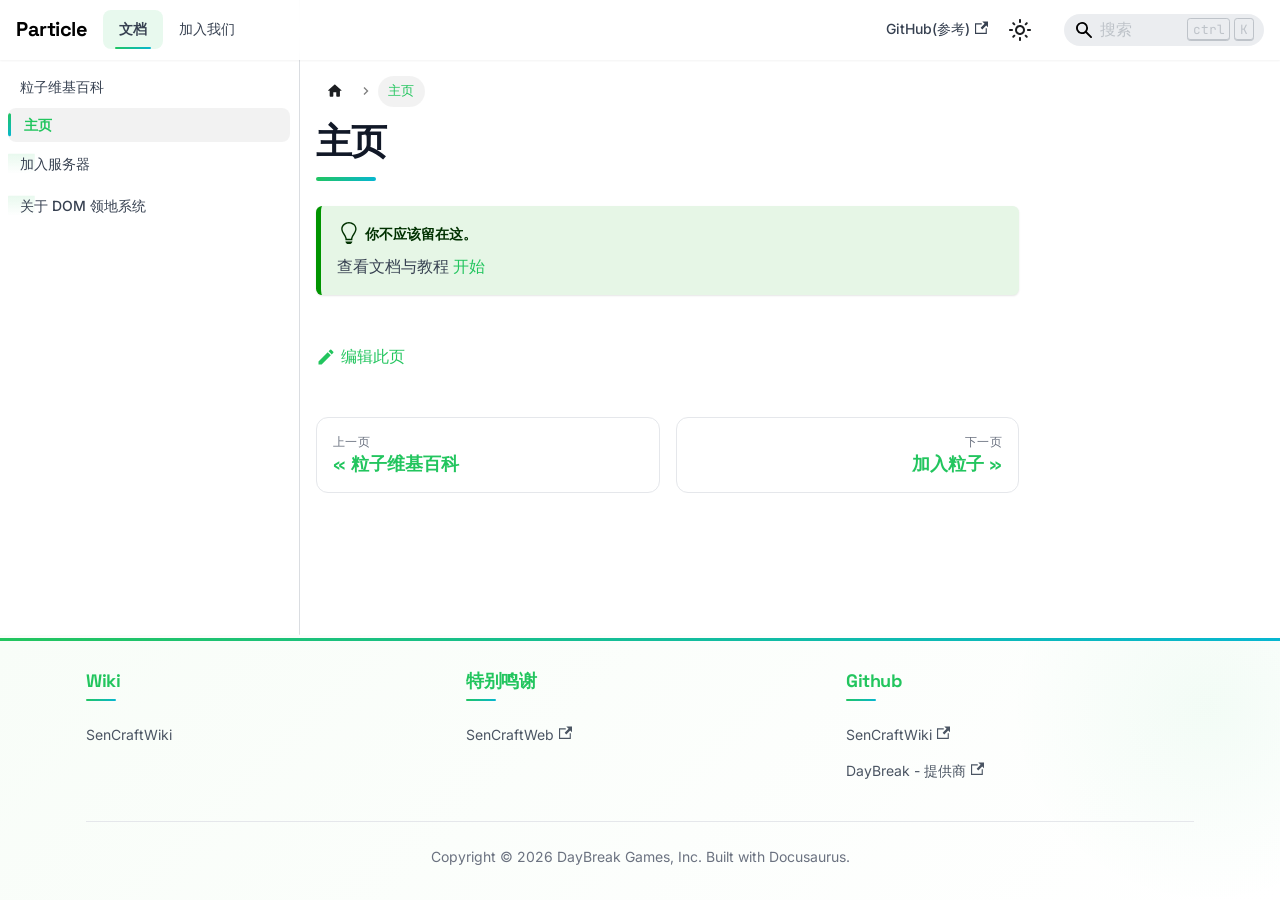
<file: docs/index.html>
<!doctype html>
<html lang="zh-Hans" dir="ltr" class="docs-wrapper plugin-docs plugin-id-default docs-version-current docs-doc-page docs-doc-id-index" data-has-hydrated="false">
<head>
<meta charset="UTF-8">
<meta name="generator" content="Docusaurus v3.7.0">
<title data-rh="true">主页 | ParticleWiki</title><meta data-rh="true" name="viewport" content="width=device-width,initial-scale=1"><meta data-rh="true" name="twitter:card" content="summary_large_image"><meta data-rh="true" property="og:image" content="https://your-docusaurus-site.example.com/img/docusaurus-social-card.jpg"><meta data-rh="true" name="twitter:image" content="https://your-docusaurus-site.example.com/img/docusaurus-social-card.jpg"><meta data-rh="true" property="og:url" content="https://your-docusaurus-site.example.com/docs/"><meta data-rh="true" property="og:locale" content="zh_Hans"><meta data-rh="true" name="docusaurus_locale" content="zh-Hans"><meta data-rh="true" name="docsearch:language" content="zh-Hans"><meta data-rh="true" name="docusaurus_version" content="current"><meta data-rh="true" name="docusaurus_tag" content="docs-default-current"><meta data-rh="true" name="docsearch:version" content="current"><meta data-rh="true" name="docsearch:docusaurus_tag" content="docs-default-current"><meta data-rh="true" property="og:title" content="主页 | ParticleWiki"><meta data-rh="true" name="description" content="查看文档与教程 开始"><meta data-rh="true" property="og:description" content="查看文档与教程 开始"><link data-rh="true" rel="canonical" href="https://your-docusaurus-site.example.com/docs/"><link data-rh="true" rel="alternate" href="https://your-docusaurus-site.example.com/docs/" hreflang="zh-Hans"><link data-rh="true" rel="alternate" href="https://your-docusaurus-site.example.com/docs/" hreflang="x-default"><link rel="preconnect" href="https://fonts.googleapis.com">
<link rel="preconnect" href="https://fonts.gstatic.com" crossorigin="anonymous">
<link rel="stylesheet" href="https://fonts.googleapis.com/css2?family=Inter:wght@300;400;500;600;700&amp;family=Space+Grotesk:wght@400;500;600;700&amp;family=JetBrains+Mono:wght@400;500;600&amp;display=swap"><link rel="stylesheet" href="/assets/css/styles.c9b0ea21.css">
<script src="/assets/js/runtime~main.9986ceae.js" defer="defer"></script>
<script src="/assets/js/main.9aad3505.js" defer="defer"></script>
</head>
<body class="navigation-with-keyboard">
<script>!function(){function t(t){document.documentElement.setAttribute("data-theme",t)}var e=function(){try{return new URLSearchParams(window.location.search).get("docusaurus-theme")}catch(t){}}()||function(){try{return window.localStorage.getItem("theme")}catch(t){}}();t(null!==e?e:"light")}(),function(){try{const n=new URLSearchParams(window.location.search).entries();for(var[t,e]of n)if(t.startsWith("docusaurus-data-")){var a=t.replace("docusaurus-data-","data-");document.documentElement.setAttribute(a,e)}}catch(t){}}()</script><div id="__docusaurus"><div class="mobile-sidebar-float" aria-label="文档侧边栏"><button class="mobile-sidebar-float__button" aria-expanded="false" aria-label="打开文档侧边栏"><svg viewBox="0 0 24 24" width="18" height="18" stroke="currentColor" stroke-width="2" fill="none"><path d="M8 6h13M8 12h13M8 18h13M3 6h.01M3 12h.01M3 18h.01"></path></svg></button><div class="mobile-sidebar-float__panel" role="navigation" aria-label="文档侧边栏"><div class="mobile-sidebar-float__header"><h3 class="mobile-sidebar-float__title">文档目录</h3><button class="mobile-sidebar-float__close" aria-label="关闭"><svg viewBox="0 0 24 24" width="20" height="20" stroke="currentColor" stroke-width="2" fill="none"><path d="M18 6L6 18M6 6l12 12"></path></svg></button></div><div class="mobile-sidebar-float__content"><div style="padding:16px;text-align:center;color:var(--ifm-color-emphasis-600)">正在加载目录...</div></div></div></div><div role="region" aria-label="跳到主要内容"><a class="skipToContent_fXgn" href="#__docusaurus_skipToContent_fallback">跳到主要内容</a></div><nav aria-label="主导航" class="navbar navbar--fixed-top"><div class="navbar__inner"><div class="navbar__items"><button aria-label="切换导航栏" aria-expanded="false" class="navbar__toggle clean-btn" type="button"><svg width="30" height="30" viewBox="0 0 30 30" aria-hidden="true"><path stroke="currentColor" stroke-linecap="round" stroke-miterlimit="10" stroke-width="2" d="M4 7h22M4 15h22M4 23h22"></path></svg></button><a class="navbar__brand" href="/"><b class="navbar__title text--truncate">Particle</b></a><a aria-current="page" class="navbar__item navbar__link navbar__link--active" href="/docs/wiki">文档</a><a class="navbar__item navbar__link" href="/docs/join/join_server">加入我们</a></div><div class="navbar__items navbar__items--right"><a href="https://github.com/SenCraftServer/SenCraftWiki" target="_blank" rel="noopener noreferrer" class="navbar__item navbar__link">GitHub(参考)<svg width="13.5" height="13.5" aria-hidden="true" viewBox="0 0 24 24" class="iconExternalLink_nPIU"><path fill="currentColor" d="M21 13v10h-21v-19h12v2h-10v15h17v-8h2zm3-12h-10.988l4.035 4-6.977 7.07 2.828 2.828 6.977-7.07 4.125 4.172v-11z"></path></svg></a><div class="toggle_MW0i colorModeToggle_DEke"><button class="clean-btn toggleButton_yw5v toggleButtonDisabled_BJd7" type="button" disabled="" title="切换浅色/暗黑模式（当前为浅色模式）" aria-label="切换浅色/暗黑模式（当前为浅色模式）"><svg viewBox="0 0 24 24" width="24" height="24" class="lightToggleIcon_SFTY"><path fill="currentColor" d="M12,9c1.65,0,3,1.35,3,3s-1.35,3-3,3s-3-1.35-3-3S10.35,9,12,9 M12,7c-2.76,0-5,2.24-5,5s2.24,5,5,5s5-2.24,5-5 S14.76,7,12,7L12,7z M2,13l2,0c0.55,0,1-0.45,1-1s-0.45-1-1-1l-2,0c-0.55,0-1,0.45-1,1S1.45,13,2,13z M20,13l2,0c0.55,0,1-0.45,1-1 s-0.45-1-1-1l-2,0c-0.55,0-1,0.45-1,1S19.45,13,20,13z M11,2v2c0,0.55,0.45,1,1,1s1-0.45,1-1V2c0-0.55-0.45-1-1-1S11,1.45,11,2z M11,20v2c0,0.55,0.45,1,1,1s1-0.45,1-1v-2c0-0.55-0.45-1-1-1C11.45,19,11,19.45,11,20z M5.99,4.58c-0.39-0.39-1.03-0.39-1.41,0 c-0.39,0.39-0.39,1.03,0,1.41l1.06,1.06c0.39,0.39,1.03,0.39,1.41,0s0.39-1.03,0-1.41L5.99,4.58z M18.36,16.95 c-0.39-0.39-1.03-0.39-1.41,0c-0.39,0.39-0.39,1.03,0,1.41l1.06,1.06c0.39,0.39,1.03,0.39,1.41,0c0.39-0.39,0.39-1.03,0-1.41 L18.36,16.95z M19.42,5.99c0.39-0.39,0.39-1.03,0-1.41c-0.39-0.39-1.03-0.39-1.41,0l-1.06,1.06c-0.39,0.39-0.39,1.03,0,1.41 s1.03,0.39,1.41,0L19.42,5.99z M7.05,18.36c0.39-0.39,0.39-1.03,0-1.41c-0.39-0.39-1.03-0.39-1.41,0l-1.06,1.06 c-0.39,0.39-0.39,1.03,0,1.41s1.03,0.39,1.41,0L7.05,18.36z"></path></svg><svg viewBox="0 0 24 24" width="24" height="24" class="darkToggleIcon_ekgs"><path fill="currentColor" d="M9.37,5.51C9.19,6.15,9.1,6.82,9.1,7.5c0,4.08,3.32,7.4,7.4,7.4c0.68,0,1.35-0.09,1.99-0.27C17.45,17.19,14.93,19,12,19 c-3.86,0-7-3.14-7-7C5,9.07,6.81,6.55,9.37,5.51z M12,3c-4.97,0-9,4.03-9,9s4.03,9,9,9s9-4.03,9-9c0-0.46-0.04-0.92-0.1-1.36 c-0.98,1.37-2.58,2.26-4.4,2.26c-2.98,0-5.4-2.42-5.4-5.4c0-1.81,0.89-3.42,2.26-4.4C12.92,3.04,12.46,3,12,3L12,3z"></path></svg></button></div><div class="navbarSearchContainer_Bca1"><div class="navbar__search searchBarContainer_NW3z" dir="ltr"><input placeholder="搜索" aria-label="Search" class="navbar__search-input searchInput_YFbd" value=""><div class="loadingRing_RJI3 searchBarLoadingRing_YnHq"><div></div><div></div><div></div><div></div></div></div></div></div></div><div role="presentation" class="navbar-sidebar__backdrop"></div></nav><div id="__docusaurus_skipToContent_fallback" class="main-wrapper mainWrapper_z2l0"><div class="docsWrapper_hBAB"><button aria-label="回到顶部" class="clean-btn theme-back-to-top-button backToTopButton_sjWU" type="button"></button><div class="docRoot_UBD9"><aside class="theme-doc-sidebar-container docSidebarContainer_YfHR"><div class="sidebarViewport_aRkj"><div class="sidebar_njMd"><nav aria-label="文档侧边栏" class="menu thin-scrollbar menu_SIkG"><ul class="theme-doc-sidebar-menu menu__list"><li class="theme-doc-sidebar-item-link theme-doc-sidebar-item-link-level-1 menu__list-item"><a class="menu__link" href="/docs/wiki">粒子维基百科</a></li><li class="theme-doc-sidebar-item-link theme-doc-sidebar-item-link-level-1 menu__list-item"><a class="menu__link menu__link--active" aria-current="page" href="/docs/">主页</a></li><li class="theme-doc-sidebar-item-category theme-doc-sidebar-item-category-level-1 menu__list-item menu__list-item--collapsed"><div class="menu__list-item-collapsible"><a class="menu__link menu__link--sublist menu__link--sublist-caret" role="button" aria-expanded="false" href="/docs/join/join_server">加入服务器</a></div></li><li class="theme-doc-sidebar-item-category theme-doc-sidebar-item-category-level-1 menu__list-item menu__list-item--collapsed"><div class="menu__list-item-collapsible"><a class="menu__link menu__link--sublist menu__link--sublist-caret" role="button" aria-expanded="false" href="/docs/dom/help">关于 DOM 领地系统</a></div></li></ul></nav></div></div></aside><main class="docMainContainer_TBSr"><div class="container padding-top--md padding-bottom--lg"><div class="row"><div class="col docItemCol_VOVn"><div class="docItemContainer_Djhp"><article><nav class="theme-doc-breadcrumbs breadcrumbsContainer_Z_bl" aria-label="页面路径"><ul class="breadcrumbs" itemscope="" itemtype="https://schema.org/BreadcrumbList"><li class="breadcrumbs__item"><a aria-label="主页面" class="breadcrumbs__link" href="/"><svg viewBox="0 0 24 24" class="breadcrumbHomeIcon_YNFT"><path d="M10 19v-5h4v5c0 .55.45 1 1 1h3c.55 0 1-.45 1-1v-7h1.7c.46 0 .68-.57.33-.87L12.67 3.6c-.38-.34-.96-.34-1.34 0l-8.36 7.53c-.34.3-.13.87.33.87H5v7c0 .55.45 1 1 1h3c.55 0 1-.45 1-1z" fill="currentColor"></path></svg></a></li><li itemscope="" itemprop="itemListElement" itemtype="https://schema.org/ListItem" class="breadcrumbs__item breadcrumbs__item--active"><span class="breadcrumbs__link" itemprop="name">主页</span><meta itemprop="position" content="1"></li></ul></nav><div class="theme-doc-markdown markdown"><header><h1>主页</h1></header><div class="theme-admonition theme-admonition-tip admonition_xJq3 alert alert--success"><div class="admonitionHeading_Gvgb"><span class="admonitionIcon_Rf37"><svg viewBox="0 0 12 16"><path fill-rule="evenodd" d="M6.5 0C3.48 0 1 2.19 1 5c0 .92.55 2.25 1 3 1.34 2.25 1.78 2.78 2 4v1h5v-1c.22-1.22.66-1.75 2-4 .45-.75 1-2.08 1-3 0-2.81-2.48-5-5.5-5zm3.64 7.48c-.25.44-.47.8-.67 1.11-.86 1.41-1.25 2.06-1.45 3.23-.02.05-.02.11-.02.17H5c0-.06 0-.13-.02-.17-.2-1.17-.59-1.83-1.45-3.23-.2-.31-.42-.67-.67-1.11C2.44 6.78 2 5.65 2 5c0-2.2 2.02-4 4.5-4 1.22 0 2.36.42 3.22 1.19C10.55 2.94 11 3.94 11 5c0 .66-.44 1.78-.86 2.48zM4 14h5c-.23 1.14-1.3 2-2.5 2s-2.27-.86-2.5-2z"></path></svg></span>你不应该留在这。</div><div class="admonitionContent_BuS1"><p>查看文档与教程 <a href="/docs/join/join_server">开始</a></p></div></div></div><footer class="theme-doc-footer docusaurus-mt-lg"><div class="row margin-top--sm theme-doc-footer-edit-meta-row"><div class="col"><a href="https://github.com/laoDay-114/LaoDay-114.github.io/lizi-cn/docs/index.md" target="_blank" rel="noopener noreferrer" class="theme-edit-this-page"><svg fill="currentColor" height="20" width="20" viewBox="0 0 40 40" class="iconEdit_Z9Sw" aria-hidden="true"><g><path d="m34.5 11.7l-3 3.1-6.3-6.3 3.1-3q0.5-0.5 1.2-0.5t1.1 0.5l3.9 3.9q0.5 0.4 0.5 1.1t-0.5 1.2z m-29.5 17.1l18.4-18.5 6.3 6.3-18.4 18.4h-6.3v-6.2z"></path></g></svg>编辑此页</a></div><div class="col lastUpdated_JAkA"></div></div></footer></article><nav class="pagination-nav docusaurus-mt-lg" aria-label="文件选项卡"><a class="pagination-nav__link pagination-nav__link--prev" href="/docs/wiki"><div class="pagination-nav__sublabel">上一页</div><div class="pagination-nav__label">粒子维基百科</div></a><a class="pagination-nav__link pagination-nav__link--next" href="/docs/join/join_server"><div class="pagination-nav__sublabel">下一页</div><div class="pagination-nav__label">加入粒子</div></a></nav></div></div></div></div></main></div></div></div><footer class="footer"><div class="container container-fluid"><div class="row footer__links"><div class="col footer__col"><div class="footer__title">Wiki</div><ul class="footer__items clean-list"><li class="footer__item"><a class="footer__link-item" href="/docs/wiki">SenCraftWiki</a></li></ul></div><div class="col footer__col"><div class="footer__title">特别鸣谢</div><ul class="footer__items clean-list"><li class="footer__item"><a href="https://www.sencraft.top" target="_blank" rel="noopener noreferrer" class="footer__link-item">SenCraftWeb<svg width="13.5" height="13.5" aria-hidden="true" viewBox="0 0 24 24" class="iconExternalLink_nPIU"><path fill="currentColor" d="M21 13v10h-21v-19h12v2h-10v15h17v-8h2zm3-12h-10.988l4.035 4-6.977 7.07 2.828 2.828 6.977-7.07 4.125 4.172v-11z"></path></svg></a></li></ul></div><div class="col footer__col"><div class="footer__title">Github</div><ul class="footer__items clean-list"><li class="footer__item"><a href="https://github.com/SenCraftServer" target="_blank" rel="noopener noreferrer" class="footer__link-item">SenCraftWiki<svg width="13.5" height="13.5" aria-hidden="true" viewBox="0 0 24 24" class="iconExternalLink_nPIU"><path fill="currentColor" d="M21 13v10h-21v-19h12v2h-10v15h17v-8h2zm3-12h-10.988l4.035 4-6.977 7.07 2.828 2.828 6.977-7.07 4.125 4.172v-11z"></path></svg></a></li><li class="footer__item"><a href="https://github.com/LaoDay-114" target="_blank" rel="noopener noreferrer" class="footer__link-item">DayBreak - 提供商<svg width="13.5" height="13.5" aria-hidden="true" viewBox="0 0 24 24" class="iconExternalLink_nPIU"><path fill="currentColor" d="M21 13v10h-21v-19h12v2h-10v15h17v-8h2zm3-12h-10.988l4.035 4-6.977 7.07 2.828 2.828 6.977-7.07 4.125 4.172v-11z"></path></svg></a></li></ul></div></div><div class="footer__bottom text--center"><div class="footer__copyright">Copyright © 2026 DayBreak Games, Inc. Built with Docusaurus.</div></div></div></footer></div>
</body>
</html>
</file>
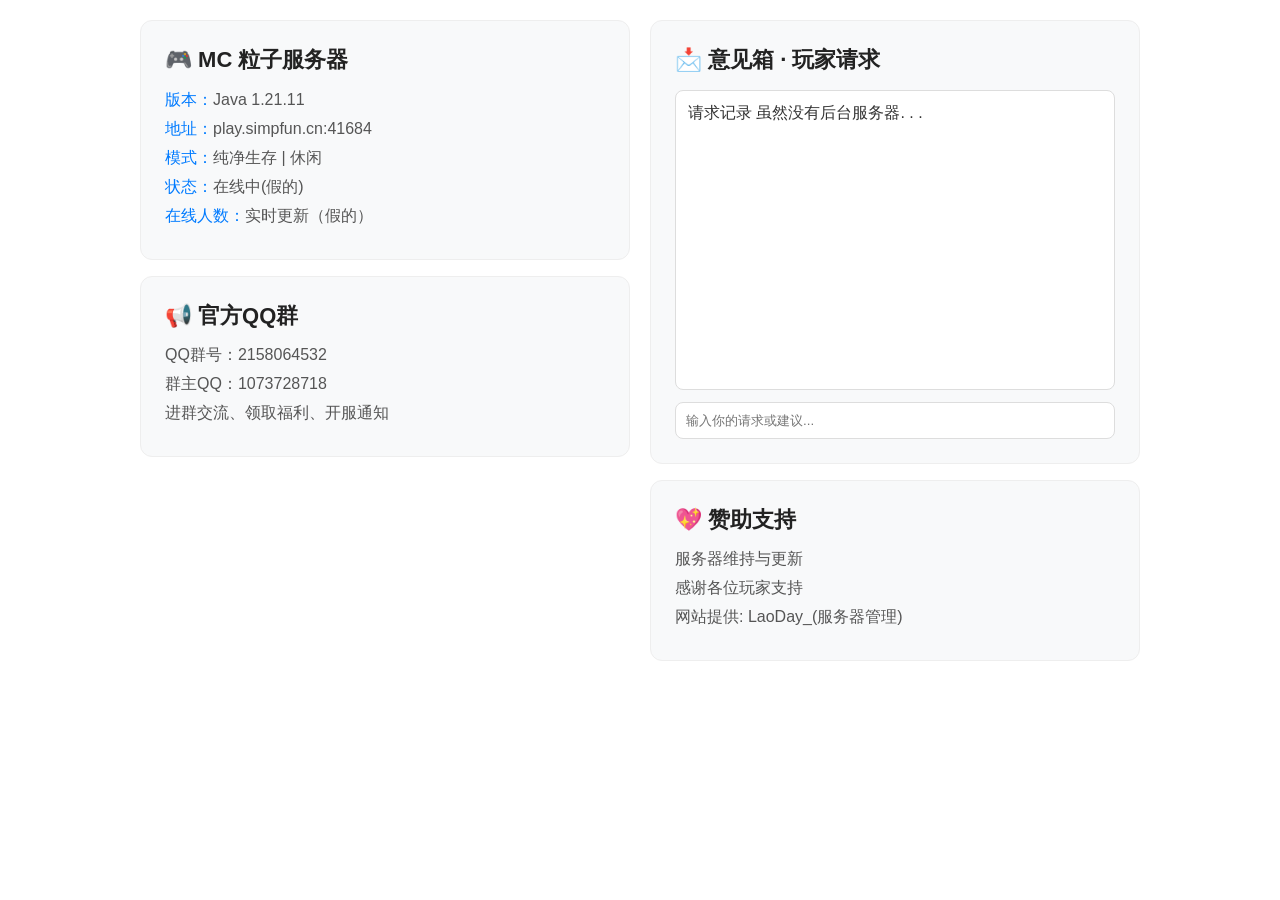
<file: lizi-cn/index.html>
<!DOCTYPE html>
<html lang="zh-CN">
<head>
<meta charset="UTF-8">
<title>粒子服务器 - MC</title>
<style>
*{box-sizing:border-box;}
body{background:#ffffff;color:#333;font-family:Arial,sans-serif;margin:0;padding:20px;}
.container{display:flex;gap:20px;max-width:1000px;margin:0 auto;}
.left{flex:1;}
.right{flex:1;}
.card{background:#f8f9fa;border-radius:12px;padding:24px;border:1px solid #eee;margin-bottom:16px;}
h1{color:#222;margin-top:0;font-size:22px;}
.item{margin:8px 0;color:#555;}
.title{color:#007bff;}
.chat-box{height:300px;overflow-y:auto;background:#fff;border:1px solid #ddd;border-radius:8px;padding:12px;margin-bottom:12px;}
.chat-input{width:100%;padding:10px;border:1px solid #ddd;border-radius:8px;outline:none;}
</style>
</head>
<body>
<div class="container">
  <div class="left">
    <div class="card">
      <h1>🎮 MC 粒子服务器</h1>
      <div class="item"><span class="title">版本：</span>Java 1.21.11</div>
      <div class="item"><span class="title">地址：</span>play.simpfun.cn:41684</div>
      <div class="item"><span class="title">模式：</span>纯净生存 | 休闲</div>
      <div class="item"><span class="title">状态：</span>在线中(假的)</div>
      <div class="item"><span class="title">在线人数：</span>实时更新（假的）</div>
    </div>
    <div class="card">
      <h1>📢 官方QQ群</h1>
      <div class="item">QQ群号：2158064532</div>
      <div class="item">群主QQ：1073728718</div>
      <div class="item">进群交流、领取福利、开服通知</div>
    </div>
  </div>
  <div class="right">
    <div class="card">
      <h1>📩 意见箱 · 玩家请求</h1>
      <div class="chat-box" id="chat">
           请求记录
           虽然没有后台服务器. . .
      </div>
      <input class="chat-input" placeholder="输入你的请求或建议..." onkeydown="if(event.key==='Enter')sendChat()">
    </div>
    <div class="card">
      <h1>💖 赞助支持</h1>
      <div class="item">服务器维持与更新</div>
      <div class="item">感谢各位玩家支持</div>
      <div class="item">网站提供: LaoDay_(服务器管理)</div>
    </div>
  </div>
</div>
<script>
function sendChat(){
  let i=document.querySelector('.chat-input');
  if(i.value.trim()){
    let c=document.getElementById('chat');
    c.innerHTML+='<p>玩家请求：'+i.value+'</p>';
    i.value='';
    c.scrollTop=c.scrollHeight;
  }
}
</script>
</body>
</html>
</file>
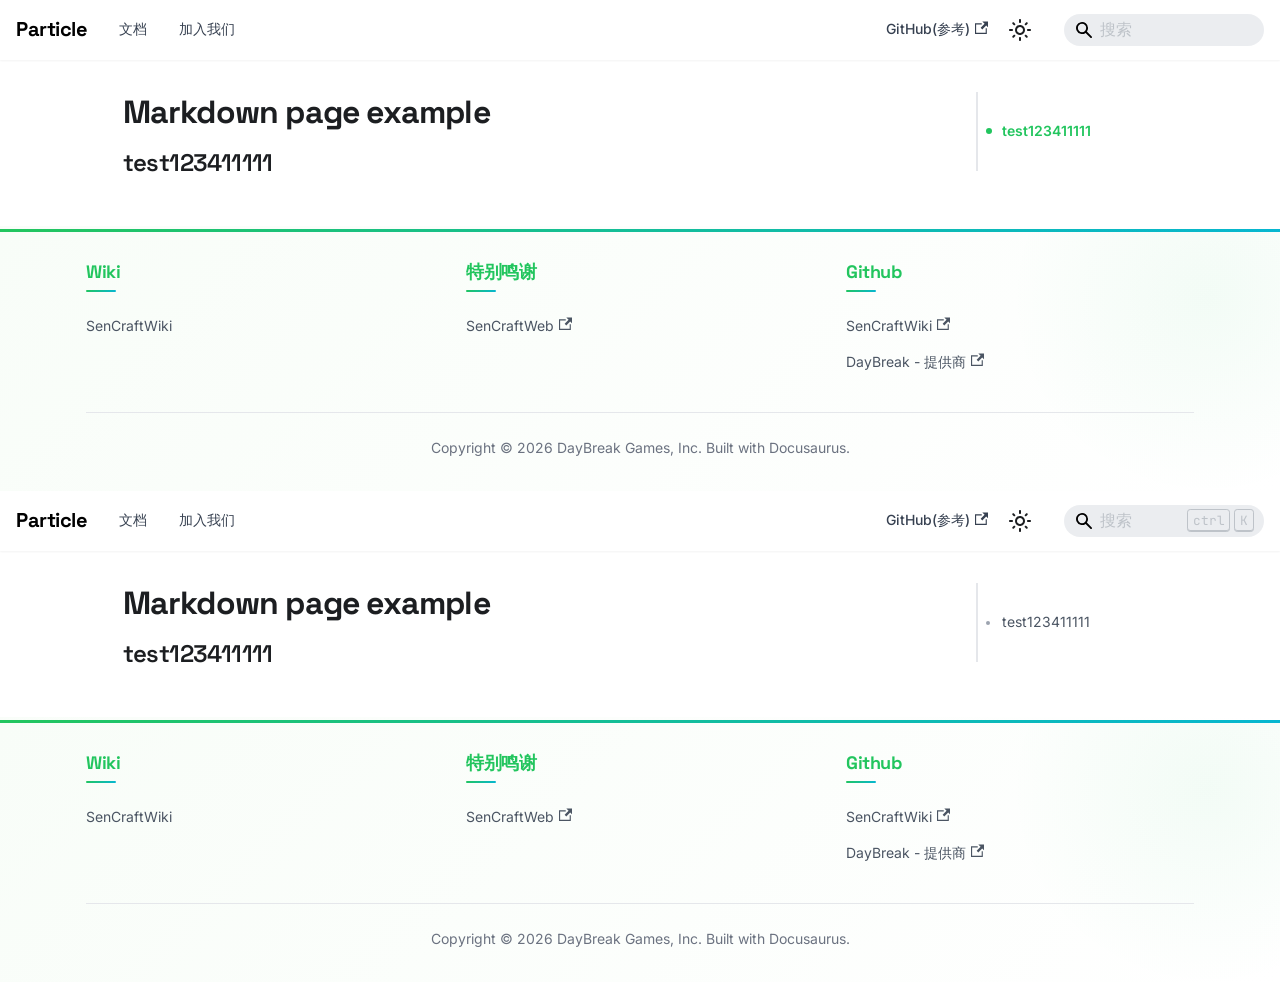
<file: markdown-page/index.html>
<!doctype html>
<html lang="zh-Hans" dir="ltr" class="mdx-wrapper mdx-page plugin-pages plugin-id-default" data-has-hydrated="false">
<head>
<meta charset="UTF-8">
<meta name="generator" content="Docusaurus v3.7.0">
<title data-rh="true">Markdown page example | ParticleWiki</title><meta data-rh="true" name="viewport" content="width=device-width,initial-scale=1"><meta data-rh="true" name="twitter:card" content="summary_large_image"><meta data-rh="true" property="og:image" content="https://your-docusaurus-site.example.com/img/docusaurus-social-card.jpg"><meta data-rh="true" name="twitter:image" content="https://your-docusaurus-site.example.com/img/docusaurus-social-card.jpg"><meta data-rh="true" property="og:url" content="https://your-docusaurus-site.example.com/markdown-page"><meta data-rh="true" property="og:locale" content="zh_Hans"><meta data-rh="true" name="docusaurus_locale" content="zh-Hans"><meta data-rh="true" name="docusaurus_tag" content="default"><meta data-rh="true" name="docsearch:language" content="zh-Hans"><meta data-rh="true" name="docsearch:docusaurus_tag" content="default"><meta data-rh="true" property="og:title" content="Markdown page example | ParticleWiki"><meta data-rh="true" name="description" content="test123411111"><meta data-rh="true" property="og:description" content="test123411111"><link data-rh="true" rel="canonical" href="https://your-docusaurus-site.example.com/markdown-page"><link data-rh="true" rel="alternate" href="https://your-docusaurus-site.example.com/markdown-page" hreflang="zh-Hans"><link data-rh="true" rel="alternate" href="https://your-docusaurus-site.example.com/markdown-page" hreflang="x-default"><link rel="preconnect" href="https://fonts.googleapis.com">
<link rel="preconnect" href="https://fonts.gstatic.com" crossorigin="anonymous">
<link rel="stylesheet" href="https://fonts.googleapis.com/css2?family=Inter:wght@300;400;500;600;700&amp;family=Space+Grotesk:wght@400;500;600;700&amp;family=JetBrains+Mono:wght@400;500;600&amp;display=swap"><link rel="stylesheet" href="/assets/css/styles.c9b0ea21.css">
<script src="/assets/js/runtime~main.9986ceae.js" defer="defer"></script>
<script src="/assets/js/main.9aad3505.js" defer="defer"></script>
</head>
<body class="navigation-with-keyboard">
<script>!function(){function t(t){document.documentElement.setAttribute("data-theme",t)}var e=function(){try{return new URLSearchParams(window.location.search).get("docusaurus-theme")}catch(t){}}()||function(){try{return window.localStorage.getItem("theme")}catch(t){}}();t(null!==e?e:"light")}(),function(){try{const n=new URLSearchParams(window.location.search).entries();for(var[t,e]of n)if(t.startsWith("docusaurus-data-")){var a=t.replace("docusaurus-data-","data-");document.documentElement.setAttribute(a,e)}}catch(t){}}()</script><div id="__docusaurus"><div class="mobile-sidebar-float" aria-label="文档侧边栏"><button class="mobile-sidebar-float__button" aria-expanded="false" aria-label="打开文档侧边栏"><svg viewBox="0 0 24 24" width="18" height="18" stroke="currentColor" stroke-width="2" fill="none"><path d="M8 6h13M8 12h13M8 18h13M3 6h.01M3 12h.01M3 18h.01"></path></svg></button><div class="mobile-sidebar-float__panel" role="navigation" aria-label="文档侧边栏"><div class="mobile-sidebar-float__header"><h3 class="mobile-sidebar-float__title">文档目录</h3><button class="mobile-sidebar-float__close" aria-label="关闭"><svg viewBox="0 0 24 24" width="20" height="20" stroke="currentColor" stroke-width="2" fill="none"><path d="M18 6L6 18M6 6l12 12"></path></svg></button></div><div class="mobile-sidebar-float__content"><div style="padding:16px;text-align:center;color:var(--ifm-color-emphasis-600)">正在加载目录...</div></div></div></div><div role="region" aria-label="跳到主要内容"><a class="skipToContent_fXgn" href="#__docusaurus_skipToContent_fallback">跳到主要内容</a></div><nav aria-label="主导航" class="navbar navbar--fixed-top"><div class="navbar__inner"><div class="navbar__items"><button aria-label="切换导航栏" aria-expanded="false" class="navbar__toggle clean-btn" type="button"><svg width="30" height="30" viewBox="0 0 30 30" aria-hidden="true"><path stroke="currentColor" stroke-linecap="round" stroke-miterlimit="10" stroke-width="2" d="M4 7h22M4 15h22M4 23h22"></path></svg></button><a class="navbar__brand" href="/"><b class="navbar__title text--truncate">Particle</b></a><a class="navbar__item navbar__link" href="/docs/wiki">文档</a><a class="navbar__item navbar__link" href="/docs/join/join_server">加入我们</a></div><div class="navbar__items navbar__items--right"><a href="https://github.com/SenCraftServer/SenCraftWiki" target="_blank" rel="noopener noreferrer" class="navbar__item navbar__link">GitHub(参考)<svg width="13.5" height="13.5" aria-hidden="true" viewBox="0 0 24 24" class="iconExternalLink_nPIU"><path fill="currentColor" d="M21 13v10h-21v-19h12v2h-10v15h17v-8h2zm3-12h-10.988l4.035 4-6.977 7.07 2.828 2.828 6.977-7.07 4.125 4.172v-11z"></path></svg></a><div class="toggle_MW0i colorModeToggle_DEke"><button class="clean-btn toggleButton_yw5v toggleButtonDisabled_BJd7" type="button" disabled="" title="切换浅色/暗黑模式（当前为浅色模式）" aria-label="切换浅色/暗黑模式（当前为浅色模式）"><svg viewBox="0 0 24 24" width="24" height="24" class="lightToggleIcon_SFTY"><path fill="currentColor" d="M12,9c1.65,0,3,1.35,3,3s-1.35,3-3,3s-3-1.35-3-3S10.35,9,12,9 M12,7c-2.76,0-5,2.24-5,5s2.24,5,5,5s5-2.24,5-5 S14.76,7,12,7L12,7z M2,13l2,0c0.55,0,1-0.45,1-1s-0.45-1-1-1l-2,0c-0.55,0-1,0.45-1,1S1.45,13,2,13z M20,13l2,0c0.55,0,1-0.45,1-1 s-0.45-1-1-1l-2,0c-0.55,0-1,0.45-1,1S19.45,13,20,13z M11,2v2c0,0.55,0.45,1,1,1s1-0.45,1-1V2c0-0.55-0.45-1-1-1S11,1.45,11,2z M11,20v2c0,0.55,0.45,1,1,1s1-0.45,1-1v-2c0-0.55-0.45-1-1-1C11.45,19,11,19.45,11,20z M5.99,4.58c-0.39-0.39-1.03-0.39-1.41,0 c-0.39,0.39-0.39,1.03,0,1.41l1.06,1.06c0.39,0.39,1.03,0.39,1.41,0s0.39-1.03,0-1.41L5.99,4.58z M18.36,16.95 c-0.39-0.39-1.03-0.39-1.41,0c-0.39,0.39-0.39,1.03,0,1.41l1.06,1.06c0.39,0.39,1.03,0.39,1.41,0c0.39-0.39,0.39-1.03,0-1.41 L18.36,16.95z M19.42,5.99c0.39-0.39,0.39-1.03,0-1.41c-0.39-0.39-1.03-0.39-1.41,0l-1.06,1.06c-0.39,0.39-0.39,1.03,0,1.41 s1.03,0.39,1.41,0L19.42,5.99z M7.05,18.36c0.39-0.39,0.39-1.03,0-1.41c-0.39-0.39-1.03-0.39-1.41,0l-1.06,1.06 c-0.39,0.39-0.39,1.03,0,1.41s1.03,0.39,1.41,0L7.05,18.36z"></path></svg><svg viewBox="0 0 24 24" width="24" height="24" class="darkToggleIcon_ekgs"><path fill="currentColor" d="M9.37,5.51C9.19,6.15,9.1,6.82,9.1,7.5c0,4.08,3.32,7.4,7.4,7.4c0.68,0,1.35-0.09,1.99-0.27C17.45,17.19,14.93,19,12,19 c-3.86,0-7-3.14-7-7C5,9.07,6.81,6.55,9.37,5.51z M12,3c-4.97,0-9,4.03-9,9s4.03,9,9,9s9-4.03,9-9c0-0.46-0.04-0.92-0.1-1.36 c-0.98,1.37-2.58,2.26-4.4,2.26c-2.98,0-5.4-2.42-5.4-5.4c0-1.81,0.89-3.42,2.26-4.4C12.92,3.04,12.46,3,12,3L12,3z"></path></svg></button></div><div class="navbarSearchContainer_Bca1"><div class="navbar__search searchBarContainer_NW3z" dir="ltr"><input placeholder="搜索" aria-label="Search" class="navbar__search-input searchInput_YFbd" value=""><div class="loadingRing_RJI3 searchBarLoadingRing_YnHq"><div></div><div></div><div></div><div></div></div></div></div></div></div><div role="presentation" class="navbar-sidebar__backdrop"></div></nav><div id="__docusaurus_skipToContent_fallback" class="main-wrapper mainWrapper_z2l0"><main class="container container--fluid margin-vert--lg"><div class="row mdxPageWrapper_j9I6"><div class="col col--8"><article><header><h1>Markdown page example</h1></header>
<h2 class="anchor anchorWithStickyNavbar_LWe7" id="test123411111">test123411111<a href="#test123411111" class="hash-link" aria-label="test123411111的直接链接" title="test123411111的直接链接">​</a></h2></article></div><div class="col col--2"><div class="tableOfContents_bqdL thin-scrollbar"><ul class="table-of-contents table-of-contents__left-border"><li><a href="#test123411111" class="table-of-contents__link toc-highlight">test123411111</a></li></ul></div></div></div></main></div><footer class="footer"><div class="container container-fluid"><div class="row footer__links"><div class="col footer__col"><div class="footer__title">Wiki</div><ul class="footer__items clean-list"><li class="footer__item"><a class="footer__link-item" href="/docs/wiki">SenCraftWiki</a></li></ul></div><div class="col footer__col"><div class="footer__title">特别鸣谢</div><ul class="footer__items clean-list"><li class="footer__item"><a href="https://www.sencraft.top" target="_blank" rel="noopener noreferrer" class="footer__link-item">SenCraftWeb<svg width="13.5" height="13.5" aria-hidden="true" viewBox="0 0 24 24" class="iconExternalLink_nPIU"><path fill="currentColor" d="M21 13v10h-21v-19h12v2h-10v15h17v-8h2zm3-12h-10.988l4.035 4-6.977 7.07 2.828 2.828 6.977-7.07 4.125 4.172v-11z"></path></svg></a></li></ul></div><div class="col footer__col"><div class="footer__title">Github</div><ul class="footer__items clean-list"><li class="footer__item"><a href="https://github.com/SenCraftServer" target="_blank" rel="noopener noreferrer" class="footer__link-item">SenCraftWiki<svg width="13.5" height="13.5" aria-hidden="true" viewBox="0 0 24 24" class="iconExternalLink_nPIU"><path fill="currentColor" d="M21 13v10h-21v-19h12v2h-10v15h17v-8h2zm3-12h-10.988l4.035 4-6.977 7.07 2.828 2.828 6.977-7.07 4.125 4.172v-11z"></path></svg></a></li><li class="footer__item"><a href="https://github.com/LaoDay-114" target="_blank" rel="noopener noreferrer" class="footer__link-item">DayBreak - 提供商<svg width="13.5" height="13.5" aria-hidden="true" viewBox="0 0 24 24" class="iconExternalLink_nPIU"><path fill="currentColor" d="M21 13v10h-21v-19h12v2h-10v15h17v-8h2zm3-12h-10.988l4.035 4-6.977 7.07 2.828 2.828 6.977-7.07 4.125 4.172v-11z"></path></svg></a></li></ul></div></div><div class="footer__bottom text--center"><div class="footer__copyright">Copyright © 2026 DayBreak Games, Inc. Built with Docusaurus.</div></div></div></footer></div>
</body>
</html>
</file>
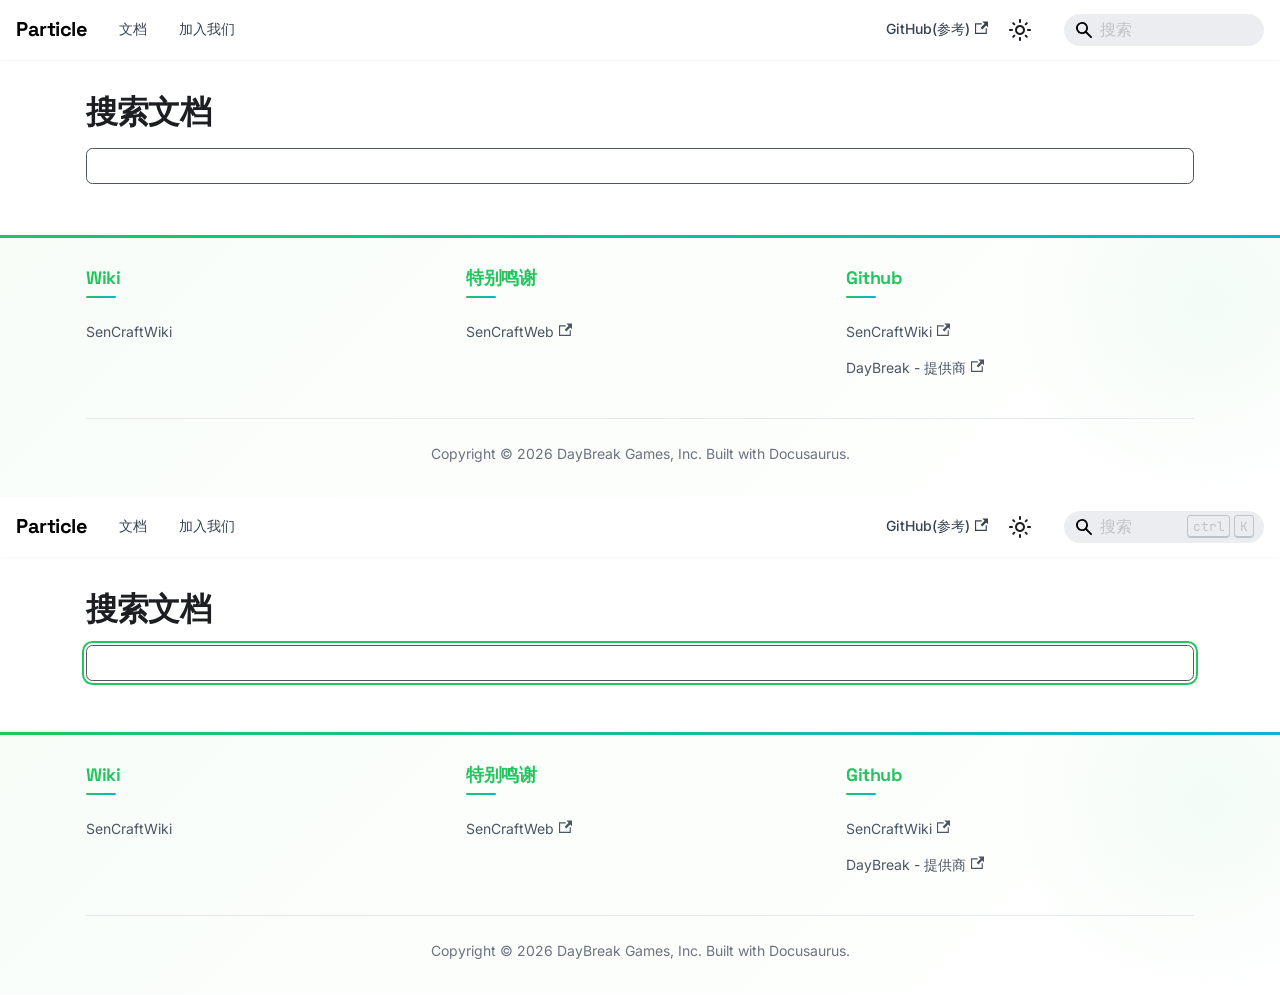
<file: search/index.html>
<!doctype html>
<html lang="zh-Hans" dir="ltr" class="plugin-@easyops-cn/docusaurus-search-local plugin-id-default" data-has-hydrated="false">
<head>
<meta charset="UTF-8">
<meta name="generator" content="Docusaurus v3.7.0">
<title data-rh="true">搜索文档</title><meta data-rh="true" property="og:title" content="ParticleWiki"><meta data-rh="true" name="viewport" content="width=device-width,initial-scale=1"><meta data-rh="true" name="twitter:card" content="summary_large_image"><meta data-rh="true" property="og:image" content="https://your-docusaurus-site.example.com/img/docusaurus-social-card.jpg"><meta data-rh="true" name="twitter:image" content="https://your-docusaurus-site.example.com/img/docusaurus-social-card.jpg"><meta data-rh="true" property="og:url" content="https://your-docusaurus-site.example.com/search"><meta data-rh="true" property="og:locale" content="zh_Hans"><meta data-rh="true" name="docusaurus_locale" content="zh-Hans"><meta data-rh="true" name="docusaurus_tag" content="default"><meta data-rh="true" name="docsearch:language" content="zh-Hans"><meta data-rh="true" name="docsearch:docusaurus_tag" content="default"><meta data-rh="true" property="robots" content="noindex, follow"><link data-rh="true" rel="canonical" href="https://your-docusaurus-site.example.com/search"><link data-rh="true" rel="alternate" href="https://your-docusaurus-site.example.com/search" hreflang="zh-Hans"><link data-rh="true" rel="alternate" href="https://your-docusaurus-site.example.com/search" hreflang="x-default"><link rel="preconnect" href="https://fonts.googleapis.com">
<link rel="preconnect" href="https://fonts.gstatic.com" crossorigin="anonymous">
<link rel="stylesheet" href="https://fonts.googleapis.com/css2?family=Inter:wght@300;400;500;600;700&amp;family=Space+Grotesk:wght@400;500;600;700&amp;family=JetBrains+Mono:wght@400;500;600&amp;display=swap"><link rel="stylesheet" href="/assets/css/styles.c9b0ea21.css">
<script src="/assets/js/runtime~main.9986ceae.js" defer="defer"></script>
<script src="/assets/js/main.9aad3505.js" defer="defer"></script>
</head>
<body class="navigation-with-keyboard">
<script>!function(){function t(t){document.documentElement.setAttribute("data-theme",t)}var e=function(){try{return new URLSearchParams(window.location.search).get("docusaurus-theme")}catch(t){}}()||function(){try{return window.localStorage.getItem("theme")}catch(t){}}();t(null!==e?e:"light")}(),function(){try{const n=new URLSearchParams(window.location.search).entries();for(var[t,e]of n)if(t.startsWith("docusaurus-data-")){var a=t.replace("docusaurus-data-","data-");document.documentElement.setAttribute(a,e)}}catch(t){}}()</script><div id="__docusaurus"><div class="mobile-sidebar-float" aria-label="文档侧边栏"><button class="mobile-sidebar-float__button" aria-expanded="false" aria-label="打开文档侧边栏"><svg viewBox="0 0 24 24" width="18" height="18" stroke="currentColor" stroke-width="2" fill="none"><path d="M8 6h13M8 12h13M8 18h13M3 6h.01M3 12h.01M3 18h.01"></path></svg></button><div class="mobile-sidebar-float__panel" role="navigation" aria-label="文档侧边栏"><div class="mobile-sidebar-float__header"><h3 class="mobile-sidebar-float__title">文档目录</h3><button class="mobile-sidebar-float__close" aria-label="关闭"><svg viewBox="0 0 24 24" width="20" height="20" stroke="currentColor" stroke-width="2" fill="none"><path d="M18 6L6 18M6 6l12 12"></path></svg></button></div><div class="mobile-sidebar-float__content"><div style="padding:16px;text-align:center;color:var(--ifm-color-emphasis-600)">正在加载目录...</div></div></div></div><div role="region" aria-label="跳到主要内容"><a class="skipToContent_fXgn" href="#__docusaurus_skipToContent_fallback">跳到主要内容</a></div><nav aria-label="主导航" class="navbar navbar--fixed-top"><div class="navbar__inner"><div class="navbar__items"><button aria-label="切换导航栏" aria-expanded="false" class="navbar__toggle clean-btn" type="button"><svg width="30" height="30" viewBox="0 0 30 30" aria-hidden="true"><path stroke="currentColor" stroke-linecap="round" stroke-miterlimit="10" stroke-width="2" d="M4 7h22M4 15h22M4 23h22"></path></svg></button><a class="navbar__brand" href="/"><b class="navbar__title text--truncate">Particle</b></a><a class="navbar__item navbar__link" href="/docs/wiki">文档</a><a class="navbar__item navbar__link" href="/docs/join/join_server">加入我们</a></div><div class="navbar__items navbar__items--right"><a href="https://github.com/SenCraftServer/SenCraftWiki" target="_blank" rel="noopener noreferrer" class="navbar__item navbar__link">GitHub(参考)<svg width="13.5" height="13.5" aria-hidden="true" viewBox="0 0 24 24" class="iconExternalLink_nPIU"><path fill="currentColor" d="M21 13v10h-21v-19h12v2h-10v15h17v-8h2zm3-12h-10.988l4.035 4-6.977 7.07 2.828 2.828 6.977-7.07 4.125 4.172v-11z"></path></svg></a><div class="toggle_MW0i colorModeToggle_DEke"><button class="clean-btn toggleButton_yw5v toggleButtonDisabled_BJd7" type="button" disabled="" title="切换浅色/暗黑模式（当前为浅色模式）" aria-label="切换浅色/暗黑模式（当前为浅色模式）"><svg viewBox="0 0 24 24" width="24" height="24" class="lightToggleIcon_SFTY"><path fill="currentColor" d="M12,9c1.65,0,3,1.35,3,3s-1.35,3-3,3s-3-1.35-3-3S10.35,9,12,9 M12,7c-2.76,0-5,2.24-5,5s2.24,5,5,5s5-2.24,5-5 S14.76,7,12,7L12,7z M2,13l2,0c0.55,0,1-0.45,1-1s-0.45-1-1-1l-2,0c-0.55,0-1,0.45-1,1S1.45,13,2,13z M20,13l2,0c0.55,0,1-0.45,1-1 s-0.45-1-1-1l-2,0c-0.55,0-1,0.45-1,1S19.45,13,20,13z M11,2v2c0,0.55,0.45,1,1,1s1-0.45,1-1V2c0-0.55-0.45-1-1-1S11,1.45,11,2z M11,20v2c0,0.55,0.45,1,1,1s1-0.45,1-1v-2c0-0.55-0.45-1-1-1C11.45,19,11,19.45,11,20z M5.99,4.58c-0.39-0.39-1.03-0.39-1.41,0 c-0.39,0.39-0.39,1.03,0,1.41l1.06,1.06c0.39,0.39,1.03,0.39,1.41,0s0.39-1.03,0-1.41L5.99,4.58z M18.36,16.95 c-0.39-0.39-1.03-0.39-1.41,0c-0.39,0.39-0.39,1.03,0,1.41l1.06,1.06c0.39,0.39,1.03,0.39,1.41,0c0.39-0.39,0.39-1.03,0-1.41 L18.36,16.95z M19.42,5.99c0.39-0.39,0.39-1.03,0-1.41c-0.39-0.39-1.03-0.39-1.41,0l-1.06,1.06c-0.39,0.39-0.39,1.03,0,1.41 s1.03,0.39,1.41,0L19.42,5.99z M7.05,18.36c0.39-0.39,0.39-1.03,0-1.41c-0.39-0.39-1.03-0.39-1.41,0l-1.06,1.06 c-0.39,0.39-0.39,1.03,0,1.41s1.03,0.39,1.41,0L7.05,18.36z"></path></svg><svg viewBox="0 0 24 24" width="24" height="24" class="darkToggleIcon_ekgs"><path fill="currentColor" d="M9.37,5.51C9.19,6.15,9.1,6.82,9.1,7.5c0,4.08,3.32,7.4,7.4,7.4c0.68,0,1.35-0.09,1.99-0.27C17.45,17.19,14.93,19,12,19 c-3.86,0-7-3.14-7-7C5,9.07,6.81,6.55,9.37,5.51z M12,3c-4.97,0-9,4.03-9,9s4.03,9,9,9s9-4.03,9-9c0-0.46-0.04-0.92-0.1-1.36 c-0.98,1.37-2.58,2.26-4.4,2.26c-2.98,0-5.4-2.42-5.4-5.4c0-1.81,0.89-3.42,2.26-4.4C12.92,3.04,12.46,3,12,3L12,3z"></path></svg></button></div><div class="navbarSearchContainer_Bca1"><div class="navbar__search searchBarContainer_NW3z" dir="ltr"><input placeholder="搜索" aria-label="Search" class="navbar__search-input searchInput_YFbd" value=""><div class="loadingRing_RJI3 searchBarLoadingRing_YnHq"><div></div><div></div><div></div><div></div></div></div></div></div></div><div role="presentation" class="navbar-sidebar__backdrop"></div></nav><div id="__docusaurus_skipToContent_fallback" class="main-wrapper mainWrapper_z2l0"><div class="container margin-vert--lg"><h1>搜索文档</h1><div class="row"><div class="col col--12"><input type="search" class="searchQueryInput_CFBF" aria-label="Search" autocomplete="off" autofocus="" name="q" value=""></div></div><section></section></div></div><footer class="footer"><div class="container container-fluid"><div class="row footer__links"><div class="col footer__col"><div class="footer__title">Wiki</div><ul class="footer__items clean-list"><li class="footer__item"><a class="footer__link-item" href="/docs/wiki">SenCraftWiki</a></li></ul></div><div class="col footer__col"><div class="footer__title">特别鸣谢</div><ul class="footer__items clean-list"><li class="footer__item"><a href="https://www.sencraft.top" target="_blank" rel="noopener noreferrer" class="footer__link-item">SenCraftWeb<svg width="13.5" height="13.5" aria-hidden="true" viewBox="0 0 24 24" class="iconExternalLink_nPIU"><path fill="currentColor" d="M21 13v10h-21v-19h12v2h-10v15h17v-8h2zm3-12h-10.988l4.035 4-6.977 7.07 2.828 2.828 6.977-7.07 4.125 4.172v-11z"></path></svg></a></li></ul></div><div class="col footer__col"><div class="footer__title">Github</div><ul class="footer__items clean-list"><li class="footer__item"><a href="https://github.com/SenCraftServer" target="_blank" rel="noopener noreferrer" class="footer__link-item">SenCraftWiki<svg width="13.5" height="13.5" aria-hidden="true" viewBox="0 0 24 24" class="iconExternalLink_nPIU"><path fill="currentColor" d="M21 13v10h-21v-19h12v2h-10v15h17v-8h2zm3-12h-10.988l4.035 4-6.977 7.07 2.828 2.828 6.977-7.07 4.125 4.172v-11z"></path></svg></a></li><li class="footer__item"><a href="https://github.com/LaoDay-114" target="_blank" rel="noopener noreferrer" class="footer__link-item">DayBreak - 提供商<svg width="13.5" height="13.5" aria-hidden="true" viewBox="0 0 24 24" class="iconExternalLink_nPIU"><path fill="currentColor" d="M21 13v10h-21v-19h12v2h-10v15h17v-8h2zm3-12h-10.988l4.035 4-6.977 7.07 2.828 2.828 6.977-7.07 4.125 4.172v-11z"></path></svg></a></li></ul></div></div><div class="footer__bottom text--center"><div class="footer__copyright">Copyright © 2026 DayBreak Games, Inc. Built with Docusaurus.</div></div></div></footer></div>
</body>
</html>
</file>
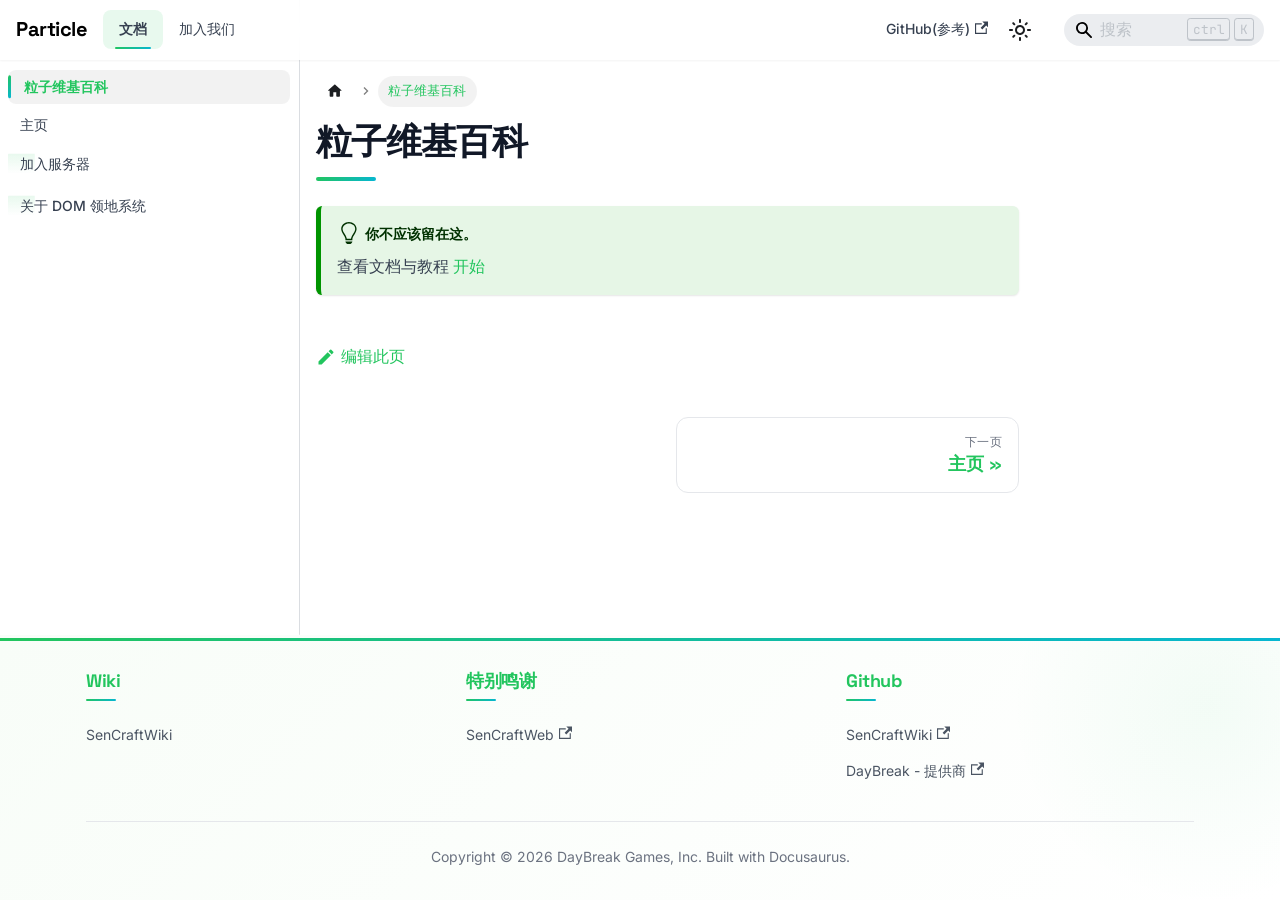
<file: docs/wiki/index.html>
<!doctype html>
<html lang="zh-Hans" dir="ltr" class="docs-wrapper plugin-docs plugin-id-default docs-version-current docs-doc-page docs-doc-id-wiki" data-has-hydrated="false">
<head>
<meta charset="UTF-8">
<meta name="generator" content="Docusaurus v3.7.0">
<title data-rh="true">粒子维基百科 | ParticleWiki</title><meta data-rh="true" name="viewport" content="width=device-width,initial-scale=1"><meta data-rh="true" name="twitter:card" content="summary_large_image"><meta data-rh="true" property="og:image" content="https://your-docusaurus-site.example.com/img/docusaurus-social-card.jpg"><meta data-rh="true" name="twitter:image" content="https://your-docusaurus-site.example.com/img/docusaurus-social-card.jpg"><meta data-rh="true" property="og:url" content="https://your-docusaurus-site.example.com/docs/wiki"><meta data-rh="true" property="og:locale" content="zh_Hans"><meta data-rh="true" name="docusaurus_locale" content="zh-Hans"><meta data-rh="true" name="docsearch:language" content="zh-Hans"><meta data-rh="true" name="docusaurus_version" content="current"><meta data-rh="true" name="docusaurus_tag" content="docs-default-current"><meta data-rh="true" name="docsearch:version" content="current"><meta data-rh="true" name="docsearch:docusaurus_tag" content="docs-default-current"><meta data-rh="true" property="og:title" content="粒子维基百科 | ParticleWiki"><meta data-rh="true" name="description" content="查看文档与教程 开始"><meta data-rh="true" property="og:description" content="查看文档与教程 开始"><link data-rh="true" rel="canonical" href="https://your-docusaurus-site.example.com/docs/wiki"><link data-rh="true" rel="alternate" href="https://your-docusaurus-site.example.com/docs/wiki" hreflang="zh-Hans"><link data-rh="true" rel="alternate" href="https://your-docusaurus-site.example.com/docs/wiki" hreflang="x-default"><link rel="preconnect" href="https://fonts.googleapis.com">
<link rel="preconnect" href="https://fonts.gstatic.com" crossorigin="anonymous">
<link rel="stylesheet" href="https://fonts.googleapis.com/css2?family=Inter:wght@300;400;500;600;700&amp;family=Space+Grotesk:wght@400;500;600;700&amp;family=JetBrains+Mono:wght@400;500;600&amp;display=swap"><link rel="stylesheet" href="/assets/css/styles.c9b0ea21.css">
<script src="/assets/js/runtime~main.9986ceae.js" defer="defer"></script>
<script src="/assets/js/main.9aad3505.js" defer="defer"></script>
</head>
<body class="navigation-with-keyboard">
<script>!function(){function t(t){document.documentElement.setAttribute("data-theme",t)}var e=function(){try{return new URLSearchParams(window.location.search).get("docusaurus-theme")}catch(t){}}()||function(){try{return window.localStorage.getItem("theme")}catch(t){}}();t(null!==e?e:"light")}(),function(){try{const n=new URLSearchParams(window.location.search).entries();for(var[t,e]of n)if(t.startsWith("docusaurus-data-")){var a=t.replace("docusaurus-data-","data-");document.documentElement.setAttribute(a,e)}}catch(t){}}()</script><div id="__docusaurus"><div class="mobile-sidebar-float" aria-label="文档侧边栏"><button class="mobile-sidebar-float__button" aria-expanded="false" aria-label="打开文档侧边栏"><svg viewBox="0 0 24 24" width="18" height="18" stroke="currentColor" stroke-width="2" fill="none"><path d="M8 6h13M8 12h13M8 18h13M3 6h.01M3 12h.01M3 18h.01"></path></svg></button><div class="mobile-sidebar-float__panel" role="navigation" aria-label="文档侧边栏"><div class="mobile-sidebar-float__header"><h3 class="mobile-sidebar-float__title">文档目录</h3><button class="mobile-sidebar-float__close" aria-label="关闭"><svg viewBox="0 0 24 24" width="20" height="20" stroke="currentColor" stroke-width="2" fill="none"><path d="M18 6L6 18M6 6l12 12"></path></svg></button></div><div class="mobile-sidebar-float__content"><div style="padding:16px;text-align:center;color:var(--ifm-color-emphasis-600)">正在加载目录...</div></div></div></div><div role="region" aria-label="跳到主要内容"><a class="skipToContent_fXgn" href="#__docusaurus_skipToContent_fallback">跳到主要内容</a></div><nav aria-label="主导航" class="navbar navbar--fixed-top"><div class="navbar__inner"><div class="navbar__items"><button aria-label="切换导航栏" aria-expanded="false" class="navbar__toggle clean-btn" type="button"><svg width="30" height="30" viewBox="0 0 30 30" aria-hidden="true"><path stroke="currentColor" stroke-linecap="round" stroke-miterlimit="10" stroke-width="2" d="M4 7h22M4 15h22M4 23h22"></path></svg></button><a class="navbar__brand" href="/"><b class="navbar__title text--truncate">Particle</b></a><a aria-current="page" class="navbar__item navbar__link navbar__link--active" href="/docs/wiki">文档</a><a class="navbar__item navbar__link" href="/docs/join/join_server">加入我们</a></div><div class="navbar__items navbar__items--right"><a href="https://github.com/SenCraftServer/SenCraftWiki" target="_blank" rel="noopener noreferrer" class="navbar__item navbar__link">GitHub(参考)<svg width="13.5" height="13.5" aria-hidden="true" viewBox="0 0 24 24" class="iconExternalLink_nPIU"><path fill="currentColor" d="M21 13v10h-21v-19h12v2h-10v15h17v-8h2zm3-12h-10.988l4.035 4-6.977 7.07 2.828 2.828 6.977-7.07 4.125 4.172v-11z"></path></svg></a><div class="toggle_MW0i colorModeToggle_DEke"><button class="clean-btn toggleButton_yw5v toggleButtonDisabled_BJd7" type="button" disabled="" title="切换浅色/暗黑模式（当前为浅色模式）" aria-label="切换浅色/暗黑模式（当前为浅色模式）"><svg viewBox="0 0 24 24" width="24" height="24" class="lightToggleIcon_SFTY"><path fill="currentColor" d="M12,9c1.65,0,3,1.35,3,3s-1.35,3-3,3s-3-1.35-3-3S10.35,9,12,9 M12,7c-2.76,0-5,2.24-5,5s2.24,5,5,5s5-2.24,5-5 S14.76,7,12,7L12,7z M2,13l2,0c0.55,0,1-0.45,1-1s-0.45-1-1-1l-2,0c-0.55,0-1,0.45-1,1S1.45,13,2,13z M20,13l2,0c0.55,0,1-0.45,1-1 s-0.45-1-1-1l-2,0c-0.55,0-1,0.45-1,1S19.45,13,20,13z M11,2v2c0,0.55,0.45,1,1,1s1-0.45,1-1V2c0-0.55-0.45-1-1-1S11,1.45,11,2z M11,20v2c0,0.55,0.45,1,1,1s1-0.45,1-1v-2c0-0.55-0.45-1-1-1C11.45,19,11,19.45,11,20z M5.99,4.58c-0.39-0.39-1.03-0.39-1.41,0 c-0.39,0.39-0.39,1.03,0,1.41l1.06,1.06c0.39,0.39,1.03,0.39,1.41,0s0.39-1.03,0-1.41L5.99,4.58z M18.36,16.95 c-0.39-0.39-1.03-0.39-1.41,0c-0.39,0.39-0.39,1.03,0,1.41l1.06,1.06c0.39,0.39,1.03,0.39,1.41,0c0.39-0.39,0.39-1.03,0-1.41 L18.36,16.95z M19.42,5.99c0.39-0.39,0.39-1.03,0-1.41c-0.39-0.39-1.03-0.39-1.41,0l-1.06,1.06c-0.39,0.39-0.39,1.03,0,1.41 s1.03,0.39,1.41,0L19.42,5.99z M7.05,18.36c0.39-0.39,0.39-1.03,0-1.41c-0.39-0.39-1.03-0.39-1.41,0l-1.06,1.06 c-0.39,0.39-0.39,1.03,0,1.41s1.03,0.39,1.41,0L7.05,18.36z"></path></svg><svg viewBox="0 0 24 24" width="24" height="24" class="darkToggleIcon_ekgs"><path fill="currentColor" d="M9.37,5.51C9.19,6.15,9.1,6.82,9.1,7.5c0,4.08,3.32,7.4,7.4,7.4c0.68,0,1.35-0.09,1.99-0.27C17.45,17.19,14.93,19,12,19 c-3.86,0-7-3.14-7-7C5,9.07,6.81,6.55,9.37,5.51z M12,3c-4.97,0-9,4.03-9,9s4.03,9,9,9s9-4.03,9-9c0-0.46-0.04-0.92-0.1-1.36 c-0.98,1.37-2.58,2.26-4.4,2.26c-2.98,0-5.4-2.42-5.4-5.4c0-1.81,0.89-3.42,2.26-4.4C12.92,3.04,12.46,3,12,3L12,3z"></path></svg></button></div><div class="navbarSearchContainer_Bca1"><div class="navbar__search searchBarContainer_NW3z" dir="ltr"><input placeholder="搜索" aria-label="Search" class="navbar__search-input searchInput_YFbd" value=""><div class="loadingRing_RJI3 searchBarLoadingRing_YnHq"><div></div><div></div><div></div><div></div></div></div></div></div></div><div role="presentation" class="navbar-sidebar__backdrop"></div></nav><div id="__docusaurus_skipToContent_fallback" class="main-wrapper mainWrapper_z2l0"><div class="docsWrapper_hBAB"><button aria-label="回到顶部" class="clean-btn theme-back-to-top-button backToTopButton_sjWU" type="button"></button><div class="docRoot_UBD9"><aside class="theme-doc-sidebar-container docSidebarContainer_YfHR"><div class="sidebarViewport_aRkj"><div class="sidebar_njMd"><nav aria-label="文档侧边栏" class="menu thin-scrollbar menu_SIkG"><ul class="theme-doc-sidebar-menu menu__list"><li class="theme-doc-sidebar-item-link theme-doc-sidebar-item-link-level-1 menu__list-item"><a class="menu__link menu__link--active" aria-current="page" href="/docs/wiki">粒子维基百科</a></li><li class="theme-doc-sidebar-item-link theme-doc-sidebar-item-link-level-1 menu__list-item"><a class="menu__link" href="/docs/">主页</a></li><li class="theme-doc-sidebar-item-category theme-doc-sidebar-item-category-level-1 menu__list-item menu__list-item--collapsed"><div class="menu__list-item-collapsible"><a class="menu__link menu__link--sublist menu__link--sublist-caret" role="button" aria-expanded="false" href="/docs/join/join_server">加入服务器</a></div></li><li class="theme-doc-sidebar-item-category theme-doc-sidebar-item-category-level-1 menu__list-item menu__list-item--collapsed"><div class="menu__list-item-collapsible"><a class="menu__link menu__link--sublist menu__link--sublist-caret" role="button" aria-expanded="false" href="/docs/dom/help">关于 DOM 领地系统</a></div></li></ul></nav></div></div></aside><main class="docMainContainer_TBSr"><div class="container padding-top--md padding-bottom--lg"><div class="row"><div class="col docItemCol_VOVn"><div class="docItemContainer_Djhp"><article><nav class="theme-doc-breadcrumbs breadcrumbsContainer_Z_bl" aria-label="页面路径"><ul class="breadcrumbs" itemscope="" itemtype="https://schema.org/BreadcrumbList"><li class="breadcrumbs__item"><a aria-label="主页面" class="breadcrumbs__link" href="/"><svg viewBox="0 0 24 24" class="breadcrumbHomeIcon_YNFT"><path d="M10 19v-5h4v5c0 .55.45 1 1 1h3c.55 0 1-.45 1-1v-7h1.7c.46 0 .68-.57.33-.87L12.67 3.6c-.38-.34-.96-.34-1.34 0l-8.36 7.53c-.34.3-.13.87.33.87H5v7c0 .55.45 1 1 1h3c.55 0 1-.45 1-1z" fill="currentColor"></path></svg></a></li><li itemscope="" itemprop="itemListElement" itemtype="https://schema.org/ListItem" class="breadcrumbs__item breadcrumbs__item--active"><span class="breadcrumbs__link" itemprop="name">粒子维基百科</span><meta itemprop="position" content="1"></li></ul></nav><div class="theme-doc-markdown markdown"><header><h1>粒子维基百科</h1></header>
<div class="theme-admonition theme-admonition-tip admonition_xJq3 alert alert--success"><div class="admonitionHeading_Gvgb"><span class="admonitionIcon_Rf37"><svg viewBox="0 0 12 16"><path fill-rule="evenodd" d="M6.5 0C3.48 0 1 2.19 1 5c0 .92.55 2.25 1 3 1.34 2.25 1.78 2.78 2 4v1h5v-1c.22-1.22.66-1.75 2-4 .45-.75 1-2.08 1-3 0-2.81-2.48-5-5.5-5zm3.64 7.48c-.25.44-.47.8-.67 1.11-.86 1.41-1.25 2.06-1.45 3.23-.02.05-.02.11-.02.17H5c0-.06 0-.13-.02-.17-.2-1.17-.59-1.83-1.45-3.23-.2-.31-.42-.67-.67-1.11C2.44 6.78 2 5.65 2 5c0-2.2 2.02-4 4.5-4 1.22 0 2.36.42 3.22 1.19C10.55 2.94 11 3.94 11 5c0 .66-.44 1.78-.86 2.48zM4 14h5c-.23 1.14-1.3 2-2.5 2s-2.27-.86-2.5-2z"></path></svg></span>你不应该留在这。</div><div class="admonitionContent_BuS1"><p>查看文档与教程 <a href="/docs/join/join_server">开始</a></p></div></div></div><footer class="theme-doc-footer docusaurus-mt-lg"><div class="row margin-top--sm theme-doc-footer-edit-meta-row"><div class="col"><a href="https://github.com/laoDay-114/LaoDay-114.github.io/lizi-cn/docs/wiki.md" target="_blank" rel="noopener noreferrer" class="theme-edit-this-page"><svg fill="currentColor" height="20" width="20" viewBox="0 0 40 40" class="iconEdit_Z9Sw" aria-hidden="true"><g><path d="m34.5 11.7l-3 3.1-6.3-6.3 3.1-3q0.5-0.5 1.2-0.5t1.1 0.5l3.9 3.9q0.5 0.4 0.5 1.1t-0.5 1.2z m-29.5 17.1l18.4-18.5 6.3 6.3-18.4 18.4h-6.3v-6.2z"></path></g></svg>编辑此页</a></div><div class="col lastUpdated_JAkA"></div></div></footer></article><nav class="pagination-nav docusaurus-mt-lg" aria-label="文件选项卡"><a class="pagination-nav__link pagination-nav__link--next" href="/docs/"><div class="pagination-nav__sublabel">下一页</div><div class="pagination-nav__label">主页</div></a></nav></div></div></div></div></main></div></div></div><footer class="footer"><div class="container container-fluid"><div class="row footer__links"><div class="col footer__col"><div class="footer__title">Wiki</div><ul class="footer__items clean-list"><li class="footer__item"><a class="footer__link-item" href="/docs/wiki">SenCraftWiki</a></li></ul></div><div class="col footer__col"><div class="footer__title">特别鸣谢</div><ul class="footer__items clean-list"><li class="footer__item"><a href="https://www.sencraft.top" target="_blank" rel="noopener noreferrer" class="footer__link-item">SenCraftWeb<svg width="13.5" height="13.5" aria-hidden="true" viewBox="0 0 24 24" class="iconExternalLink_nPIU"><path fill="currentColor" d="M21 13v10h-21v-19h12v2h-10v15h17v-8h2zm3-12h-10.988l4.035 4-6.977 7.07 2.828 2.828 6.977-7.07 4.125 4.172v-11z"></path></svg></a></li></ul></div><div class="col footer__col"><div class="footer__title">Github</div><ul class="footer__items clean-list"><li class="footer__item"><a href="https://github.com/SenCraftServer" target="_blank" rel="noopener noreferrer" class="footer__link-item">SenCraftWiki<svg width="13.5" height="13.5" aria-hidden="true" viewBox="0 0 24 24" class="iconExternalLink_nPIU"><path fill="currentColor" d="M21 13v10h-21v-19h12v2h-10v15h17v-8h2zm3-12h-10.988l4.035 4-6.977 7.07 2.828 2.828 6.977-7.07 4.125 4.172v-11z"></path></svg></a></li><li class="footer__item"><a href="https://github.com/LaoDay-114" target="_blank" rel="noopener noreferrer" class="footer__link-item">DayBreak - 提供商<svg width="13.5" height="13.5" aria-hidden="true" viewBox="0 0 24 24" class="iconExternalLink_nPIU"><path fill="currentColor" d="M21 13v10h-21v-19h12v2h-10v15h17v-8h2zm3-12h-10.988l4.035 4-6.977 7.07 2.828 2.828 6.977-7.07 4.125 4.172v-11z"></path></svg></a></li></ul></div></div><div class="footer__bottom text--center"><div class="footer__copyright">Copyright © 2026 DayBreak Games, Inc. Built with Docusaurus.</div></div></div></footer></div>
</body>
</html>
</file>
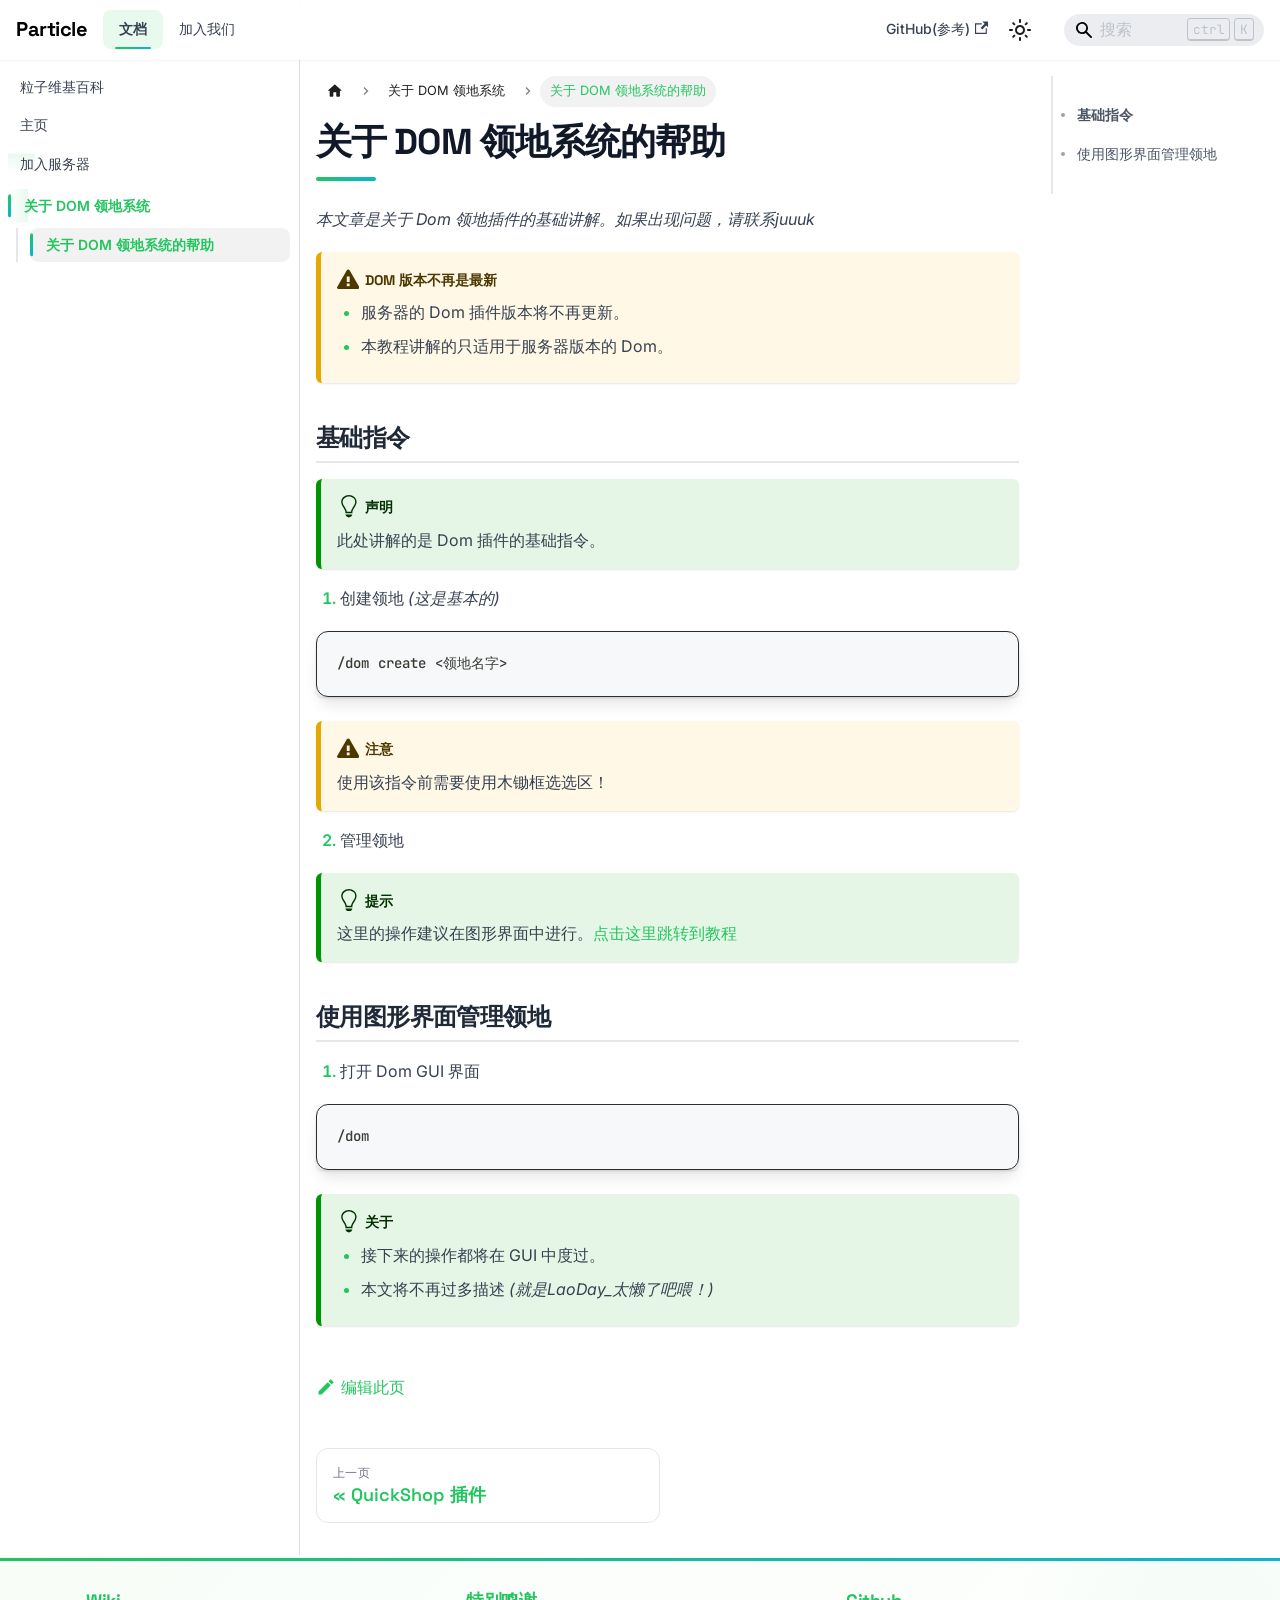
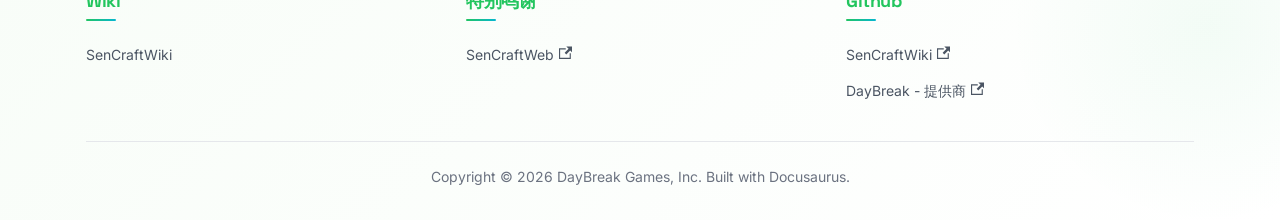
<file: docs/dom/help/index.html>
<!doctype html>
<html lang="zh-Hans" dir="ltr" class="docs-wrapper plugin-docs plugin-id-default docs-version-current docs-doc-page docs-doc-id-dom/help" data-has-hydrated="false">
<head>
<meta charset="UTF-8">
<meta name="generator" content="Docusaurus v3.7.0">
<title data-rh="true">关于 DOM 领地系统的帮助 | ParticleWiki</title><meta data-rh="true" name="viewport" content="width=device-width,initial-scale=1"><meta data-rh="true" name="twitter:card" content="summary_large_image"><meta data-rh="true" property="og:image" content="https://your-docusaurus-site.example.com/img/docusaurus-social-card.jpg"><meta data-rh="true" name="twitter:image" content="https://your-docusaurus-site.example.com/img/docusaurus-social-card.jpg"><meta data-rh="true" property="og:url" content="https://your-docusaurus-site.example.com/docs/dom/help"><meta data-rh="true" property="og:locale" content="zh_Hans"><meta data-rh="true" name="docusaurus_locale" content="zh-Hans"><meta data-rh="true" name="docsearch:language" content="zh-Hans"><meta data-rh="true" name="docusaurus_version" content="current"><meta data-rh="true" name="docusaurus_tag" content="docs-default-current"><meta data-rh="true" name="docsearch:version" content="current"><meta data-rh="true" name="docsearch:docusaurus_tag" content="docs-default-current"><meta data-rh="true" property="og:title" content="关于 DOM 领地系统的帮助 | ParticleWiki"><meta data-rh="true" name="description" content="本文章是关于 Dom 领地插件的基础讲解。如果出现问题，请联系juuuk"><meta data-rh="true" property="og:description" content="本文章是关于 Dom 领地插件的基础讲解。如果出现问题，请联系juuuk"><link data-rh="true" rel="canonical" href="https://your-docusaurus-site.example.com/docs/dom/help"><link data-rh="true" rel="alternate" href="https://your-docusaurus-site.example.com/docs/dom/help" hreflang="zh-Hans"><link data-rh="true" rel="alternate" href="https://your-docusaurus-site.example.com/docs/dom/help" hreflang="x-default"><link rel="preconnect" href="https://fonts.googleapis.com">
<link rel="preconnect" href="https://fonts.gstatic.com" crossorigin="anonymous">
<link rel="stylesheet" href="https://fonts.googleapis.com/css2?family=Inter:wght@300;400;500;600;700&amp;family=Space+Grotesk:wght@400;500;600;700&amp;family=JetBrains+Mono:wght@400;500;600&amp;display=swap"><link rel="stylesheet" href="/assets/css/styles.c9b0ea21.css">
<script src="/assets/js/runtime~main.9986ceae.js" defer="defer"></script>
<script src="/assets/js/main.9aad3505.js" defer="defer"></script>
</head>
<body class="navigation-with-keyboard">
<script>!function(){function t(t){document.documentElement.setAttribute("data-theme",t)}var e=function(){try{return new URLSearchParams(window.location.search).get("docusaurus-theme")}catch(t){}}()||function(){try{return window.localStorage.getItem("theme")}catch(t){}}();t(null!==e?e:"light")}(),function(){try{const n=new URLSearchParams(window.location.search).entries();for(var[t,e]of n)if(t.startsWith("docusaurus-data-")){var a=t.replace("docusaurus-data-","data-");document.documentElement.setAttribute(a,e)}}catch(t){}}()</script><div id="__docusaurus"><div class="mobile-sidebar-float" aria-label="文档侧边栏"><button class="mobile-sidebar-float__button" aria-expanded="false" aria-label="打开文档侧边栏"><svg viewBox="0 0 24 24" width="18" height="18" stroke="currentColor" stroke-width="2" fill="none"><path d="M8 6h13M8 12h13M8 18h13M3 6h.01M3 12h.01M3 18h.01"></path></svg></button><div class="mobile-sidebar-float__panel" role="navigation" aria-label="文档侧边栏"><div class="mobile-sidebar-float__header"><h3 class="mobile-sidebar-float__title">文档目录</h3><button class="mobile-sidebar-float__close" aria-label="关闭"><svg viewBox="0 0 24 24" width="20" height="20" stroke="currentColor" stroke-width="2" fill="none"><path d="M18 6L6 18M6 6l12 12"></path></svg></button></div><div class="mobile-sidebar-float__content"><div style="padding:16px;text-align:center;color:var(--ifm-color-emphasis-600)">正在加载目录...</div></div></div></div><div role="region" aria-label="跳到主要内容"><a class="skipToContent_fXgn" href="#__docusaurus_skipToContent_fallback">跳到主要内容</a></div><nav aria-label="主导航" class="navbar navbar--fixed-top"><div class="navbar__inner"><div class="navbar__items"><button aria-label="切换导航栏" aria-expanded="false" class="navbar__toggle clean-btn" type="button"><svg width="30" height="30" viewBox="0 0 30 30" aria-hidden="true"><path stroke="currentColor" stroke-linecap="round" stroke-miterlimit="10" stroke-width="2" d="M4 7h22M4 15h22M4 23h22"></path></svg></button><a class="navbar__brand" href="/"><b class="navbar__title text--truncate">Particle</b></a><a aria-current="page" class="navbar__item navbar__link navbar__link--active" href="/docs/wiki">文档</a><a class="navbar__item navbar__link" href="/docs/join/join_server">加入我们</a></div><div class="navbar__items navbar__items--right"><a href="https://github.com/SenCraftServer/SenCraftWiki" target="_blank" rel="noopener noreferrer" class="navbar__item navbar__link">GitHub(参考)<svg width="13.5" height="13.5" aria-hidden="true" viewBox="0 0 24 24" class="iconExternalLink_nPIU"><path fill="currentColor" d="M21 13v10h-21v-19h12v2h-10v15h17v-8h2zm3-12h-10.988l4.035 4-6.977 7.07 2.828 2.828 6.977-7.07 4.125 4.172v-11z"></path></svg></a><div class="toggle_MW0i colorModeToggle_DEke"><button class="clean-btn toggleButton_yw5v toggleButtonDisabled_BJd7" type="button" disabled="" title="切换浅色/暗黑模式（当前为浅色模式）" aria-label="切换浅色/暗黑模式（当前为浅色模式）"><svg viewBox="0 0 24 24" width="24" height="24" class="lightToggleIcon_SFTY"><path fill="currentColor" d="M12,9c1.65,0,3,1.35,3,3s-1.35,3-3,3s-3-1.35-3-3S10.35,9,12,9 M12,7c-2.76,0-5,2.24-5,5s2.24,5,5,5s5-2.24,5-5 S14.76,7,12,7L12,7z M2,13l2,0c0.55,0,1-0.45,1-1s-0.45-1-1-1l-2,0c-0.55,0-1,0.45-1,1S1.45,13,2,13z M20,13l2,0c0.55,0,1-0.45,1-1 s-0.45-1-1-1l-2,0c-0.55,0-1,0.45-1,1S19.45,13,20,13z M11,2v2c0,0.55,0.45,1,1,1s1-0.45,1-1V2c0-0.55-0.45-1-1-1S11,1.45,11,2z M11,20v2c0,0.55,0.45,1,1,1s1-0.45,1-1v-2c0-0.55-0.45-1-1-1C11.45,19,11,19.45,11,20z M5.99,4.58c-0.39-0.39-1.03-0.39-1.41,0 c-0.39,0.39-0.39,1.03,0,1.41l1.06,1.06c0.39,0.39,1.03,0.39,1.41,0s0.39-1.03,0-1.41L5.99,4.58z M18.36,16.95 c-0.39-0.39-1.03-0.39-1.41,0c-0.39,0.39-0.39,1.03,0,1.41l1.06,1.06c0.39,0.39,1.03,0.39,1.41,0c0.39-0.39,0.39-1.03,0-1.41 L18.36,16.95z M19.42,5.99c0.39-0.39,0.39-1.03,0-1.41c-0.39-0.39-1.03-0.39-1.41,0l-1.06,1.06c-0.39,0.39-0.39,1.03,0,1.41 s1.03,0.39,1.41,0L19.42,5.99z M7.05,18.36c0.39-0.39,0.39-1.03,0-1.41c-0.39-0.39-1.03-0.39-1.41,0l-1.06,1.06 c-0.39,0.39-0.39,1.03,0,1.41s1.03,0.39,1.41,0L7.05,18.36z"></path></svg><svg viewBox="0 0 24 24" width="24" height="24" class="darkToggleIcon_ekgs"><path fill="currentColor" d="M9.37,5.51C9.19,6.15,9.1,6.82,9.1,7.5c0,4.08,3.32,7.4,7.4,7.4c0.68,0,1.35-0.09,1.99-0.27C17.45,17.19,14.93,19,12,19 c-3.86,0-7-3.14-7-7C5,9.07,6.81,6.55,9.37,5.51z M12,3c-4.97,0-9,4.03-9,9s4.03,9,9,9s9-4.03,9-9c0-0.46-0.04-0.92-0.1-1.36 c-0.98,1.37-2.58,2.26-4.4,2.26c-2.98,0-5.4-2.42-5.4-5.4c0-1.81,0.89-3.42,2.26-4.4C12.92,3.04,12.46,3,12,3L12,3z"></path></svg></button></div><div class="navbarSearchContainer_Bca1"><div class="navbar__search searchBarContainer_NW3z" dir="ltr"><input placeholder="搜索" aria-label="Search" class="navbar__search-input searchInput_YFbd" value=""><div class="loadingRing_RJI3 searchBarLoadingRing_YnHq"><div></div><div></div><div></div><div></div></div></div></div></div></div><div role="presentation" class="navbar-sidebar__backdrop"></div></nav><div id="__docusaurus_skipToContent_fallback" class="main-wrapper mainWrapper_z2l0"><div class="docsWrapper_hBAB"><button aria-label="回到顶部" class="clean-btn theme-back-to-top-button backToTopButton_sjWU" type="button"></button><div class="docRoot_UBD9"><aside class="theme-doc-sidebar-container docSidebarContainer_YfHR"><div class="sidebarViewport_aRkj"><div class="sidebar_njMd"><nav aria-label="文档侧边栏" class="menu thin-scrollbar menu_SIkG"><ul class="theme-doc-sidebar-menu menu__list"><li class="theme-doc-sidebar-item-link theme-doc-sidebar-item-link-level-1 menu__list-item"><a class="menu__link" href="/docs/wiki">粒子维基百科</a></li><li class="theme-doc-sidebar-item-link theme-doc-sidebar-item-link-level-1 menu__list-item"><a class="menu__link" href="/docs/">主页</a></li><li class="theme-doc-sidebar-item-category theme-doc-sidebar-item-category-level-1 menu__list-item menu__list-item--collapsed"><div class="menu__list-item-collapsible"><a class="menu__link menu__link--sublist menu__link--sublist-caret" role="button" aria-expanded="false" href="/docs/join/join_server">加入服务器</a></div></li><li class="theme-doc-sidebar-item-category theme-doc-sidebar-item-category-level-1 menu__list-item"><div class="menu__list-item-collapsible"><a class="menu__link menu__link--sublist menu__link--sublist-caret menu__link--active" role="button" aria-expanded="true" href="/docs/dom/help">关于 DOM 领地系统</a></div><ul style="display:block;overflow:visible;height:auto" class="menu__list"><li class="theme-doc-sidebar-item-link theme-doc-sidebar-item-link-level-2 menu__list-item"><a class="menu__link menu__link--active" aria-current="page" tabindex="0" href="/docs/dom/help">关于 DOM 领地系统的帮助</a></li></ul></li></ul></nav></div></div></aside><main class="docMainContainer_TBSr"><div class="container padding-top--md padding-bottom--lg"><div class="row"><div class="col docItemCol_VOVn"><div class="docItemContainer_Djhp"><article><nav class="theme-doc-breadcrumbs breadcrumbsContainer_Z_bl" aria-label="页面路径"><ul class="breadcrumbs" itemscope="" itemtype="https://schema.org/BreadcrumbList"><li class="breadcrumbs__item"><a aria-label="主页面" class="breadcrumbs__link" href="/"><svg viewBox="0 0 24 24" class="breadcrumbHomeIcon_YNFT"><path d="M10 19v-5h4v5c0 .55.45 1 1 1h3c.55 0 1-.45 1-1v-7h1.7c.46 0 .68-.57.33-.87L12.67 3.6c-.38-.34-.96-.34-1.34 0l-8.36 7.53c-.34.3-.13.87.33.87H5v7c0 .55.45 1 1 1h3c.55 0 1-.45 1-1z" fill="currentColor"></path></svg></a></li><li class="breadcrumbs__item"><span class="breadcrumbs__link">关于 DOM 领地系统</span><meta itemprop="position" content="1"></li><li itemscope="" itemprop="itemListElement" itemtype="https://schema.org/ListItem" class="breadcrumbs__item breadcrumbs__item--active"><span class="breadcrumbs__link" itemprop="name">关于 DOM 领地系统的帮助</span><meta itemprop="position" content="2"></li></ul></nav><div class="tocCollapsible_ETCw theme-doc-toc-mobile tocMobile_ITEo"><button type="button" class="clean-btn tocCollapsibleButton_TO0P">本页总览</button></div><div class="theme-doc-markdown markdown"><header><h1>关于 DOM 领地系统的帮助</h1></header>
<p><em>本文章是关于 Dom 领地插件的基础讲解。如果出现问题，请联系juuuk</em></p>
<div class="theme-admonition theme-admonition-warning admonition_xJq3 alert alert--warning"><div class="admonitionHeading_Gvgb"><span class="admonitionIcon_Rf37"><svg viewBox="0 0 16 16"><path fill-rule="evenodd" d="M8.893 1.5c-.183-.31-.52-.5-.887-.5s-.703.19-.886.5L.138 13.499a.98.98 0 0 0 0 1.001c.193.31.53.501.886.501h13.964c.367 0 .704-.19.877-.5a1.03 1.03 0 0 0 .01-1.002L8.893 1.5zm.133 11.497H6.987v-2.003h2.039v2.003zm0-3.004H6.987V5.987h2.039v4.006z"></path></svg></span>Dom 版本不再是最新</div><div class="admonitionContent_BuS1"><ul>
<li>服务器的 Dom 插件版本将不再更新。</li>
<li>本教程讲解的只适用于服务器版本的 Dom。</li>
</ul></div></div>
<h2 class="anchor anchorWithStickyNavbar_LWe7" id="基础指令"><strong>基础指令</strong><a href="#基础指令" class="hash-link" aria-label="基础指令的直接链接" title="基础指令的直接链接">​</a></h2>
<div class="theme-admonition theme-admonition-tip admonition_xJq3 alert alert--success"><div class="admonitionHeading_Gvgb"><span class="admonitionIcon_Rf37"><svg viewBox="0 0 12 16"><path fill-rule="evenodd" d="M6.5 0C3.48 0 1 2.19 1 5c0 .92.55 2.25 1 3 1.34 2.25 1.78 2.78 2 4v1h5v-1c.22-1.22.66-1.75 2-4 .45-.75 1-2.08 1-3 0-2.81-2.48-5-5.5-5zm3.64 7.48c-.25.44-.47.8-.67 1.11-.86 1.41-1.25 2.06-1.45 3.23-.02.05-.02.11-.02.17H5c0-.06 0-.13-.02-.17-.2-1.17-.59-1.83-1.45-3.23-.2-.31-.42-.67-.67-1.11C2.44 6.78 2 5.65 2 5c0-2.2 2.02-4 4.5-4 1.22 0 2.36.42 3.22 1.19C10.55 2.94 11 3.94 11 5c0 .66-.44 1.78-.86 2.48zM4 14h5c-.23 1.14-1.3 2-2.5 2s-2.27-.86-2.5-2z"></path></svg></span>声明</div><div class="admonitionContent_BuS1"><p>此处讲解的是 Dom 插件的基础指令。</p></div></div>
<ol>
<li>创建领地 <em>(这是基本的)</em></li>
</ol>
<div class="language-bash codeBlockContainer_Ckt0 theme-code-block" style="--prism-color:#393A34;--prism-background-color:#f6f8fa"><div class="codeBlockContent_biex"><pre tabindex="0" class="prism-code language-bash codeBlock_bY9V thin-scrollbar" style="color:#393A34;background-color:#f6f8fa"><code class="codeBlockLines_e6Vv"><span class="token-line" style="color:#393A34"><span class="token plain">/dom create &lt;领地名字&gt;</span><br></span></code></pre><div class="buttonGroup__atx"><button type="button" aria-label="复制代码到剪贴板" title="复制" class="clean-btn"><span class="copyButtonIcons_eSgA" aria-hidden="true"><svg viewBox="0 0 24 24" class="copyButtonIcon_y97N"><path fill="currentColor" d="M19,21H8V7H19M19,5H8A2,2 0 0,0 6,7V21A2,2 0 0,0 8,23H19A2,2 0 0,0 21,21V7A2,2 0 0,0 19,5M16,1H4A2,2 0 0,0 2,3V17H4V3H16V1Z"></path></svg><svg viewBox="0 0 24 24" class="copyButtonSuccessIcon_LjdS"><path fill="currentColor" d="M21,7L9,19L3.5,13.5L4.91,12.09L9,16.17L19.59,5.59L21,7Z"></path></svg></span></button></div></div></div>
<div class="theme-admonition theme-admonition-warning admonition_xJq3 alert alert--warning"><div class="admonitionHeading_Gvgb"><span class="admonitionIcon_Rf37"><svg viewBox="0 0 16 16"><path fill-rule="evenodd" d="M8.893 1.5c-.183-.31-.52-.5-.887-.5s-.703.19-.886.5L.138 13.499a.98.98 0 0 0 0 1.001c.193.31.53.501.886.501h13.964c.367 0 .704-.19.877-.5a1.03 1.03 0 0 0 .01-1.002L8.893 1.5zm.133 11.497H6.987v-2.003h2.039v2.003zm0-3.004H6.987V5.987h2.039v4.006z"></path></svg></span>注意</div><div class="admonitionContent_BuS1"><p>使用该指令前需要使用木锄框选选区！</p></div></div>
<ol start="2">
<li>管理领地</li>
</ol>
<div class="theme-admonition theme-admonition-tip admonition_xJq3 alert alert--success"><div class="admonitionHeading_Gvgb"><span class="admonitionIcon_Rf37"><svg viewBox="0 0 12 16"><path fill-rule="evenodd" d="M6.5 0C3.48 0 1 2.19 1 5c0 .92.55 2.25 1 3 1.34 2.25 1.78 2.78 2 4v1h5v-1c.22-1.22.66-1.75 2-4 .45-.75 1-2.08 1-3 0-2.81-2.48-5-5.5-5zm3.64 7.48c-.25.44-.47.8-.67 1.11-.86 1.41-1.25 2.06-1.45 3.23-.02.05-.02.11-.02.17H5c0-.06 0-.13-.02-.17-.2-1.17-.59-1.83-1.45-3.23-.2-.31-.42-.67-.67-1.11C2.44 6.78 2 5.65 2 5c0-2.2 2.02-4 4.5-4 1.22 0 2.36.42 3.22 1.19C10.55 2.94 11 3.94 11 5c0 .66-.44 1.78-.86 2.48zM4 14h5c-.23 1.14-1.3 2-2.5 2s-2.27-.86-2.5-2z"></path></svg></span>提示</div><div class="admonitionContent_BuS1"><p>这里的操作建议在图形界面中进行。<a href="#%E4%BD%BF%E7%94%A8%E5%9B%BE%E5%BD%A2%E7%95%8C%E9%9D%A2%E7%AE%A1%E7%90%86%E9%A2%86%E5%9C%B0">点击这里跳转到教程</a></p></div></div>
<h2 class="anchor anchorWithStickyNavbar_LWe7" id="使用图形界面管理领地">使用图形界面管理领地<a href="#使用图形界面管理领地" class="hash-link" aria-label="使用图形界面管理领地的直接链接" title="使用图形界面管理领地的直接链接">​</a></h2>
<ol>
<li>打开 Dom GUI 界面</li>
</ol>
<div class="language-bash codeBlockContainer_Ckt0 theme-code-block" style="--prism-color:#393A34;--prism-background-color:#f6f8fa"><div class="codeBlockContent_biex"><pre tabindex="0" class="prism-code language-bash codeBlock_bY9V thin-scrollbar" style="color:#393A34;background-color:#f6f8fa"><code class="codeBlockLines_e6Vv"><span class="token-line" style="color:#393A34"><span class="token plain">/dom</span><br></span></code></pre><div class="buttonGroup__atx"><button type="button" aria-label="复制代码到剪贴板" title="复制" class="clean-btn"><span class="copyButtonIcons_eSgA" aria-hidden="true"><svg viewBox="0 0 24 24" class="copyButtonIcon_y97N"><path fill="currentColor" d="M19,21H8V7H19M19,5H8A2,2 0 0,0 6,7V21A2,2 0 0,0 8,23H19A2,2 0 0,0 21,21V7A2,2 0 0,0 19,5M16,1H4A2,2 0 0,0 2,3V17H4V3H16V1Z"></path></svg><svg viewBox="0 0 24 24" class="copyButtonSuccessIcon_LjdS"><path fill="currentColor" d="M21,7L9,19L3.5,13.5L4.91,12.09L9,16.17L19.59,5.59L21,7Z"></path></svg></span></button></div></div></div>
<div class="theme-admonition theme-admonition-tip admonition_xJq3 alert alert--success"><div class="admonitionHeading_Gvgb"><span class="admonitionIcon_Rf37"><svg viewBox="0 0 12 16"><path fill-rule="evenodd" d="M6.5 0C3.48 0 1 2.19 1 5c0 .92.55 2.25 1 3 1.34 2.25 1.78 2.78 2 4v1h5v-1c.22-1.22.66-1.75 2-4 .45-.75 1-2.08 1-3 0-2.81-2.48-5-5.5-5zm3.64 7.48c-.25.44-.47.8-.67 1.11-.86 1.41-1.25 2.06-1.45 3.23-.02.05-.02.11-.02.17H5c0-.06 0-.13-.02-.17-.2-1.17-.59-1.83-1.45-3.23-.2-.31-.42-.67-.67-1.11C2.44 6.78 2 5.65 2 5c0-2.2 2.02-4 4.5-4 1.22 0 2.36.42 3.22 1.19C10.55 2.94 11 3.94 11 5c0 .66-.44 1.78-.86 2.48zM4 14h5c-.23 1.14-1.3 2-2.5 2s-2.27-.86-2.5-2z"></path></svg></span>关于</div><div class="admonitionContent_BuS1"><ul>
<li>接下来的操作都将在 GUI 中度过。</li>
<li>本文将不再过多描述 <em>(就是LaoDay_太懒了吧喂！)</em></li>
</ul></div></div></div><footer class="theme-doc-footer docusaurus-mt-lg"><div class="row margin-top--sm theme-doc-footer-edit-meta-row"><div class="col"><a href="https://github.com/laoDay-114/LaoDay-114.github.io/lizi-cn/docs/2-dom/1.help.md" target="_blank" rel="noopener noreferrer" class="theme-edit-this-page"><svg fill="currentColor" height="20" width="20" viewBox="0 0 40 40" class="iconEdit_Z9Sw" aria-hidden="true"><g><path d="m34.5 11.7l-3 3.1-6.3-6.3 3.1-3q0.5-0.5 1.2-0.5t1.1 0.5l3.9 3.9q0.5 0.4 0.5 1.1t-0.5 1.2z m-29.5 17.1l18.4-18.5 6.3 6.3-18.4 18.4h-6.3v-6.2z"></path></g></svg>编辑此页</a></div><div class="col lastUpdated_JAkA"></div></div></footer></article><nav class="pagination-nav docusaurus-mt-lg" aria-label="文件选项卡"><a class="pagination-nav__link pagination-nav__link--prev" href="/docs/join/shop"><div class="pagination-nav__sublabel">上一页</div><div class="pagination-nav__label">QuickShop 插件</div></a></nav></div></div><div class="col col--3"><div class="tableOfContents_bqdL thin-scrollbar theme-doc-toc-desktop"><ul class="table-of-contents table-of-contents__left-border"><li><a href="#基础指令" class="table-of-contents__link toc-highlight"><strong>基础指令</strong></a></li><li><a href="#使用图形界面管理领地" class="table-of-contents__link toc-highlight">使用图形界面管理领地</a></li></ul></div></div></div></div></main></div></div></div><footer class="footer"><div class="container container-fluid"><div class="row footer__links"><div class="col footer__col"><div class="footer__title">Wiki</div><ul class="footer__items clean-list"><li class="footer__item"><a class="footer__link-item" href="/docs/wiki">SenCraftWiki</a></li></ul></div><div class="col footer__col"><div class="footer__title">特别鸣谢</div><ul class="footer__items clean-list"><li class="footer__item"><a href="https://www.sencraft.top" target="_blank" rel="noopener noreferrer" class="footer__link-item">SenCraftWeb<svg width="13.5" height="13.5" aria-hidden="true" viewBox="0 0 24 24" class="iconExternalLink_nPIU"><path fill="currentColor" d="M21 13v10h-21v-19h12v2h-10v15h17v-8h2zm3-12h-10.988l4.035 4-6.977 7.07 2.828 2.828 6.977-7.07 4.125 4.172v-11z"></path></svg></a></li></ul></div><div class="col footer__col"><div class="footer__title">Github</div><ul class="footer__items clean-list"><li class="footer__item"><a href="https://github.com/SenCraftServer" target="_blank" rel="noopener noreferrer" class="footer__link-item">SenCraftWiki<svg width="13.5" height="13.5" aria-hidden="true" viewBox="0 0 24 24" class="iconExternalLink_nPIU"><path fill="currentColor" d="M21 13v10h-21v-19h12v2h-10v15h17v-8h2zm3-12h-10.988l4.035 4-6.977 7.07 2.828 2.828 6.977-7.07 4.125 4.172v-11z"></path></svg></a></li><li class="footer__item"><a href="https://github.com/LaoDay-114" target="_blank" rel="noopener noreferrer" class="footer__link-item">DayBreak - 提供商<svg width="13.5" height="13.5" aria-hidden="true" viewBox="0 0 24 24" class="iconExternalLink_nPIU"><path fill="currentColor" d="M21 13v10h-21v-19h12v2h-10v15h17v-8h2zm3-12h-10.988l4.035 4-6.977 7.07 2.828 2.828 6.977-7.07 4.125 4.172v-11z"></path></svg></a></li></ul></div></div><div class="footer__bottom text--center"><div class="footer__copyright">Copyright © 2026 DayBreak Games, Inc. Built with Docusaurus.</div></div></div></footer></div>
</body>
</html>
</file>
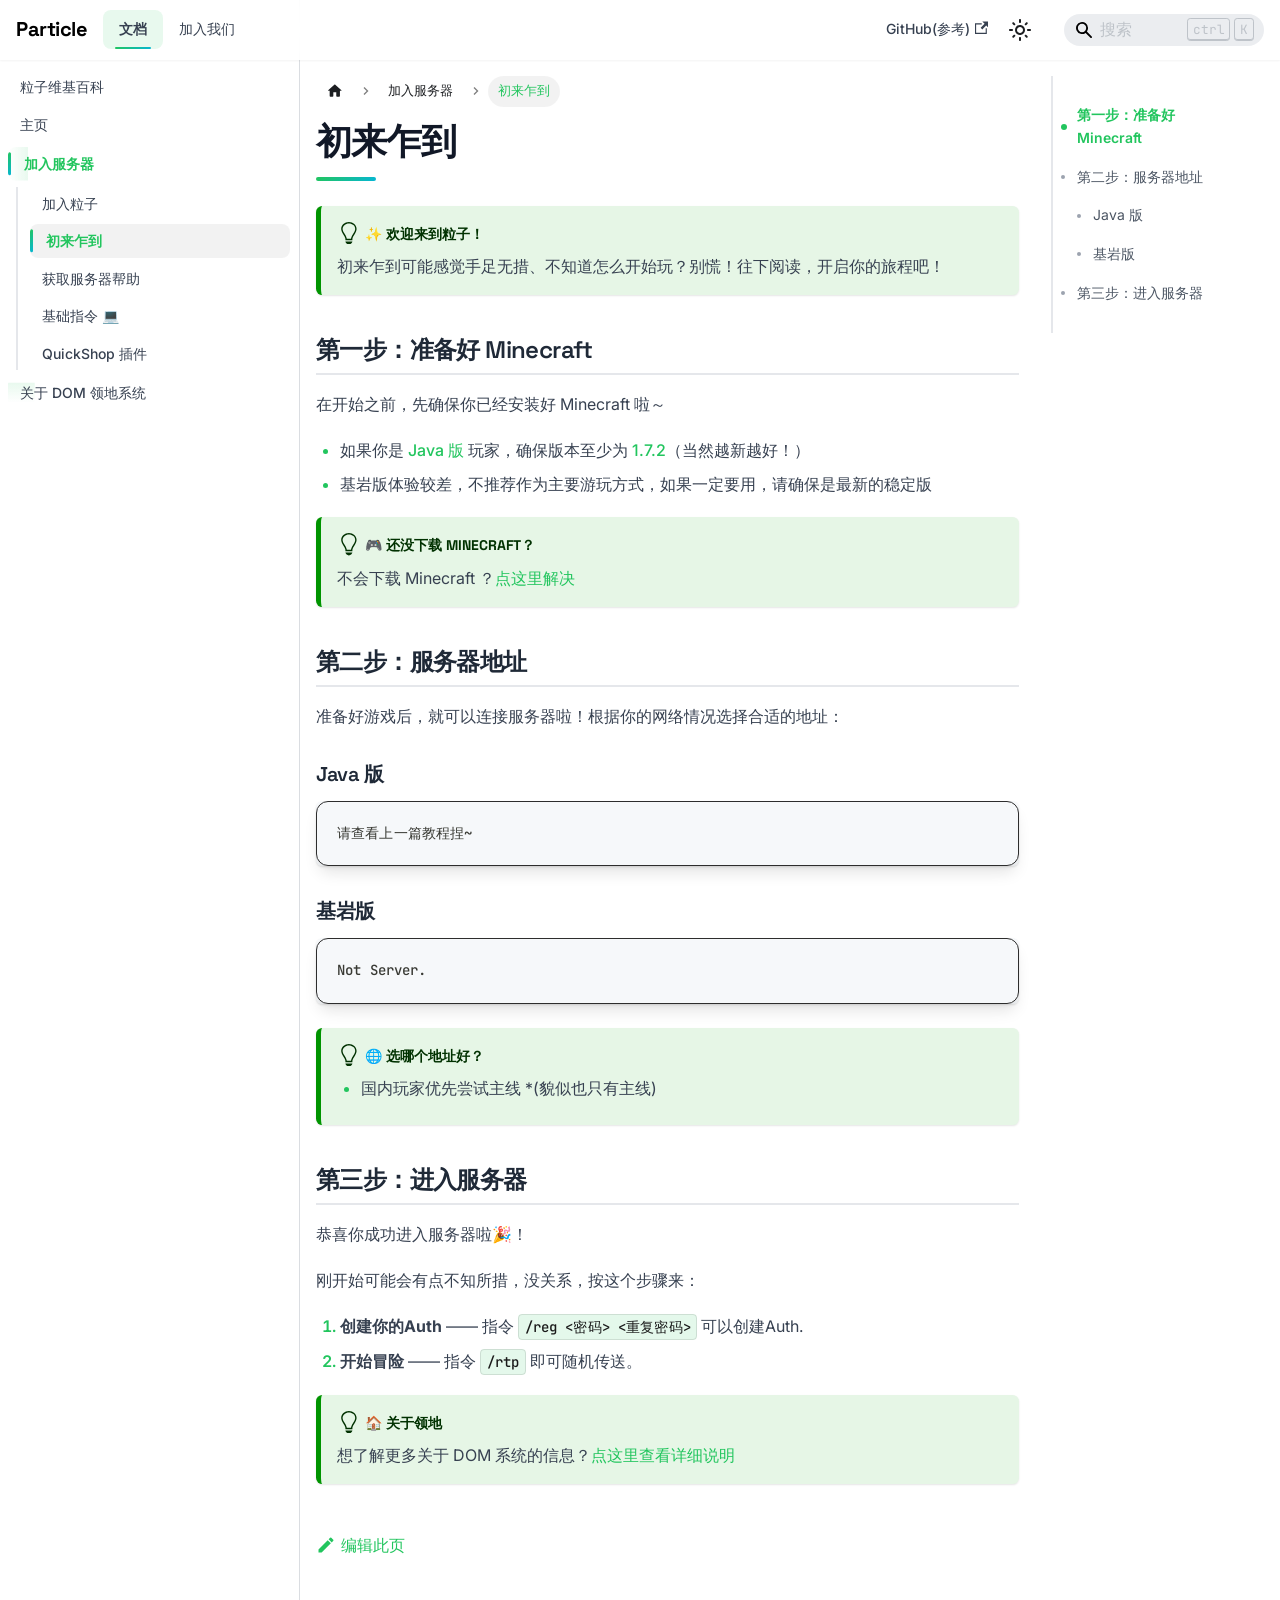
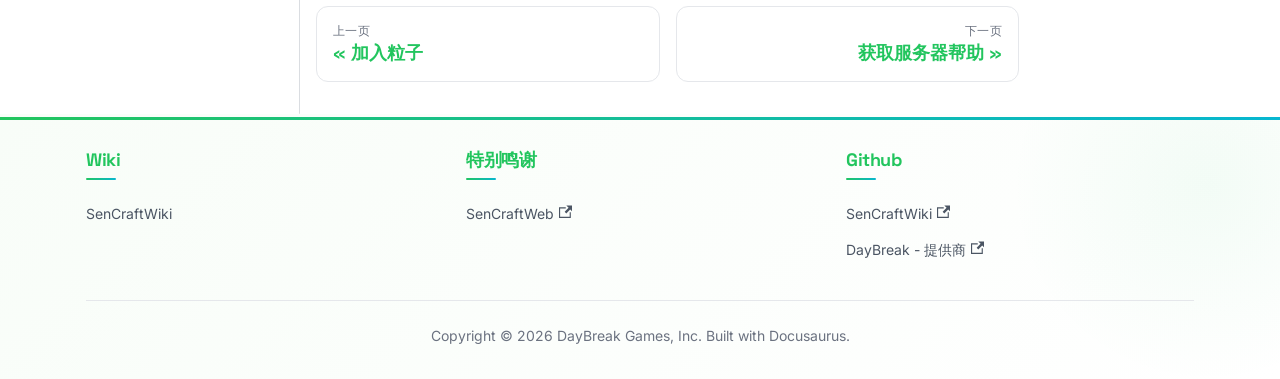
<file: docs/join/base/index.html>
<!doctype html>
<html lang="zh-Hans" dir="ltr" class="docs-wrapper plugin-docs plugin-id-default docs-version-current docs-doc-page docs-doc-id-join/base" data-has-hydrated="false">
<head>
<meta charset="UTF-8">
<meta name="generator" content="Docusaurus v3.7.0">
<title data-rh="true">初来乍到 | ParticleWiki</title><meta data-rh="true" name="viewport" content="width=device-width,initial-scale=1"><meta data-rh="true" name="twitter:card" content="summary_large_image"><meta data-rh="true" property="og:image" content="https://your-docusaurus-site.example.com/img/docusaurus-social-card.jpg"><meta data-rh="true" name="twitter:image" content="https://your-docusaurus-site.example.com/img/docusaurus-social-card.jpg"><meta data-rh="true" property="og:url" content="https://your-docusaurus-site.example.com/docs/join/base"><meta data-rh="true" property="og:locale" content="zh_Hans"><meta data-rh="true" name="docusaurus_locale" content="zh-Hans"><meta data-rh="true" name="docsearch:language" content="zh-Hans"><meta data-rh="true" name="docusaurus_version" content="current"><meta data-rh="true" name="docusaurus_tag" content="docs-default-current"><meta data-rh="true" name="docsearch:version" content="current"><meta data-rh="true" name="docsearch:docusaurus_tag" content="docs-default-current"><meta data-rh="true" property="og:title" content="初来乍到 | ParticleWiki"><meta data-rh="true" name="description" content="初来乍到可能感觉手足无措、不知道怎么开始玩？别慌！往下阅读，开启你的旅程吧！"><meta data-rh="true" property="og:description" content="初来乍到可能感觉手足无措、不知道怎么开始玩？别慌！往下阅读，开启你的旅程吧！"><link data-rh="true" rel="canonical" href="https://your-docusaurus-site.example.com/docs/join/base"><link data-rh="true" rel="alternate" href="https://your-docusaurus-site.example.com/docs/join/base" hreflang="zh-Hans"><link data-rh="true" rel="alternate" href="https://your-docusaurus-site.example.com/docs/join/base" hreflang="x-default"><link rel="preconnect" href="https://fonts.googleapis.com">
<link rel="preconnect" href="https://fonts.gstatic.com" crossorigin="anonymous">
<link rel="stylesheet" href="https://fonts.googleapis.com/css2?family=Inter:wght@300;400;500;600;700&amp;family=Space+Grotesk:wght@400;500;600;700&amp;family=JetBrains+Mono:wght@400;500;600&amp;display=swap"><link rel="stylesheet" href="/assets/css/styles.c9b0ea21.css">
<script src="/assets/js/runtime~main.9986ceae.js" defer="defer"></script>
<script src="/assets/js/main.9aad3505.js" defer="defer"></script>
</head>
<body class="navigation-with-keyboard">
<script>!function(){function t(t){document.documentElement.setAttribute("data-theme",t)}var e=function(){try{return new URLSearchParams(window.location.search).get("docusaurus-theme")}catch(t){}}()||function(){try{return window.localStorage.getItem("theme")}catch(t){}}();t(null!==e?e:"light")}(),function(){try{const n=new URLSearchParams(window.location.search).entries();for(var[t,e]of n)if(t.startsWith("docusaurus-data-")){var a=t.replace("docusaurus-data-","data-");document.documentElement.setAttribute(a,e)}}catch(t){}}()</script><div id="__docusaurus"><div class="mobile-sidebar-float" aria-label="文档侧边栏"><button class="mobile-sidebar-float__button" aria-expanded="false" aria-label="打开文档侧边栏"><svg viewBox="0 0 24 24" width="18" height="18" stroke="currentColor" stroke-width="2" fill="none"><path d="M8 6h13M8 12h13M8 18h13M3 6h.01M3 12h.01M3 18h.01"></path></svg></button><div class="mobile-sidebar-float__panel" role="navigation" aria-label="文档侧边栏"><div class="mobile-sidebar-float__header"><h3 class="mobile-sidebar-float__title">文档目录</h3><button class="mobile-sidebar-float__close" aria-label="关闭"><svg viewBox="0 0 24 24" width="20" height="20" stroke="currentColor" stroke-width="2" fill="none"><path d="M18 6L6 18M6 6l12 12"></path></svg></button></div><div class="mobile-sidebar-float__content"><div style="padding:16px;text-align:center;color:var(--ifm-color-emphasis-600)">正在加载目录...</div></div></div></div><div role="region" aria-label="跳到主要内容"><a class="skipToContent_fXgn" href="#__docusaurus_skipToContent_fallback">跳到主要内容</a></div><nav aria-label="主导航" class="navbar navbar--fixed-top"><div class="navbar__inner"><div class="navbar__items"><button aria-label="切换导航栏" aria-expanded="false" class="navbar__toggle clean-btn" type="button"><svg width="30" height="30" viewBox="0 0 30 30" aria-hidden="true"><path stroke="currentColor" stroke-linecap="round" stroke-miterlimit="10" stroke-width="2" d="M4 7h22M4 15h22M4 23h22"></path></svg></button><a class="navbar__brand" href="/"><b class="navbar__title text--truncate">Particle</b></a><a aria-current="page" class="navbar__item navbar__link navbar__link--active" href="/docs/wiki">文档</a><a class="navbar__item navbar__link" href="/docs/join/join_server">加入我们</a></div><div class="navbar__items navbar__items--right"><a href="https://github.com/SenCraftServer/SenCraftWiki" target="_blank" rel="noopener noreferrer" class="navbar__item navbar__link">GitHub(参考)<svg width="13.5" height="13.5" aria-hidden="true" viewBox="0 0 24 24" class="iconExternalLink_nPIU"><path fill="currentColor" d="M21 13v10h-21v-19h12v2h-10v15h17v-8h2zm3-12h-10.988l4.035 4-6.977 7.07 2.828 2.828 6.977-7.07 4.125 4.172v-11z"></path></svg></a><div class="toggle_MW0i colorModeToggle_DEke"><button class="clean-btn toggleButton_yw5v toggleButtonDisabled_BJd7" type="button" disabled="" title="切换浅色/暗黑模式（当前为浅色模式）" aria-label="切换浅色/暗黑模式（当前为浅色模式）"><svg viewBox="0 0 24 24" width="24" height="24" class="lightToggleIcon_SFTY"><path fill="currentColor" d="M12,9c1.65,0,3,1.35,3,3s-1.35,3-3,3s-3-1.35-3-3S10.35,9,12,9 M12,7c-2.76,0-5,2.24-5,5s2.24,5,5,5s5-2.24,5-5 S14.76,7,12,7L12,7z M2,13l2,0c0.55,0,1-0.45,1-1s-0.45-1-1-1l-2,0c-0.55,0-1,0.45-1,1S1.45,13,2,13z M20,13l2,0c0.55,0,1-0.45,1-1 s-0.45-1-1-1l-2,0c-0.55,0-1,0.45-1,1S19.45,13,20,13z M11,2v2c0,0.55,0.45,1,1,1s1-0.45,1-1V2c0-0.55-0.45-1-1-1S11,1.45,11,2z M11,20v2c0,0.55,0.45,1,1,1s1-0.45,1-1v-2c0-0.55-0.45-1-1-1C11.45,19,11,19.45,11,20z M5.99,4.58c-0.39-0.39-1.03-0.39-1.41,0 c-0.39,0.39-0.39,1.03,0,1.41l1.06,1.06c0.39,0.39,1.03,0.39,1.41,0s0.39-1.03,0-1.41L5.99,4.58z M18.36,16.95 c-0.39-0.39-1.03-0.39-1.41,0c-0.39,0.39-0.39,1.03,0,1.41l1.06,1.06c0.39,0.39,1.03,0.39,1.41,0c0.39-0.39,0.39-1.03,0-1.41 L18.36,16.95z M19.42,5.99c0.39-0.39,0.39-1.03,0-1.41c-0.39-0.39-1.03-0.39-1.41,0l-1.06,1.06c-0.39,0.39-0.39,1.03,0,1.41 s1.03,0.39,1.41,0L19.42,5.99z M7.05,18.36c0.39-0.39,0.39-1.03,0-1.41c-0.39-0.39-1.03-0.39-1.41,0l-1.06,1.06 c-0.39,0.39-0.39,1.03,0,1.41s1.03,0.39,1.41,0L7.05,18.36z"></path></svg><svg viewBox="0 0 24 24" width="24" height="24" class="darkToggleIcon_ekgs"><path fill="currentColor" d="M9.37,5.51C9.19,6.15,9.1,6.82,9.1,7.5c0,4.08,3.32,7.4,7.4,7.4c0.68,0,1.35-0.09,1.99-0.27C17.45,17.19,14.93,19,12,19 c-3.86,0-7-3.14-7-7C5,9.07,6.81,6.55,9.37,5.51z M12,3c-4.97,0-9,4.03-9,9s4.03,9,9,9s9-4.03,9-9c0-0.46-0.04-0.92-0.1-1.36 c-0.98,1.37-2.58,2.26-4.4,2.26c-2.98,0-5.4-2.42-5.4-5.4c0-1.81,0.89-3.42,2.26-4.4C12.92,3.04,12.46,3,12,3L12,3z"></path></svg></button></div><div class="navbarSearchContainer_Bca1"><div class="navbar__search searchBarContainer_NW3z" dir="ltr"><input placeholder="搜索" aria-label="Search" class="navbar__search-input searchInput_YFbd" value=""><div class="loadingRing_RJI3 searchBarLoadingRing_YnHq"><div></div><div></div><div></div><div></div></div></div></div></div></div><div role="presentation" class="navbar-sidebar__backdrop"></div></nav><div id="__docusaurus_skipToContent_fallback" class="main-wrapper mainWrapper_z2l0"><div class="docsWrapper_hBAB"><button aria-label="回到顶部" class="clean-btn theme-back-to-top-button backToTopButton_sjWU" type="button"></button><div class="docRoot_UBD9"><aside class="theme-doc-sidebar-container docSidebarContainer_YfHR"><div class="sidebarViewport_aRkj"><div class="sidebar_njMd"><nav aria-label="文档侧边栏" class="menu thin-scrollbar menu_SIkG"><ul class="theme-doc-sidebar-menu menu__list"><li class="theme-doc-sidebar-item-link theme-doc-sidebar-item-link-level-1 menu__list-item"><a class="menu__link" href="/docs/wiki">粒子维基百科</a></li><li class="theme-doc-sidebar-item-link theme-doc-sidebar-item-link-level-1 menu__list-item"><a class="menu__link" href="/docs/">主页</a></li><li class="theme-doc-sidebar-item-category theme-doc-sidebar-item-category-level-1 menu__list-item"><div class="menu__list-item-collapsible"><a class="menu__link menu__link--sublist menu__link--sublist-caret menu__link--active" role="button" aria-expanded="true" href="/docs/join/join_server">加入服务器</a></div><ul style="display:block;overflow:visible;height:auto" class="menu__list"><li class="theme-doc-sidebar-item-link theme-doc-sidebar-item-link-level-2 menu__list-item"><a class="menu__link" tabindex="0" href="/docs/join/join_server">加入粒子</a></li><li class="theme-doc-sidebar-item-link theme-doc-sidebar-item-link-level-2 menu__list-item"><a class="menu__link menu__link--active" aria-current="page" tabindex="0" href="/docs/join/base">初来乍到</a></li><li class="theme-doc-sidebar-item-link theme-doc-sidebar-item-link-level-2 menu__list-item"><a class="menu__link" tabindex="0" href="/docs/join/chatting">获取服务器帮助</a></li><li class="theme-doc-sidebar-item-link theme-doc-sidebar-item-link-level-2 menu__list-item"><a class="menu__link" tabindex="0" href="/docs/join/commands">基础指令 💻</a></li><li class="theme-doc-sidebar-item-link theme-doc-sidebar-item-link-level-2 menu__list-item"><a class="menu__link" tabindex="0" href="/docs/join/shop">QuickShop 插件</a></li></ul></li><li class="theme-doc-sidebar-item-category theme-doc-sidebar-item-category-level-1 menu__list-item menu__list-item--collapsed"><div class="menu__list-item-collapsible"><a class="menu__link menu__link--sublist menu__link--sublist-caret" role="button" aria-expanded="false" href="/docs/dom/help">关于 DOM 领地系统</a></div></li></ul></nav></div></div></aside><main class="docMainContainer_TBSr"><div class="container padding-top--md padding-bottom--lg"><div class="row"><div class="col docItemCol_VOVn"><div class="docItemContainer_Djhp"><article><nav class="theme-doc-breadcrumbs breadcrumbsContainer_Z_bl" aria-label="页面路径"><ul class="breadcrumbs" itemscope="" itemtype="https://schema.org/BreadcrumbList"><li class="breadcrumbs__item"><a aria-label="主页面" class="breadcrumbs__link" href="/"><svg viewBox="0 0 24 24" class="breadcrumbHomeIcon_YNFT"><path d="M10 19v-5h4v5c0 .55.45 1 1 1h3c.55 0 1-.45 1-1v-7h1.7c.46 0 .68-.57.33-.87L12.67 3.6c-.38-.34-.96-.34-1.34 0l-8.36 7.53c-.34.3-.13.87.33.87H5v7c0 .55.45 1 1 1h3c.55 0 1-.45 1-1z" fill="currentColor"></path></svg></a></li><li class="breadcrumbs__item"><span class="breadcrumbs__link">加入服务器</span><meta itemprop="position" content="1"></li><li itemscope="" itemprop="itemListElement" itemtype="https://schema.org/ListItem" class="breadcrumbs__item breadcrumbs__item--active"><span class="breadcrumbs__link" itemprop="name">初来乍到</span><meta itemprop="position" content="2"></li></ul></nav><div class="tocCollapsible_ETCw theme-doc-toc-mobile tocMobile_ITEo"><button type="button" class="clean-btn tocCollapsibleButton_TO0P">本页总览</button></div><div class="theme-doc-markdown markdown"><header><h1>初来乍到</h1></header>
<div class="theme-admonition theme-admonition-success admonition_xJq3 alert alert--success"><div class="admonitionHeading_Gvgb"><span class="admonitionIcon_Rf37"><svg viewBox="0 0 12 16"><path fill-rule="evenodd" d="M6.5 0C3.48 0 1 2.19 1 5c0 .92.55 2.25 1 3 1.34 2.25 1.78 2.78 2 4v1h5v-1c.22-1.22.66-1.75 2-4 .45-.75 1-2.08 1-3 0-2.81-2.48-5-5.5-5zm3.64 7.48c-.25.44-.47.8-.67 1.11-.86 1.41-1.25 2.06-1.45 3.23-.02.05-.02.11-.02.17H5c0-.06 0-.13-.02-.17-.2-1.17-.59-1.83-1.45-3.23-.2-.31-.42-.67-.67-1.11C2.44 6.78 2 5.65 2 5c0-2.2 2.02-4 4.5-4 1.22 0 2.36.42 3.22 1.19C10.55 2.94 11 3.94 11 5c0 .66-.44 1.78-.86 2.48zM4 14h5c-.23 1.14-1.3 2-2.5 2s-2.27-.86-2.5-2z"></path></svg></span>✨ 欢迎来到粒子！</div><div class="admonitionContent_BuS1"><p>初来乍到可能感觉手足无措、不知道怎么开始玩？别慌！往下阅读，开启你的旅程吧！</p></div></div>
<h2 class="anchor anchorWithStickyNavbar_LWe7" id="第一步准备好-minecraft">第一步：准备好 Minecraft<a href="#第一步准备好-minecraft" class="hash-link" aria-label="第一步：准备好 Minecraft的直接链接" title="第一步：准备好 Minecraft的直接链接">​</a></h2>
<p>在开始之前，先确保你已经安装好 Minecraft 啦～</p>
<ul>
<li>如果你是 <a href="https://zh.minecraft.wiki/w/Java%E7%89%88" target="_blank" rel="noopener noreferrer">Java 版</a> 玩家，确保版本至少为 <a href="https://zh.minecraft.wiki/w/Java%E7%89%881.7.2" target="_blank" rel="noopener noreferrer">1.7.2</a>（当然越新越好！）</li>
<li>基岩版体验较差，不推荐作为主要游玩方式，如果一定要用，请确保是最新的稳定版</li>
</ul>
<div class="theme-admonition theme-admonition-tip admonition_xJq3 alert alert--success"><div class="admonitionHeading_Gvgb"><span class="admonitionIcon_Rf37"><svg viewBox="0 0 12 16"><path fill-rule="evenodd" d="M6.5 0C3.48 0 1 2.19 1 5c0 .92.55 2.25 1 3 1.34 2.25 1.78 2.78 2 4v1h5v-1c.22-1.22.66-1.75 2-4 .45-.75 1-2.08 1-3 0-2.81-2.48-5-5.5-5zm3.64 7.48c-.25.44-.47.8-.67 1.11-.86 1.41-1.25 2.06-1.45 3.23-.02.05-.02.11-.02.17H5c0-.06 0-.13-.02-.17-.2-1.17-.59-1.83-1.45-3.23-.2-.31-.42-.67-.67-1.11C2.44 6.78 2 5.65 2 5c0-2.2 2.02-4 4.5-4 1.22 0 2.36.42 3.22 1.19C10.55 2.94 11 3.94 11 5c0 .66-.44 1.78-.86 2.48zM4 14h5c-.23 1.14-1.3 2-2.5 2s-2.27-.86-2.5-2z"></path></svg></span>🎮 还没下载 Minecraft？</div><div class="admonitionContent_BuS1"><p>不会下载 Minecraft ？<a href="/docs/problem/mc">点这里解决</a></p></div></div>
<h2 class="anchor anchorWithStickyNavbar_LWe7" id="第二步服务器地址">第二步：服务器地址<a href="#第二步服务器地址" class="hash-link" aria-label="第二步：服务器地址的直接链接" title="第二步：服务器地址的直接链接">​</a></h2>
<p>准备好游戏后，就可以连接服务器啦！根据你的网络情况选择合适的地址：</p>
<h3 class="anchor anchorWithStickyNavbar_LWe7" id="java-版">Java 版<a href="#java-版" class="hash-link" aria-label="Java 版的直接链接" title="Java 版的直接链接">​</a></h3>
<div class="language-bash codeBlockContainer_Ckt0 theme-code-block" style="--prism-color:#393A34;--prism-background-color:#f6f8fa"><div class="codeBlockContent_biex"><pre tabindex="0" class="prism-code language-bash codeBlock_bY9V thin-scrollbar" style="color:#393A34;background-color:#f6f8fa"><code class="codeBlockLines_e6Vv"><span class="token-line" style="color:#393A34"><span class="token plain">请查看上一篇教程捏~</span><br></span></code></pre><div class="buttonGroup__atx"><button type="button" aria-label="复制代码到剪贴板" title="复制" class="clean-btn"><span class="copyButtonIcons_eSgA" aria-hidden="true"><svg viewBox="0 0 24 24" class="copyButtonIcon_y97N"><path fill="currentColor" d="M19,21H8V7H19M19,5H8A2,2 0 0,0 6,7V21A2,2 0 0,0 8,23H19A2,2 0 0,0 21,21V7A2,2 0 0,0 19,5M16,1H4A2,2 0 0,0 2,3V17H4V3H16V1Z"></path></svg><svg viewBox="0 0 24 24" class="copyButtonSuccessIcon_LjdS"><path fill="currentColor" d="M21,7L9,19L3.5,13.5L4.91,12.09L9,16.17L19.59,5.59L21,7Z"></path></svg></span></button></div></div></div>
<h3 class="anchor anchorWithStickyNavbar_LWe7" id="基岩版">基岩版<a href="#基岩版" class="hash-link" aria-label="基岩版的直接链接" title="基岩版的直接链接">​</a></h3>
<div class="language-bash codeBlockContainer_Ckt0 theme-code-block" style="--prism-color:#393A34;--prism-background-color:#f6f8fa"><div class="codeBlockContent_biex"><pre tabindex="0" class="prism-code language-bash codeBlock_bY9V thin-scrollbar" style="color:#393A34;background-color:#f6f8fa"><code class="codeBlockLines_e6Vv"><span class="token-line" style="color:#393A34"><span class="token plain">Not Server.</span><br></span></code></pre><div class="buttonGroup__atx"><button type="button" aria-label="复制代码到剪贴板" title="复制" class="clean-btn"><span class="copyButtonIcons_eSgA" aria-hidden="true"><svg viewBox="0 0 24 24" class="copyButtonIcon_y97N"><path fill="currentColor" d="M19,21H8V7H19M19,5H8A2,2 0 0,0 6,7V21A2,2 0 0,0 8,23H19A2,2 0 0,0 21,21V7A2,2 0 0,0 19,5M16,1H4A2,2 0 0,0 2,3V17H4V3H16V1Z"></path></svg><svg viewBox="0 0 24 24" class="copyButtonSuccessIcon_LjdS"><path fill="currentColor" d="M21,7L9,19L3.5,13.5L4.91,12.09L9,16.17L19.59,5.59L21,7Z"></path></svg></span></button></div></div></div>
<div class="theme-admonition theme-admonition-tip admonition_xJq3 alert alert--success"><div class="admonitionHeading_Gvgb"><span class="admonitionIcon_Rf37"><svg viewBox="0 0 12 16"><path fill-rule="evenodd" d="M6.5 0C3.48 0 1 2.19 1 5c0 .92.55 2.25 1 3 1.34 2.25 1.78 2.78 2 4v1h5v-1c.22-1.22.66-1.75 2-4 .45-.75 1-2.08 1-3 0-2.81-2.48-5-5.5-5zm3.64 7.48c-.25.44-.47.8-.67 1.11-.86 1.41-1.25 2.06-1.45 3.23-.02.05-.02.11-.02.17H5c0-.06 0-.13-.02-.17-.2-1.17-.59-1.83-1.45-3.23-.2-.31-.42-.67-.67-1.11C2.44 6.78 2 5.65 2 5c0-2.2 2.02-4 4.5-4 1.22 0 2.36.42 3.22 1.19C10.55 2.94 11 3.94 11 5c0 .66-.44 1.78-.86 2.48zM4 14h5c-.23 1.14-1.3 2-2.5 2s-2.27-.86-2.5-2z"></path></svg></span>🌐 选哪个地址好？</div><div class="admonitionContent_BuS1"><ul>
<li>国内玩家优先尝试主线 *(貌似也只有主线)</li>
</ul></div></div>
<h2 class="anchor anchorWithStickyNavbar_LWe7" id="第三步进入服务器">第三步：进入服务器<a href="#第三步进入服务器" class="hash-link" aria-label="第三步：进入服务器的直接链接" title="第三步：进入服务器的直接链接">​</a></h2>
<p>恭喜你成功进入服务器啦🎉！</p>
<p>刚开始可能会有点不知所措，没关系，按这个步骤来：</p>
<ol>
<li><strong>创建你的Auth</strong> —— 指令 <code>/reg &lt;密码&gt; &lt;重复密码&gt;</code> 可以创建Auth.</li>
<li><strong>开始冒险</strong> —— 指令 <code>/rtp</code> 即可随机传送。</li>
</ol>
<div class="theme-admonition theme-admonition-tip admonition_xJq3 alert alert--success"><div class="admonitionHeading_Gvgb"><span class="admonitionIcon_Rf37"><svg viewBox="0 0 12 16"><path fill-rule="evenodd" d="M6.5 0C3.48 0 1 2.19 1 5c0 .92.55 2.25 1 3 1.34 2.25 1.78 2.78 2 4v1h5v-1c.22-1.22.66-1.75 2-4 .45-.75 1-2.08 1-3 0-2.81-2.48-5-5.5-5zm3.64 7.48c-.25.44-.47.8-.67 1.11-.86 1.41-1.25 2.06-1.45 3.23-.02.05-.02.11-.02.17H5c0-.06 0-.13-.02-.17-.2-1.17-.59-1.83-1.45-3.23-.2-.31-.42-.67-.67-1.11C2.44 6.78 2 5.65 2 5c0-2.2 2.02-4 4.5-4 1.22 0 2.36.42 3.22 1.19C10.55 2.94 11 3.94 11 5c0 .66-.44 1.78-.86 2.48zM4 14h5c-.23 1.14-1.3 2-2.5 2s-2.27-.86-2.5-2z"></path></svg></span>🏠 关于领地</div><div class="admonitionContent_BuS1"><p>想了解更多关于 DOM 系统的信息？<a href="/docs/dom/help">点这里查看详细说明</a></p></div></div></div><footer class="theme-doc-footer docusaurus-mt-lg"><div class="row margin-top--sm theme-doc-footer-edit-meta-row"><div class="col"><a href="https://github.com/laoDay-114/LaoDay-114.github.io/lizi-cn/docs/1-join/2.base.md" target="_blank" rel="noopener noreferrer" class="theme-edit-this-page"><svg fill="currentColor" height="20" width="20" viewBox="0 0 40 40" class="iconEdit_Z9Sw" aria-hidden="true"><g><path d="m34.5 11.7l-3 3.1-6.3-6.3 3.1-3q0.5-0.5 1.2-0.5t1.1 0.5l3.9 3.9q0.5 0.4 0.5 1.1t-0.5 1.2z m-29.5 17.1l18.4-18.5 6.3 6.3-18.4 18.4h-6.3v-6.2z"></path></g></svg>编辑此页</a></div><div class="col lastUpdated_JAkA"></div></div></footer></article><nav class="pagination-nav docusaurus-mt-lg" aria-label="文件选项卡"><a class="pagination-nav__link pagination-nav__link--prev" href="/docs/join/join_server"><div class="pagination-nav__sublabel">上一页</div><div class="pagination-nav__label">加入粒子</div></a><a class="pagination-nav__link pagination-nav__link--next" href="/docs/join/chatting"><div class="pagination-nav__sublabel">下一页</div><div class="pagination-nav__label">获取服务器帮助</div></a></nav></div></div><div class="col col--3"><div class="tableOfContents_bqdL thin-scrollbar theme-doc-toc-desktop"><ul class="table-of-contents table-of-contents__left-border"><li><a href="#第一步准备好-minecraft" class="table-of-contents__link toc-highlight">第一步：准备好 Minecraft</a></li><li><a href="#第二步服务器地址" class="table-of-contents__link toc-highlight">第二步：服务器地址</a><ul><li><a href="#java-版" class="table-of-contents__link toc-highlight">Java 版</a></li><li><a href="#基岩版" class="table-of-contents__link toc-highlight">基岩版</a></li></ul></li><li><a href="#第三步进入服务器" class="table-of-contents__link toc-highlight">第三步：进入服务器</a></li></ul></div></div></div></div></main></div></div></div><footer class="footer"><div class="container container-fluid"><div class="row footer__links"><div class="col footer__col"><div class="footer__title">Wiki</div><ul class="footer__items clean-list"><li class="footer__item"><a class="footer__link-item" href="/docs/wiki">SenCraftWiki</a></li></ul></div><div class="col footer__col"><div class="footer__title">特别鸣谢</div><ul class="footer__items clean-list"><li class="footer__item"><a href="https://www.sencraft.top" target="_blank" rel="noopener noreferrer" class="footer__link-item">SenCraftWeb<svg width="13.5" height="13.5" aria-hidden="true" viewBox="0 0 24 24" class="iconExternalLink_nPIU"><path fill="currentColor" d="M21 13v10h-21v-19h12v2h-10v15h17v-8h2zm3-12h-10.988l4.035 4-6.977 7.07 2.828 2.828 6.977-7.07 4.125 4.172v-11z"></path></svg></a></li></ul></div><div class="col footer__col"><div class="footer__title">Github</div><ul class="footer__items clean-list"><li class="footer__item"><a href="https://github.com/SenCraftServer" target="_blank" rel="noopener noreferrer" class="footer__link-item">SenCraftWiki<svg width="13.5" height="13.5" aria-hidden="true" viewBox="0 0 24 24" class="iconExternalLink_nPIU"><path fill="currentColor" d="M21 13v10h-21v-19h12v2h-10v15h17v-8h2zm3-12h-10.988l4.035 4-6.977 7.07 2.828 2.828 6.977-7.07 4.125 4.172v-11z"></path></svg></a></li><li class="footer__item"><a href="https://github.com/LaoDay-114" target="_blank" rel="noopener noreferrer" class="footer__link-item">DayBreak - 提供商<svg width="13.5" height="13.5" aria-hidden="true" viewBox="0 0 24 24" class="iconExternalLink_nPIU"><path fill="currentColor" d="M21 13v10h-21v-19h12v2h-10v15h17v-8h2zm3-12h-10.988l4.035 4-6.977 7.07 2.828 2.828 6.977-7.07 4.125 4.172v-11z"></path></svg></a></li></ul></div></div><div class="footer__bottom text--center"><div class="footer__copyright">Copyright © 2026 DayBreak Games, Inc. Built with Docusaurus.</div></div></div></footer></div>
</body>
</html>
</file>
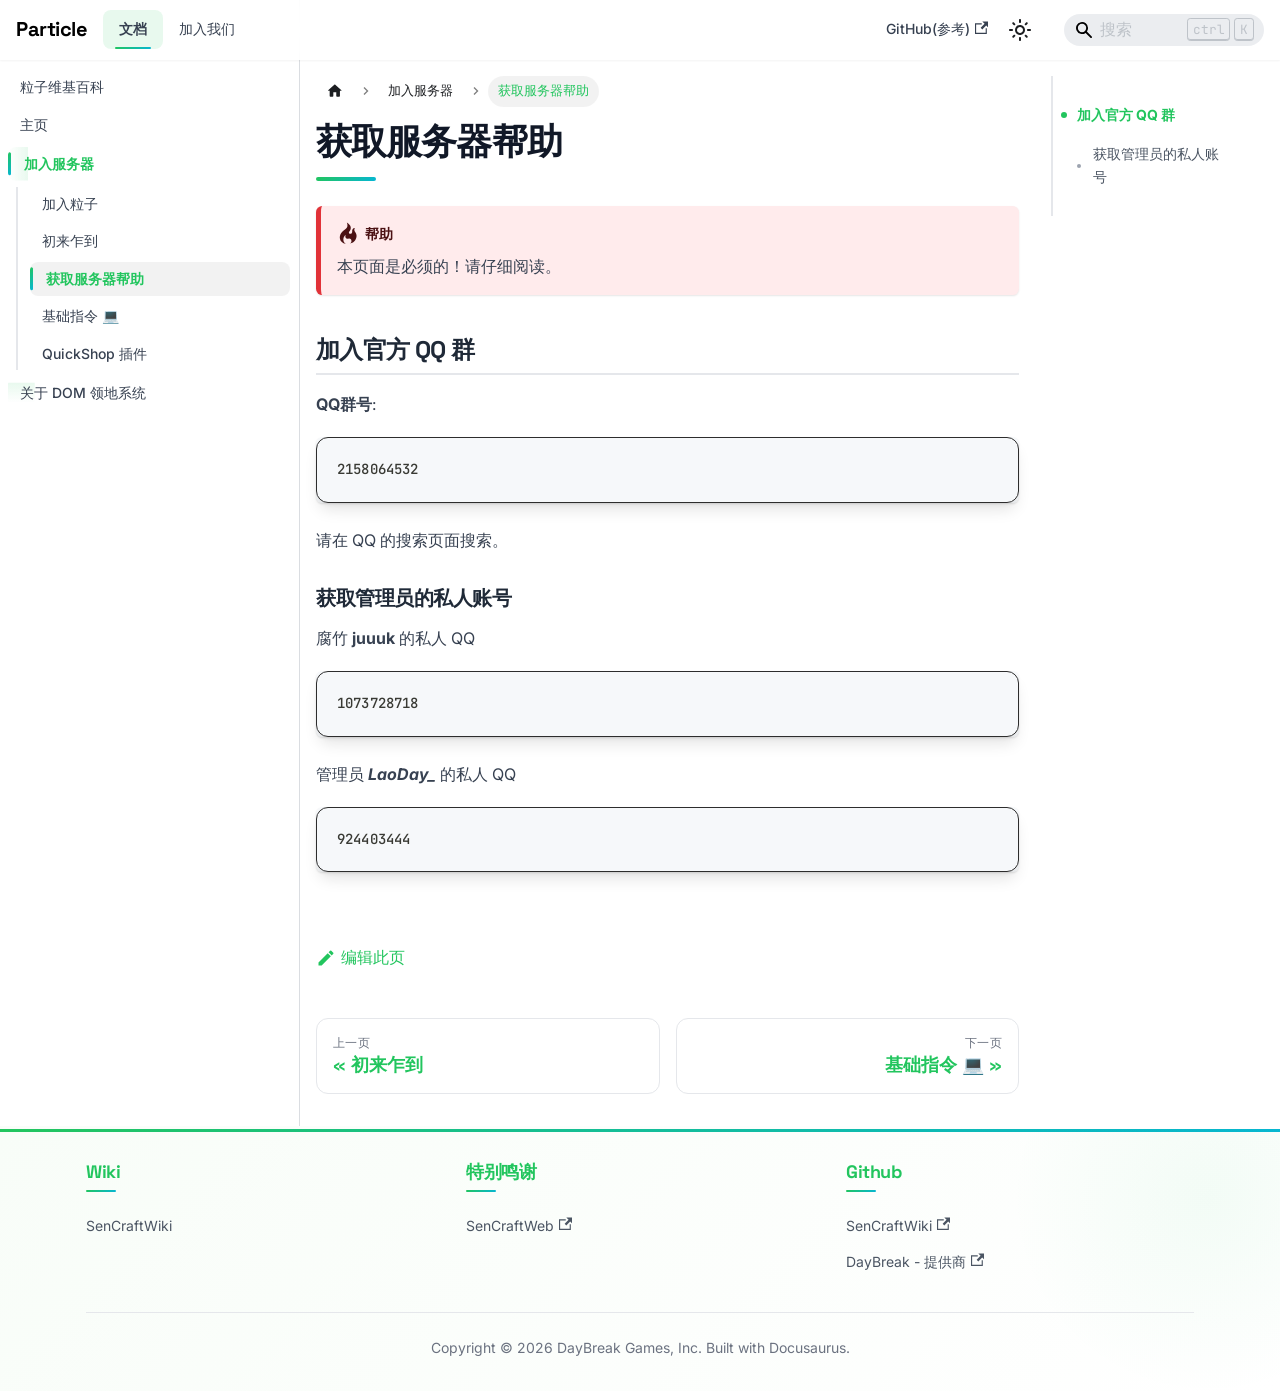
<file: docs/join/chatting/index.html>
<!doctype html>
<html lang="zh-Hans" dir="ltr" class="docs-wrapper plugin-docs plugin-id-default docs-version-current docs-doc-page docs-doc-id-join/chatting" data-has-hydrated="false">
<head>
<meta charset="UTF-8">
<meta name="generator" content="Docusaurus v3.7.0">
<title data-rh="true">获取服务器帮助 | ParticleWiki</title><meta data-rh="true" name="viewport" content="width=device-width,initial-scale=1"><meta data-rh="true" name="twitter:card" content="summary_large_image"><meta data-rh="true" property="og:image" content="https://your-docusaurus-site.example.com/img/docusaurus-social-card.jpg"><meta data-rh="true" name="twitter:image" content="https://your-docusaurus-site.example.com/img/docusaurus-social-card.jpg"><meta data-rh="true" property="og:url" content="https://your-docusaurus-site.example.com/docs/join/chatting"><meta data-rh="true" property="og:locale" content="zh_Hans"><meta data-rh="true" name="docusaurus_locale" content="zh-Hans"><meta data-rh="true" name="docsearch:language" content="zh-Hans"><meta data-rh="true" name="docusaurus_version" content="current"><meta data-rh="true" name="docusaurus_tag" content="docs-default-current"><meta data-rh="true" name="docsearch:version" content="current"><meta data-rh="true" name="docsearch:docusaurus_tag" content="docs-default-current"><meta data-rh="true" property="og:title" content="获取服务器帮助 | ParticleWiki"><meta data-rh="true" name="description" content="本页面是必须的！请仔细阅读。"><meta data-rh="true" property="og:description" content="本页面是必须的！请仔细阅读。"><link data-rh="true" rel="canonical" href="https://your-docusaurus-site.example.com/docs/join/chatting"><link data-rh="true" rel="alternate" href="https://your-docusaurus-site.example.com/docs/join/chatting" hreflang="zh-Hans"><link data-rh="true" rel="alternate" href="https://your-docusaurus-site.example.com/docs/join/chatting" hreflang="x-default"><link rel="preconnect" href="https://fonts.googleapis.com">
<link rel="preconnect" href="https://fonts.gstatic.com" crossorigin="anonymous">
<link rel="stylesheet" href="https://fonts.googleapis.com/css2?family=Inter:wght@300;400;500;600;700&amp;family=Space+Grotesk:wght@400;500;600;700&amp;family=JetBrains+Mono:wght@400;500;600&amp;display=swap"><link rel="stylesheet" href="/assets/css/styles.c9b0ea21.css">
<script src="/assets/js/runtime~main.9986ceae.js" defer="defer"></script>
<script src="/assets/js/main.9aad3505.js" defer="defer"></script>
</head>
<body class="navigation-with-keyboard">
<script>!function(){function t(t){document.documentElement.setAttribute("data-theme",t)}var e=function(){try{return new URLSearchParams(window.location.search).get("docusaurus-theme")}catch(t){}}()||function(){try{return window.localStorage.getItem("theme")}catch(t){}}();t(null!==e?e:"light")}(),function(){try{const n=new URLSearchParams(window.location.search).entries();for(var[t,e]of n)if(t.startsWith("docusaurus-data-")){var a=t.replace("docusaurus-data-","data-");document.documentElement.setAttribute(a,e)}}catch(t){}}()</script><div id="__docusaurus"><div class="mobile-sidebar-float" aria-label="文档侧边栏"><button class="mobile-sidebar-float__button" aria-expanded="false" aria-label="打开文档侧边栏"><svg viewBox="0 0 24 24" width="18" height="18" stroke="currentColor" stroke-width="2" fill="none"><path d="M8 6h13M8 12h13M8 18h13M3 6h.01M3 12h.01M3 18h.01"></path></svg></button><div class="mobile-sidebar-float__panel" role="navigation" aria-label="文档侧边栏"><div class="mobile-sidebar-float__header"><h3 class="mobile-sidebar-float__title">文档目录</h3><button class="mobile-sidebar-float__close" aria-label="关闭"><svg viewBox="0 0 24 24" width="20" height="20" stroke="currentColor" stroke-width="2" fill="none"><path d="M18 6L6 18M6 6l12 12"></path></svg></button></div><div class="mobile-sidebar-float__content"><div style="padding:16px;text-align:center;color:var(--ifm-color-emphasis-600)">正在加载目录...</div></div></div></div><div role="region" aria-label="跳到主要内容"><a class="skipToContent_fXgn" href="#__docusaurus_skipToContent_fallback">跳到主要内容</a></div><nav aria-label="主导航" class="navbar navbar--fixed-top"><div class="navbar__inner"><div class="navbar__items"><button aria-label="切换导航栏" aria-expanded="false" class="navbar__toggle clean-btn" type="button"><svg width="30" height="30" viewBox="0 0 30 30" aria-hidden="true"><path stroke="currentColor" stroke-linecap="round" stroke-miterlimit="10" stroke-width="2" d="M4 7h22M4 15h22M4 23h22"></path></svg></button><a class="navbar__brand" href="/"><b class="navbar__title text--truncate">Particle</b></a><a aria-current="page" class="navbar__item navbar__link navbar__link--active" href="/docs/wiki">文档</a><a class="navbar__item navbar__link" href="/docs/join/join_server">加入我们</a></div><div class="navbar__items navbar__items--right"><a href="https://github.com/SenCraftServer/SenCraftWiki" target="_blank" rel="noopener noreferrer" class="navbar__item navbar__link">GitHub(参考)<svg width="13.5" height="13.5" aria-hidden="true" viewBox="0 0 24 24" class="iconExternalLink_nPIU"><path fill="currentColor" d="M21 13v10h-21v-19h12v2h-10v15h17v-8h2zm3-12h-10.988l4.035 4-6.977 7.07 2.828 2.828 6.977-7.07 4.125 4.172v-11z"></path></svg></a><div class="toggle_MW0i colorModeToggle_DEke"><button class="clean-btn toggleButton_yw5v toggleButtonDisabled_BJd7" type="button" disabled="" title="切换浅色/暗黑模式（当前为浅色模式）" aria-label="切换浅色/暗黑模式（当前为浅色模式）"><svg viewBox="0 0 24 24" width="24" height="24" class="lightToggleIcon_SFTY"><path fill="currentColor" d="M12,9c1.65,0,3,1.35,3,3s-1.35,3-3,3s-3-1.35-3-3S10.35,9,12,9 M12,7c-2.76,0-5,2.24-5,5s2.24,5,5,5s5-2.24,5-5 S14.76,7,12,7L12,7z M2,13l2,0c0.55,0,1-0.45,1-1s-0.45-1-1-1l-2,0c-0.55,0-1,0.45-1,1S1.45,13,2,13z M20,13l2,0c0.55,0,1-0.45,1-1 s-0.45-1-1-1l-2,0c-0.55,0-1,0.45-1,1S19.45,13,20,13z M11,2v2c0,0.55,0.45,1,1,1s1-0.45,1-1V2c0-0.55-0.45-1-1-1S11,1.45,11,2z M11,20v2c0,0.55,0.45,1,1,1s1-0.45,1-1v-2c0-0.55-0.45-1-1-1C11.45,19,11,19.45,11,20z M5.99,4.58c-0.39-0.39-1.03-0.39-1.41,0 c-0.39,0.39-0.39,1.03,0,1.41l1.06,1.06c0.39,0.39,1.03,0.39,1.41,0s0.39-1.03,0-1.41L5.99,4.58z M18.36,16.95 c-0.39-0.39-1.03-0.39-1.41,0c-0.39,0.39-0.39,1.03,0,1.41l1.06,1.06c0.39,0.39,1.03,0.39,1.41,0c0.39-0.39,0.39-1.03,0-1.41 L18.36,16.95z M19.42,5.99c0.39-0.39,0.39-1.03,0-1.41c-0.39-0.39-1.03-0.39-1.41,0l-1.06,1.06c-0.39,0.39-0.39,1.03,0,1.41 s1.03,0.39,1.41,0L19.42,5.99z M7.05,18.36c0.39-0.39,0.39-1.03,0-1.41c-0.39-0.39-1.03-0.39-1.41,0l-1.06,1.06 c-0.39,0.39-0.39,1.03,0,1.41s1.03,0.39,1.41,0L7.05,18.36z"></path></svg><svg viewBox="0 0 24 24" width="24" height="24" class="darkToggleIcon_ekgs"><path fill="currentColor" d="M9.37,5.51C9.19,6.15,9.1,6.82,9.1,7.5c0,4.08,3.32,7.4,7.4,7.4c0.68,0,1.35-0.09,1.99-0.27C17.45,17.19,14.93,19,12,19 c-3.86,0-7-3.14-7-7C5,9.07,6.81,6.55,9.37,5.51z M12,3c-4.97,0-9,4.03-9,9s4.03,9,9,9s9-4.03,9-9c0-0.46-0.04-0.92-0.1-1.36 c-0.98,1.37-2.58,2.26-4.4,2.26c-2.98,0-5.4-2.42-5.4-5.4c0-1.81,0.89-3.42,2.26-4.4C12.92,3.04,12.46,3,12,3L12,3z"></path></svg></button></div><div class="navbarSearchContainer_Bca1"><div class="navbar__search searchBarContainer_NW3z" dir="ltr"><input placeholder="搜索" aria-label="Search" class="navbar__search-input searchInput_YFbd" value=""><div class="loadingRing_RJI3 searchBarLoadingRing_YnHq"><div></div><div></div><div></div><div></div></div></div></div></div></div><div role="presentation" class="navbar-sidebar__backdrop"></div></nav><div id="__docusaurus_skipToContent_fallback" class="main-wrapper mainWrapper_z2l0"><div class="docsWrapper_hBAB"><button aria-label="回到顶部" class="clean-btn theme-back-to-top-button backToTopButton_sjWU" type="button"></button><div class="docRoot_UBD9"><aside class="theme-doc-sidebar-container docSidebarContainer_YfHR"><div class="sidebarViewport_aRkj"><div class="sidebar_njMd"><nav aria-label="文档侧边栏" class="menu thin-scrollbar menu_SIkG"><ul class="theme-doc-sidebar-menu menu__list"><li class="theme-doc-sidebar-item-link theme-doc-sidebar-item-link-level-1 menu__list-item"><a class="menu__link" href="/docs/wiki">粒子维基百科</a></li><li class="theme-doc-sidebar-item-link theme-doc-sidebar-item-link-level-1 menu__list-item"><a class="menu__link" href="/docs/">主页</a></li><li class="theme-doc-sidebar-item-category theme-doc-sidebar-item-category-level-1 menu__list-item"><div class="menu__list-item-collapsible"><a class="menu__link menu__link--sublist menu__link--sublist-caret menu__link--active" role="button" aria-expanded="true" href="/docs/join/join_server">加入服务器</a></div><ul style="display:block;overflow:visible;height:auto" class="menu__list"><li class="theme-doc-sidebar-item-link theme-doc-sidebar-item-link-level-2 menu__list-item"><a class="menu__link" tabindex="0" href="/docs/join/join_server">加入粒子</a></li><li class="theme-doc-sidebar-item-link theme-doc-sidebar-item-link-level-2 menu__list-item"><a class="menu__link" tabindex="0" href="/docs/join/base">初来乍到</a></li><li class="theme-doc-sidebar-item-link theme-doc-sidebar-item-link-level-2 menu__list-item"><a class="menu__link menu__link--active" aria-current="page" tabindex="0" href="/docs/join/chatting">获取服务器帮助</a></li><li class="theme-doc-sidebar-item-link theme-doc-sidebar-item-link-level-2 menu__list-item"><a class="menu__link" tabindex="0" href="/docs/join/commands">基础指令 💻</a></li><li class="theme-doc-sidebar-item-link theme-doc-sidebar-item-link-level-2 menu__list-item"><a class="menu__link" tabindex="0" href="/docs/join/shop">QuickShop 插件</a></li></ul></li><li class="theme-doc-sidebar-item-category theme-doc-sidebar-item-category-level-1 menu__list-item menu__list-item--collapsed"><div class="menu__list-item-collapsible"><a class="menu__link menu__link--sublist menu__link--sublist-caret" role="button" aria-expanded="false" href="/docs/dom/help">关于 DOM 领地系统</a></div></li></ul></nav></div></div></aside><main class="docMainContainer_TBSr"><div class="container padding-top--md padding-bottom--lg"><div class="row"><div class="col docItemCol_VOVn"><div class="docItemContainer_Djhp"><article><nav class="theme-doc-breadcrumbs breadcrumbsContainer_Z_bl" aria-label="页面路径"><ul class="breadcrumbs" itemscope="" itemtype="https://schema.org/BreadcrumbList"><li class="breadcrumbs__item"><a aria-label="主页面" class="breadcrumbs__link" href="/"><svg viewBox="0 0 24 24" class="breadcrumbHomeIcon_YNFT"><path d="M10 19v-5h4v5c0 .55.45 1 1 1h3c.55 0 1-.45 1-1v-7h1.7c.46 0 .68-.57.33-.87L12.67 3.6c-.38-.34-.96-.34-1.34 0l-8.36 7.53c-.34.3-.13.87.33.87H5v7c0 .55.45 1 1 1h3c.55 0 1-.45 1-1z" fill="currentColor"></path></svg></a></li><li class="breadcrumbs__item"><span class="breadcrumbs__link">加入服务器</span><meta itemprop="position" content="1"></li><li itemscope="" itemprop="itemListElement" itemtype="https://schema.org/ListItem" class="breadcrumbs__item breadcrumbs__item--active"><span class="breadcrumbs__link" itemprop="name">获取服务器帮助</span><meta itemprop="position" content="2"></li></ul></nav><div class="tocCollapsible_ETCw theme-doc-toc-mobile tocMobile_ITEo"><button type="button" class="clean-btn tocCollapsibleButton_TO0P">本页总览</button></div><div class="theme-doc-markdown markdown"><header><h1>获取服务器帮助</h1></header>
<div class="theme-admonition theme-admonition-danger admonition_xJq3 alert alert--danger"><div class="admonitionHeading_Gvgb"><span class="admonitionIcon_Rf37"><svg viewBox="0 0 12 16"><path fill-rule="evenodd" d="M5.05.31c.81 2.17.41 3.38-.52 4.31C3.55 5.67 1.98 6.45.9 7.98c-1.45 2.05-1.7 6.53 3.53 7.7-2.2-1.16-2.67-4.52-.3-6.61-.61 2.03.53 3.33 1.94 2.86 1.39-.47 2.3.53 2.27 1.67-.02.78-.31 1.44-1.13 1.81 3.42-.59 4.78-3.42 4.78-5.56 0-2.84-2.53-3.22-1.25-5.61-1.52.13-2.03 1.13-1.89 2.75.09 1.08-1.02 1.8-1.86 1.33-.67-.41-.66-1.19-.06-1.78C8.18 5.31 8.68 2.45 5.05.32L5.03.3l.02.01z"></path></svg></span>帮助</div><div class="admonitionContent_BuS1"><p>本页面是必须的！请仔细阅读。</p></div></div>
<h2 class="anchor anchorWithStickyNavbar_LWe7" id="加入官方-qq-群"><strong>加入官方 QQ 群</strong><a href="#加入官方-qq-群" class="hash-link" aria-label="加入官方-qq-群的直接链接" title="加入官方-qq-群的直接链接">​</a></h2>
<p><strong>QQ群号</strong>:</p>
<div class="language-bash codeBlockContainer_Ckt0 theme-code-block" style="--prism-color:#393A34;--prism-background-color:#f6f8fa"><div class="codeBlockContent_biex"><pre tabindex="0" class="prism-code language-bash codeBlock_bY9V thin-scrollbar" style="color:#393A34;background-color:#f6f8fa"><code class="codeBlockLines_e6Vv"><span class="token-line" style="color:#393A34"><span class="token plain">2158064532</span><br></span></code></pre><div class="buttonGroup__atx"><button type="button" aria-label="复制代码到剪贴板" title="复制" class="clean-btn"><span class="copyButtonIcons_eSgA" aria-hidden="true"><svg viewBox="0 0 24 24" class="copyButtonIcon_y97N"><path fill="currentColor" d="M19,21H8V7H19M19,5H8A2,2 0 0,0 6,7V21A2,2 0 0,0 8,23H19A2,2 0 0,0 21,21V7A2,2 0 0,0 19,5M16,1H4A2,2 0 0,0 2,3V17H4V3H16V1Z"></path></svg><svg viewBox="0 0 24 24" class="copyButtonSuccessIcon_LjdS"><path fill="currentColor" d="M21,7L9,19L3.5,13.5L4.91,12.09L9,16.17L19.59,5.59L21,7Z"></path></svg></span></button></div></div></div>
<p>请在 QQ 的搜索页面搜索。</p>
<h3 class="anchor anchorWithStickyNavbar_LWe7" id="获取管理员的私人账号">获取管理员的私人账号<a href="#获取管理员的私人账号" class="hash-link" aria-label="获取管理员的私人账号的直接链接" title="获取管理员的私人账号的直接链接">​</a></h3>
<p>腐竹 <strong>juuuk</strong> 的私人 QQ</p>
<div class="language-bash codeBlockContainer_Ckt0 theme-code-block" style="--prism-color:#393A34;--prism-background-color:#f6f8fa"><div class="codeBlockContent_biex"><pre tabindex="0" class="prism-code language-bash codeBlock_bY9V thin-scrollbar" style="color:#393A34;background-color:#f6f8fa"><code class="codeBlockLines_e6Vv"><span class="token-line" style="color:#393A34"><span class="token plain">1073728718</span><br></span></code></pre><div class="buttonGroup__atx"><button type="button" aria-label="复制代码到剪贴板" title="复制" class="clean-btn"><span class="copyButtonIcons_eSgA" aria-hidden="true"><svg viewBox="0 0 24 24" class="copyButtonIcon_y97N"><path fill="currentColor" d="M19,21H8V7H19M19,5H8A2,2 0 0,0 6,7V21A2,2 0 0,0 8,23H19A2,2 0 0,0 21,21V7A2,2 0 0,0 19,5M16,1H4A2,2 0 0,0 2,3V17H4V3H16V1Z"></path></svg><svg viewBox="0 0 24 24" class="copyButtonSuccessIcon_LjdS"><path fill="currentColor" d="M21,7L9,19L3.5,13.5L4.91,12.09L9,16.17L19.59,5.59L21,7Z"></path></svg></span></button></div></div></div>
<p>管理员 <em><strong>LaoDay_</strong></em> 的私人 QQ</p>
<div class="language-bash codeBlockContainer_Ckt0 theme-code-block" style="--prism-color:#393A34;--prism-background-color:#f6f8fa"><div class="codeBlockContent_biex"><pre tabindex="0" class="prism-code language-bash codeBlock_bY9V thin-scrollbar" style="color:#393A34;background-color:#f6f8fa"><code class="codeBlockLines_e6Vv"><span class="token-line" style="color:#393A34"><span class="token plain">924403444</span><br></span></code></pre><div class="buttonGroup__atx"><button type="button" aria-label="复制代码到剪贴板" title="复制" class="clean-btn"><span class="copyButtonIcons_eSgA" aria-hidden="true"><svg viewBox="0 0 24 24" class="copyButtonIcon_y97N"><path fill="currentColor" d="M19,21H8V7H19M19,5H8A2,2 0 0,0 6,7V21A2,2 0 0,0 8,23H19A2,2 0 0,0 21,21V7A2,2 0 0,0 19,5M16,1H4A2,2 0 0,0 2,3V17H4V3H16V1Z"></path></svg><svg viewBox="0 0 24 24" class="copyButtonSuccessIcon_LjdS"><path fill="currentColor" d="M21,7L9,19L3.5,13.5L4.91,12.09L9,16.17L19.59,5.59L21,7Z"></path></svg></span></button></div></div></div></div><footer class="theme-doc-footer docusaurus-mt-lg"><div class="row margin-top--sm theme-doc-footer-edit-meta-row"><div class="col"><a href="https://github.com/laoDay-114/LaoDay-114.github.io/lizi-cn/docs/1-join/3.chatting.md" target="_blank" rel="noopener noreferrer" class="theme-edit-this-page"><svg fill="currentColor" height="20" width="20" viewBox="0 0 40 40" class="iconEdit_Z9Sw" aria-hidden="true"><g><path d="m34.5 11.7l-3 3.1-6.3-6.3 3.1-3q0.5-0.5 1.2-0.5t1.1 0.5l3.9 3.9q0.5 0.4 0.5 1.1t-0.5 1.2z m-29.5 17.1l18.4-18.5 6.3 6.3-18.4 18.4h-6.3v-6.2z"></path></g></svg>编辑此页</a></div><div class="col lastUpdated_JAkA"></div></div></footer></article><nav class="pagination-nav docusaurus-mt-lg" aria-label="文件选项卡"><a class="pagination-nav__link pagination-nav__link--prev" href="/docs/join/base"><div class="pagination-nav__sublabel">上一页</div><div class="pagination-nav__label">初来乍到</div></a><a class="pagination-nav__link pagination-nav__link--next" href="/docs/join/commands"><div class="pagination-nav__sublabel">下一页</div><div class="pagination-nav__label">基础指令 💻</div></a></nav></div></div><div class="col col--3"><div class="tableOfContents_bqdL thin-scrollbar theme-doc-toc-desktop"><ul class="table-of-contents table-of-contents__left-border"><li><a href="#加入官方-qq-群" class="table-of-contents__link toc-highlight"><strong>加入官方 QQ 群</strong></a><ul><li><a href="#获取管理员的私人账号" class="table-of-contents__link toc-highlight">获取管理员的私人账号</a></li></ul></li></ul></div></div></div></div></main></div></div></div><footer class="footer"><div class="container container-fluid"><div class="row footer__links"><div class="col footer__col"><div class="footer__title">Wiki</div><ul class="footer__items clean-list"><li class="footer__item"><a class="footer__link-item" href="/docs/wiki">SenCraftWiki</a></li></ul></div><div class="col footer__col"><div class="footer__title">特别鸣谢</div><ul class="footer__items clean-list"><li class="footer__item"><a href="https://www.sencraft.top" target="_blank" rel="noopener noreferrer" class="footer__link-item">SenCraftWeb<svg width="13.5" height="13.5" aria-hidden="true" viewBox="0 0 24 24" class="iconExternalLink_nPIU"><path fill="currentColor" d="M21 13v10h-21v-19h12v2h-10v15h17v-8h2zm3-12h-10.988l4.035 4-6.977 7.07 2.828 2.828 6.977-7.07 4.125 4.172v-11z"></path></svg></a></li></ul></div><div class="col footer__col"><div class="footer__title">Github</div><ul class="footer__items clean-list"><li class="footer__item"><a href="https://github.com/SenCraftServer" target="_blank" rel="noopener noreferrer" class="footer__link-item">SenCraftWiki<svg width="13.5" height="13.5" aria-hidden="true" viewBox="0 0 24 24" class="iconExternalLink_nPIU"><path fill="currentColor" d="M21 13v10h-21v-19h12v2h-10v15h17v-8h2zm3-12h-10.988l4.035 4-6.977 7.07 2.828 2.828 6.977-7.07 4.125 4.172v-11z"></path></svg></a></li><li class="footer__item"><a href="https://github.com/LaoDay-114" target="_blank" rel="noopener noreferrer" class="footer__link-item">DayBreak - 提供商<svg width="13.5" height="13.5" aria-hidden="true" viewBox="0 0 24 24" class="iconExternalLink_nPIU"><path fill="currentColor" d="M21 13v10h-21v-19h12v2h-10v15h17v-8h2zm3-12h-10.988l4.035 4-6.977 7.07 2.828 2.828 6.977-7.07 4.125 4.172v-11z"></path></svg></a></li></ul></div></div><div class="footer__bottom text--center"><div class="footer__copyright">Copyright © 2026 DayBreak Games, Inc. Built with Docusaurus.</div></div></div></footer></div>
</body>
</html>
</file>
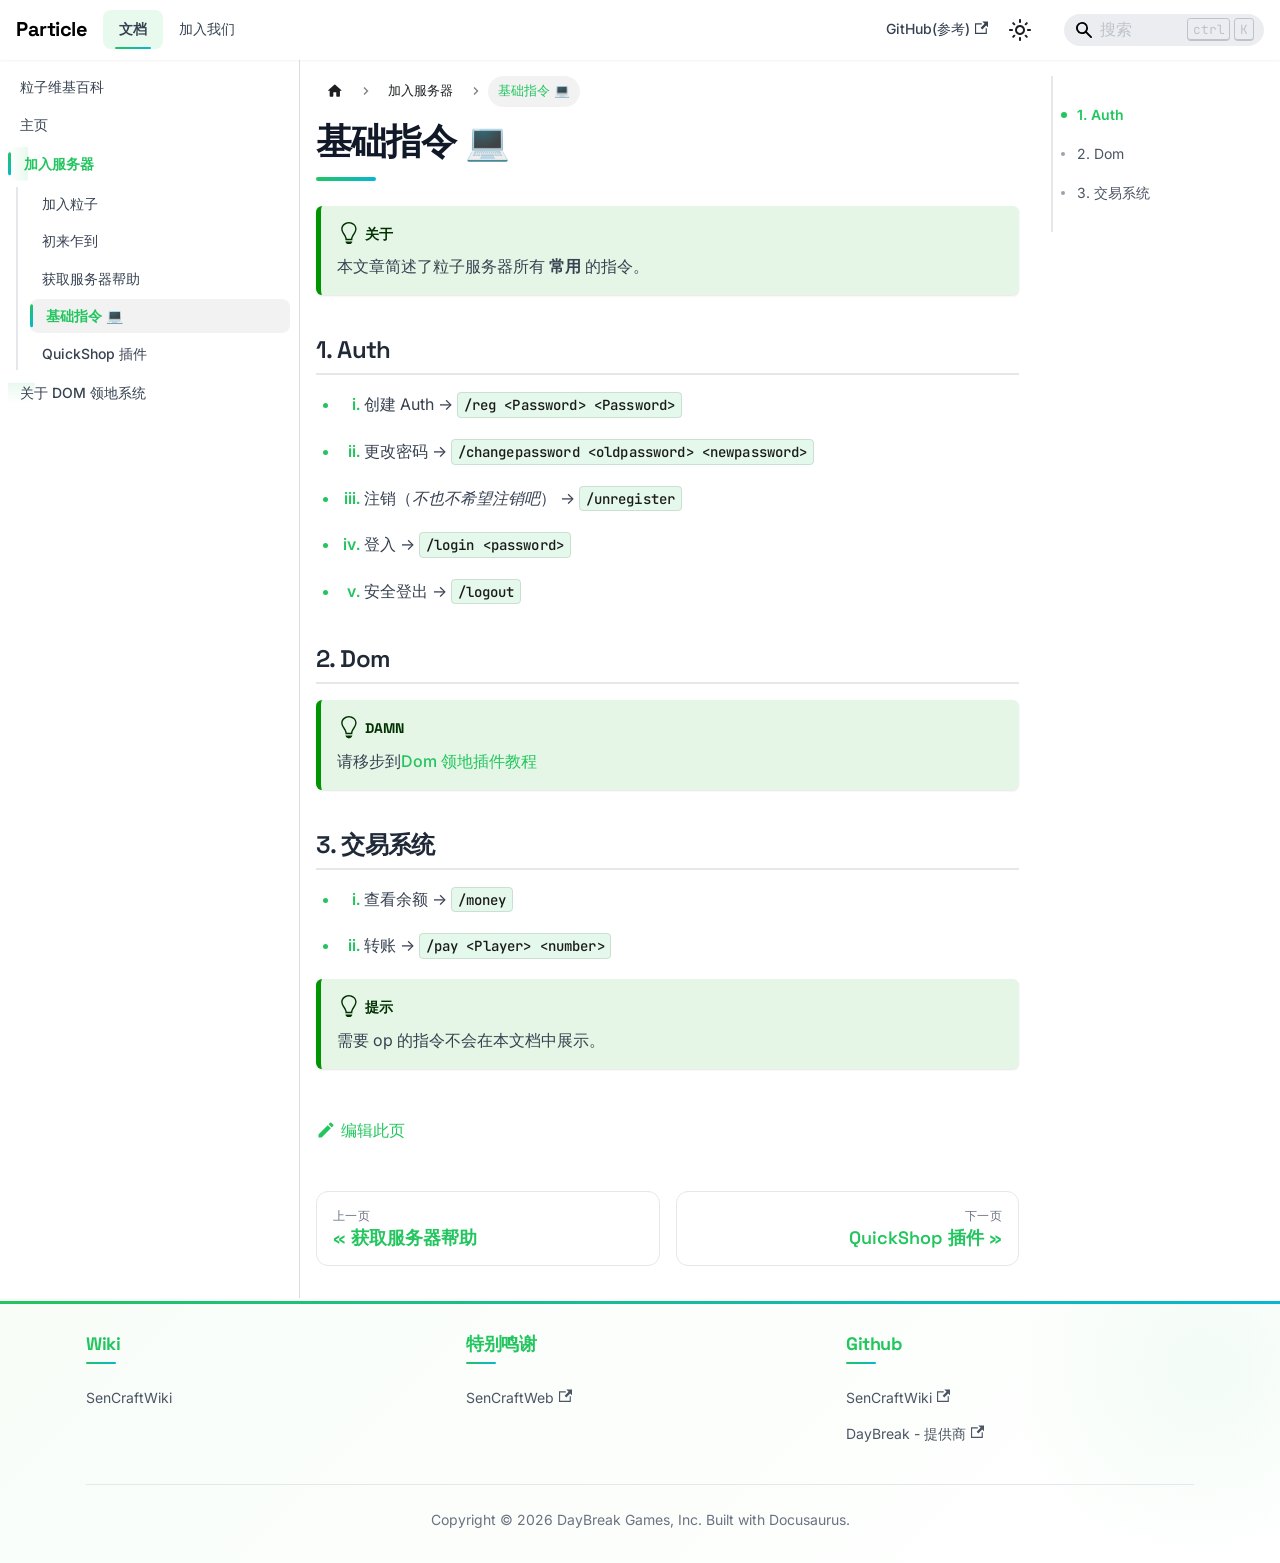
<file: docs/join/commands/index.html>
<!doctype html>
<html lang="zh-Hans" dir="ltr" class="docs-wrapper plugin-docs plugin-id-default docs-version-current docs-doc-page docs-doc-id-join/commands" data-has-hydrated="false">
<head>
<meta charset="UTF-8">
<meta name="generator" content="Docusaurus v3.7.0">
<title data-rh="true">基础指令 💻 | ParticleWiki</title><meta data-rh="true" name="viewport" content="width=device-width,initial-scale=1"><meta data-rh="true" name="twitter:card" content="summary_large_image"><meta data-rh="true" property="og:image" content="https://your-docusaurus-site.example.com/img/docusaurus-social-card.jpg"><meta data-rh="true" name="twitter:image" content="https://your-docusaurus-site.example.com/img/docusaurus-social-card.jpg"><meta data-rh="true" property="og:url" content="https://your-docusaurus-site.example.com/docs/join/commands"><meta data-rh="true" property="og:locale" content="zh_Hans"><meta data-rh="true" name="docusaurus_locale" content="zh-Hans"><meta data-rh="true" name="docsearch:language" content="zh-Hans"><meta data-rh="true" name="docusaurus_version" content="current"><meta data-rh="true" name="docusaurus_tag" content="docs-default-current"><meta data-rh="true" name="docsearch:version" content="current"><meta data-rh="true" name="docsearch:docusaurus_tag" content="docs-default-current"><meta data-rh="true" property="og:title" content="基础指令 💻 | ParticleWiki"><meta data-rh="true" name="description" content="本文章简述了粒子服务器所有 常用 的指令。"><meta data-rh="true" property="og:description" content="本文章简述了粒子服务器所有 常用 的指令。"><link data-rh="true" rel="canonical" href="https://your-docusaurus-site.example.com/docs/join/commands"><link data-rh="true" rel="alternate" href="https://your-docusaurus-site.example.com/docs/join/commands" hreflang="zh-Hans"><link data-rh="true" rel="alternate" href="https://your-docusaurus-site.example.com/docs/join/commands" hreflang="x-default"><link rel="preconnect" href="https://fonts.googleapis.com">
<link rel="preconnect" href="https://fonts.gstatic.com" crossorigin="anonymous">
<link rel="stylesheet" href="https://fonts.googleapis.com/css2?family=Inter:wght@300;400;500;600;700&amp;family=Space+Grotesk:wght@400;500;600;700&amp;family=JetBrains+Mono:wght@400;500;600&amp;display=swap"><link rel="stylesheet" href="/assets/css/styles.c9b0ea21.css">
<script src="/assets/js/runtime~main.9986ceae.js" defer="defer"></script>
<script src="/assets/js/main.9aad3505.js" defer="defer"></script>
</head>
<body class="navigation-with-keyboard">
<script>!function(){function t(t){document.documentElement.setAttribute("data-theme",t)}var e=function(){try{return new URLSearchParams(window.location.search).get("docusaurus-theme")}catch(t){}}()||function(){try{return window.localStorage.getItem("theme")}catch(t){}}();t(null!==e?e:"light")}(),function(){try{const n=new URLSearchParams(window.location.search).entries();for(var[t,e]of n)if(t.startsWith("docusaurus-data-")){var a=t.replace("docusaurus-data-","data-");document.documentElement.setAttribute(a,e)}}catch(t){}}()</script><div id="__docusaurus"><div class="mobile-sidebar-float" aria-label="文档侧边栏"><button class="mobile-sidebar-float__button" aria-expanded="false" aria-label="打开文档侧边栏"><svg viewBox="0 0 24 24" width="18" height="18" stroke="currentColor" stroke-width="2" fill="none"><path d="M8 6h13M8 12h13M8 18h13M3 6h.01M3 12h.01M3 18h.01"></path></svg></button><div class="mobile-sidebar-float__panel" role="navigation" aria-label="文档侧边栏"><div class="mobile-sidebar-float__header"><h3 class="mobile-sidebar-float__title">文档目录</h3><button class="mobile-sidebar-float__close" aria-label="关闭"><svg viewBox="0 0 24 24" width="20" height="20" stroke="currentColor" stroke-width="2" fill="none"><path d="M18 6L6 18M6 6l12 12"></path></svg></button></div><div class="mobile-sidebar-float__content"><div style="padding:16px;text-align:center;color:var(--ifm-color-emphasis-600)">正在加载目录...</div></div></div></div><div role="region" aria-label="跳到主要内容"><a class="skipToContent_fXgn" href="#__docusaurus_skipToContent_fallback">跳到主要内容</a></div><nav aria-label="主导航" class="navbar navbar--fixed-top"><div class="navbar__inner"><div class="navbar__items"><button aria-label="切换导航栏" aria-expanded="false" class="navbar__toggle clean-btn" type="button"><svg width="30" height="30" viewBox="0 0 30 30" aria-hidden="true"><path stroke="currentColor" stroke-linecap="round" stroke-miterlimit="10" stroke-width="2" d="M4 7h22M4 15h22M4 23h22"></path></svg></button><a class="navbar__brand" href="/"><b class="navbar__title text--truncate">Particle</b></a><a aria-current="page" class="navbar__item navbar__link navbar__link--active" href="/docs/wiki">文档</a><a class="navbar__item navbar__link" href="/docs/join/join_server">加入我们</a></div><div class="navbar__items navbar__items--right"><a href="https://github.com/SenCraftServer/SenCraftWiki" target="_blank" rel="noopener noreferrer" class="navbar__item navbar__link">GitHub(参考)<svg width="13.5" height="13.5" aria-hidden="true" viewBox="0 0 24 24" class="iconExternalLink_nPIU"><path fill="currentColor" d="M21 13v10h-21v-19h12v2h-10v15h17v-8h2zm3-12h-10.988l4.035 4-6.977 7.07 2.828 2.828 6.977-7.07 4.125 4.172v-11z"></path></svg></a><div class="toggle_MW0i colorModeToggle_DEke"><button class="clean-btn toggleButton_yw5v toggleButtonDisabled_BJd7" type="button" disabled="" title="切换浅色/暗黑模式（当前为浅色模式）" aria-label="切换浅色/暗黑模式（当前为浅色模式）"><svg viewBox="0 0 24 24" width="24" height="24" class="lightToggleIcon_SFTY"><path fill="currentColor" d="M12,9c1.65,0,3,1.35,3,3s-1.35,3-3,3s-3-1.35-3-3S10.35,9,12,9 M12,7c-2.76,0-5,2.24-5,5s2.24,5,5,5s5-2.24,5-5 S14.76,7,12,7L12,7z M2,13l2,0c0.55,0,1-0.45,1-1s-0.45-1-1-1l-2,0c-0.55,0-1,0.45-1,1S1.45,13,2,13z M20,13l2,0c0.55,0,1-0.45,1-1 s-0.45-1-1-1l-2,0c-0.55,0-1,0.45-1,1S19.45,13,20,13z M11,2v2c0,0.55,0.45,1,1,1s1-0.45,1-1V2c0-0.55-0.45-1-1-1S11,1.45,11,2z M11,20v2c0,0.55,0.45,1,1,1s1-0.45,1-1v-2c0-0.55-0.45-1-1-1C11.45,19,11,19.45,11,20z M5.99,4.58c-0.39-0.39-1.03-0.39-1.41,0 c-0.39,0.39-0.39,1.03,0,1.41l1.06,1.06c0.39,0.39,1.03,0.39,1.41,0s0.39-1.03,0-1.41L5.99,4.58z M18.36,16.95 c-0.39-0.39-1.03-0.39-1.41,0c-0.39,0.39-0.39,1.03,0,1.41l1.06,1.06c0.39,0.39,1.03,0.39,1.41,0c0.39-0.39,0.39-1.03,0-1.41 L18.36,16.95z M19.42,5.99c0.39-0.39,0.39-1.03,0-1.41c-0.39-0.39-1.03-0.39-1.41,0l-1.06,1.06c-0.39,0.39-0.39,1.03,0,1.41 s1.03,0.39,1.41,0L19.42,5.99z M7.05,18.36c0.39-0.39,0.39-1.03,0-1.41c-0.39-0.39-1.03-0.39-1.41,0l-1.06,1.06 c-0.39,0.39-0.39,1.03,0,1.41s1.03,0.39,1.41,0L7.05,18.36z"></path></svg><svg viewBox="0 0 24 24" width="24" height="24" class="darkToggleIcon_ekgs"><path fill="currentColor" d="M9.37,5.51C9.19,6.15,9.1,6.82,9.1,7.5c0,4.08,3.32,7.4,7.4,7.4c0.68,0,1.35-0.09,1.99-0.27C17.45,17.19,14.93,19,12,19 c-3.86,0-7-3.14-7-7C5,9.07,6.81,6.55,9.37,5.51z M12,3c-4.97,0-9,4.03-9,9s4.03,9,9,9s9-4.03,9-9c0-0.46-0.04-0.92-0.1-1.36 c-0.98,1.37-2.58,2.26-4.4,2.26c-2.98,0-5.4-2.42-5.4-5.4c0-1.81,0.89-3.42,2.26-4.4C12.92,3.04,12.46,3,12,3L12,3z"></path></svg></button></div><div class="navbarSearchContainer_Bca1"><div class="navbar__search searchBarContainer_NW3z" dir="ltr"><input placeholder="搜索" aria-label="Search" class="navbar__search-input searchInput_YFbd" value=""><div class="loadingRing_RJI3 searchBarLoadingRing_YnHq"><div></div><div></div><div></div><div></div></div></div></div></div></div><div role="presentation" class="navbar-sidebar__backdrop"></div></nav><div id="__docusaurus_skipToContent_fallback" class="main-wrapper mainWrapper_z2l0"><div class="docsWrapper_hBAB"><button aria-label="回到顶部" class="clean-btn theme-back-to-top-button backToTopButton_sjWU" type="button"></button><div class="docRoot_UBD9"><aside class="theme-doc-sidebar-container docSidebarContainer_YfHR"><div class="sidebarViewport_aRkj"><div class="sidebar_njMd"><nav aria-label="文档侧边栏" class="menu thin-scrollbar menu_SIkG"><ul class="theme-doc-sidebar-menu menu__list"><li class="theme-doc-sidebar-item-link theme-doc-sidebar-item-link-level-1 menu__list-item"><a class="menu__link" href="/docs/wiki">粒子维基百科</a></li><li class="theme-doc-sidebar-item-link theme-doc-sidebar-item-link-level-1 menu__list-item"><a class="menu__link" href="/docs/">主页</a></li><li class="theme-doc-sidebar-item-category theme-doc-sidebar-item-category-level-1 menu__list-item"><div class="menu__list-item-collapsible"><a class="menu__link menu__link--sublist menu__link--sublist-caret menu__link--active" role="button" aria-expanded="true" href="/docs/join/join_server">加入服务器</a></div><ul style="display:block;overflow:visible;height:auto" class="menu__list"><li class="theme-doc-sidebar-item-link theme-doc-sidebar-item-link-level-2 menu__list-item"><a class="menu__link" tabindex="0" href="/docs/join/join_server">加入粒子</a></li><li class="theme-doc-sidebar-item-link theme-doc-sidebar-item-link-level-2 menu__list-item"><a class="menu__link" tabindex="0" href="/docs/join/base">初来乍到</a></li><li class="theme-doc-sidebar-item-link theme-doc-sidebar-item-link-level-2 menu__list-item"><a class="menu__link" tabindex="0" href="/docs/join/chatting">获取服务器帮助</a></li><li class="theme-doc-sidebar-item-link theme-doc-sidebar-item-link-level-2 menu__list-item"><a class="menu__link menu__link--active" aria-current="page" tabindex="0" href="/docs/join/commands">基础指令 💻</a></li><li class="theme-doc-sidebar-item-link theme-doc-sidebar-item-link-level-2 menu__list-item"><a class="menu__link" tabindex="0" href="/docs/join/shop">QuickShop 插件</a></li></ul></li><li class="theme-doc-sidebar-item-category theme-doc-sidebar-item-category-level-1 menu__list-item menu__list-item--collapsed"><div class="menu__list-item-collapsible"><a class="menu__link menu__link--sublist menu__link--sublist-caret" role="button" aria-expanded="false" href="/docs/dom/help">关于 DOM 领地系统</a></div></li></ul></nav></div></div></aside><main class="docMainContainer_TBSr"><div class="container padding-top--md padding-bottom--lg"><div class="row"><div class="col docItemCol_VOVn"><div class="docItemContainer_Djhp"><article><nav class="theme-doc-breadcrumbs breadcrumbsContainer_Z_bl" aria-label="页面路径"><ul class="breadcrumbs" itemscope="" itemtype="https://schema.org/BreadcrumbList"><li class="breadcrumbs__item"><a aria-label="主页面" class="breadcrumbs__link" href="/"><svg viewBox="0 0 24 24" class="breadcrumbHomeIcon_YNFT"><path d="M10 19v-5h4v5c0 .55.45 1 1 1h3c.55 0 1-.45 1-1v-7h1.7c.46 0 .68-.57.33-.87L12.67 3.6c-.38-.34-.96-.34-1.34 0l-8.36 7.53c-.34.3-.13.87.33.87H5v7c0 .55.45 1 1 1h3c.55 0 1-.45 1-1z" fill="currentColor"></path></svg></a></li><li class="breadcrumbs__item"><span class="breadcrumbs__link">加入服务器</span><meta itemprop="position" content="1"></li><li itemscope="" itemprop="itemListElement" itemtype="https://schema.org/ListItem" class="breadcrumbs__item breadcrumbs__item--active"><span class="breadcrumbs__link" itemprop="name">基础指令 💻</span><meta itemprop="position" content="2"></li></ul></nav><div class="tocCollapsible_ETCw theme-doc-toc-mobile tocMobile_ITEo"><button type="button" class="clean-btn tocCollapsibleButton_TO0P">本页总览</button></div><div class="theme-doc-markdown markdown"><header><h1>基础指令 💻</h1></header>
<div class="theme-admonition theme-admonition-tip admonition_xJq3 alert alert--success"><div class="admonitionHeading_Gvgb"><span class="admonitionIcon_Rf37"><svg viewBox="0 0 12 16"><path fill-rule="evenodd" d="M6.5 0C3.48 0 1 2.19 1 5c0 .92.55 2.25 1 3 1.34 2.25 1.78 2.78 2 4v1h5v-1c.22-1.22.66-1.75 2-4 .45-.75 1-2.08 1-3 0-2.81-2.48-5-5.5-5zm3.64 7.48c-.25.44-.47.8-.67 1.11-.86 1.41-1.25 2.06-1.45 3.23-.02.05-.02.11-.02.17H5c0-.06 0-.13-.02-.17-.2-1.17-.59-1.83-1.45-3.23-.2-.31-.42-.67-.67-1.11C2.44 6.78 2 5.65 2 5c0-2.2 2.02-4 4.5-4 1.22 0 2.36.42 3.22 1.19C10.55 2.94 11 3.94 11 5c0 .66-.44 1.78-.86 2.48zM4 14h5c-.23 1.14-1.3 2-2.5 2s-2.27-.86-2.5-2z"></path></svg></span>关于</div><div class="admonitionContent_BuS1"><p>本文章简述了粒子服务器所有 <strong>常用</strong> 的指令。</p></div></div>
<h2 class="anchor anchorWithStickyNavbar_LWe7" id="1-auth">1. Auth<a href="#1-auth" class="hash-link" aria-label="1. Auth的直接链接" title="1. Auth的直接链接">​</a></h2>
<ul>
<li>
<ol>
<li>创建 Auth -&gt; <code>/reg &lt;Password&gt; &lt;Password&gt;</code></li>
</ol>
</li>
<li>
<ol start="2">
<li>更改密码 -&gt; <code>/changepassword &lt;oldpassword&gt; &lt;newpassword&gt;</code></li>
</ol>
</li>
<li>
<ol start="3">
<li>注销（<em>不也不希望注销吧</em>） -&gt; <code>/unregister</code></li>
</ol>
</li>
<li>
<ol start="4">
<li>登入 -&gt; <code>/login &lt;password&gt;</code></li>
</ol>
</li>
<li>
<ol start="5">
<li>安全登出 -&gt; <code>/logout</code></li>
</ol>
</li>
</ul>
<h2 class="anchor anchorWithStickyNavbar_LWe7" id="2-dom">2. Dom<a href="#2-dom" class="hash-link" aria-label="2. Dom的直接链接" title="2. Dom的直接链接">​</a></h2>
<div class="theme-admonition theme-admonition-tip admonition_xJq3 alert alert--success"><div class="admonitionHeading_Gvgb"><span class="admonitionIcon_Rf37"><svg viewBox="0 0 12 16"><path fill-rule="evenodd" d="M6.5 0C3.48 0 1 2.19 1 5c0 .92.55 2.25 1 3 1.34 2.25 1.78 2.78 2 4v1h5v-1c.22-1.22.66-1.75 2-4 .45-.75 1-2.08 1-3 0-2.81-2.48-5-5.5-5zm3.64 7.48c-.25.44-.47.8-.67 1.11-.86 1.41-1.25 2.06-1.45 3.23-.02.05-.02.11-.02.17H5c0-.06 0-.13-.02-.17-.2-1.17-.59-1.83-1.45-3.23-.2-.31-.42-.67-.67-1.11C2.44 6.78 2 5.65 2 5c0-2.2 2.02-4 4.5-4 1.22 0 2.36.42 3.22 1.19C10.55 2.94 11 3.94 11 5c0 .66-.44 1.78-.86 2.48zM4 14h5c-.23 1.14-1.3 2-2.5 2s-2.27-.86-2.5-2z"></path></svg></span>Damn</div><div class="admonitionContent_BuS1"><p>请移步到<a href="/docs/dom/help">Dom 领地插件教程</a></p></div></div>
<h2 class="anchor anchorWithStickyNavbar_LWe7" id="3-交易系统">3. 交易系统<a href="#3-交易系统" class="hash-link" aria-label="3. 交易系统的直接链接" title="3. 交易系统的直接链接">​</a></h2>
<ul>
<li>
<ol>
<li>查看余额 -&gt; <code>/money</code></li>
</ol>
</li>
<li>
<ol start="2">
<li>转账 -&gt; <code>/pay &lt;Player&gt; &lt;number&gt;</code></li>
</ol>
</li>
</ul>
<div class="theme-admonition theme-admonition-tip admonition_xJq3 alert alert--success"><div class="admonitionHeading_Gvgb"><span class="admonitionIcon_Rf37"><svg viewBox="0 0 12 16"><path fill-rule="evenodd" d="M6.5 0C3.48 0 1 2.19 1 5c0 .92.55 2.25 1 3 1.34 2.25 1.78 2.78 2 4v1h5v-1c.22-1.22.66-1.75 2-4 .45-.75 1-2.08 1-3 0-2.81-2.48-5-5.5-5zm3.64 7.48c-.25.44-.47.8-.67 1.11-.86 1.41-1.25 2.06-1.45 3.23-.02.05-.02.11-.02.17H5c0-.06 0-.13-.02-.17-.2-1.17-.59-1.83-1.45-3.23-.2-.31-.42-.67-.67-1.11C2.44 6.78 2 5.65 2 5c0-2.2 2.02-4 4.5-4 1.22 0 2.36.42 3.22 1.19C10.55 2.94 11 3.94 11 5c0 .66-.44 1.78-.86 2.48zM4 14h5c-.23 1.14-1.3 2-2.5 2s-2.27-.86-2.5-2z"></path></svg></span>提示</div><div class="admonitionContent_BuS1"><p>需要 op 的指令不会在本文档中展示。</p></div></div></div><footer class="theme-doc-footer docusaurus-mt-lg"><div class="row margin-top--sm theme-doc-footer-edit-meta-row"><div class="col"><a href="https://github.com/laoDay-114/LaoDay-114.github.io/lizi-cn/docs/1-join/4.commands.md" target="_blank" rel="noopener noreferrer" class="theme-edit-this-page"><svg fill="currentColor" height="20" width="20" viewBox="0 0 40 40" class="iconEdit_Z9Sw" aria-hidden="true"><g><path d="m34.5 11.7l-3 3.1-6.3-6.3 3.1-3q0.5-0.5 1.2-0.5t1.1 0.5l3.9 3.9q0.5 0.4 0.5 1.1t-0.5 1.2z m-29.5 17.1l18.4-18.5 6.3 6.3-18.4 18.4h-6.3v-6.2z"></path></g></svg>编辑此页</a></div><div class="col lastUpdated_JAkA"></div></div></footer></article><nav class="pagination-nav docusaurus-mt-lg" aria-label="文件选项卡"><a class="pagination-nav__link pagination-nav__link--prev" href="/docs/join/chatting"><div class="pagination-nav__sublabel">上一页</div><div class="pagination-nav__label">获取服务器帮助</div></a><a class="pagination-nav__link pagination-nav__link--next" href="/docs/join/shop"><div class="pagination-nav__sublabel">下一页</div><div class="pagination-nav__label">QuickShop 插件</div></a></nav></div></div><div class="col col--3"><div class="tableOfContents_bqdL thin-scrollbar theme-doc-toc-desktop"><ul class="table-of-contents table-of-contents__left-border"><li><a href="#1-auth" class="table-of-contents__link toc-highlight">1. Auth</a></li><li><a href="#2-dom" class="table-of-contents__link toc-highlight">2. Dom</a></li><li><a href="#3-交易系统" class="table-of-contents__link toc-highlight">3. 交易系统</a></li></ul></div></div></div></div></main></div></div></div><footer class="footer"><div class="container container-fluid"><div class="row footer__links"><div class="col footer__col"><div class="footer__title">Wiki</div><ul class="footer__items clean-list"><li class="footer__item"><a class="footer__link-item" href="/docs/wiki">SenCraftWiki</a></li></ul></div><div class="col footer__col"><div class="footer__title">特别鸣谢</div><ul class="footer__items clean-list"><li class="footer__item"><a href="https://www.sencraft.top" target="_blank" rel="noopener noreferrer" class="footer__link-item">SenCraftWeb<svg width="13.5" height="13.5" aria-hidden="true" viewBox="0 0 24 24" class="iconExternalLink_nPIU"><path fill="currentColor" d="M21 13v10h-21v-19h12v2h-10v15h17v-8h2zm3-12h-10.988l4.035 4-6.977 7.07 2.828 2.828 6.977-7.07 4.125 4.172v-11z"></path></svg></a></li></ul></div><div class="col footer__col"><div class="footer__title">Github</div><ul class="footer__items clean-list"><li class="footer__item"><a href="https://github.com/SenCraftServer" target="_blank" rel="noopener noreferrer" class="footer__link-item">SenCraftWiki<svg width="13.5" height="13.5" aria-hidden="true" viewBox="0 0 24 24" class="iconExternalLink_nPIU"><path fill="currentColor" d="M21 13v10h-21v-19h12v2h-10v15h17v-8h2zm3-12h-10.988l4.035 4-6.977 7.07 2.828 2.828 6.977-7.07 4.125 4.172v-11z"></path></svg></a></li><li class="footer__item"><a href="https://github.com/LaoDay-114" target="_blank" rel="noopener noreferrer" class="footer__link-item">DayBreak - 提供商<svg width="13.5" height="13.5" aria-hidden="true" viewBox="0 0 24 24" class="iconExternalLink_nPIU"><path fill="currentColor" d="M21 13v10h-21v-19h12v2h-10v15h17v-8h2zm3-12h-10.988l4.035 4-6.977 7.07 2.828 2.828 6.977-7.07 4.125 4.172v-11z"></path></svg></a></li></ul></div></div><div class="footer__bottom text--center"><div class="footer__copyright">Copyright © 2026 DayBreak Games, Inc. Built with Docusaurus.</div></div></div></footer></div>
</body>
</html>
</file>
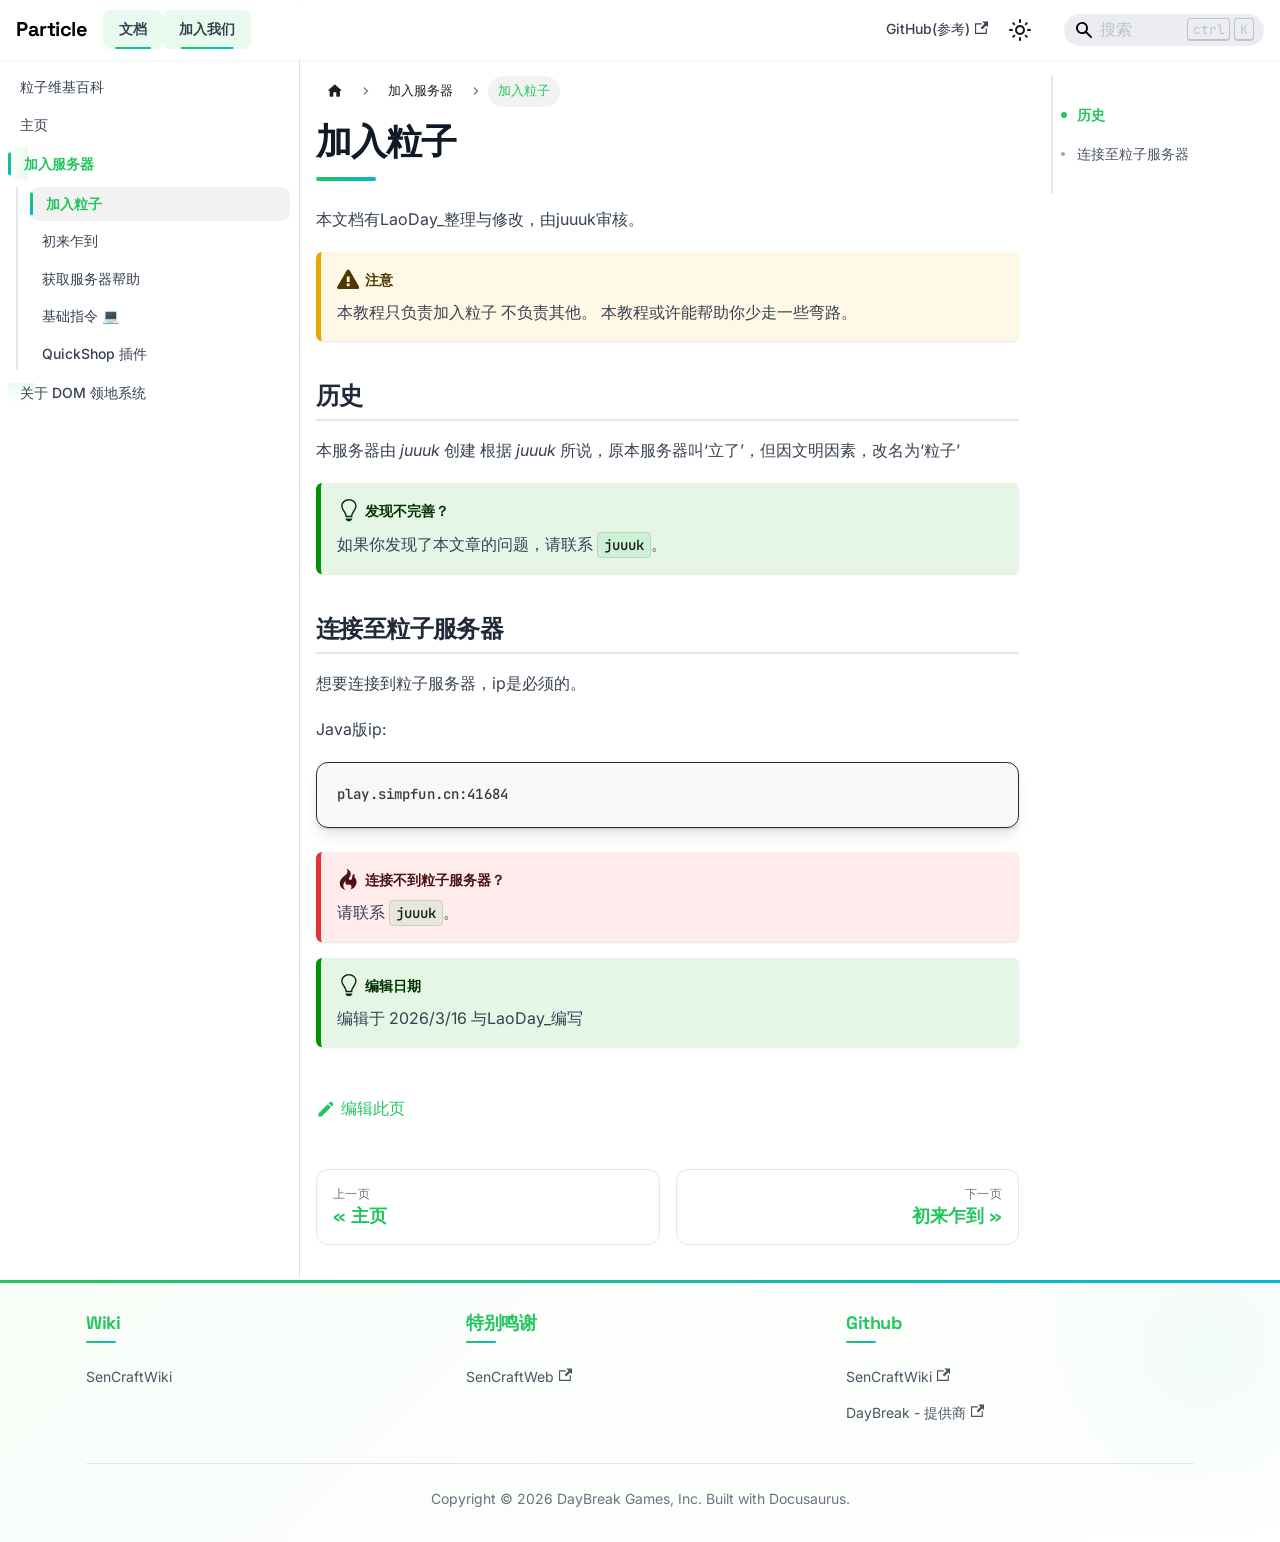
<file: docs/join/join_server/index.html>
<!doctype html>
<html lang="zh-Hans" dir="ltr" class="docs-wrapper plugin-docs plugin-id-default docs-version-current docs-doc-page docs-doc-id-join/join_server" data-has-hydrated="false">
<head>
<meta charset="UTF-8">
<meta name="generator" content="Docusaurus v3.7.0">
<title data-rh="true">加入粒子 | ParticleWiki</title><meta data-rh="true" name="viewport" content="width=device-width,initial-scale=1"><meta data-rh="true" name="twitter:card" content="summary_large_image"><meta data-rh="true" property="og:image" content="https://your-docusaurus-site.example.com/img/docusaurus-social-card.jpg"><meta data-rh="true" name="twitter:image" content="https://your-docusaurus-site.example.com/img/docusaurus-social-card.jpg"><meta data-rh="true" property="og:url" content="https://your-docusaurus-site.example.com/docs/join/join_server"><meta data-rh="true" property="og:locale" content="zh_Hans"><meta data-rh="true" name="docusaurus_locale" content="zh-Hans"><meta data-rh="true" name="docsearch:language" content="zh-Hans"><meta data-rh="true" name="docusaurus_version" content="current"><meta data-rh="true" name="docusaurus_tag" content="docs-default-current"><meta data-rh="true" name="docsearch:version" content="current"><meta data-rh="true" name="docsearch:docusaurus_tag" content="docs-default-current"><meta data-rh="true" property="og:title" content="加入粒子 | ParticleWiki"><meta data-rh="true" name="description" content="本文档有LaoDay_整理与修改，由juuuk审核。"><meta data-rh="true" property="og:description" content="本文档有LaoDay_整理与修改，由juuuk审核。"><link data-rh="true" rel="canonical" href="https://your-docusaurus-site.example.com/docs/join/join_server"><link data-rh="true" rel="alternate" href="https://your-docusaurus-site.example.com/docs/join/join_server" hreflang="zh-Hans"><link data-rh="true" rel="alternate" href="https://your-docusaurus-site.example.com/docs/join/join_server" hreflang="x-default"><link rel="preconnect" href="https://fonts.googleapis.com">
<link rel="preconnect" href="https://fonts.gstatic.com" crossorigin="anonymous">
<link rel="stylesheet" href="https://fonts.googleapis.com/css2?family=Inter:wght@300;400;500;600;700&amp;family=Space+Grotesk:wght@400;500;600;700&amp;family=JetBrains+Mono:wght@400;500;600&amp;display=swap"><link rel="stylesheet" href="/assets/css/styles.c9b0ea21.css">
<script src="/assets/js/runtime~main.9986ceae.js" defer="defer"></script>
<script src="/assets/js/main.9aad3505.js" defer="defer"></script>
</head>
<body class="navigation-with-keyboard">
<script>!function(){function t(t){document.documentElement.setAttribute("data-theme",t)}var e=function(){try{return new URLSearchParams(window.location.search).get("docusaurus-theme")}catch(t){}}()||function(){try{return window.localStorage.getItem("theme")}catch(t){}}();t(null!==e?e:"light")}(),function(){try{const n=new URLSearchParams(window.location.search).entries();for(var[t,e]of n)if(t.startsWith("docusaurus-data-")){var a=t.replace("docusaurus-data-","data-");document.documentElement.setAttribute(a,e)}}catch(t){}}()</script><div id="__docusaurus"><div class="mobile-sidebar-float" aria-label="文档侧边栏"><button class="mobile-sidebar-float__button" aria-expanded="false" aria-label="打开文档侧边栏"><svg viewBox="0 0 24 24" width="18" height="18" stroke="currentColor" stroke-width="2" fill="none"><path d="M8 6h13M8 12h13M8 18h13M3 6h.01M3 12h.01M3 18h.01"></path></svg></button><div class="mobile-sidebar-float__panel" role="navigation" aria-label="文档侧边栏"><div class="mobile-sidebar-float__header"><h3 class="mobile-sidebar-float__title">文档目录</h3><button class="mobile-sidebar-float__close" aria-label="关闭"><svg viewBox="0 0 24 24" width="20" height="20" stroke="currentColor" stroke-width="2" fill="none"><path d="M18 6L6 18M6 6l12 12"></path></svg></button></div><div class="mobile-sidebar-float__content"><div style="padding:16px;text-align:center;color:var(--ifm-color-emphasis-600)">正在加载目录...</div></div></div></div><div role="region" aria-label="跳到主要内容"><a class="skipToContent_fXgn" href="#__docusaurus_skipToContent_fallback">跳到主要内容</a></div><nav aria-label="主导航" class="navbar navbar--fixed-top"><div class="navbar__inner"><div class="navbar__items"><button aria-label="切换导航栏" aria-expanded="false" class="navbar__toggle clean-btn" type="button"><svg width="30" height="30" viewBox="0 0 30 30" aria-hidden="true"><path stroke="currentColor" stroke-linecap="round" stroke-miterlimit="10" stroke-width="2" d="M4 7h22M4 15h22M4 23h22"></path></svg></button><a class="navbar__brand" href="/"><b class="navbar__title text--truncate">Particle</b></a><a aria-current="page" class="navbar__item navbar__link navbar__link--active" href="/docs/wiki">文档</a><a aria-current="page" class="navbar__item navbar__link navbar__link--active" href="/docs/join/join_server">加入我们</a></div><div class="navbar__items navbar__items--right"><a href="https://github.com/SenCraftServer/SenCraftWiki" target="_blank" rel="noopener noreferrer" class="navbar__item navbar__link">GitHub(参考)<svg width="13.5" height="13.5" aria-hidden="true" viewBox="0 0 24 24" class="iconExternalLink_nPIU"><path fill="currentColor" d="M21 13v10h-21v-19h12v2h-10v15h17v-8h2zm3-12h-10.988l4.035 4-6.977 7.07 2.828 2.828 6.977-7.07 4.125 4.172v-11z"></path></svg></a><div class="toggle_MW0i colorModeToggle_DEke"><button class="clean-btn toggleButton_yw5v toggleButtonDisabled_BJd7" type="button" disabled="" title="切换浅色/暗黑模式（当前为浅色模式）" aria-label="切换浅色/暗黑模式（当前为浅色模式）"><svg viewBox="0 0 24 24" width="24" height="24" class="lightToggleIcon_SFTY"><path fill="currentColor" d="M12,9c1.65,0,3,1.35,3,3s-1.35,3-3,3s-3-1.35-3-3S10.35,9,12,9 M12,7c-2.76,0-5,2.24-5,5s2.24,5,5,5s5-2.24,5-5 S14.76,7,12,7L12,7z M2,13l2,0c0.55,0,1-0.45,1-1s-0.45-1-1-1l-2,0c-0.55,0-1,0.45-1,1S1.45,13,2,13z M20,13l2,0c0.55,0,1-0.45,1-1 s-0.45-1-1-1l-2,0c-0.55,0-1,0.45-1,1S19.45,13,20,13z M11,2v2c0,0.55,0.45,1,1,1s1-0.45,1-1V2c0-0.55-0.45-1-1-1S11,1.45,11,2z M11,20v2c0,0.55,0.45,1,1,1s1-0.45,1-1v-2c0-0.55-0.45-1-1-1C11.45,19,11,19.45,11,20z M5.99,4.58c-0.39-0.39-1.03-0.39-1.41,0 c-0.39,0.39-0.39,1.03,0,1.41l1.06,1.06c0.39,0.39,1.03,0.39,1.41,0s0.39-1.03,0-1.41L5.99,4.58z M18.36,16.95 c-0.39-0.39-1.03-0.39-1.41,0c-0.39,0.39-0.39,1.03,0,1.41l1.06,1.06c0.39,0.39,1.03,0.39,1.41,0c0.39-0.39,0.39-1.03,0-1.41 L18.36,16.95z M19.42,5.99c0.39-0.39,0.39-1.03,0-1.41c-0.39-0.39-1.03-0.39-1.41,0l-1.06,1.06c-0.39,0.39-0.39,1.03,0,1.41 s1.03,0.39,1.41,0L19.42,5.99z M7.05,18.36c0.39-0.39,0.39-1.03,0-1.41c-0.39-0.39-1.03-0.39-1.41,0l-1.06,1.06 c-0.39,0.39-0.39,1.03,0,1.41s1.03,0.39,1.41,0L7.05,18.36z"></path></svg><svg viewBox="0 0 24 24" width="24" height="24" class="darkToggleIcon_ekgs"><path fill="currentColor" d="M9.37,5.51C9.19,6.15,9.1,6.82,9.1,7.5c0,4.08,3.32,7.4,7.4,7.4c0.68,0,1.35-0.09,1.99-0.27C17.45,17.19,14.93,19,12,19 c-3.86,0-7-3.14-7-7C5,9.07,6.81,6.55,9.37,5.51z M12,3c-4.97,0-9,4.03-9,9s4.03,9,9,9s9-4.03,9-9c0-0.46-0.04-0.92-0.1-1.36 c-0.98,1.37-2.58,2.26-4.4,2.26c-2.98,0-5.4-2.42-5.4-5.4c0-1.81,0.89-3.42,2.26-4.4C12.92,3.04,12.46,3,12,3L12,3z"></path></svg></button></div><div class="navbarSearchContainer_Bca1"><div class="navbar__search searchBarContainer_NW3z" dir="ltr"><input placeholder="搜索" aria-label="Search" class="navbar__search-input searchInput_YFbd" value=""><div class="loadingRing_RJI3 searchBarLoadingRing_YnHq"><div></div><div></div><div></div><div></div></div></div></div></div></div><div role="presentation" class="navbar-sidebar__backdrop"></div></nav><div id="__docusaurus_skipToContent_fallback" class="main-wrapper mainWrapper_z2l0"><div class="docsWrapper_hBAB"><button aria-label="回到顶部" class="clean-btn theme-back-to-top-button backToTopButton_sjWU" type="button"></button><div class="docRoot_UBD9"><aside class="theme-doc-sidebar-container docSidebarContainer_YfHR"><div class="sidebarViewport_aRkj"><div class="sidebar_njMd"><nav aria-label="文档侧边栏" class="menu thin-scrollbar menu_SIkG"><ul class="theme-doc-sidebar-menu menu__list"><li class="theme-doc-sidebar-item-link theme-doc-sidebar-item-link-level-1 menu__list-item"><a class="menu__link" href="/docs/wiki">粒子维基百科</a></li><li class="theme-doc-sidebar-item-link theme-doc-sidebar-item-link-level-1 menu__list-item"><a class="menu__link" href="/docs/">主页</a></li><li class="theme-doc-sidebar-item-category theme-doc-sidebar-item-category-level-1 menu__list-item"><div class="menu__list-item-collapsible"><a class="menu__link menu__link--sublist menu__link--sublist-caret menu__link--active" role="button" aria-expanded="true" href="/docs/join/join_server">加入服务器</a></div><ul style="display:block;overflow:visible;height:auto" class="menu__list"><li class="theme-doc-sidebar-item-link theme-doc-sidebar-item-link-level-2 menu__list-item"><a class="menu__link menu__link--active" aria-current="page" tabindex="0" href="/docs/join/join_server">加入粒子</a></li><li class="theme-doc-sidebar-item-link theme-doc-sidebar-item-link-level-2 menu__list-item"><a class="menu__link" tabindex="0" href="/docs/join/base">初来乍到</a></li><li class="theme-doc-sidebar-item-link theme-doc-sidebar-item-link-level-2 menu__list-item"><a class="menu__link" tabindex="0" href="/docs/join/chatting">获取服务器帮助</a></li><li class="theme-doc-sidebar-item-link theme-doc-sidebar-item-link-level-2 menu__list-item"><a class="menu__link" tabindex="0" href="/docs/join/commands">基础指令 💻</a></li><li class="theme-doc-sidebar-item-link theme-doc-sidebar-item-link-level-2 menu__list-item"><a class="menu__link" tabindex="0" href="/docs/join/shop">QuickShop 插件</a></li></ul></li><li class="theme-doc-sidebar-item-category theme-doc-sidebar-item-category-level-1 menu__list-item menu__list-item--collapsed"><div class="menu__list-item-collapsible"><a class="menu__link menu__link--sublist menu__link--sublist-caret" role="button" aria-expanded="false" href="/docs/dom/help">关于 DOM 领地系统</a></div></li></ul></nav></div></div></aside><main class="docMainContainer_TBSr"><div class="container padding-top--md padding-bottom--lg"><div class="row"><div class="col docItemCol_VOVn"><div class="docItemContainer_Djhp"><article><nav class="theme-doc-breadcrumbs breadcrumbsContainer_Z_bl" aria-label="页面路径"><ul class="breadcrumbs" itemscope="" itemtype="https://schema.org/BreadcrumbList"><li class="breadcrumbs__item"><a aria-label="主页面" class="breadcrumbs__link" href="/"><svg viewBox="0 0 24 24" class="breadcrumbHomeIcon_YNFT"><path d="M10 19v-5h4v5c0 .55.45 1 1 1h3c.55 0 1-.45 1-1v-7h1.7c.46 0 .68-.57.33-.87L12.67 3.6c-.38-.34-.96-.34-1.34 0l-8.36 7.53c-.34.3-.13.87.33.87H5v7c0 .55.45 1 1 1h3c.55 0 1-.45 1-1z" fill="currentColor"></path></svg></a></li><li class="breadcrumbs__item"><span class="breadcrumbs__link">加入服务器</span><meta itemprop="position" content="1"></li><li itemscope="" itemprop="itemListElement" itemtype="https://schema.org/ListItem" class="breadcrumbs__item breadcrumbs__item--active"><span class="breadcrumbs__link" itemprop="name">加入粒子</span><meta itemprop="position" content="2"></li></ul></nav><div class="tocCollapsible_ETCw theme-doc-toc-mobile tocMobile_ITEo"><button type="button" class="clean-btn tocCollapsibleButton_TO0P">本页总览</button></div><div class="theme-doc-markdown markdown"><header><h1>加入粒子</h1></header>
<p>本文档有LaoDay_整理与修改，由juuuk审核。</p>
<div class="theme-admonition theme-admonition-warning admonition_xJq3 alert alert--warning"><div class="admonitionHeading_Gvgb"><span class="admonitionIcon_Rf37"><svg viewBox="0 0 16 16"><path fill-rule="evenodd" d="M8.893 1.5c-.183-.31-.52-.5-.887-.5s-.703.19-.886.5L.138 13.499a.98.98 0 0 0 0 1.001c.193.31.53.501.886.501h13.964c.367 0 .704-.19.877-.5a1.03 1.03 0 0 0 .01-1.002L8.893 1.5zm.133 11.497H6.987v-2.003h2.039v2.003zm0-3.004H6.987V5.987h2.039v4.006z"></path></svg></span>注意</div><div class="admonitionContent_BuS1"><p>本教程只负责加入粒子 不负责其他。
本教程或许能帮助你少走一些弯路。</p></div></div>
<h2 class="anchor anchorWithStickyNavbar_LWe7" id="历史">历史<a href="#历史" class="hash-link" aria-label="历史的直接链接" title="历史的直接链接">​</a></h2>
<p>本服务器由 <em>juuuk</em> 创建
根据 <em>juuuk</em> 所说，原本服务器叫‘立了’，但因文明因素，改名为‘粒子’</p>
<div class="theme-admonition theme-admonition-tip admonition_xJq3 alert alert--success"><div class="admonitionHeading_Gvgb"><span class="admonitionIcon_Rf37"><svg viewBox="0 0 12 16"><path fill-rule="evenodd" d="M6.5 0C3.48 0 1 2.19 1 5c0 .92.55 2.25 1 3 1.34 2.25 1.78 2.78 2 4v1h5v-1c.22-1.22.66-1.75 2-4 .45-.75 1-2.08 1-3 0-2.81-2.48-5-5.5-5zm3.64 7.48c-.25.44-.47.8-.67 1.11-.86 1.41-1.25 2.06-1.45 3.23-.02.05-.02.11-.02.17H5c0-.06 0-.13-.02-.17-.2-1.17-.59-1.83-1.45-3.23-.2-.31-.42-.67-.67-1.11C2.44 6.78 2 5.65 2 5c0-2.2 2.02-4 4.5-4 1.22 0 2.36.42 3.22 1.19C10.55 2.94 11 3.94 11 5c0 .66-.44 1.78-.86 2.48zM4 14h5c-.23 1.14-1.3 2-2.5 2s-2.27-.86-2.5-2z"></path></svg></span>发现不完善？</div><div class="admonitionContent_BuS1"><p>如果你发现了本文章的问题，请联系 <code>juuuk</code>。</p></div></div>
<h2 class="anchor anchorWithStickyNavbar_LWe7" id="连接至粒子服务器">连接至粒子服务器<a href="#连接至粒子服务器" class="hash-link" aria-label="连接至粒子服务器的直接链接" title="连接至粒子服务器的直接链接">​</a></h2>
<p>想要连接到粒子服务器，ip是必须的。</p>
<p>Java版ip:</p>
<div class="language-ip codeBlockContainer_Ckt0 theme-code-block" style="--prism-color:#393A34;--prism-background-color:#f6f8fa"><div class="codeBlockContent_biex"><pre tabindex="0" class="prism-code language-ip codeBlock_bY9V thin-scrollbar" style="color:#393A34;background-color:#f6f8fa"><code class="codeBlockLines_e6Vv"><span class="token-line" style="color:#393A34"><span class="token plain">play.simpfun.cn:41684</span><br></span></code></pre><div class="buttonGroup__atx"><button type="button" aria-label="复制代码到剪贴板" title="复制" class="clean-btn"><span class="copyButtonIcons_eSgA" aria-hidden="true"><svg viewBox="0 0 24 24" class="copyButtonIcon_y97N"><path fill="currentColor" d="M19,21H8V7H19M19,5H8A2,2 0 0,0 6,7V21A2,2 0 0,0 8,23H19A2,2 0 0,0 21,21V7A2,2 0 0,0 19,5M16,1H4A2,2 0 0,0 2,3V17H4V3H16V1Z"></path></svg><svg viewBox="0 0 24 24" class="copyButtonSuccessIcon_LjdS"><path fill="currentColor" d="M21,7L9,19L3.5,13.5L4.91,12.09L9,16.17L19.59,5.59L21,7Z"></path></svg></span></button></div></div></div>
<div class="theme-admonition theme-admonition-danger admonition_xJq3 alert alert--danger"><div class="admonitionHeading_Gvgb"><span class="admonitionIcon_Rf37"><svg viewBox="0 0 12 16"><path fill-rule="evenodd" d="M5.05.31c.81 2.17.41 3.38-.52 4.31C3.55 5.67 1.98 6.45.9 7.98c-1.45 2.05-1.7 6.53 3.53 7.7-2.2-1.16-2.67-4.52-.3-6.61-.61 2.03.53 3.33 1.94 2.86 1.39-.47 2.3.53 2.27 1.67-.02.78-.31 1.44-1.13 1.81 3.42-.59 4.78-3.42 4.78-5.56 0-2.84-2.53-3.22-1.25-5.61-1.52.13-2.03 1.13-1.89 2.75.09 1.08-1.02 1.8-1.86 1.33-.67-.41-.66-1.19-.06-1.78C8.18 5.31 8.68 2.45 5.05.32L5.03.3l.02.01z"></path></svg></span>连接不到粒子服务器？</div><div class="admonitionContent_BuS1"><p>请联系 <code>juuuk</code>。</p></div></div>
<div class="theme-admonition theme-admonition-tip admonition_xJq3 alert alert--success"><div class="admonitionHeading_Gvgb"><span class="admonitionIcon_Rf37"><svg viewBox="0 0 12 16"><path fill-rule="evenodd" d="M6.5 0C3.48 0 1 2.19 1 5c0 .92.55 2.25 1 3 1.34 2.25 1.78 2.78 2 4v1h5v-1c.22-1.22.66-1.75 2-4 .45-.75 1-2.08 1-3 0-2.81-2.48-5-5.5-5zm3.64 7.48c-.25.44-.47.8-.67 1.11-.86 1.41-1.25 2.06-1.45 3.23-.02.05-.02.11-.02.17H5c0-.06 0-.13-.02-.17-.2-1.17-.59-1.83-1.45-3.23-.2-.31-.42-.67-.67-1.11C2.44 6.78 2 5.65 2 5c0-2.2 2.02-4 4.5-4 1.22 0 2.36.42 3.22 1.19C10.55 2.94 11 3.94 11 5c0 .66-.44 1.78-.86 2.48zM4 14h5c-.23 1.14-1.3 2-2.5 2s-2.27-.86-2.5-2z"></path></svg></span>编辑日期</div><div class="admonitionContent_BuS1"><p>编辑于 2026/3/16
与LaoDay_编写</p></div></div></div><footer class="theme-doc-footer docusaurus-mt-lg"><div class="row margin-top--sm theme-doc-footer-edit-meta-row"><div class="col"><a href="https://github.com/laoDay-114/LaoDay-114.github.io/lizi-cn/docs/1-join/1.join_server.md" target="_blank" rel="noopener noreferrer" class="theme-edit-this-page"><svg fill="currentColor" height="20" width="20" viewBox="0 0 40 40" class="iconEdit_Z9Sw" aria-hidden="true"><g><path d="m34.5 11.7l-3 3.1-6.3-6.3 3.1-3q0.5-0.5 1.2-0.5t1.1 0.5l3.9 3.9q0.5 0.4 0.5 1.1t-0.5 1.2z m-29.5 17.1l18.4-18.5 6.3 6.3-18.4 18.4h-6.3v-6.2z"></path></g></svg>编辑此页</a></div><div class="col lastUpdated_JAkA"></div></div></footer></article><nav class="pagination-nav docusaurus-mt-lg" aria-label="文件选项卡"><a class="pagination-nav__link pagination-nav__link--prev" href="/docs/"><div class="pagination-nav__sublabel">上一页</div><div class="pagination-nav__label">主页</div></a><a class="pagination-nav__link pagination-nav__link--next" href="/docs/join/base"><div class="pagination-nav__sublabel">下一页</div><div class="pagination-nav__label">初来乍到</div></a></nav></div></div><div class="col col--3"><div class="tableOfContents_bqdL thin-scrollbar theme-doc-toc-desktop"><ul class="table-of-contents table-of-contents__left-border"><li><a href="#历史" class="table-of-contents__link toc-highlight">历史</a></li><li><a href="#连接至粒子服务器" class="table-of-contents__link toc-highlight">连接至粒子服务器</a></li></ul></div></div></div></div></main></div></div></div><footer class="footer"><div class="container container-fluid"><div class="row footer__links"><div class="col footer__col"><div class="footer__title">Wiki</div><ul class="footer__items clean-list"><li class="footer__item"><a class="footer__link-item" href="/docs/wiki">SenCraftWiki</a></li></ul></div><div class="col footer__col"><div class="footer__title">特别鸣谢</div><ul class="footer__items clean-list"><li class="footer__item"><a href="https://www.sencraft.top" target="_blank" rel="noopener noreferrer" class="footer__link-item">SenCraftWeb<svg width="13.5" height="13.5" aria-hidden="true" viewBox="0 0 24 24" class="iconExternalLink_nPIU"><path fill="currentColor" d="M21 13v10h-21v-19h12v2h-10v15h17v-8h2zm3-12h-10.988l4.035 4-6.977 7.07 2.828 2.828 6.977-7.07 4.125 4.172v-11z"></path></svg></a></li></ul></div><div class="col footer__col"><div class="footer__title">Github</div><ul class="footer__items clean-list"><li class="footer__item"><a href="https://github.com/SenCraftServer" target="_blank" rel="noopener noreferrer" class="footer__link-item">SenCraftWiki<svg width="13.5" height="13.5" aria-hidden="true" viewBox="0 0 24 24" class="iconExternalLink_nPIU"><path fill="currentColor" d="M21 13v10h-21v-19h12v2h-10v15h17v-8h2zm3-12h-10.988l4.035 4-6.977 7.07 2.828 2.828 6.977-7.07 4.125 4.172v-11z"></path></svg></a></li><li class="footer__item"><a href="https://github.com/LaoDay-114" target="_blank" rel="noopener noreferrer" class="footer__link-item">DayBreak - 提供商<svg width="13.5" height="13.5" aria-hidden="true" viewBox="0 0 24 24" class="iconExternalLink_nPIU"><path fill="currentColor" d="M21 13v10h-21v-19h12v2h-10v15h17v-8h2zm3-12h-10.988l4.035 4-6.977 7.07 2.828 2.828 6.977-7.07 4.125 4.172v-11z"></path></svg></a></li></ul></div></div><div class="footer__bottom text--center"><div class="footer__copyright">Copyright © 2026 DayBreak Games, Inc. Built with Docusaurus.</div></div></div></footer></div>
</body>
</html>
</file>
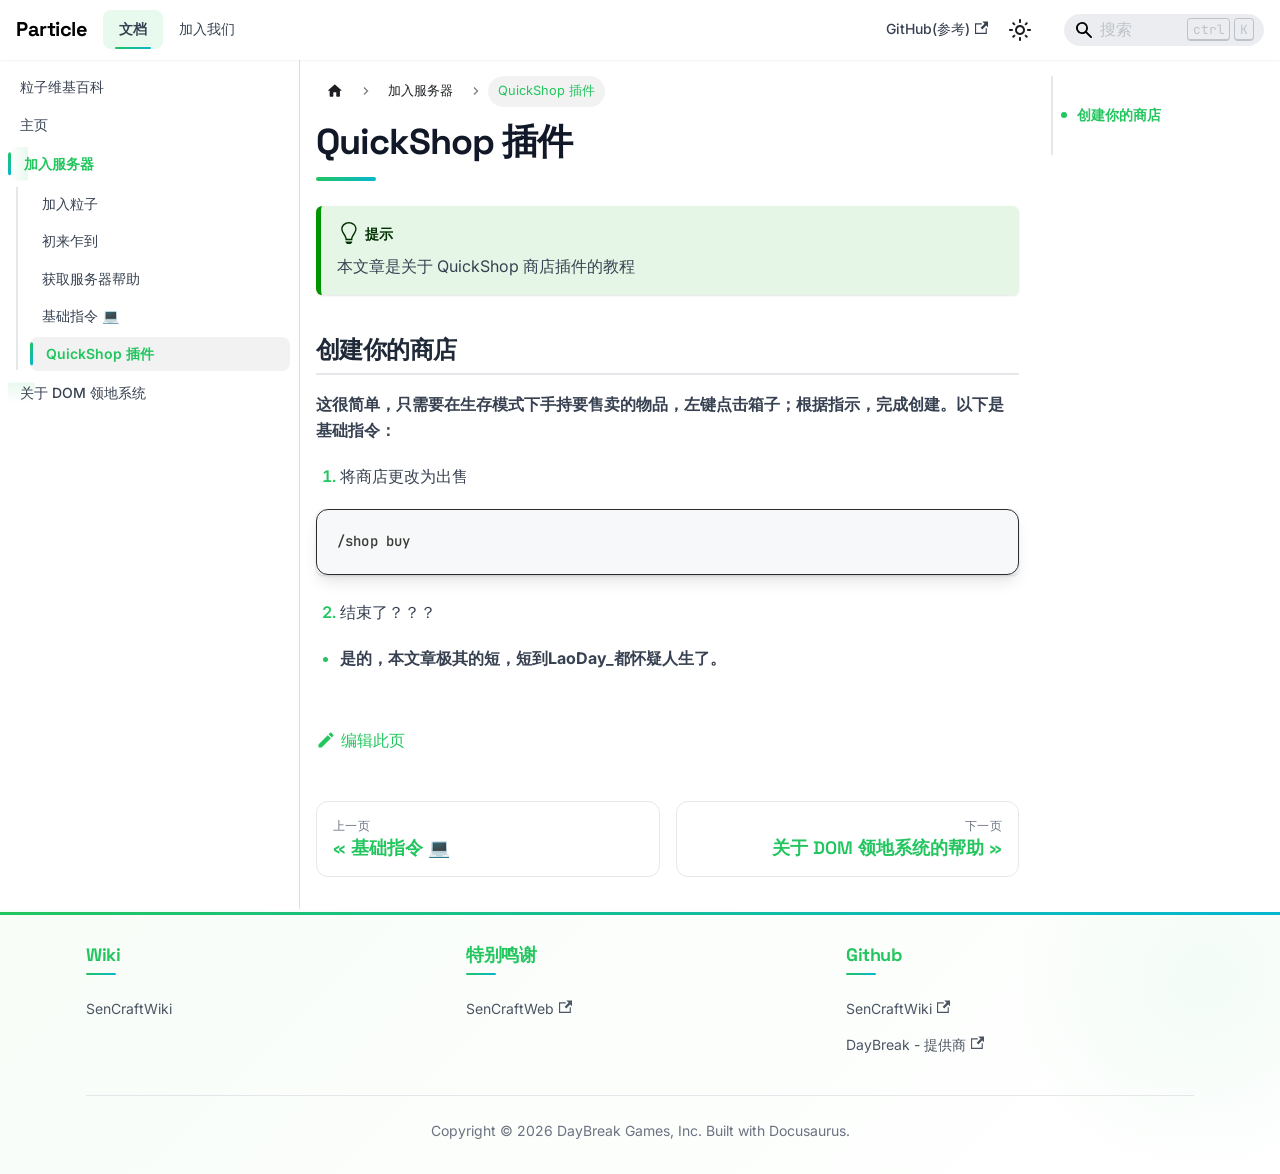
<file: docs/join/shop/index.html>
<!doctype html>
<html lang="zh-Hans" dir="ltr" class="docs-wrapper plugin-docs plugin-id-default docs-version-current docs-doc-page docs-doc-id-join/shop" data-has-hydrated="false">
<head>
<meta charset="UTF-8">
<meta name="generator" content="Docusaurus v3.7.0">
<title data-rh="true">QuickShop 插件 | ParticleWiki</title><meta data-rh="true" name="viewport" content="width=device-width,initial-scale=1"><meta data-rh="true" name="twitter:card" content="summary_large_image"><meta data-rh="true" property="og:image" content="https://your-docusaurus-site.example.com/img/docusaurus-social-card.jpg"><meta data-rh="true" name="twitter:image" content="https://your-docusaurus-site.example.com/img/docusaurus-social-card.jpg"><meta data-rh="true" property="og:url" content="https://your-docusaurus-site.example.com/docs/join/shop"><meta data-rh="true" property="og:locale" content="zh_Hans"><meta data-rh="true" name="docusaurus_locale" content="zh-Hans"><meta data-rh="true" name="docsearch:language" content="zh-Hans"><meta data-rh="true" name="docusaurus_version" content="current"><meta data-rh="true" name="docusaurus_tag" content="docs-default-current"><meta data-rh="true" name="docsearch:version" content="current"><meta data-rh="true" name="docsearch:docusaurus_tag" content="docs-default-current"><meta data-rh="true" property="og:title" content="QuickShop 插件 | ParticleWiki"><meta data-rh="true" name="description" content="本文章是关于 QuickShop 商店插件的教程"><meta data-rh="true" property="og:description" content="本文章是关于 QuickShop 商店插件的教程"><link data-rh="true" rel="canonical" href="https://your-docusaurus-site.example.com/docs/join/shop"><link data-rh="true" rel="alternate" href="https://your-docusaurus-site.example.com/docs/join/shop" hreflang="zh-Hans"><link data-rh="true" rel="alternate" href="https://your-docusaurus-site.example.com/docs/join/shop" hreflang="x-default"><link rel="preconnect" href="https://fonts.googleapis.com">
<link rel="preconnect" href="https://fonts.gstatic.com" crossorigin="anonymous">
<link rel="stylesheet" href="https://fonts.googleapis.com/css2?family=Inter:wght@300;400;500;600;700&amp;family=Space+Grotesk:wght@400;500;600;700&amp;family=JetBrains+Mono:wght@400;500;600&amp;display=swap"><link rel="stylesheet" href="/assets/css/styles.c9b0ea21.css">
<script src="/assets/js/runtime~main.9986ceae.js" defer="defer"></script>
<script src="/assets/js/main.9aad3505.js" defer="defer"></script>
</head>
<body class="navigation-with-keyboard">
<script>!function(){function t(t){document.documentElement.setAttribute("data-theme",t)}var e=function(){try{return new URLSearchParams(window.location.search).get("docusaurus-theme")}catch(t){}}()||function(){try{return window.localStorage.getItem("theme")}catch(t){}}();t(null!==e?e:"light")}(),function(){try{const n=new URLSearchParams(window.location.search).entries();for(var[t,e]of n)if(t.startsWith("docusaurus-data-")){var a=t.replace("docusaurus-data-","data-");document.documentElement.setAttribute(a,e)}}catch(t){}}()</script><div id="__docusaurus"><div class="mobile-sidebar-float" aria-label="文档侧边栏"><button class="mobile-sidebar-float__button" aria-expanded="false" aria-label="打开文档侧边栏"><svg viewBox="0 0 24 24" width="18" height="18" stroke="currentColor" stroke-width="2" fill="none"><path d="M8 6h13M8 12h13M8 18h13M3 6h.01M3 12h.01M3 18h.01"></path></svg></button><div class="mobile-sidebar-float__panel" role="navigation" aria-label="文档侧边栏"><div class="mobile-sidebar-float__header"><h3 class="mobile-sidebar-float__title">文档目录</h3><button class="mobile-sidebar-float__close" aria-label="关闭"><svg viewBox="0 0 24 24" width="20" height="20" stroke="currentColor" stroke-width="2" fill="none"><path d="M18 6L6 18M6 6l12 12"></path></svg></button></div><div class="mobile-sidebar-float__content"><div style="padding:16px;text-align:center;color:var(--ifm-color-emphasis-600)">正在加载目录...</div></div></div></div><div role="region" aria-label="跳到主要内容"><a class="skipToContent_fXgn" href="#__docusaurus_skipToContent_fallback">跳到主要内容</a></div><nav aria-label="主导航" class="navbar navbar--fixed-top"><div class="navbar__inner"><div class="navbar__items"><button aria-label="切换导航栏" aria-expanded="false" class="navbar__toggle clean-btn" type="button"><svg width="30" height="30" viewBox="0 0 30 30" aria-hidden="true"><path stroke="currentColor" stroke-linecap="round" stroke-miterlimit="10" stroke-width="2" d="M4 7h22M4 15h22M4 23h22"></path></svg></button><a class="navbar__brand" href="/"><b class="navbar__title text--truncate">Particle</b></a><a aria-current="page" class="navbar__item navbar__link navbar__link--active" href="/docs/wiki">文档</a><a class="navbar__item navbar__link" href="/docs/join/join_server">加入我们</a></div><div class="navbar__items navbar__items--right"><a href="https://github.com/SenCraftServer/SenCraftWiki" target="_blank" rel="noopener noreferrer" class="navbar__item navbar__link">GitHub(参考)<svg width="13.5" height="13.5" aria-hidden="true" viewBox="0 0 24 24" class="iconExternalLink_nPIU"><path fill="currentColor" d="M21 13v10h-21v-19h12v2h-10v15h17v-8h2zm3-12h-10.988l4.035 4-6.977 7.07 2.828 2.828 6.977-7.07 4.125 4.172v-11z"></path></svg></a><div class="toggle_MW0i colorModeToggle_DEke"><button class="clean-btn toggleButton_yw5v toggleButtonDisabled_BJd7" type="button" disabled="" title="切换浅色/暗黑模式（当前为浅色模式）" aria-label="切换浅色/暗黑模式（当前为浅色模式）"><svg viewBox="0 0 24 24" width="24" height="24" class="lightToggleIcon_SFTY"><path fill="currentColor" d="M12,9c1.65,0,3,1.35,3,3s-1.35,3-3,3s-3-1.35-3-3S10.35,9,12,9 M12,7c-2.76,0-5,2.24-5,5s2.24,5,5,5s5-2.24,5-5 S14.76,7,12,7L12,7z M2,13l2,0c0.55,0,1-0.45,1-1s-0.45-1-1-1l-2,0c-0.55,0-1,0.45-1,1S1.45,13,2,13z M20,13l2,0c0.55,0,1-0.45,1-1 s-0.45-1-1-1l-2,0c-0.55,0-1,0.45-1,1S19.45,13,20,13z M11,2v2c0,0.55,0.45,1,1,1s1-0.45,1-1V2c0-0.55-0.45-1-1-1S11,1.45,11,2z M11,20v2c0,0.55,0.45,1,1,1s1-0.45,1-1v-2c0-0.55-0.45-1-1-1C11.45,19,11,19.45,11,20z M5.99,4.58c-0.39-0.39-1.03-0.39-1.41,0 c-0.39,0.39-0.39,1.03,0,1.41l1.06,1.06c0.39,0.39,1.03,0.39,1.41,0s0.39-1.03,0-1.41L5.99,4.58z M18.36,16.95 c-0.39-0.39-1.03-0.39-1.41,0c-0.39,0.39-0.39,1.03,0,1.41l1.06,1.06c0.39,0.39,1.03,0.39,1.41,0c0.39-0.39,0.39-1.03,0-1.41 L18.36,16.95z M19.42,5.99c0.39-0.39,0.39-1.03,0-1.41c-0.39-0.39-1.03-0.39-1.41,0l-1.06,1.06c-0.39,0.39-0.39,1.03,0,1.41 s1.03,0.39,1.41,0L19.42,5.99z M7.05,18.36c0.39-0.39,0.39-1.03,0-1.41c-0.39-0.39-1.03-0.39-1.41,0l-1.06,1.06 c-0.39,0.39-0.39,1.03,0,1.41s1.03,0.39,1.41,0L7.05,18.36z"></path></svg><svg viewBox="0 0 24 24" width="24" height="24" class="darkToggleIcon_ekgs"><path fill="currentColor" d="M9.37,5.51C9.19,6.15,9.1,6.82,9.1,7.5c0,4.08,3.32,7.4,7.4,7.4c0.68,0,1.35-0.09,1.99-0.27C17.45,17.19,14.93,19,12,19 c-3.86,0-7-3.14-7-7C5,9.07,6.81,6.55,9.37,5.51z M12,3c-4.97,0-9,4.03-9,9s4.03,9,9,9s9-4.03,9-9c0-0.46-0.04-0.92-0.1-1.36 c-0.98,1.37-2.58,2.26-4.4,2.26c-2.98,0-5.4-2.42-5.4-5.4c0-1.81,0.89-3.42,2.26-4.4C12.92,3.04,12.46,3,12,3L12,3z"></path></svg></button></div><div class="navbarSearchContainer_Bca1"><div class="navbar__search searchBarContainer_NW3z" dir="ltr"><input placeholder="搜索" aria-label="Search" class="navbar__search-input searchInput_YFbd" value=""><div class="loadingRing_RJI3 searchBarLoadingRing_YnHq"><div></div><div></div><div></div><div></div></div></div></div></div></div><div role="presentation" class="navbar-sidebar__backdrop"></div></nav><div id="__docusaurus_skipToContent_fallback" class="main-wrapper mainWrapper_z2l0"><div class="docsWrapper_hBAB"><button aria-label="回到顶部" class="clean-btn theme-back-to-top-button backToTopButton_sjWU" type="button"></button><div class="docRoot_UBD9"><aside class="theme-doc-sidebar-container docSidebarContainer_YfHR"><div class="sidebarViewport_aRkj"><div class="sidebar_njMd"><nav aria-label="文档侧边栏" class="menu thin-scrollbar menu_SIkG"><ul class="theme-doc-sidebar-menu menu__list"><li class="theme-doc-sidebar-item-link theme-doc-sidebar-item-link-level-1 menu__list-item"><a class="menu__link" href="/docs/wiki">粒子维基百科</a></li><li class="theme-doc-sidebar-item-link theme-doc-sidebar-item-link-level-1 menu__list-item"><a class="menu__link" href="/docs/">主页</a></li><li class="theme-doc-sidebar-item-category theme-doc-sidebar-item-category-level-1 menu__list-item"><div class="menu__list-item-collapsible"><a class="menu__link menu__link--sublist menu__link--sublist-caret menu__link--active" role="button" aria-expanded="true" href="/docs/join/join_server">加入服务器</a></div><ul style="display:block;overflow:visible;height:auto" class="menu__list"><li class="theme-doc-sidebar-item-link theme-doc-sidebar-item-link-level-2 menu__list-item"><a class="menu__link" tabindex="0" href="/docs/join/join_server">加入粒子</a></li><li class="theme-doc-sidebar-item-link theme-doc-sidebar-item-link-level-2 menu__list-item"><a class="menu__link" tabindex="0" href="/docs/join/base">初来乍到</a></li><li class="theme-doc-sidebar-item-link theme-doc-sidebar-item-link-level-2 menu__list-item"><a class="menu__link" tabindex="0" href="/docs/join/chatting">获取服务器帮助</a></li><li class="theme-doc-sidebar-item-link theme-doc-sidebar-item-link-level-2 menu__list-item"><a class="menu__link" tabindex="0" href="/docs/join/commands">基础指令 💻</a></li><li class="theme-doc-sidebar-item-link theme-doc-sidebar-item-link-level-2 menu__list-item"><a class="menu__link menu__link--active" aria-current="page" tabindex="0" href="/docs/join/shop">QuickShop 插件</a></li></ul></li><li class="theme-doc-sidebar-item-category theme-doc-sidebar-item-category-level-1 menu__list-item menu__list-item--collapsed"><div class="menu__list-item-collapsible"><a class="menu__link menu__link--sublist menu__link--sublist-caret" role="button" aria-expanded="false" href="/docs/dom/help">关于 DOM 领地系统</a></div></li></ul></nav></div></div></aside><main class="docMainContainer_TBSr"><div class="container padding-top--md padding-bottom--lg"><div class="row"><div class="col docItemCol_VOVn"><div class="docItemContainer_Djhp"><article><nav class="theme-doc-breadcrumbs breadcrumbsContainer_Z_bl" aria-label="页面路径"><ul class="breadcrumbs" itemscope="" itemtype="https://schema.org/BreadcrumbList"><li class="breadcrumbs__item"><a aria-label="主页面" class="breadcrumbs__link" href="/"><svg viewBox="0 0 24 24" class="breadcrumbHomeIcon_YNFT"><path d="M10 19v-5h4v5c0 .55.45 1 1 1h3c.55 0 1-.45 1-1v-7h1.7c.46 0 .68-.57.33-.87L12.67 3.6c-.38-.34-.96-.34-1.34 0l-8.36 7.53c-.34.3-.13.87.33.87H5v7c0 .55.45 1 1 1h3c.55 0 1-.45 1-1z" fill="currentColor"></path></svg></a></li><li class="breadcrumbs__item"><span class="breadcrumbs__link">加入服务器</span><meta itemprop="position" content="1"></li><li itemscope="" itemprop="itemListElement" itemtype="https://schema.org/ListItem" class="breadcrumbs__item breadcrumbs__item--active"><span class="breadcrumbs__link" itemprop="name">QuickShop 插件</span><meta itemprop="position" content="2"></li></ul></nav><div class="tocCollapsible_ETCw theme-doc-toc-mobile tocMobile_ITEo"><button type="button" class="clean-btn tocCollapsibleButton_TO0P">本页总览</button></div><div class="theme-doc-markdown markdown"><header><h1>QuickShop 插件</h1></header>
<div class="theme-admonition theme-admonition-tip admonition_xJq3 alert alert--success"><div class="admonitionHeading_Gvgb"><span class="admonitionIcon_Rf37"><svg viewBox="0 0 12 16"><path fill-rule="evenodd" d="M6.5 0C3.48 0 1 2.19 1 5c0 .92.55 2.25 1 3 1.34 2.25 1.78 2.78 2 4v1h5v-1c.22-1.22.66-1.75 2-4 .45-.75 1-2.08 1-3 0-2.81-2.48-5-5.5-5zm3.64 7.48c-.25.44-.47.8-.67 1.11-.86 1.41-1.25 2.06-1.45 3.23-.02.05-.02.11-.02.17H5c0-.06 0-.13-.02-.17-.2-1.17-.59-1.83-1.45-3.23-.2-.31-.42-.67-.67-1.11C2.44 6.78 2 5.65 2 5c0-2.2 2.02-4 4.5-4 1.22 0 2.36.42 3.22 1.19C10.55 2.94 11 3.94 11 5c0 .66-.44 1.78-.86 2.48zM4 14h5c-.23 1.14-1.3 2-2.5 2s-2.27-.86-2.5-2z"></path></svg></span>提示</div><div class="admonitionContent_BuS1"><p>本文章是关于 QuickShop 商店插件的教程</p></div></div>
<h2 class="anchor anchorWithStickyNavbar_LWe7" id="创建你的商店">创建你的商店<a href="#创建你的商店" class="hash-link" aria-label="创建你的商店的直接链接" title="创建你的商店的直接链接">​</a></h2>
<p><strong>这很简单，只需要在生存模式下手持要售卖的物品，左键点击箱子；根据指示，完成创建。以下是基础指令：</strong></p>
<ol>
<li>将商店更改为出售</li>
</ol>
<div class="language-bash codeBlockContainer_Ckt0 theme-code-block" style="--prism-color:#393A34;--prism-background-color:#f6f8fa"><div class="codeBlockContent_biex"><pre tabindex="0" class="prism-code language-bash codeBlock_bY9V thin-scrollbar" style="color:#393A34;background-color:#f6f8fa"><code class="codeBlockLines_e6Vv"><span class="token-line" style="color:#393A34"><span class="token plain">/shop buy</span><br></span></code></pre><div class="buttonGroup__atx"><button type="button" aria-label="复制代码到剪贴板" title="复制" class="clean-btn"><span class="copyButtonIcons_eSgA" aria-hidden="true"><svg viewBox="0 0 24 24" class="copyButtonIcon_y97N"><path fill="currentColor" d="M19,21H8V7H19M19,5H8A2,2 0 0,0 6,7V21A2,2 0 0,0 8,23H19A2,2 0 0,0 21,21V7A2,2 0 0,0 19,5M16,1H4A2,2 0 0,0 2,3V17H4V3H16V1Z"></path></svg><svg viewBox="0 0 24 24" class="copyButtonSuccessIcon_LjdS"><path fill="currentColor" d="M21,7L9,19L3.5,13.5L4.91,12.09L9,16.17L19.59,5.59L21,7Z"></path></svg></span></button></div></div></div>
<ol start="2">
<li>结束了？？？</li>
</ol>
<ul>
<li><strong>是的，本文章极其的短，短到LaoDay_都怀疑人生了。</strong></li>
</ul></div><footer class="theme-doc-footer docusaurus-mt-lg"><div class="row margin-top--sm theme-doc-footer-edit-meta-row"><div class="col"><a href="https://github.com/laoDay-114/LaoDay-114.github.io/lizi-cn/docs/1-join/5.shop.md" target="_blank" rel="noopener noreferrer" class="theme-edit-this-page"><svg fill="currentColor" height="20" width="20" viewBox="0 0 40 40" class="iconEdit_Z9Sw" aria-hidden="true"><g><path d="m34.5 11.7l-3 3.1-6.3-6.3 3.1-3q0.5-0.5 1.2-0.5t1.1 0.5l3.9 3.9q0.5 0.4 0.5 1.1t-0.5 1.2z m-29.5 17.1l18.4-18.5 6.3 6.3-18.4 18.4h-6.3v-6.2z"></path></g></svg>编辑此页</a></div><div class="col lastUpdated_JAkA"></div></div></footer></article><nav class="pagination-nav docusaurus-mt-lg" aria-label="文件选项卡"><a class="pagination-nav__link pagination-nav__link--prev" href="/docs/join/commands"><div class="pagination-nav__sublabel">上一页</div><div class="pagination-nav__label">基础指令 💻</div></a><a class="pagination-nav__link pagination-nav__link--next" href="/docs/dom/help"><div class="pagination-nav__sublabel">下一页</div><div class="pagination-nav__label">关于 DOM 领地系统的帮助</div></a></nav></div></div><div class="col col--3"><div class="tableOfContents_bqdL thin-scrollbar theme-doc-toc-desktop"><ul class="table-of-contents table-of-contents__left-border"><li><a href="#创建你的商店" class="table-of-contents__link toc-highlight">创建你的商店</a></li></ul></div></div></div></div></main></div></div></div><footer class="footer"><div class="container container-fluid"><div class="row footer__links"><div class="col footer__col"><div class="footer__title">Wiki</div><ul class="footer__items clean-list"><li class="footer__item"><a class="footer__link-item" href="/docs/wiki">SenCraftWiki</a></li></ul></div><div class="col footer__col"><div class="footer__title">特别鸣谢</div><ul class="footer__items clean-list"><li class="footer__item"><a href="https://www.sencraft.top" target="_blank" rel="noopener noreferrer" class="footer__link-item">SenCraftWeb<svg width="13.5" height="13.5" aria-hidden="true" viewBox="0 0 24 24" class="iconExternalLink_nPIU"><path fill="currentColor" d="M21 13v10h-21v-19h12v2h-10v15h17v-8h2zm3-12h-10.988l4.035 4-6.977 7.07 2.828 2.828 6.977-7.07 4.125 4.172v-11z"></path></svg></a></li></ul></div><div class="col footer__col"><div class="footer__title">Github</div><ul class="footer__items clean-list"><li class="footer__item"><a href="https://github.com/SenCraftServer" target="_blank" rel="noopener noreferrer" class="footer__link-item">SenCraftWiki<svg width="13.5" height="13.5" aria-hidden="true" viewBox="0 0 24 24" class="iconExternalLink_nPIU"><path fill="currentColor" d="M21 13v10h-21v-19h12v2h-10v15h17v-8h2zm3-12h-10.988l4.035 4-6.977 7.07 2.828 2.828 6.977-7.07 4.125 4.172v-11z"></path></svg></a></li><li class="footer__item"><a href="https://github.com/LaoDay-114" target="_blank" rel="noopener noreferrer" class="footer__link-item">DayBreak - 提供商<svg width="13.5" height="13.5" aria-hidden="true" viewBox="0 0 24 24" class="iconExternalLink_nPIU"><path fill="currentColor" d="M21 13v10h-21v-19h12v2h-10v15h17v-8h2zm3-12h-10.988l4.035 4-6.977 7.07 2.828 2.828 6.977-7.07 4.125 4.172v-11z"></path></svg></a></li></ul></div></div><div class="footer__bottom text--center"><div class="footer__copyright">Copyright © 2026 DayBreak Games, Inc. Built with Docusaurus.</div></div></div></footer></div>
</body>
</html>
</file>
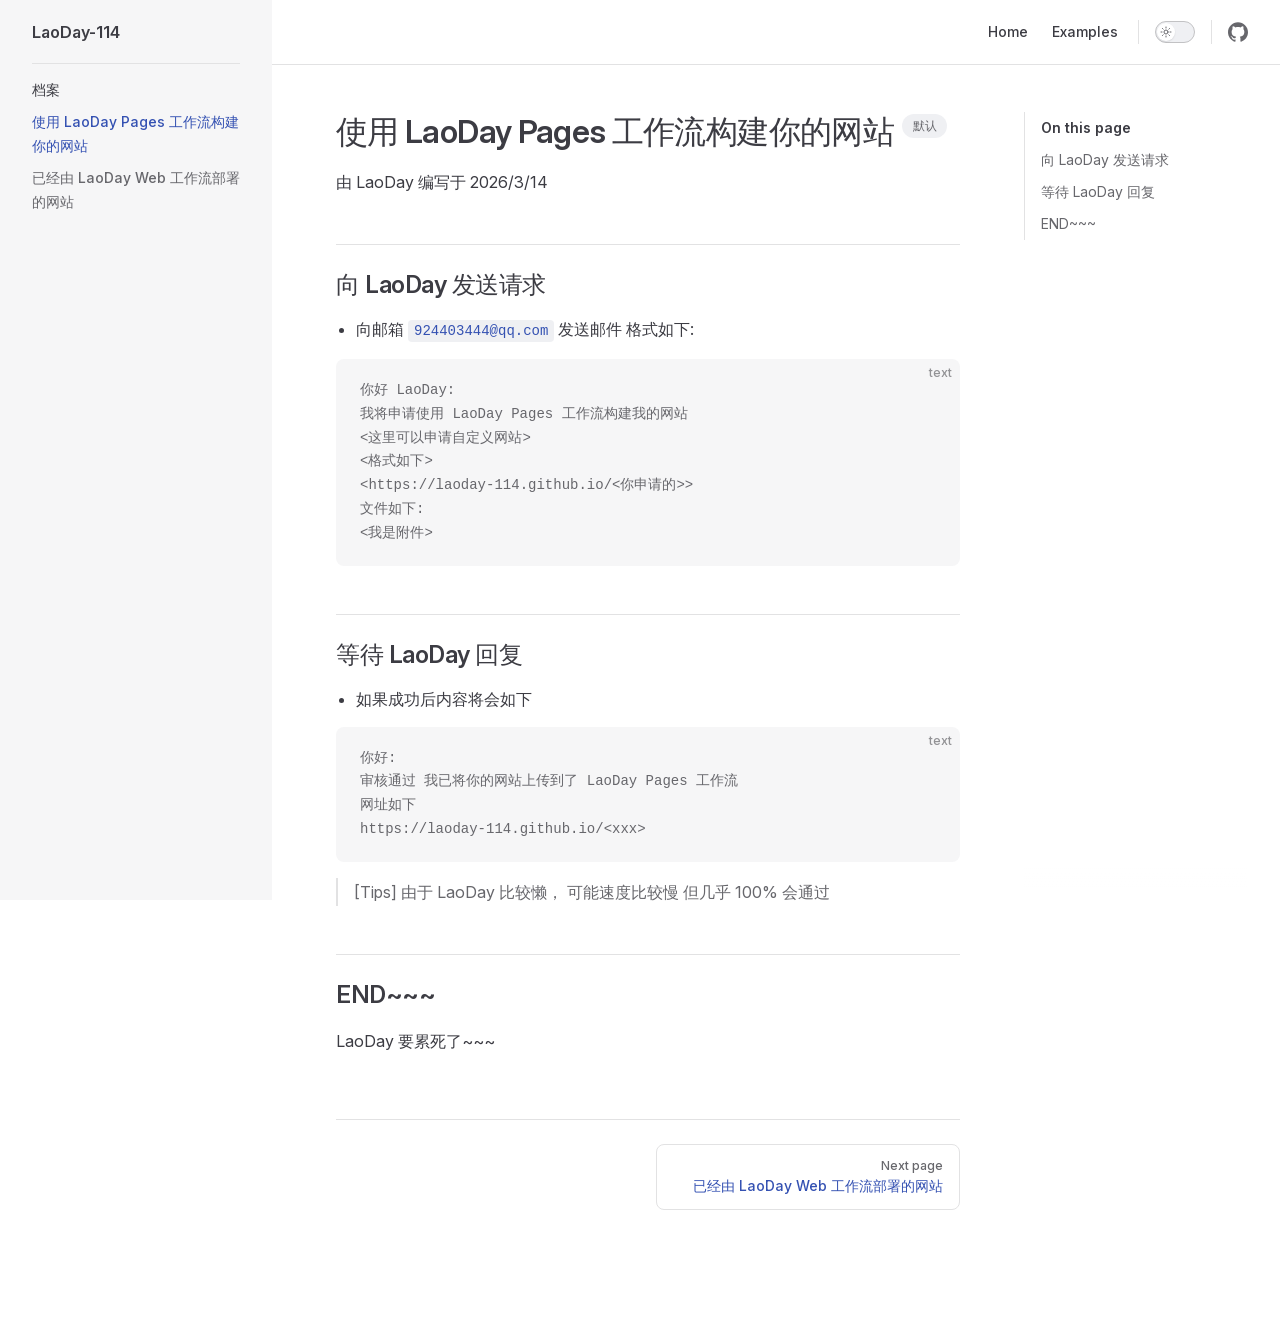
<file: joinus.html>
<!DOCTYPE html>
<html lang="en-US" dir="ltr">
  <head>
    <meta charset="utf-8">
    <meta name="viewport" content="width=device-width,initial-scale=1">
    <title>使用 LaoDay Pages 工作流构建你的网站 | LaoDay-114</title>
    <meta name="description" content="部署你的静态网站">
    <meta name="generator" content="VitePress v1.6.4">
    <link rel="preload stylesheet" href="/assets/style.BMPCqYoz.css" as="style">
    <link rel="preload stylesheet" href="/vp-icons.css" as="style">
    
    <script type="module" src="/assets/app.BxDo2WjC.js"></script>
    <link rel="preload" href="/assets/inter-roman-latin.Di8DUHzh.woff2" as="font" type="font/woff2" crossorigin="">
    <link rel="modulepreload" href="/assets/chunks/theme.a7XANDmg.js">
    <link rel="modulepreload" href="/assets/chunks/framework.EHGTsUvI.js">
    <link rel="modulepreload" href="/assets/joinus.md.C5dkgzQF.lean.js">
    <script id="check-dark-mode">(()=>{const e=localStorage.getItem("vitepress-theme-appearance")||"auto",a=window.matchMedia("(prefers-color-scheme: dark)").matches;(!e||e==="auto"?a:e==="dark")&&document.documentElement.classList.add("dark")})();</script>
    <script id="check-mac-os">document.documentElement.classList.toggle("mac",/Mac|iPhone|iPod|iPad/i.test(navigator.platform));</script>
  </head>
  <body>
    <div id="app"><div class="Layout" data-v-d8b57b2d><!--[--><!--]--><!--[--><span tabindex="-1" data-v-fcbfc0e0></span><a href="#VPContent" class="VPSkipLink visually-hidden" data-v-fcbfc0e0>Skip to content</a><!--]--><!----><header class="VPNav" data-v-d8b57b2d data-v-7ad780c2><div class="VPNavBar" data-v-7ad780c2 data-v-9fd4d1dd><div class="wrapper" data-v-9fd4d1dd><div class="container" data-v-9fd4d1dd><div class="title" data-v-9fd4d1dd><div class="VPNavBarTitle has-sidebar" data-v-9fd4d1dd data-v-9f43907a><a class="title" href="/" data-v-9f43907a><!--[--><!--]--><!----><span data-v-9f43907a>LaoDay-114</span><!--[--><!--]--></a></div></div><div class="content" data-v-9fd4d1dd><div class="content-body" data-v-9fd4d1dd><!--[--><!--]--><div class="VPNavBarSearch search" data-v-9fd4d1dd><!----></div><nav aria-labelledby="main-nav-aria-label" class="VPNavBarMenu menu" data-v-9fd4d1dd data-v-afb2845e><span id="main-nav-aria-label" class="visually-hidden" data-v-afb2845e> Main Navigation </span><!--[--><!--[--><a class="VPLink link VPNavBarMenuLink" href="/" tabindex="0" data-v-afb2845e data-v-815115f5><!--[--><span data-v-815115f5>Home</span><!--]--></a><!--]--><!--[--><a class="VPLink link VPNavBarMenuLink" href="/markdown-examples.html" tabindex="0" data-v-afb2845e data-v-815115f5><!--[--><span data-v-815115f5>Examples</span><!--]--></a><!--]--><!--]--></nav><!----><div class="VPNavBarAppearance appearance" data-v-9fd4d1dd data-v-3f90c1a5><button class="VPSwitch VPSwitchAppearance" type="button" role="switch" title aria-checked="false" data-v-3f90c1a5 data-v-be9742d9 data-v-b4ccac88><span class="check" data-v-b4ccac88><span class="icon" data-v-b4ccac88><!--[--><span class="vpi-sun sun" data-v-be9742d9></span><span class="vpi-moon moon" data-v-be9742d9></span><!--]--></span></span></button></div><div class="VPSocialLinks VPNavBarSocialLinks social-links" data-v-9fd4d1dd data-v-ef6192dc data-v-e71e869c><!--[--><a class="VPSocialLink no-icon" href="https://github.com/laoday-114/laoday-114.github.io" aria-label="github" target="_blank" rel="noopener" data-v-e71e869c data-v-60a9a2d3><span class="vpi-social-github"></span></a><!--]--></div><div class="VPFlyout VPNavBarExtra extra" data-v-9fd4d1dd data-v-f953d92f data-v-bfe7971f><button type="button" class="button" aria-haspopup="true" aria-expanded="false" aria-label="extra navigation" data-v-bfe7971f><span class="vpi-more-horizontal icon" data-v-bfe7971f></span></button><div class="menu" data-v-bfe7971f><div class="VPMenu" data-v-bfe7971f data-v-20ed86d6><!----><!--[--><!--[--><!----><div class="group" data-v-f953d92f><div class="item appearance" data-v-f953d92f><p class="label" data-v-f953d92f>Appearance</p><div class="appearance-action" data-v-f953d92f><button class="VPSwitch VPSwitchAppearance" type="button" role="switch" title aria-checked="false" data-v-f953d92f data-v-be9742d9 data-v-b4ccac88><span class="check" data-v-b4ccac88><span class="icon" data-v-b4ccac88><!--[--><span class="vpi-sun sun" data-v-be9742d9></span><span class="vpi-moon moon" data-v-be9742d9></span><!--]--></span></span></button></div></div></div><div class="group" data-v-f953d92f><div class="item social-links" data-v-f953d92f><div class="VPSocialLinks social-links-list" data-v-f953d92f data-v-e71e869c><!--[--><a class="VPSocialLink no-icon" href="https://github.com/laoday-114/laoday-114.github.io" aria-label="github" target="_blank" rel="noopener" data-v-e71e869c data-v-60a9a2d3><span class="vpi-social-github"></span></a><!--]--></div></div></div><!--]--><!--]--></div></div></div><!--[--><!--]--><button type="button" class="VPNavBarHamburger hamburger" aria-label="mobile navigation" aria-expanded="false" aria-controls="VPNavScreen" data-v-9fd4d1dd data-v-6bee1efd><span class="container" data-v-6bee1efd><span class="top" data-v-6bee1efd></span><span class="middle" data-v-6bee1efd></span><span class="bottom" data-v-6bee1efd></span></span></button></div></div></div></div><div class="divider" data-v-9fd4d1dd><div class="divider-line" data-v-9fd4d1dd></div></div></div><!----></header><div class="VPLocalNav has-sidebar empty" data-v-d8b57b2d data-v-2488c25a><div class="container" data-v-2488c25a><button class="menu" aria-expanded="false" aria-controls="VPSidebarNav" data-v-2488c25a><span class="vpi-align-left menu-icon" data-v-2488c25a></span><span class="menu-text" data-v-2488c25a>Menu</span></button><div class="VPLocalNavOutlineDropdown" style="--vp-vh:0px;" data-v-2488c25a data-v-6b867909><button data-v-6b867909>Return to top</button><!----></div></div></div><aside class="VPSidebar" data-v-d8b57b2d data-v-42c4c606><div class="curtain" data-v-42c4c606></div><nav class="nav" id="VPSidebarNav" aria-labelledby="sidebar-aria-label" tabindex="-1" data-v-42c4c606><span class="visually-hidden" id="sidebar-aria-label" data-v-42c4c606> Sidebar Navigation </span><!--[--><!--]--><!--[--><div class="no-transition group" data-v-51288d80><section class="VPSidebarItem level-0 has-active" data-v-51288d80 data-v-0009425e><div class="item" role="button" tabindex="0" data-v-0009425e><div class="indicator" data-v-0009425e></div><h2 class="text" data-v-0009425e>档案</h2><!----></div><div class="items" data-v-0009425e><!--[--><div class="VPSidebarItem level-1 is-link" data-v-0009425e data-v-0009425e><div class="item" data-v-0009425e><div class="indicator" data-v-0009425e></div><a class="VPLink link link" href="/joinus.html" data-v-0009425e><!--[--><p class="text" data-v-0009425e>使用 LaoDay Pages 工作流构建你的网站</p><!--]--></a><!----></div><!----></div><div class="VPSidebarItem level-1 is-link" data-v-0009425e data-v-0009425e><div class="item" data-v-0009425e><div class="indicator" data-v-0009425e></div><a class="VPLink link link" href="/pages.html" data-v-0009425e><!--[--><p class="text" data-v-0009425e>已经由 LaoDay Web 工作流部署的网站</p><!--]--></a><!----></div><!----></div><!--]--></div></section></div><!--]--><!--[--><!--]--></nav></aside><div class="VPContent has-sidebar" id="VPContent" data-v-d8b57b2d data-v-9a6c75ad><div class="VPDoc has-sidebar has-aside" data-v-9a6c75ad data-v-e6f2a212><!--[--><!--]--><div class="container" data-v-e6f2a212><div class="aside" data-v-e6f2a212><div class="aside-curtain" data-v-e6f2a212></div><div class="aside-container" data-v-e6f2a212><div class="aside-content" data-v-e6f2a212><div class="VPDocAside" data-v-e6f2a212 data-v-cb998dce><!--[--><!--]--><!--[--><!--]--><nav aria-labelledby="doc-outline-aria-label" class="VPDocAsideOutline" data-v-cb998dce data-v-f610f197><div class="content" data-v-f610f197><div class="outline-marker" data-v-f610f197></div><div aria-level="2" class="outline-title" id="doc-outline-aria-label" role="heading" data-v-f610f197>On this page</div><ul class="VPDocOutlineItem root" data-v-f610f197 data-v-53c99d69><!--[--><!--]--></ul></div></nav><!--[--><!--]--><div class="spacer" data-v-cb998dce></div><!--[--><!--]--><!----><!--[--><!--]--><!--[--><!--]--></div></div></div></div><div class="content" data-v-e6f2a212><div class="content-container" data-v-e6f2a212><!--[--><!--]--><main class="main" data-v-e6f2a212><div style="position:relative;" class="vp-doc _joinus" data-v-e6f2a212><div><h1 id="使用-laoday-pages-工作流构建你的网站" tabindex="-1">使用 LaoDay Pages 工作流构建你的网站 <span class="VPBadge info"><!--[-->默认<!--]--></span> <a class="header-anchor" href="#使用-laoday-pages-工作流构建你的网站" aria-label="Permalink to &quot;使用 LaoDay Pages 工作流构建你的网站 &lt;Badge type=&quot;info&quot; text=&quot;默认&quot; /&gt;&quot;">​</a></h1><p>由 LaoDay 编写于 2026/3/14</p><h2 id="向-laoday-发送请求" tabindex="-1">向 LaoDay 发送请求 <a class="header-anchor" href="#向-laoday-发送请求" aria-label="Permalink to &quot;向 LaoDay 发送请求&quot;">​</a></h2><ul><li>向邮箱 <code>924403444@qq.com</code> 发送邮件 格式如下:</li></ul><div class="language-text vp-adaptive-theme"><button title="Copy Code" class="copy"></button><span class="lang">text</span><pre class="shiki shiki-themes github-light github-dark vp-code" tabindex="0"><code><span class="line"><span>你好 LaoDay:</span></span>
<span class="line"><span>我将申请使用 LaoDay Pages 工作流构建我的网站</span></span>
<span class="line"><span>&lt;这里可以申请自定义网站&gt;</span></span>
<span class="line"><span>&lt;格式如下&gt;</span></span>
<span class="line"><span>&lt;https://laoday-114.github.io/&lt;你申请的&gt;&gt;</span></span>
<span class="line"><span>文件如下:</span></span>
<span class="line"><span>&lt;我是附件&gt;</span></span></code></pre></div><h2 id="等待-laoday-回复" tabindex="-1">等待 LaoDay 回复 <a class="header-anchor" href="#等待-laoday-回复" aria-label="Permalink to &quot;等待 LaoDay 回复&quot;">​</a></h2><ul><li>如果成功后内容将会如下</li></ul><div class="language-text vp-adaptive-theme"><button title="Copy Code" class="copy"></button><span class="lang">text</span><pre class="shiki shiki-themes github-light github-dark vp-code" tabindex="0"><code><span class="line"><span>你好:</span></span>
<span class="line"><span>审核通过 我已将你的网站上传到了 LaoDay Pages 工作流</span></span>
<span class="line"><span>网址如下</span></span>
<span class="line"><span>https://laoday-114.github.io/&lt;xxx&gt;</span></span></code></pre></div><blockquote><p>[Tips] 由于 LaoDay 比较懒， 可能速度比较慢 但几乎 100% 会通过</p></blockquote><h2 id="end" tabindex="-1">END~~~ <a class="header-anchor" href="#end" aria-label="Permalink to &quot;END~~~&quot;">​</a></h2><p>LaoDay 要累死了~~~</p></div></div></main><footer class="VPDocFooter" data-v-e6f2a212 data-v-1bcd8184><!--[--><!--]--><!----><nav class="prev-next" aria-labelledby="doc-footer-aria-label" data-v-1bcd8184><span class="visually-hidden" id="doc-footer-aria-label" data-v-1bcd8184>Pager</span><div class="pager" data-v-1bcd8184><!----></div><div class="pager" data-v-1bcd8184><a class="VPLink link pager-link next" href="/pages.html" data-v-1bcd8184><!--[--><span class="desc" data-v-1bcd8184>Next page</span><span class="title" data-v-1bcd8184>已经由 LaoDay Web 工作流部署的网站</span><!--]--></a></div></nav></footer><!--[--><!--]--></div></div></div><!--[--><!--]--></div></div><!----><!--[--><!--]--></div></div>
    <script>window.__VP_HASH_MAP__=JSON.parse("{\"index.md\":\"BRIGQu9q\",\"joinus.md\":\"C5dkgzQF\",\"pages.md\":\"CG_e6pwJ\"}");window.__VP_SITE_DATA__=JSON.parse("{\"lang\":\"en-US\",\"dir\":\"ltr\",\"title\":\"LaoDay-114\",\"description\":\"部署你的静态网站\",\"base\":\"/\",\"head\":[],\"router\":{\"prefetchLinks\":true},\"appearance\":true,\"themeConfig\":{\"nav\":[{\"text\":\"Home\",\"link\":\"/\"},{\"text\":\"Examples\",\"link\":\"/markdown-examples\"}],\"sidebar\":[{\"text\":\"档案\",\"items\":[{\"text\":\"使用 LaoDay Pages 工作流构建你的网站\",\"link\":\"/joinus\"},{\"text\":\"已经由 LaoDay Web 工作流部署的网站\",\"link\":\"/pages\"}]}],\"socialLinks\":[{\"icon\":\"github\",\"link\":\"https://github.com/laoday-114/laoday-114.github.io\"}]},\"locales\":{},\"scrollOffset\":134,\"cleanUrls\":false}");</script>
    
  </body>
</html>
</file>
<file: assets/css/styles.c9b0ea21.css>
.col,.container{padding:0 var(--ifm-spacing-horizontal);width:100%}.markdown>h2,.markdown>h3,.markdown>h4,.markdown>h5,.markdown>h6{margin-bottom:calc(var(--ifm-heading-vertical-rhythm-bottom)*var(--ifm-leading))}pre,table{overflow:auto}blockquote,pre{margin:0 0 var(--ifm-spacing-vertical)}.breadcrumbs__link,.button{transition-timing-function:var(--ifm-transition-timing-default)}.button,code{vertical-align:middle}.button--outline.button--active,.button--outline:active,.button--outline:hover,:root{--ifm-button-color:var(--ifm-font-color-base-inverse)}.avatar__photo,.card,.text--truncate{overflow:hidden}.menu__link:hover,a{transition:color var(--ifm-transition-fast) var(--ifm-transition-timing-default)}.navbar--dark,:root{--ifm-navbar-link-hover-color:var(--ifm-color-primary)}.menu,.navbar-sidebar{overflow-x:hidden}:root,html[data-theme=dark]{--ifm-color-emphasis-500:var(--ifm-color-gray-500)}.markdown li,body{word-wrap:break-word}.footer__title,.navbar__title,h1,h2,h3,h4,h5,h6{letter-spacing:var(--letter-spacing-tight)}[data-theme=dark] .theme-doc-markdown table,table{border-collapse:collapse}.toggleButton_yw5v,html{-webkit-tap-highlight-color:transparent}.hitPath_ieM4,.hitTitle_vyVt,.text--truncate{text-overflow:ellipsis;white-space:nowrap}.button,.dropdown__link,.text--truncate,.typewriter{white-space:nowrap}*,.loadingRing_RJI3 div{box-sizing:border-box}.clean-list,.containsTaskList_mC6p,.details_lb9f>summary,.dropdown__menu,.menu__list{list-style:none}:root{--ifm-color-scheme:light;--ifm-dark-value:10%;--ifm-darker-value:15%;--ifm-darkest-value:30%;--ifm-light-value:15%;--ifm-lighter-value:30%;--ifm-lightest-value:50%;--ifm-contrast-background-value:90%;--ifm-contrast-foreground-value:70%;--ifm-contrast-background-dark-value:70%;--ifm-contrast-foreground-dark-value:90%;--ifm-color-primary:#3578e5;--ifm-color-secondary:#ebedf0;--ifm-color-success:#00a400;--ifm-color-info:#54c7ec;--ifm-color-warning:#ffba00;--ifm-color-danger:#fa383e;--ifm-color-primary-dark:#306cce;--ifm-color-primary-darker:#2d66c3;--ifm-color-primary-darkest:#2554a0;--ifm-color-primary-light:#538ce9;--ifm-color-primary-lighter:#72a1ed;--ifm-color-primary-lightest:#9abcf2;--ifm-color-primary-contrast-background:#ebf2fc;--ifm-color-primary-contrast-foreground:#102445;--ifm-color-secondary-dark:#d4d5d8;--ifm-color-secondary-darker:#c8c9cc;--ifm-color-secondary-darkest:#a4a6a8;--ifm-color-secondary-light:#eef0f2;--ifm-color-secondary-lighter:#f1f2f5;--ifm-color-secondary-lightest:#f5f6f8;--ifm-color-secondary-contrast-background:#fdfdfe;--ifm-color-secondary-contrast-foreground:#474748;--ifm-color-success-dark:#009400;--ifm-color-success-darker:#008b00;--ifm-color-success-darkest:#007300;--ifm-color-success-light:#26b226;--ifm-color-success-lighter:#4dbf4d;--ifm-color-success-lightest:#80d280;--ifm-color-success-contrast-background:#e6f6e6;--ifm-color-success-contrast-foreground:#003100;--ifm-color-info-dark:#4cb3d4;--ifm-color-info-darker:#47a9c9;--ifm-color-info-darkest:#3b8ba5;--ifm-color-info-light:#6ecfef;--ifm-color-info-lighter:#87d8f2;--ifm-color-info-lightest:#aae3f6;--ifm-color-info-contrast-background:#eef9fd;--ifm-color-info-contrast-foreground:#193c47;--ifm-color-warning-dark:#e6a700;--ifm-color-warning-darker:#d99e00;--ifm-color-warning-darkest:#b38200;--ifm-color-warning-light:#ffc426;--ifm-color-warning-lighter:#ffcf4d;--ifm-color-warning-lightest:#ffdd80;--ifm-color-warning-contrast-background:#fff8e6;--ifm-color-warning-contrast-foreground:#4d3800;--ifm-color-danger-dark:#e13238;--ifm-color-danger-darker:#d53035;--ifm-color-danger-darkest:#af272b;--ifm-color-danger-light:#fb565b;--ifm-color-danger-lighter:#fb7478;--ifm-color-danger-lightest:#fd9c9f;--ifm-color-danger-contrast-background:#ffebec;--ifm-color-danger-contrast-foreground:#4b1113;--ifm-color-white:#fff;--ifm-color-black:#000;--ifm-color-gray-0:var(--ifm-color-white);--ifm-color-gray-100:#f5f6f7;--ifm-color-gray-200:#ebedf0;--ifm-color-gray-300:#dadde1;--ifm-color-gray-400:#ccd0d5;--ifm-color-gray-500:#bec3c9;--ifm-color-gray-600:#8d949e;--ifm-color-gray-700:#606770;--ifm-color-gray-800:#444950;--ifm-color-gray-900:#1c1e21;--ifm-color-gray-1000:var(--ifm-color-black);--ifm-color-emphasis-0:var(--ifm-color-gray-0);--ifm-color-emphasis-100:var(--ifm-color-gray-100);--ifm-color-emphasis-200:var(--ifm-color-gray-200);--ifm-color-emphasis-300:var(--ifm-color-gray-300);--ifm-color-emphasis-400:var(--ifm-color-gray-400);--ifm-color-emphasis-600:var(--ifm-color-gray-600);--ifm-color-emphasis-700:var(--ifm-color-gray-700);--ifm-color-emphasis-800:var(--ifm-color-gray-800);--ifm-color-emphasis-900:var(--ifm-color-gray-900);--ifm-color-emphasis-1000:var(--ifm-color-gray-1000);--ifm-color-content:var(--ifm-color-emphasis-900);--ifm-color-content-inverse:var(--ifm-color-emphasis-0);--ifm-color-content-secondary:#525860;--ifm-background-color:#0000;--ifm-background-surface-color:var(--ifm-color-content-inverse);--ifm-global-border-width:1px;--ifm-global-radius:0.4rem;--ifm-hover-overlay:#0000000d;--ifm-font-color-base:var(--ifm-color-content);--ifm-font-color-base-inverse:var(--ifm-color-content-inverse);--ifm-font-color-secondary:var(--ifm-color-content-secondary);--ifm-font-family-base:system-ui,-apple-system,Segoe UI,Roboto,Ubuntu,Cantarell,Noto Sans,sans-serif,BlinkMacSystemFont,"Segoe UI",Helvetica,Arial,sans-serif,"Apple Color Emoji","Segoe UI Emoji","Segoe UI Symbol";--ifm-font-family-monospace:SFMono-Regular,Menlo,Monaco,Consolas,"Liberation Mono","Courier New",monospace;--ifm-font-size-base:100%;--ifm-font-weight-light:300;--ifm-font-weight-normal:400;--ifm-font-weight-semibold:500;--ifm-font-weight-bold:700;--ifm-font-weight-base:var(--ifm-font-weight-normal);--ifm-line-height-base:1.65;--ifm-global-spacing:1rem;--ifm-spacing-vertical:var(--ifm-global-spacing);--ifm-spacing-horizontal:var(--ifm-global-spacing);--ifm-transition-fast:200ms;--ifm-transition-slow:400ms;--ifm-transition-timing-default:cubic-bezier(0.08,0.52,0.52,1);--ifm-global-shadow-lw:0 1px 2px 0 #0000001a;--ifm-global-shadow-md:0 5px 40px #0003;--ifm-global-shadow-tl:0 12px 28px 0 #0003,0 2px 4px 0 #0000001a;--ifm-z-index-dropdown:100;--ifm-z-index-fixed:200;--ifm-z-index-overlay:400;--ifm-container-width:1140px;--ifm-container-width-xl:1320px;--ifm-code-background:#f6f7f8;--ifm-code-border-radius:var(--ifm-global-radius);--ifm-code-font-size:90%;--ifm-code-padding-horizontal:0.1rem;--ifm-code-padding-vertical:0.1rem;--ifm-pre-background:var(--ifm-code-background);--ifm-pre-border-radius:var(--ifm-code-border-radius);--ifm-pre-color:inherit;--ifm-pre-line-height:1.45;--ifm-pre-padding:1rem;--ifm-heading-color:inherit;--ifm-heading-margin-top:0;--ifm-heading-margin-bottom:var(--ifm-spacing-vertical);--ifm-heading-font-family:var(--ifm-font-family-base);--ifm-heading-font-weight:var(--ifm-font-weight-bold);--ifm-heading-line-height:1.25;--ifm-h1-font-size:2rem;--ifm-h2-font-size:1.5rem;--ifm-h3-font-size:1.25rem;--ifm-h4-font-size:1rem;--ifm-h5-font-size:0.875rem;--ifm-h6-font-size:0.85rem;--ifm-image-alignment-padding:1.25rem;--ifm-leading-desktop:1.25;--ifm-leading:calc(var(--ifm-leading-desktop)*1rem);--ifm-list-left-padding:2rem;--ifm-list-margin:1rem;--ifm-list-item-margin:0.25rem;--ifm-list-paragraph-margin:1rem;--ifm-table-cell-padding:0.75rem;--ifm-table-background:#0000;--ifm-table-stripe-background:#00000008;--ifm-table-border-width:1px;--ifm-table-border-color:var(--ifm-color-emphasis-300);--ifm-table-head-background:inherit;--ifm-table-head-color:inherit;--ifm-table-head-font-weight:var(--ifm-font-weight-bold);--ifm-table-cell-color:inherit;--ifm-link-color:var(--ifm-color-primary);--ifm-link-decoration:none;--ifm-link-hover-color:var(--ifm-link-color);--ifm-link-hover-decoration:underline;--ifm-paragraph-margin-bottom:var(--ifm-leading);--ifm-blockquote-font-size:var(--ifm-font-size-base);--ifm-blockquote-border-left-width:2px;--ifm-blockquote-padding-horizontal:var(--ifm-spacing-horizontal);--ifm-blockquote-padding-vertical:0;--ifm-blockquote-shadow:none;--ifm-blockquote-color:var(--ifm-color-emphasis-800);--ifm-blockquote-border-color:var(--ifm-color-emphasis-300);--ifm-hr-background-color:var(--ifm-color-emphasis-500);--ifm-hr-height:1px;--ifm-hr-margin-vertical:1.5rem;--ifm-scrollbar-size:7px;--ifm-scrollbar-track-background-color:#f1f1f1;--ifm-scrollbar-thumb-background-color:silver;--ifm-scrollbar-thumb-hover-background-color:#a7a7a7;--ifm-alert-background-color:inherit;--ifm-alert-border-color:inherit;--ifm-alert-border-radius:var(--ifm-global-radius);--ifm-alert-border-width:0px;--ifm-alert-border-left-width:5px;--ifm-alert-color:var(--ifm-font-color-base);--ifm-alert-padding-horizontal:var(--ifm-spacing-horizontal);--ifm-alert-padding-vertical:var(--ifm-spacing-vertical);--ifm-alert-shadow:var(--ifm-global-shadow-lw);--ifm-avatar-intro-margin:1rem;--ifm-avatar-intro-alignment:inherit;--ifm-avatar-photo-size:3rem;--ifm-badge-background-color:inherit;--ifm-badge-border-color:inherit;--ifm-badge-border-radius:var(--ifm-global-radius);--ifm-badge-border-width:var(--ifm-global-border-width);--ifm-badge-color:var(--ifm-color-white);--ifm-badge-padding-horizontal:calc(var(--ifm-spacing-horizontal)*0.5);--ifm-badge-padding-vertical:calc(var(--ifm-spacing-vertical)*0.25);--ifm-breadcrumb-border-radius:1.5rem;--ifm-breadcrumb-spacing:0.5rem;--ifm-breadcrumb-color-active:var(--ifm-color-primary);--ifm-breadcrumb-item-background-active:var(--ifm-hover-overlay);--ifm-breadcrumb-padding-horizontal:0.8rem;--ifm-breadcrumb-padding-vertical:0.4rem;--ifm-breadcrumb-size-multiplier:1;--ifm-breadcrumb-separator:url('data:image/svg+xml;utf8,<svg xmlns="http://www.w3.org/2000/svg" x="0px" y="0px" viewBox="0 0 256 256"><g><g><polygon points="79.093,0 48.907,30.187 146.72,128 48.907,225.813 79.093,256 207.093,128"/></g></g><g></g><g></g><g></g><g></g><g></g><g></g><g></g><g></g><g></g><g></g><g></g><g></g><g></g><g></g><g></g></svg>');--ifm-breadcrumb-separator-filter:none;--ifm-breadcrumb-separator-size:0.5rem;--ifm-breadcrumb-separator-size-multiplier:1.25;--ifm-button-background-color:inherit;--ifm-button-border-color:var(--ifm-button-background-color);--ifm-button-border-width:var(--ifm-global-border-width);--ifm-button-font-weight:var(--ifm-font-weight-bold);--ifm-button-padding-horizontal:1.5rem;--ifm-button-padding-vertical:0.375rem;--ifm-button-size-multiplier:1;--ifm-button-transition-duration:var(--ifm-transition-fast);--ifm-button-border-radius:calc(var(--ifm-global-radius)*var(--ifm-button-size-multiplier));--ifm-button-group-spacing:2px;--ifm-card-background-color:var(--ifm-background-surface-color);--ifm-card-border-radius:calc(var(--ifm-global-radius)*2);--ifm-card-horizontal-spacing:var(--ifm-global-spacing);--ifm-card-vertical-spacing:var(--ifm-global-spacing);--ifm-toc-border-color:var(--ifm-color-emphasis-300);--ifm-toc-link-color:var(--ifm-color-content-secondary);--ifm-toc-padding-vertical:0.5rem;--ifm-toc-padding-horizontal:0.5rem;--ifm-dropdown-background-color:var(--ifm-background-surface-color);--ifm-dropdown-font-weight:var(--ifm-font-weight-semibold);--ifm-dropdown-link-color:var(--ifm-font-color-base);--ifm-dropdown-hover-background-color:var(--ifm-hover-overlay);--ifm-footer-background-color:var(--ifm-color-emphasis-100);--ifm-footer-color:inherit;--ifm-footer-link-color:var(--ifm-color-emphasis-700);--ifm-footer-link-hover-color:var(--ifm-color-primary);--ifm-footer-link-horizontal-spacing:0.5rem;--ifm-footer-padding-horizontal:calc(var(--ifm-spacing-horizontal)*2);--ifm-footer-padding-vertical:calc(var(--ifm-spacing-vertical)*2);--ifm-footer-title-color:inherit;--ifm-footer-logo-max-width:min(30rem,90vw);--ifm-hero-background-color:var(--ifm-background-surface-color);--ifm-hero-text-color:var(--ifm-color-emphasis-800);--ifm-menu-color:var(--ifm-color-emphasis-700);--ifm-menu-color-active:var(--ifm-color-primary);--ifm-menu-color-background-active:var(--ifm-hover-overlay);--ifm-menu-color-background-hover:var(--ifm-hover-overlay);--ifm-menu-link-padding-horizontal:0.75rem;--ifm-menu-link-padding-vertical:0.375rem;--ifm-menu-link-sublist-icon:url('data:image/svg+xml;utf8,<svg xmlns="http://www.w3.org/2000/svg" width="16px" height="16px" viewBox="0 0 24 24"><path fill="rgba(0,0,0,0.5)" d="M7.41 15.41L12 10.83l4.59 4.58L18 14l-6-6-6 6z"></path></svg>');--ifm-menu-link-sublist-icon-filter:none;--ifm-navbar-background-color:var(--ifm-background-surface-color);--ifm-navbar-height:3.75rem;--ifm-navbar-item-padding-horizontal:0.75rem;--ifm-navbar-item-padding-vertical:0.25rem;--ifm-navbar-link-color:var(--ifm-font-color-base);--ifm-navbar-link-active-color:var(--ifm-link-color);--ifm-navbar-padding-horizontal:var(--ifm-spacing-horizontal);--ifm-navbar-padding-vertical:calc(var(--ifm-spacing-vertical)*0.5);--ifm-navbar-shadow:var(--ifm-global-shadow-lw);--ifm-navbar-search-input-background-color:var(--ifm-color-emphasis-200);--ifm-navbar-search-input-color:var(--ifm-color-emphasis-800);--ifm-navbar-search-input-placeholder-color:var(--ifm-color-emphasis-500);--ifm-navbar-search-input-icon:url('data:image/svg+xml;utf8,<svg fill="currentColor" xmlns="http://www.w3.org/2000/svg" viewBox="0 0 16 16" height="16px" width="16px"><path d="M6.02945,10.20327a4.17382,4.17382,0,1,1,4.17382-4.17382A4.15609,4.15609,0,0,1,6.02945,10.20327Zm9.69195,4.2199L10.8989,9.59979A5.88021,5.88021,0,0,0,12.058,6.02856,6.00467,6.00467,0,1,0,9.59979,10.8989l4.82338,4.82338a.89729.89729,0,0,0,1.29912,0,.89749.89749,0,0,0-.00087-1.29909Z" /></svg>');--ifm-navbar-sidebar-width:83vw;--ifm-pagination-border-radius:var(--ifm-global-radius);--ifm-pagination-color-active:var(--ifm-color-primary);--ifm-pagination-font-size:1rem;--ifm-pagination-item-active-background:var(--ifm-hover-overlay);--ifm-pagination-page-spacing:0.2em;--ifm-pagination-padding-horizontal:calc(var(--ifm-spacing-horizontal)*1);--ifm-pagination-padding-vertical:calc(var(--ifm-spacing-vertical)*0.25);--ifm-pagination-nav-border-radius:var(--ifm-global-radius);--ifm-pagination-nav-color-hover:var(--ifm-color-primary);--ifm-pills-color-active:var(--ifm-color-primary);--ifm-pills-color-background-active:var(--ifm-hover-overlay);--ifm-pills-spacing:0.125rem;--ifm-tabs-color:var(--ifm-font-color-secondary);--ifm-tabs-color-active:var(--ifm-color-primary);--ifm-tabs-color-active-border:var(--ifm-tabs-color-active);--ifm-tabs-padding-horizontal:1rem;--ifm-tabs-padding-vertical:1rem}.badge--danger,.badge--info,.badge--primary,.badge--secondary,.badge--success,.badge--warning{--ifm-badge-border-color:var(--ifm-badge-background-color)}.button--link,.button--outline{--ifm-button-background-color:#0000}html{background-color:var(--ifm-background-color);color:var(--ifm-font-color-base);color-scheme:var(--ifm-color-scheme);font:var(--ifm-font-size-base)/var(--ifm-line-height-base) var(--ifm-font-family-base);-webkit-font-smoothing:antialiased;text-rendering:optimizelegibility;-webkit-text-size-adjust:100%;text-size-adjust:100%;scroll-behavior:smooth}iframe{border:0;color-scheme:auto}.container{margin:0 auto;max-width:var(--ifm-container-width)}.container--fluid{max-width:inherit}.row{display:flex;flex-wrap:wrap;margin:0 calc(var(--ifm-spacing-horizontal)*-1)}.margin-bottom--none,.margin-vert--none,.markdown>:last-child{margin-bottom:0!important}.margin-top--none,.margin-vert--none{margin-top:0!important}.row--no-gutters{margin-left:0;margin-right:0}.margin-horiz--none,.margin-right--none{margin-right:0!important}.row--no-gutters>.col{padding-left:0;padding-right:0}.row--align-top{align-items:flex-start}.row--align-bottom{align-items:flex-end}.menuExternalLink_NmtK,.row--align-center{align-items:center}.row--align-stretch{align-items:stretch}.row--align-baseline{align-items:baseline}.col{--ifm-col-width:100%;flex:1 0;margin-left:0;max-width:var(--ifm-col-width)}.padding-bottom--none,.padding-vert--none{padding-bottom:0!important}.padding-top--none,.padding-vert--none{padding-top:0!important}.padding-horiz--none,.padding-left--none{padding-left:0!important}.padding-horiz--none,.padding-right--none{padding-right:0!important}.col[class*=col--]{flex:0 0 var(--ifm-col-width)}.col--1{--ifm-col-width:8.33333%}.col--offset-1{margin-left:8.33333%}.col--2{--ifm-col-width:16.66667%}.col--offset-2{margin-left:16.66667%}.col--3{--ifm-col-width:25%}.col--offset-3{margin-left:25%}.col--4{--ifm-col-width:33.33333%}.col--offset-4{margin-left:33.33333%}.col--5{--ifm-col-width:41.66667%}.col--offset-5{margin-left:41.66667%}.col--6{--ifm-col-width:50%}.col--offset-6{margin-left:50%}.col--7{--ifm-col-width:58.33333%}.col--offset-7{margin-left:58.33333%}.col--8{--ifm-col-width:66.66667%}.col--offset-8{margin-left:66.66667%}.col--9{--ifm-col-width:75%}.col--offset-9{margin-left:75%}.col--10{--ifm-col-width:83.33333%}.col--offset-10{margin-left:83.33333%}.col--11{--ifm-col-width:91.66667%}.col--offset-11{margin-left:91.66667%}.col--12{--ifm-col-width:100%}.col--offset-12{margin-left:100%}.margin-horiz--none,.margin-left--none{margin-left:0!important}.margin--none{margin:0!important}.margin-bottom--xs,.margin-vert--xs{margin-bottom:.25rem!important}.margin-top--xs,.margin-vert--xs{margin-top:.25rem!important}.margin-horiz--xs,.margin-left--xs{margin-left:.25rem!important}.margin-horiz--xs,.margin-right--xs{margin-right:.25rem!important}.margin--xs{margin:.25rem!important}.margin-bottom--sm,.margin-vert--sm{margin-bottom:.5rem!important}.margin-top--sm,.margin-vert--sm{margin-top:.5rem!important}.margin-horiz--sm,.margin-left--sm{margin-left:.5rem!important}.margin-horiz--sm,.margin-right--sm{margin-right:.5rem!important}.margin--sm{margin:.5rem!important}.margin-bottom--md,.margin-vert--md{margin-bottom:1rem!important}.margin-top--md,.margin-vert--md{margin-top:1rem!important}.margin-horiz--md,.margin-left--md{margin-left:1rem!important}.margin-horiz--md,.margin-right--md{margin-right:1rem!important}.margin--md{margin:1rem!important}.margin-bottom--lg,.margin-vert--lg{margin-bottom:2rem!important}.margin-top--lg,.margin-vert--lg{margin-top:2rem!important}.margin-horiz--lg,.margin-left--lg{margin-left:2rem!important}.margin-horiz--lg,.margin-right--lg{margin-right:2rem!important}.margin--lg{margin:2rem!important}.margin-bottom--xl,.margin-vert--xl{margin-bottom:5rem!important}.margin-top--xl,.margin-vert--xl{margin-top:5rem!important}.margin-horiz--xl,.margin-left--xl{margin-left:5rem!important}.margin-horiz--xl,.margin-right--xl{margin-right:5rem!important}.margin--xl{margin:5rem!important}.padding--none{padding:0!important}.padding-bottom--xs,.padding-vert--xs{padding-bottom:.25rem!important}.padding-top--xs,.padding-vert--xs{padding-top:.25rem!important}.padding-horiz--xs,.padding-left--xs{padding-left:.25rem!important}.padding-horiz--xs,.padding-right--xs{padding-right:.25rem!important}.padding--xs{padding:.25rem!important}.padding-bottom--sm,.padding-vert--sm{padding-bottom:.5rem!important}.padding-top--sm,.padding-vert--sm{padding-top:.5rem!important}.padding-horiz--sm,.padding-left--sm{padding-left:.5rem!important}.padding-horiz--sm,.padding-right--sm{padding-right:.5rem!important}.padding--sm{padding:.5rem!important}.padding-bottom--md,.padding-vert--md{padding-bottom:1rem!important}.padding-top--md,.padding-vert--md{padding-top:1rem!important}.padding-horiz--md,.padding-left--md{padding-left:1rem!important}.padding-horiz--md,.padding-right--md{padding-right:1rem!important}.padding--md{padding:1rem!important}.padding-bottom--lg,.padding-vert--lg{padding-bottom:2rem!important}.padding-top--lg,.padding-vert--lg{padding-top:2rem!important}.padding-horiz--lg,.padding-left--lg{padding-left:2rem!important}.padding-horiz--lg,.padding-right--lg{padding-right:2rem!important}.padding--lg{padding:2rem!important}.padding-bottom--xl,.padding-vert--xl{padding-bottom:5rem!important}.padding-top--xl,.padding-vert--xl{padding-top:5rem!important}.padding-horiz--xl,.padding-left--xl{padding-left:5rem!important}.padding-horiz--xl,.padding-right--xl{padding-right:5rem!important}.padding--xl{padding:5rem!important}code{background-color:var(--ifm-code-background);border:.1rem solid #0000001a;border-radius:var(--ifm-code-border-radius);font-family:var(--ifm-font-family-monospace);font-size:var(--ifm-code-font-size);padding:var(--ifm-code-padding-vertical) var(--ifm-code-padding-horizontal)}a code{color:inherit}pre{background-color:var(--ifm-pre-background);border-radius:var(--ifm-pre-border-radius);color:var(--ifm-pre-color);font:var(--ifm-code-font-size)/var(--ifm-pre-line-height) var(--ifm-font-family-monospace);padding:var(--ifm-pre-padding)}pre code{background-color:initial;border:none;font-size:100%;line-height:inherit;padding:0}kbd{background-color:var(--ifm-color-emphasis-0);border:1px solid var(--ifm-color-emphasis-400);border-radius:.2rem;box-shadow:inset 0 -1px 0 var(--ifm-color-emphasis-400);color:var(--ifm-color-emphasis-800);font:80% var(--ifm-font-family-monospace);padding:.15rem .3rem}h1,h2,h3,h4,h5,h6{color:var(--ifm-heading-color);font-family:var(--ifm-heading-font-family);font-weight:var(--ifm-heading-font-weight);line-height:var(--ifm-heading-line-height);margin:var(--ifm-heading-margin-top) 0 var(--ifm-heading-margin-bottom) 0;font-family:var(--font-family-display)}h1{font-size:var(--ifm-h1-font-size)}h2{font-size:var(--ifm-h2-font-size)}h3{font-size:var(--ifm-h3-font-size)}h4{font-size:var(--ifm-h4-font-size)}h5{font-size:var(--ifm-h5-font-size)}h6{font-size:var(--ifm-h6-font-size)}img{max-width:100%}img[align=right]{padding-left:var(--image-alignment-padding)}img[align=left]{padding-right:var(--image-alignment-padding)}.markdown{--ifm-h1-vertical-rhythm-top:3;--ifm-h2-vertical-rhythm-top:2;--ifm-h3-vertical-rhythm-top:1.5;--ifm-heading-vertical-rhythm-top:1.25;--ifm-h1-vertical-rhythm-bottom:1.25;--ifm-heading-vertical-rhythm-bottom:1}.markdown:after,.markdown:before{content:"";display:table}.markdown:after{clear:both}.markdown h1:first-child{--ifm-h1-font-size:3rem;margin-bottom:calc(var(--ifm-h1-vertical-rhythm-bottom)*var(--ifm-leading))}.markdown>h2{--ifm-h2-font-size:2rem;margin-top:calc(var(--ifm-h2-vertical-rhythm-top)*var(--ifm-leading))}.markdown>h3{--ifm-h3-font-size:1.5rem;margin-top:calc(var(--ifm-h3-vertical-rhythm-top)*var(--ifm-leading))}.markdown>h4,.markdown>h5,.markdown>h6{margin-top:calc(var(--ifm-heading-vertical-rhythm-top)*var(--ifm-leading))}.markdown>p,.markdown>pre,.markdown>ul{margin-bottom:var(--ifm-leading)}.markdown li>p{margin-top:var(--ifm-list-paragraph-margin)}.markdown li+li{margin-top:var(--ifm-list-item-margin)}ol,ul{margin:0 0 var(--ifm-list-margin);padding-left:var(--ifm-list-left-padding)}ol ol,ul ol{list-style-type:lower-roman}ol ol,ol ul,ul ol,ul ul{margin:0}ol ol ol,ol ul ol,ul ol ol,ul ul ol{list-style-type:lower-alpha}table{display:block;margin-bottom:var(--ifm-spacing-vertical)}table thead tr{border-bottom:2px solid var(--ifm-table-border-color)}table thead,table tr:nth-child(2n){background-color:var(--ifm-table-stripe-background)}table tr{background-color:var(--ifm-table-background);border-top:var(--ifm-table-border-width) solid var(--ifm-table-border-color)}table td,table th{border:var(--ifm-table-border-width) solid var(--ifm-table-border-color);padding:var(--ifm-table-cell-padding)}table th{background-color:var(--ifm-table-head-background);color:var(--ifm-table-head-color);font-weight:var(--ifm-table-head-font-weight)}table td{color:var(--ifm-table-cell-color)}strong{font-weight:var(--ifm-font-weight-bold)}a{color:var(--ifm-link-color);text-decoration:var(--ifm-link-decoration)}a:hover{color:var(--ifm-link-hover-color);text-decoration:var(--ifm-link-hover-decoration)}.button:hover,.text--no-decoration,.text--no-decoration:hover,a:not([href]){-webkit-text-decoration:none;text-decoration:none}p{margin:0 0 var(--ifm-paragraph-margin-bottom)}blockquote{border-left:var(--ifm-blockquote-border-left-width) solid var(--ifm-blockquote-border-color);box-shadow:var(--ifm-blockquote-shadow);color:var(--ifm-blockquote-color);font-size:var(--ifm-blockquote-font-size);padding:var(--ifm-blockquote-padding-vertical) var(--ifm-blockquote-padding-horizontal)}blockquote>:first-child{margin-top:0}blockquote>:last-child{margin-bottom:0}hr{background-color:var(--ifm-hr-background-color);border:0;height:var(--ifm-hr-height);margin:var(--ifm-hr-margin-vertical) 0}.shadow--lw{box-shadow:var(--ifm-global-shadow-lw)!important}.shadow--md{box-shadow:var(--ifm-global-shadow-md)!important}.shadow--tl{box-shadow:var(--ifm-global-shadow-tl)!important}.text--primary{color:var(--ifm-color-primary)}.text--secondary{color:var(--ifm-color-secondary)}.text--success{color:var(--ifm-color-success)}.text--info{color:var(--ifm-color-info)}.text--warning{color:var(--ifm-color-warning)}.text--danger{color:var(--ifm-color-danger)}.text--center{text-align:center}.text--left{text-align:left}.text--justify{text-align:justify}.text--right{text-align:right}.text--capitalize{text-transform:capitalize}.text--lowercase{text-transform:lowercase}.alert__heading,.text--uppercase{text-transform:uppercase}.text--light{font-weight:var(--ifm-font-weight-light)}.text--normal{font-weight:var(--ifm-font-weight-normal)}.text--semibold{font-weight:var(--ifm-font-weight-semibold)}.text--bold{font-weight:var(--ifm-font-weight-bold)}.text--italic{font-style:italic}.text--break{word-wrap:break-word!important;word-break:break-word!important}.clean-btn{background:none;border:none;color:inherit;cursor:pointer;font-family:inherit;padding:0}.alert,.alert .close{color:var(--ifm-alert-foreground-color)}.clean-list{padding-left:0}.alert--primary{--ifm-alert-background-color:var(--ifm-color-primary-contrast-background);--ifm-alert-background-color-highlight:#3578e526;--ifm-alert-foreground-color:var(--ifm-color-primary-contrast-foreground);--ifm-alert-border-color:var(--ifm-color-primary-dark)}.alert--secondary{--ifm-alert-background-color:var(--ifm-color-secondary-contrast-background);--ifm-alert-background-color-highlight:#ebedf026;--ifm-alert-foreground-color:var(--ifm-color-secondary-contrast-foreground);--ifm-alert-border-color:var(--ifm-color-secondary-dark)}.alert--success{--ifm-alert-background-color:var(--ifm-color-success-contrast-background);--ifm-alert-background-color-highlight:#00a40026;--ifm-alert-foreground-color:var(--ifm-color-success-contrast-foreground);--ifm-alert-border-color:var(--ifm-color-success-dark)}.alert--info{--ifm-alert-background-color:var(--ifm-color-info-contrast-background);--ifm-alert-background-color-highlight:#54c7ec26;--ifm-alert-foreground-color:var(--ifm-color-info-contrast-foreground);--ifm-alert-border-color:var(--ifm-color-info-dark)}.alert--warning{--ifm-alert-background-color:var(--ifm-color-warning-contrast-background);--ifm-alert-background-color-highlight:#ffba0026;--ifm-alert-foreground-color:var(--ifm-color-warning-contrast-foreground);--ifm-alert-border-color:var(--ifm-color-warning-dark)}.alert--danger{--ifm-alert-background-color:var(--ifm-color-danger-contrast-background);--ifm-alert-background-color-highlight:#fa383e26;--ifm-alert-foreground-color:var(--ifm-color-danger-contrast-foreground);--ifm-alert-border-color:var(--ifm-color-danger-dark)}.alert{--ifm-code-background:var(--ifm-alert-background-color-highlight);--ifm-link-color:var(--ifm-alert-foreground-color);--ifm-link-hover-color:var(--ifm-alert-foreground-color);--ifm-link-decoration:underline;--ifm-tabs-color:var(--ifm-alert-foreground-color);--ifm-tabs-color-active:var(--ifm-alert-foreground-color);--ifm-tabs-color-active-border:var(--ifm-alert-border-color);background-color:var(--ifm-alert-background-color);border:var(--ifm-alert-border-width) solid var(--ifm-alert-border-color);border-left-width:var(--ifm-alert-border-left-width);border-radius:var(--ifm-alert-border-radius);box-shadow:var(--ifm-alert-shadow);padding:var(--ifm-alert-padding-vertical) var(--ifm-alert-padding-horizontal)}.alert__heading{align-items:center;display:flex;font:700 var(--ifm-h5-font-size)/var(--ifm-heading-line-height) var(--ifm-heading-font-family);margin-bottom:.5rem}.alert__icon{display:inline-flex;margin-right:.4em}.alert__icon svg{fill:var(--ifm-alert-foreground-color);stroke:var(--ifm-alert-foreground-color);stroke-width:0}.alert .close{margin:calc(var(--ifm-alert-padding-vertical)*-1) calc(var(--ifm-alert-padding-horizontal)*-1) 0 0;opacity:.75}.alert .close:focus,.alert .close:hover{opacity:1}.alert a{text-decoration-color:var(--ifm-alert-border-color)}.alert a:hover{text-decoration-thickness:2px}.avatar{column-gap:var(--ifm-avatar-intro-margin);display:flex}.avatar__photo{border-radius:50%;display:block;height:var(--ifm-avatar-photo-size);width:var(--ifm-avatar-photo-size)}.avatar__photo--sm{--ifm-avatar-photo-size:2rem}.avatar__photo--lg{--ifm-avatar-photo-size:4rem}.avatar__photo--xl{--ifm-avatar-photo-size:6rem}.avatar__intro{display:flex;flex:1 1;flex-direction:column;justify-content:center;text-align:var(--ifm-avatar-intro-alignment)}.badge,.breadcrumbs__item,.breadcrumbs__link,.button,.dropdown>.navbar__link:after,.searchBarContainer_NW3z.searchIndexLoading_EJ1f .searchBarLoadingRing_YnHq{display:inline-block}.avatar__name{font:700 var(--ifm-h4-font-size)/var(--ifm-heading-line-height) var(--ifm-font-family-base)}.avatar__subtitle{margin-top:.25rem}.avatar--vertical{--ifm-avatar-intro-alignment:center;--ifm-avatar-intro-margin:0.5rem;align-items:center;flex-direction:column}.badge{background-color:var(--ifm-badge-background-color);border:var(--ifm-badge-border-width) solid var(--ifm-badge-border-color);border-radius:var(--ifm-badge-border-radius);color:var(--ifm-badge-color);font-size:75%;font-weight:var(--ifm-font-weight-bold);line-height:1;padding:var(--ifm-badge-padding-vertical) var(--ifm-badge-padding-horizontal)}.badge--primary{--ifm-badge-background-color:var(--ifm-color-primary)}.badge--secondary{--ifm-badge-background-color:var(--ifm-color-secondary);color:var(--ifm-color-black)}.breadcrumbs__link,.button.button--secondary.button--outline:not(.button--active):not(:hover){color:var(--ifm-font-color-base)}.badge--success{--ifm-badge-background-color:var(--ifm-color-success)}.badge--info{--ifm-badge-background-color:var(--ifm-color-info)}.badge--warning{--ifm-badge-background-color:var(--ifm-color-warning)}.badge--danger{--ifm-badge-background-color:var(--ifm-color-danger)}.breadcrumbs{margin-bottom:0;padding-left:0}.breadcrumbs__item:not(:last-child):after{background:var(--ifm-breadcrumb-separator) center;content:" ";display:inline-block;filter:var(--ifm-breadcrumb-separator-filter);height:calc(var(--ifm-breadcrumb-separator-size)*var(--ifm-breadcrumb-size-multiplier)*var(--ifm-breadcrumb-separator-size-multiplier));margin:0 var(--ifm-breadcrumb-spacing);opacity:.5;width:calc(var(--ifm-breadcrumb-separator-size)*var(--ifm-breadcrumb-size-multiplier)*var(--ifm-breadcrumb-separator-size-multiplier))}.breadcrumbs__item--active .breadcrumbs__link{background:var(--ifm-breadcrumb-item-background-active);color:var(--ifm-breadcrumb-color-active)}.breadcrumbs__link{border-radius:var(--ifm-breadcrumb-border-radius);font-size:calc(1rem*var(--ifm-breadcrumb-size-multiplier));padding:calc(var(--ifm-breadcrumb-padding-vertical)*var(--ifm-breadcrumb-size-multiplier)) calc(var(--ifm-breadcrumb-padding-horizontal)*var(--ifm-breadcrumb-size-multiplier));transition-duration:var(--ifm-transition-fast);transition-property:background,color}.breadcrumbs__link:any-link:hover,.breadcrumbs__link:link:hover,.breadcrumbs__link:visited:hover,area[href].breadcrumbs__link:hover{background:var(--ifm-breadcrumb-item-background-active);-webkit-text-decoration:none;text-decoration:none}.breadcrumbs--sm{--ifm-breadcrumb-size-multiplier:0.8}.breadcrumbs--lg{--ifm-breadcrumb-size-multiplier:1.2}.button{background-color:var(--ifm-button-background-color);border:var(--ifm-button-border-width) solid var(--ifm-button-border-color);border-radius:var(--ifm-button-border-radius);cursor:pointer;font-size:calc(.875rem*var(--ifm-button-size-multiplier));font-weight:var(--ifm-button-font-weight);line-height:1.5;padding:calc(var(--ifm-button-padding-vertical)*var(--ifm-button-size-multiplier)) calc(var(--ifm-button-padding-horizontal)*var(--ifm-button-size-multiplier));text-align:center;transition-duration:var(--ifm-button-transition-duration);transition-property:color,background,border-color;-webkit-user-select:none;user-select:none}.button,.button:hover{color:var(--ifm-button-color)}.button--outline{--ifm-button-color:var(--ifm-button-border-color)}.button--outline:hover{--ifm-button-background-color:var(--ifm-button-border-color)}.button--link{--ifm-button-border-color:#0000;color:var(--ifm-link-color);text-decoration:var(--ifm-link-decoration)}.button--link.button--active,.button--link:active,.button--link:hover{color:var(--ifm-link-hover-color);text-decoration:var(--ifm-link-hover-decoration)}.dropdown__link--active,.dropdown__link:hover,.menu__link:hover,.navbar__brand:hover,.navbar__link--active,.navbar__link:hover,.pagination-nav__link:hover,.pagination__link:hover,.tag_zVej:hover,.theme-doc-markdown a{-webkit-text-decoration:none;text-decoration:none}.button.disabled,.button:disabled,.button[disabled]{opacity:.65;pointer-events:none}.button--sm{--ifm-button-size-multiplier:0.8}.button--block{display:block;width:100%}.button.button--secondary{color:var(--ifm-color-gray-900)}:where(.button--primary){--ifm-button-background-color:var(--ifm-color-primary);--ifm-button-border-color:var(--ifm-color-primary)}:where(.button--primary):not(.button--outline):hover{--ifm-button-background-color:var(--ifm-color-primary-dark);--ifm-button-border-color:var(--ifm-color-primary-dark)}.button--primary.button--active,.button--primary:active{--ifm-button-background-color:var(--ifm-color-primary-darker);--ifm-button-border-color:var(--ifm-color-primary-darker)}:where(.button--secondary){--ifm-button-background-color:var(--ifm-color-secondary);--ifm-button-border-color:var(--ifm-color-secondary)}:where(.button--secondary):not(.button--outline):hover{--ifm-button-background-color:var(--ifm-color-secondary-dark);--ifm-button-border-color:var(--ifm-color-secondary-dark)}.button--secondary.button--active,.button--secondary:active{--ifm-button-background-color:var(--ifm-color-secondary-darker);--ifm-button-border-color:var(--ifm-color-secondary-darker)}:where(.button--success){--ifm-button-background-color:var(--ifm-color-success);--ifm-button-border-color:var(--ifm-color-success)}:where(.button--success):not(.button--outline):hover{--ifm-button-background-color:var(--ifm-color-success-dark);--ifm-button-border-color:var(--ifm-color-success-dark)}.button--success.button--active,.button--success:active{--ifm-button-background-color:var(--ifm-color-success-darker);--ifm-button-border-color:var(--ifm-color-success-darker)}:where(.button--info){--ifm-button-background-color:var(--ifm-color-info);--ifm-button-border-color:var(--ifm-color-info)}:where(.button--info):not(.button--outline):hover{--ifm-button-background-color:var(--ifm-color-info-dark);--ifm-button-border-color:var(--ifm-color-info-dark)}.button--info.button--active,.button--info:active{--ifm-button-background-color:var(--ifm-color-info-darker);--ifm-button-border-color:var(--ifm-color-info-darker)}:where(.button--warning){--ifm-button-background-color:var(--ifm-color-warning);--ifm-button-border-color:var(--ifm-color-warning)}:where(.button--warning):not(.button--outline):hover{--ifm-button-background-color:var(--ifm-color-warning-dark);--ifm-button-border-color:var(--ifm-color-warning-dark)}.button--warning.button--active,.button--warning:active{--ifm-button-background-color:var(--ifm-color-warning-darker);--ifm-button-border-color:var(--ifm-color-warning-darker)}:where(.button--danger){--ifm-button-background-color:var(--ifm-color-danger);--ifm-button-border-color:var(--ifm-color-danger)}:where(.button--danger):not(.button--outline):hover{--ifm-button-background-color:var(--ifm-color-danger-dark);--ifm-button-border-color:var(--ifm-color-danger-dark)}.button--danger.button--active,.button--danger:active{--ifm-button-background-color:var(--ifm-color-danger-darker);--ifm-button-border-color:var(--ifm-color-danger-darker)}.button-group{display:inline-flex;gap:var(--ifm-button-group-spacing)}.button-group>.button:not(:first-child){border-bottom-left-radius:0;border-top-left-radius:0}.button-group>.button:not(:last-child){border-bottom-right-radius:0;border-top-right-radius:0}.button-group--block{display:flex;justify-content:stretch}.button-group--block>.button{flex-grow:1}.card{background-color:var(--ifm-card-background-color);border-radius:var(--ifm-card-border-radius);box-shadow:var(--ifm-global-shadow-lw);display:flex;flex-direction:column}.card--full-height,body,html{height:100%}.card__image{padding-top:var(--ifm-card-vertical-spacing)}.card__image:first-child{padding-top:0}.card__body,.card__footer,.card__header{padding:var(--ifm-card-vertical-spacing) var(--ifm-card-horizontal-spacing)}.card__body:not(:last-child),.card__footer:not(:last-child),.card__header:not(:last-child){padding-bottom:0}.card__body>:last-child,.card__footer>:last-child,.card__header>:last-child{margin-bottom:0}.card__footer{margin-top:auto}.table-of-contents{font-size:.8rem;margin-bottom:0;padding:var(--ifm-toc-padding-vertical) 0}.table-of-contents,.table-of-contents ul{list-style:none;padding-left:var(--ifm-toc-padding-horizontal)}.table-of-contents li{margin:var(--ifm-toc-padding-vertical) var(--ifm-toc-padding-horizontal)}.table-of-contents__left-border{border-left:1px solid var(--ifm-toc-border-color)}.table-of-contents__link{color:var(--ifm-toc-link-color)}.table-of-contents__link--active,.table-of-contents__link--active code,.table-of-contents__link:hover,.table-of-contents__link:hover code{color:var(--ifm-color-primary);-webkit-text-decoration:none;text-decoration:none}.close{color:var(--ifm-color-black);float:right;font-size:1.5rem;font-weight:var(--ifm-font-weight-bold);line-height:1;opacity:.5;padding:1rem;transition:opacity var(--ifm-transition-fast) var(--ifm-transition-timing-default)}.close:hover{opacity:.7}.close:focus,.theme-code-block-highlighted-line .codeLineNumber_Tfdd:before{opacity:.8}.dropdown{display:inline-flex;font-weight:var(--ifm-dropdown-font-weight);position:relative;vertical-align:top}.dropdown--hoverable:hover .dropdown__menu,.dropdown--show .dropdown__menu{opacity:1;pointer-events:all;transform:translateY(-1px);visibility:visible}#nprogress,.button--loading,.click-feedback:after,.dropdown__menu,.footer:after,.navbar__item.dropdown .navbar__link:not([href]),.ripple-effect,.searchHintContainer_Pkmr{pointer-events:none}.dropdown--right .dropdown__menu{left:inherit;right:0}.dropdown--nocaret .navbar__link:after{content:none!important}.dropdown__menu{background-color:var(--ifm-dropdown-background-color);border-radius:var(--ifm-global-radius);box-shadow:var(--ifm-global-shadow-md);left:0;max-height:80vh;min-width:10rem;opacity:0;overflow-y:auto;padding:.5rem;position:absolute;top:calc(100% - var(--ifm-navbar-item-padding-vertical) + .3rem);transform:translateY(-.625rem);transition-duration:var(--ifm-transition-fast);transition-property:opacity,transform,visibility;transition-timing-function:var(--ifm-transition-timing-default);visibility:hidden;z-index:var(--ifm-z-index-dropdown)}.menu__caret,.menu__link,.menu__list-item-collapsible{border-radius:.25rem;transition:background var(--ifm-transition-fast) var(--ifm-transition-timing-default)}.dropdown__link{border-radius:.25rem;color:var(--ifm-dropdown-link-color);display:block;font-size:.875rem;margin-top:.2rem;padding:.25rem .5rem}.dropdown__link--active,.dropdown__link:hover{background-color:var(--ifm-dropdown-hover-background-color);color:var(--ifm-dropdown-link-color)}.dropdown__link--active,.dropdown__link--active:hover{--ifm-dropdown-link-color:var(--ifm-link-color)}.dropdown>.navbar__link:after{border-color:currentcolor #0000;border-style:solid;border-width:.4em .4em 0;content:"";margin-left:.3em;position:relative;top:2px;transform:translateY(-50%)}.footer{background-color:var(--ifm-footer-background-color);color:var(--ifm-footer-color);padding:var(--ifm-footer-padding-vertical) var(--ifm-footer-padding-horizontal)}.footer--dark{--ifm-footer-background-color:#303846;--ifm-footer-color:var(--ifm-footer-link-color);--ifm-footer-link-color:var(--ifm-color-secondary);--ifm-footer-title-color:var(--ifm-color-white)}.footer__links{margin-bottom:1rem}.footer__link-item{color:var(--ifm-footer-link-color);line-height:2}.footer__link-item:hover{color:var(--ifm-footer-link-hover-color)}.footer__link-separator{margin:0 var(--ifm-footer-link-horizontal-spacing)}.footer__logo{margin-top:1rem;max-width:var(--ifm-footer-logo-max-width)}.footer__title{color:var(--ifm-footer-title-color);font:700 var(--ifm-h4-font-size)/var(--ifm-heading-line-height) var(--ifm-font-family-base);margin-bottom:var(--ifm-heading-margin-bottom)}.menu,.navbar__link{font-weight:var(--ifm-font-weight-semibold)}.theme-doc-markdown h1,.theme-doc-markdown h2,h1,h2{line-height:var(--line-height-tight)}.docItemContainer_Djhp article>:first-child,.docItemContainer_Djhp header+*,.footer__item{margin-top:0}.footer__items,.theme-doc-markdown blockquote p:last-child{margin-bottom:0}.codeBlockStandalone_MEMb,[type=checkbox]{padding:0}.hero{align-items:center;background-color:var(--ifm-hero-background-color);color:var(--ifm-hero-text-color);display:flex;padding:4rem 2rem}.menu__caret,.menu__link{padding:var(--ifm-menu-link-padding-vertical) var(--ifm-menu-link-padding-horizontal)}.hero--primary{--ifm-hero-background-color:var(--ifm-color-primary);--ifm-hero-text-color:var(--ifm-font-color-base-inverse)}.hero--dark{--ifm-hero-background-color:#303846;--ifm-hero-text-color:var(--ifm-color-white)}.hero__title{font-size:3rem}.hero__subtitle{font-size:1.5rem}.menu__list{margin:0}.menu__list .menu__list{flex:0 0 100%;margin-top:.25rem;padding-left:var(--ifm-menu-link-padding-horizontal)}.menu__list-item:not(:first-child){margin-top:.25rem}.menu__list-item--collapsed .menu__list{height:0;overflow:hidden}.details_lb9f[data-collapsed=false].isBrowser_bmU9>summary:before,.details_lb9f[open]:not(.isBrowser_bmU9)>summary:before,.menu__list-item--collapsed .menu__caret:before,.menu__list-item--collapsed .menu__link--sublist:after{transform:rotate(90deg)}.menu__list-item-collapsible{display:flex;flex-wrap:wrap;position:relative}.menu__caret:hover,.menu__link:hover,.menu__list-item-collapsible--active,.menu__list-item-collapsible:hover{background:var(--ifm-menu-color-background-hover)}.menu__list-item-collapsible .menu__link--active,.menu__list-item-collapsible .menu__link:hover{background:none!important}.menu__caret,.menu__link{align-items:center;display:flex}.navbar-sidebar,.navbar-sidebar__backdrop{opacity:0;transition-duration:var(--ifm-transition-fast);transition-timing-function:ease-in-out;left:0;top:0;bottom:0;visibility:hidden}.menu__link{color:var(--ifm-menu-color);flex:1;line-height:1.25}.menu__link:hover{color:var(--ifm-menu-color)}.menu__caret:before,.menu__link--sublist-caret:after{filter:var(--ifm-menu-link-sublist-icon-filter);height:1.25rem;transform:rotate(180deg);transition:transform var(--ifm-transition-fast) linear;width:1.25rem;content:""}.menu__link--sublist-caret:after{background:var(--ifm-menu-link-sublist-icon) 50%/2rem 2rem;margin-left:auto;min-width:1.25rem}.navbar__items--center .navbar__brand,body{margin:0}.menu__link--active,.menu__link--active:hover{color:var(--ifm-menu-color-active)}.navbar__brand,.navbar__link{color:var(--ifm-navbar-link-color)}.menu__link--active:not(.menu__link--sublist){background-color:var(--ifm-menu-color-background-active)}.menu__caret:before{background:var(--ifm-menu-link-sublist-icon) 50%/2rem 2rem}.navbar--dark,html[data-theme=dark]{--ifm-menu-link-sublist-icon-filter:invert(100%) sepia(94%) saturate(17%) hue-rotate(223deg) brightness(104%) contrast(98%)}.navbar{background-color:var(--ifm-navbar-background-color);box-shadow:var(--ifm-navbar-shadow);height:var(--ifm-navbar-height);padding:var(--ifm-navbar-padding-vertical) var(--ifm-navbar-padding-horizontal)}.navbar,.navbar>.container,.navbar>.container-fluid{display:flex}.navbar--fixed-top{position:sticky;top:0;z-index:var(--ifm-z-index-fixed)}.navbar__inner{display:flex;flex-wrap:wrap;justify-content:space-between;width:100%}.navbar__brand{align-items:center;display:flex;margin-right:1rem;min-width:0}.navbar__brand:hover{color:var(--ifm-navbar-link-hover-color)}.announcementBarContent_xLdY,.navbar__title{flex:1 1 auto}.navbar__toggle{display:none;margin-right:.5rem}.navbar__logo{flex:0 0 auto;height:2rem;margin-right:.5rem}.navbar__items{align-items:center;display:flex;flex:1;min-width:0}.navbar__items--center{flex:0 0 auto}.navbar__items--center+.navbar__items--right{flex:1}.navbar__items--right{flex:0 0 auto;justify-content:flex-end}.navbar__items--right>:last-child{padding-right:0}.navbar__item{display:inline-block;padding:var(--ifm-navbar-item-padding-vertical) var(--ifm-navbar-item-padding-horizontal)}.navbar__link--active,.navbar__link:hover{color:var(--ifm-navbar-link-hover-color)}.navbar--dark,.navbar--primary{--ifm-menu-color:var(--ifm-color-gray-300);--ifm-navbar-link-color:var(--ifm-color-gray-100);--ifm-navbar-search-input-background-color:#ffffff1a;--ifm-navbar-search-input-placeholder-color:#ffffff80;color:var(--ifm-color-white)}.navbar--dark{--ifm-navbar-background-color:#242526;--ifm-menu-color-background-active:#ffffff0d;--ifm-navbar-search-input-color:var(--ifm-color-white)}.navbar--primary{--ifm-navbar-background-color:var(--ifm-color-primary);--ifm-navbar-link-hover-color:var(--ifm-color-white);--ifm-menu-color-active:var(--ifm-color-white);--ifm-navbar-search-input-color:var(--ifm-color-emphasis-500)}.navbar__search-input{appearance:none;background:var(--ifm-navbar-search-input-background-color) var(--ifm-navbar-search-input-icon) no-repeat .75rem center/1rem 1rem;border:none;border-radius:2rem;color:var(--ifm-navbar-search-input-color);cursor:text;display:inline-block;font-size:1rem;height:2rem;padding:0 .5rem 0 2.25rem;width:12.5rem}.navbar__search-input::placeholder{color:var(--ifm-navbar-search-input-placeholder-color)}.navbar-sidebar{background-color:var(--ifm-navbar-background-color);box-shadow:var(--ifm-global-shadow-md);position:fixed;transform:translate3d(-100%,0,0);transition-property:opacity,visibility,transform;width:var(--ifm-navbar-sidebar-width)}.navbar-sidebar--show .navbar-sidebar,.navbar-sidebar__items{transform:translateZ(0)}.navbar-sidebar--show .navbar-sidebar,.navbar-sidebar--show .navbar-sidebar__backdrop{opacity:1;visibility:visible}.navbar-sidebar__backdrop{background-color:#0009;position:fixed;right:0;transition-property:opacity,visibility}.footer,.navbar{position:relative}.navbar-sidebar__brand{align-items:center;box-shadow:var(--ifm-navbar-shadow);display:flex;flex:1;height:var(--ifm-navbar-height);padding:var(--ifm-navbar-padding-vertical) var(--ifm-navbar-padding-horizontal)}.navbar-sidebar__items{display:flex;height:calc(100% - var(--ifm-navbar-height));transition:transform var(--ifm-transition-fast) ease-in-out}.navbar-sidebar__items--show-secondary{transform:translate3d(calc((var(--ifm-navbar-sidebar-width))*-1),0,0)}.navbar-sidebar__item{flex-shrink:0;padding:.5rem;width:calc(var(--ifm-navbar-sidebar-width))}.navbar-sidebar__back{background:var(--ifm-menu-color-background-active);font-size:15px;font-weight:var(--ifm-button-font-weight);margin:0 0 .2rem -.5rem;padding:.6rem 1.5rem;position:relative;text-align:left;top:-.5rem;width:calc(100% + 1rem)}.navbar-sidebar__close{display:flex;margin-left:auto}.pagination{column-gap:var(--ifm-pagination-page-spacing);display:flex;font-size:var(--ifm-pagination-font-size);padding-left:0}.pagination--sm{--ifm-pagination-font-size:0.8rem;--ifm-pagination-padding-horizontal:0.8rem;--ifm-pagination-padding-vertical:0.2rem}.pagination--lg{--ifm-pagination-font-size:1.2rem;--ifm-pagination-padding-horizontal:1.2rem;--ifm-pagination-padding-vertical:0.3rem}.pagination__item{display:inline-flex}.pagination__item>span{padding:var(--ifm-pagination-padding-vertical)}.pagination__item--active .pagination__link{color:var(--ifm-pagination-color-active)}.pagination__item--active .pagination__link,.pagination__item:not(.pagination__item--active):hover .pagination__link{background:var(--ifm-pagination-item-active-background)}.pagination__item--disabled,.pagination__item[disabled]{opacity:.25;pointer-events:none}.pagination__link{border-radius:var(--ifm-pagination-border-radius);color:var(--ifm-font-color-base);display:inline-block;padding:var(--ifm-pagination-padding-vertical) var(--ifm-pagination-padding-horizontal);transition:background var(--ifm-transition-fast) var(--ifm-transition-timing-default)}.pagination-nav{display:grid;grid-gap:var(--ifm-spacing-horizontal);gap:var(--ifm-spacing-horizontal);grid-template-columns:repeat(2,1fr)}.pagination-nav__link{border:1px solid var(--ifm-color-emphasis-300);border-radius:var(--ifm-pagination-nav-border-radius);display:block;height:100%;line-height:var(--ifm-heading-line-height);padding:var(--ifm-global-spacing);transition:border-color var(--ifm-transition-fast) var(--ifm-transition-timing-default)}.pagination-nav__link:hover{border-color:var(--ifm-pagination-nav-color-hover)}.pagination-nav__link--next{grid-column:2/3;text-align:right}.pagination-nav__label{font-size:var(--ifm-h4-font-size);font-weight:var(--ifm-heading-font-weight);word-break:break-word}.pagination-nav__link--prev .pagination-nav__label:before{content:"« "}.pagination-nav__link--next .pagination-nav__label:after{content:" »"}.pagination-nav__sublabel{color:var(--ifm-color-content-secondary);font-size:var(--ifm-h5-font-size);font-weight:var(--ifm-font-weight-semibold);margin-bottom:.25rem}.pills__item,.tabs{font-weight:var(--ifm-font-weight-bold)}.pills{display:flex;gap:var(--ifm-pills-spacing);padding-left:0}.pills__item{border-radius:.5rem;cursor:pointer;display:inline-block;padding:.25rem 1rem;transition:background var(--ifm-transition-fast) var(--ifm-transition-timing-default)}.pills__item--active{color:var(--ifm-pills-color-active)}.pills__item--active,.pills__item:not(.pills__item--active):hover{background:var(--ifm-pills-color-background-active)}.pills--block{justify-content:stretch}.pills--block .pills__item{flex-grow:1;text-align:center}.tabs{color:var(--ifm-tabs-color);display:flex;overflow-x:auto;padding-left:0}.navbar__title,h1{font-weight:var(--font-weight-bold)}.tabs__item{border-bottom:3px solid #0000;border-radius:var(--ifm-global-radius);cursor:pointer;display:inline-flex;padding:var(--ifm-tabs-padding-vertical) var(--ifm-tabs-padding-horizontal);transition:background-color var(--ifm-transition-fast) var(--ifm-transition-timing-default)}.tabs__item--active{border-bottom-color:var(--ifm-tabs-color-active-border);border-bottom-left-radius:0;border-bottom-right-radius:0;color:var(--ifm-tabs-color-active)}.tabs__item:hover{background-color:var(--ifm-hover-overlay)}.tabs--block{justify-content:stretch}.tabs--block .tabs__item{flex-grow:1;justify-content:center}html[data-theme=dark]{--ifm-color-scheme:dark;--ifm-color-emphasis-0:var(--ifm-color-gray-1000);--ifm-color-emphasis-100:var(--ifm-color-gray-900);--ifm-color-emphasis-200:var(--ifm-color-gray-800);--ifm-color-emphasis-300:var(--ifm-color-gray-700);--ifm-color-emphasis-400:var(--ifm-color-gray-600);--ifm-color-emphasis-600:var(--ifm-color-gray-400);--ifm-color-emphasis-700:var(--ifm-color-gray-300);--ifm-color-emphasis-800:var(--ifm-color-gray-200);--ifm-color-emphasis-900:var(--ifm-color-gray-100);--ifm-color-emphasis-1000:var(--ifm-color-gray-0);--ifm-background-color:#1b1b1d;--ifm-background-surface-color:#242526;--ifm-hover-overlay:#ffffff0d;--ifm-color-content:#e3e3e3;--ifm-color-content-secondary:#fff;--ifm-breadcrumb-separator-filter:invert(64%) sepia(11%) saturate(0%) hue-rotate(149deg) brightness(99%) contrast(95%);--ifm-code-background:#ffffff1a;--ifm-scrollbar-track-background-color:#444;--ifm-scrollbar-thumb-background-color:#686868;--ifm-scrollbar-thumb-hover-background-color:#7a7a7a;--ifm-table-stripe-background:#ffffff12;--ifm-toc-border-color:var(--ifm-color-emphasis-200);--ifm-color-primary-contrast-background:#102445;--ifm-color-primary-contrast-foreground:#ebf2fc;--ifm-color-secondary-contrast-background:#474748;--ifm-color-secondary-contrast-foreground:#fdfdfe;--ifm-color-success-contrast-background:#003100;--ifm-color-success-contrast-foreground:#e6f6e6;--ifm-color-info-contrast-background:#193c47;--ifm-color-info-contrast-foreground:#eef9fd;--ifm-color-warning-contrast-background:#4d3800;--ifm-color-warning-contrast-foreground:#fff8e6;--ifm-color-danger-contrast-background:#4b1113;--ifm-color-danger-contrast-foreground:#ffebec}:root{--docusaurus-progress-bar-color:var(--ifm-color-primary);--font-family-display:"Space Grotesk","SF Pro Display",-apple-system,BlinkMacSystemFont,sans-serif;--font-family-body:"Inter",-apple-system,BlinkMacSystemFont,"Segoe UI",Roboto,"Helvetica Neue",Arial,sans-serif;--font-family-mono:"JetBrains Mono","Fira Code","SF Mono",Monaco,"Inconsolata","Roboto Mono",monospace;--font-size-xs:0.75rem;--font-size-sm:0.875rem;--font-size-base:1rem;--font-size-lg:1.125rem;--font-size-xl:1.25rem;--font-size-2xl:1.5rem;--font-size-3xl:1.875rem;--font-size-4xl:2.25rem;--font-size-5xl:3rem;--font-size-6xl:3.75rem;--line-height-tight:1.25;--line-height-snug:1.375;--line-height-normal:1.5;--line-height-relaxed:1.625;--line-height-loose:2;--letter-spacing-tighter:-0.05em;--letter-spacing-tight:-0.025em;--letter-spacing-normal:0;--letter-spacing-wide:0.025em;--letter-spacing-wider:0.05em;--letter-spacing-widest:0.1em;--font-weight-light:300;--font-weight-normal:400;--font-weight-medium:500;--font-weight-semibold:600;--font-weight-bold:700;--font-weight-extrabold:800;--color-primary-50:#f0fdf4;--color-primary-100:#dcfce7;--color-primary-200:#bbf7d0;--color-primary-300:#86efac;--color-primary-400:#4ade80;--color-primary-500:#22c55e;--color-primary-600:#16a34a;--color-primary-700:#15803d;--color-primary-800:#166534;--color-primary-900:#14532d;--color-primary-950:#052e16;--color-accent-50:#ecfeff;--color-accent-100:#cffafe;--color-accent-200:#a5f3fc;--color-accent-300:#67e8f9;--color-accent-400:#22d3ee;--color-accent-500:#06b6d4;--color-accent-600:#0891b2;--color-accent-700:#0e7490;--color-accent-800:#155e75;--color-accent-900:#164e63;--color-accent-950:#083344;--color-success-50:#f0fdf4;--color-success-100:#dcfce7;--color-success-200:#bbf7d0;--color-success-300:#86efac;--color-success-400:#4ade80;--color-success-500:#22c55e;--color-success-600:#16a34a;--color-success-700:#15803d;--color-success-800:#166534;--color-success-900:#14532d;--color-warning-50:#fffbeb;--color-warning-100:#fef3c7;--color-warning-200:#fde68a;--color-warning-300:#fcd34d;--color-warning-400:#fbbf24;--color-warning-500:#f59e0b;--color-warning-600:#d97706;--color-warning-700:#b45309;--color-warning-800:#92400e;--color-warning-900:#78350f;--color-error-50:#fef2f2;--color-error-100:#fee2e2;--color-error-200:#fecaca;--color-error-300:#fca5a5;--color-error-400:#f87171;--color-error-500:#ef4444;--color-error-600:#dc2626;--color-error-700:#b91c1c;--color-error-800:#991b1b;--color-error-900:#7f1d1d;--color-info-50:#eff6ff;--color-info-100:#dbeafe;--color-info-200:#bfdbfe;--color-info-300:#93c5fd;--color-info-400:#60a5fa;--color-info-500:#3b82f6;--color-info-600:#2563eb;--color-info-700:#1d4ed8;--color-info-800:#1e40af;--color-info-900:#1e3a8a;--color-gray-50:#f9fafb;--color-gray-100:#f3f4f6;--color-gray-200:#e5e7eb;--color-gray-300:#d1d5db;--color-gray-400:#9ca3af;--color-gray-500:#6b7280;--color-gray-600:#4b5563;--color-gray-700:#374151;--color-gray-800:#1f2937;--color-gray-900:#111827;--color-gray-950:#030712;--gradient-primary:linear-gradient(135deg,#22c55e,#06b6d4);--gradient-primary-hover:linear-gradient(135deg,#16a34a,#0891b2);--gradient-hero-light:linear-gradient(135deg,#f0fdf4,#ecfeff 50%,#f0fdf4);--gradient-hero-dark:linear-gradient(135deg,#052e16,#083344 50%,#052e16);--gradient-footer-light:linear-gradient(135deg,#f8fdf8,#fff);--gradient-footer-dark:linear-gradient(135deg,#0d1117,#161b22);--shadow-sm:0 1px 2px 0 #0000000d;--shadow-md:0 4px 6px -1px #0000001a,0 2px 4px -1px #0000000f;--shadow-lg:0 10px 15px -3px #0000001a,0 4px 6px -2px #0000000d;--shadow-xl:0 20px 25px -5px #0000001a,0 10px 10px -5px #0000000a;--shadow-2xl:0 25px 50px -12px #00000040;--shadow-primary:0 4px 14px #22c55e4d;--shadow-primary-hover:0 6px 20px #22c55e66;--shadow-accent:0 4px 14px #06b6d44d;--radius-sm:0.25rem;--radius-md:0.5rem;--radius-lg:0.75rem;--radius-xl:1rem;--radius-2xl:1.5rem;--radius-full:9999px;--transition-fast:150ms ease;--transition-base:200ms ease;--transition-slow:300ms ease;--breakpoint-xs:320px;--breakpoint-sm:480px;--breakpoint-md:768px;--breakpoint-lg:996px;--breakpoint-xl:1200px;--spacing-xs:0.25rem;--spacing-sm:0.5rem;--spacing-md:1rem;--spacing-lg:1.5rem;--spacing-xl:2rem;--spacing-2xl:3rem;--spacing-3xl:4rem;--animation-duration-instant:100ms;--animation-duration-fast:150ms;--animation-duration-base:300ms;--animation-duration-slow:500ms;--animation-duration-slower:700ms;--animation-duration-slowest:1000ms;--animation-easing-default:cubic-bezier(0.4,0,0.2,1);--animation-easing-bounce:cubic-bezier(0.68,-0.55,0.265,1.55);--animation-easing-smooth:cubic-bezier(0.25,0.1,0.25,1);--animation-easing-in:cubic-bezier(0.4,0,1,1);--animation-easing-out:cubic-bezier(0,0,0.2,1);--animation-easing-in-out:cubic-bezier(0.4,0,0.2,1);--animation-easing-spring:cubic-bezier(0.175,0.885,0.32,1.275);--animation-delay-none:0ms;--animation-delay-fast:50ms;--animation-delay-base:100ms;--animation-delay-slow:200ms;--ifm-color-primary:#22c55e;--ifm-color-primary-dark:#1db954;--ifm-color-primary-darker:#1aad4f;--ifm-color-primary-darkest:#178f41;--ifm-color-primary-light:#2ed06a;--ifm-color-primary-lighter:#3ad575;--ifm-color-primary-lightest:#5dde8d;--ifm-font-family-base:var(--font-family-body);--ifm-font-family-monospace:var(--font-family-mono);--ifm-heading-font-family:var(--font-family-display);--ifm-font-size-base:var(--font-size-base);--ifm-code-font-size:95%;--docusaurus-highlighted-code-line-bg:#22c55e1a;--ifm-navbar-background-color:#fffffff2;--ifm-navbar-shadow:var(--shadow-sm);--docusaurus-tag-list-border:var(--ifm-color-emphasis-300);--docusaurus-announcement-bar-height:auto;--docusaurus-collapse-button-bg:#0000;--docusaurus-collapse-button-bg-hover:#0000001a;--doc-sidebar-width:300px;--doc-sidebar-hidden-width:30px}#nprogress .bar{background:var(--docusaurus-progress-bar-color);height:2px;left:0;position:fixed;top:0;width:100%;z-index:1031}#nprogress .peg{box-shadow:0 0 10px var(--docusaurus-progress-bar-color),0 0 5px var(--docusaurus-progress-bar-color);height:100%;opacity:1;position:absolute;right:0;transform:rotate(3deg) translateY(-4px);width:100px}[data-theme=dark]{--ifm-color-primary:#4ade80;--ifm-color-primary-dark:#22c55e;--ifm-color-primary-darker:#1db954;--ifm-color-primary-darkest:#1aad4f;--ifm-color-primary-light:#5dde8d;--ifm-color-primary-lighter:#86efac;--ifm-color-primary-lightest:#bbf7d0;--ifm-background-color:#0d1117;--ifm-background-surface-color:#161b22;--color-bg-primary:#0d1117;--color-bg-secondary:#161b22;--color-bg-tertiary:#21262d;--color-bg-elevated:#1c2128;--color-bg-overlay:#0d1117f2;--ifm-font-color-base:#e6edf3;--ifm-font-color-base-inverse:#0d1117;--ifm-heading-color:#f0f6fc;--ifm-heading-color-inverse:#0d1117;--color-text-primary:#f0f6fc;--color-text-secondary:#8b949e;--color-text-tertiary:#6e7681;--color-text-link:#4ade80;--color-text-link-hover:#86efac;--ifm-border-color:#30363d;--ifm-code-border-color:#30363d;--color-border-primary:#30363d;--color-border-secondary:#21262d;--color-border-tertiary:#161b22;--docusaurus-highlighted-code-line-bg:#4ade8026;--ifm-navbar-background-color:#0d1117f2;--shadow-sm:0 1px 2px 0 #0000004d;--shadow-md:0 4px 6px -1px #0006,0 2px 4px -1px #0000004d;--shadow-lg:0 10px 15px -3px #0006,0 4px 6px -2px #0000004d;--shadow-xl:0 20px 25px -5px #00000080,0 10px 10px -5px #0006;--shadow-2xl:0 25px 50px -12px #0009;--shadow-primary:0 4px 14px #4ade8033;--shadow-primary-hover:0 6px 20px #4ade804d;--shadow-accent:0 4px 14px #06b6d433;--shadow-inset:inset 0 1px 0 0 #ffffff0d;--shadow-glow:0 0 20px #4ade8026;--gradient-primary:linear-gradient(135deg,#4ade80,#22d3ee);--gradient-primary-hover:linear-gradient(135deg,#22c55e,#06b6d4);--gradient-surface:linear-gradient(135deg,#1e293bcc,#1e293b99);--gradient-overlay:linear-gradient(180deg,#0d111700,#0d1117cc)}h2,h3,h4,h5,h6{font-weight:var(--font-weight-semibold)}h3,h4,h5,h6{line-height:var(--line-height-snug)}body{font-family:var(--font-family-body);font-size:var(--font-size-base);line-height:var(--line-height-relaxed);-webkit-font-smoothing:antialiased;-moz-osx-font-smoothing:grayscale}code,pre{font-family:var(--font-family-mono)}.navbar{backdrop-filter:blur(20px) saturate(180%);-webkit-backdrop-filter:blur(20px) saturate(180%);background:#ffffffd9;border-bottom:1px solid #0000;transition:all var(--transition-slow)}.footer__link-item svg,.navbar__logo{transition:transform var(--transition-base)}.navbar:after{background:var(--gradient-primary);bottom:0;content:"";height:2px;left:0;opacity:0;position:absolute;right:0;transition:opacity var(--transition-base)}.navbar:hover:after{opacity:.5}.navbar--scrolled{background:#fffffff2;border-bottom:1px solid var(--color-gray-200);box-shadow:var(--shadow-md)}.navbar__link--active,[data-theme=dark] .navbar__link:hover{background:#22c55e1a;color:var(--ifm-color-primary)}.footerLogoLink_BH7S:hover,.hash-link:focus,.navbar--scrolled:after,:hover>.hash-link{opacity:1}[data-theme=dark] .navbar{background:#0d1117d9;border-bottom:1px solid #0000}[data-theme=dark] .navbar--scrolled{background:#0d1117f2;border-bottom:1px solid var(--color-gray-800)}.button,.footer__link-item,.menu__link,.navbar__link,.navbar__link:before,.navbar__title,.theme-doc-sidebar-container{transition:all var(--transition-base)}.image-hover:hover img,.navbar__logo:hover{transform:scale(1.05)}.navbar__logo img{height:2.5rem;width:auto}.navbar__title{color:#000;font-family:var(--font-family-display);font-size:var(--font-size-xl)}.navbar__title:hover{opacity:.9;transform:translateY(-1px)}[data-theme=dark] .navbar__title{color:#fff}.navbar__link{border-radius:var(--radius-md);color:var(--color-gray-700);font-size:var(--font-size-sm);font-weight:var(--font-weight-medium);padding:.5rem 1rem}.navbar__link:before{background:var(--gradient-primary);border-radius:var(--radius-full);bottom:0;content:"";height:2px;left:50%;position:absolute;transform:translateX(-50%);width:0}.navbar__link--active:before,.navbar__link:hover:before,.skeleton-text:last-child{width:60%}.navbar__link:hover{background:#22c55e0d;color:var(--ifm-color-primary)}.navbar__link--active{font-weight:var(--font-weight-semibold)}.footer__title,.theme-doc-markdown h1{font-weight:var(--font-weight-bold);font-family:var(--font-family-display)}[data-theme=dark] .navbar__link{color:var(--color-gray-300)}[data-theme=dark] .navbar__link--active{background:#4ade8026}[data-theme=dark] .navbar__item.dropdown .dropdown__menu{background:var(--color-bg-secondary);border:1px solid var(--color-border-primary);border-radius:var(--radius-lg);box-shadow:var(--shadow-xl);padding:.5rem}[data-theme=dark] .navbar__item.dropdown .dropdown__link{border-radius:var(--radius-md);color:var(--color-text-secondary);padding:.5rem 1rem;transition:all var(--transition-base)}[data-theme=dark] .navbar__item.dropdown .dropdown__link:hover{background:#4ade801a;color:var(--ifm-color-primary)}[data-theme=dark] .navbar__item.dropdown .dropdown__link--active{background:#4ade8026;color:var(--ifm-color-primary)}[data-theme=dark] .navbar-sidebar,[data-theme=dark] .navbar-sidebar__item{background:var(--color-bg-primary)}[data-theme=dark] .DocSearch-SearchBar,[data-theme=dark] .navbar-sidebar__brand{background:var(--color-bg-secondary);border-bottom:1px solid var(--color-border-primary)}[data-theme=dark] .navbar-sidebar__back{color:var(--ifm-color-primary)}[data-theme=dark] .DocSearch-Hit:hover,[data-theme=dark] .DocSearch-Hit[aria-selected=true],[data-theme=dark] .navbar-sidebar__back:hover{background:#4ade801a}[data-theme=dark] .DocSearch-Button .DocSearch-Button-Placeholder,[data-theme=dark] .DocSearch-Button .DocSearch-Search-Icon,[data-theme=dark] .menu__link,[data-theme=dark] .table-of-contents__link,[data-theme=dark] .tabs__item{color:var(--color-text-secondary)}.footer__link-item:hover,.footer__title,[data-theme=dark] .footer__link-item:hover{color:var(--ifm-color-primary)}[data-theme=dark] .menu__link:hover{background:#4ade801a;color:var(--ifm-color-primary)}.footer{background:var(--gradient-footer-light);border-top:3px solid #0000;overflow:hidden}.footer:before{background:var(--gradient-primary);content:"";height:3px;left:0;position:absolute;right:0;top:0}.footer:after{background:radial-gradient(circle,#22c55e0d 0,#0000 70%);border-radius:50%;content:"";height:400px;position:absolute;right:-10%;top:-50%;width:400px}[data-theme=dark] .footer{background:var(--gradient-footer-dark)}[data-theme=dark] .footer:after{background:radial-gradient(circle,#22c55e14 0,#0000 70%)}.footer .container{position:relative;z-index:1}.button--loading:before,.button--primary:after,.footer__title:after,.menu__link:before,.theme-doc-markdown a:after,.theme-doc-markdown h1:after{position:absolute;content:""}.footer__title{font-size:var(--font-size-lg);margin-bottom:1rem;padding-bottom:.5rem;position:relative}.button--sm,.footer__bottom,.footer__link-item{font-size:var(--font-size-sm)}.button,.menu__link--active,.pagination-nav__label,.table-of-contents__link--active,.theme-doc-markdown h2{font-weight:var(--font-weight-semibold)}.footer__title:after{background:var(--gradient-primary);border-radius:var(--radius-full);bottom:0;height:2px;left:0;width:30px}.footer__link-item{color:var(--color-gray-600);padding:.25rem 0}.footer__link-item:before{transition:width var(--transition-base)}.footer__link-item:hover{transform:translateX(4px)}[data-theme=dark] .footer__link-item{color:var(--color-gray-400)}.footer__bottom{border-top:1px solid var(--color-gray-200);color:var(--color-gray-500);margin-top:2rem;padding-top:1.5rem}.menu__link,.menu__list-item{margin:.125rem 0}[data-theme=dark] .footer__bottom{border-top:1px solid var(--color-gray-800);color:var(--color-gray-400)}.footer__link-item:hover svg,.terminalWindow_B1sD:hover .terminalButtonGreen_B_YC,.terminalWindow_B1sD:hover .terminalButtonRed_L2jN,.terminalWindow_B1sD:hover .terminalButtonYellow_p9s8{transform:scale(1.1)}.button{border-radius:var(--radius-lg);font-family:var(--font-family-display);overflow:hidden;padding:.625rem 1.5rem;position:relative}.button--primary{background:var(--gradient-primary);border:none;box-shadow:var(--shadow-primary);color:#fff}.button--primary:hover{background:var(--gradient-primary-hover);box-shadow:var(--shadow-primary-hover);transform:translateY(-2px)}.button--primary:active{box-shadow:var(--shadow-sm);transform:translateY(0)}.button--primary:after{background:#ffffff4d;border-radius:50%;height:0;left:50%;top:50%;transform:translate(-50%,-50%);transition:width .3s,height .3s;width:0}.button--primary:active:after{height:200%;width:200%}.button--secondary{background:#0000;border:2px solid var(--ifm-color-primary);box-shadow:none;color:var(--ifm-color-primary)}.button--secondary:hover{background:var(--gradient-primary);border-color:#0000;box-shadow:var(--shadow-primary);color:#fff;transform:translateY(-2px)}.button--secondary:active{box-shadow:var(--shadow-sm);transform:translateY(0)}.button--outline{background:#0000;border:2px solid;box-shadow:none}.menu__link--active,[data-theme=dark] .menu__link:hover{background:#22c55e1a}.button--outline:hover{background:#22c55e1a;box-shadow:var(--shadow-md);transform:translateY(-2px)}.button--sm{border-radius:var(--radius-md);padding:.375rem 1rem}.button--lg{--ifm-button-size-multiplier:1.35;border-radius:var(--radius-xl);font-size:var(--font-size-lg);padding:.875rem 2rem}.button:disabled,.button[disabled]{box-shadow:none!important;cursor:not-allowed;opacity:.5;transform:none!important}.button--loading{color:#0000!important;position:relative}.button--loading:before{animation:.6s linear infinite a;border:2px solid #ffffff4d;border-radius:50%;border-top-color:#fff;height:1rem;left:50%;margin:-.5rem 0 0 -.5rem;top:50%;width:1rem}@keyframes a{to{transform:rotate(1turn)}}[data-theme=dark] .button--primary{box-shadow:0 4px 14px #4ade8040}[data-theme=dark] .button--primary:hover{box-shadow:0 6px 20px #4ade8059}[data-theme=dark] .button--secondary:hover{box-shadow:0 4px 14px #4ade8040}.theme-doc-sidebar-container{border-right:1px solid var(--color-gray-200)}[data-theme=dark] .theme-doc-sidebar-container{border-right:1px solid var(--color-gray-800)}.menu{padding:1rem .5rem}.menu__link{border-radius:var(--radius-md);color:var(--color-gray-700);font-size:var(--font-size-sm);padding:.5rem .75rem}.menu__link--active,.menu__link:hover{padding-left:1rem;color:var(--ifm-color-primary)}.menu__link:before{background:var(--gradient-primary);border-radius:var(--radius-full);height:0;left:0;top:50%;transform:translateY(-50%);transition:height var(--transition-base);width:3px}.menu__link:hover{background:#22c55e0d}.menu__link:hover:before{height:60%}.menu__link--active:before{height:70%}.menu__link--active:hover{background:#22c55e26}.terminalText_axpt,[data-theme=dark] .menu__link,[data-theme=dark] .theme-doc-markdown h4,[data-theme=dark] .theme-doc-markdown li,[data-theme=dark] .theme-doc-markdown p{color:var(--color-gray-300)}[data-theme=dark] .menu__link--active{background:#4ade8026}[data-theme=dark] .theme-doc-markdown h1{color:#f0f6fc}[data-theme=dark] .theme-doc-markdown h2{border-bottom-color:var(--color-border-primary);color:#e6edf3}[data-theme=dark] .theme-doc-markdown h3{color:#e6edf3}[data-theme=dark] .theme-doc-markdown h4{color:#d0d7de}[data-theme=dark] .theme-doc-markdown h5,[data-theme=dark] .theme-doc-markdown h6{color:#8b949e}[data-theme=dark] .admonition-content,[data-theme=dark] .theme-doc-markdown blockquote p,[data-theme=dark] .theme-doc-markdown li,[data-theme=dark] .theme-doc-markdown p{color:#c9d1d9}[data-theme=dark] .theme-doc-markdown a{color:#58a6ff}[data-theme=dark] .theme-doc-markdown a:hover{color:#79c0ff}[data-theme=dark] .theme-doc-markdown code{background:#4ade801f;border:1px solid #4ade8033}[data-theme=dark] .theme-doc-markdown pre{border:1px solid #30363d;box-shadow:var(--shadow-lg),inset 0 1px 0 #ffffff08}[data-theme=dark] .theme-doc-markdown pre code{background:#0000;border:none}[data-theme=dark] .prism-code{background:#0d1117}[data-theme=dark] .docusaurus-highlight-code-line{background:#4ade801a;border-left:3px solid var(--ifm-color-primary)}[data-theme=dark] .theme-code-block-copy-button{background:var(--color-bg-tertiary);border:1px solid var(--color-border-primary);color:var(--color-text-secondary);transition:all var(--transition-base)}[data-theme=dark] .theme-code-block-copy-button:hover{background:var(--color-bg-secondary);border-color:var(--ifm-color-primary);color:var(--ifm-color-primary)}[data-theme=dark] .theme-doc-markdown thead{background:var(--color-gray-700)}[data-theme=dark] .theme-doc-markdown thead th{border:1px solid var(--color-border-primary);color:#fff}[data-theme=dark] .theme-doc-markdown tbody tr:hover,[data-theme=dark] .theme-doc-markdown tbody tr:nth-child(2n):hover{background:#4ade800d}[data-theme=dark] .theme-doc-markdown tbody td{border:1px solid var(--color-border-primary);color:#c9d1d9}[data-theme=dark] .theme-doc-markdown tbody tr:nth-child(2n){background:#ffffff05}[data-theme=dark] .theme-doc-markdown blockquote{background:#4ade8014;border-left-color:var(--ifm-color-primary);color:#c9d1d9}[data-theme=dark] .admonition{background:var(--color-bg-secondary);border:1px solid var(--color-border-primary);box-shadow:var(--shadow-sm)}[data-theme=dark] .DocSearch-Hit-title,[data-theme=dark] .DocSearch-Input,[data-theme=dark] .admonition-heading,[data-theme=dark] .pagination-nav__label{color:var(--color-text-primary)}[data-theme=dark] .admonition--info{background:#388bfd1a;border-left-color:#58a6ff}[data-theme=dark] .admonition--info .admonition-heading{color:#58a6ff}[data-theme=dark] .admonition--success{background:#4ade801a;border-left-color:#7ee787}[data-theme=dark] .admonition--success .admonition-heading{color:#7ee787}[data-theme=dark] .admonition--warning{background:#fbbf241a;border-left-color:#fbbf24}[data-theme=dark] .admonition--warning .admonition-heading{color:#fbbf24}[data-theme=dark] .admonition--danger{background:#f871711a;border-left-color:#f87171}[data-theme=dark] .admonition--danger .admonition-heading{color:#f87171}[data-theme=dark] .admonition--note{background:#8b949e1a;border-left-color:#8b949e}[data-theme=dark] .admonition--note .admonition-heading{color:#8b949e}[data-theme=dark] .admonition--tip{background:#4ade801a;border-left-color:#7ee787}[data-theme=dark] .admonition--tip .admonition-heading{color:#7ee787}[data-theme=dark] .tabs{border-bottom-color:var(--color-border-primary)}[data-theme=dark] .tabs__item:hover{background:#4ade801a;color:var(--ifm-color-primary)}[data-theme=dark] .tabs__item--active{border-bottom-color:var(--ifm-color-primary);color:var(--ifm-color-primary)}[data-theme=dark] .DocSearch-Button,[data-theme=dark] .pagination-nav__link{background:var(--color-bg-secondary);border-color:var(--color-border-primary)}[data-theme=dark] .pagination-nav__link:hover{background:var(--color-bg-tertiary);border-color:var(--ifm-color-primary);box-shadow:var(--shadow-md),0 0 0 1px #4ade8033}[data-theme=dark] .DocSearch-Hit-path,[data-theme=dark] .pagination-nav__sublabel{color:var(--color-text-tertiary)}[data-theme=dark] .badge,[data-theme=dark] .table-of-contents__link--active,[data-theme=dark] .table-of-contents__link:hover{color:var(--ifm-color-primary)}[data-theme=dark] .table-of-contents{background:#ffffff05;border-left-color:var(--color-border-primary);border-radius:0 var(--radius-lg) var(--radius-lg) 0}[data-theme=dark] .DocSearch-Button:hover{background:var(--color-bg-tertiary);border-color:var(--ifm-color-primary);box-shadow:0 0 0 2px #4ade8033}[data-theme=dark] .DocSearch-Modal{background:var(--color-bg-primary);border:1px solid var(--color-border-primary);box-shadow:var(--shadow-2xl)}[data-theme=dark] .DocSearch-Hit{background:#0000}[data-theme=dark] input[type=email],[data-theme=dark] input[type=number],[data-theme=dark] input[type=password],[data-theme=dark] input[type=search],[data-theme=dark] input[type=text],[data-theme=dark] select,[data-theme=dark] textarea{background:var(--color-bg-secondary);border:1px solid var(--color-border-primary);border-radius:var(--radius-md);color:var(--color-text-primary);transition:all var(--transition-base)}[data-theme=dark] input[type=email]:focus,[data-theme=dark] input[type=number]:focus,[data-theme=dark] input[type=password]:focus,[data-theme=dark] input[type=search]:focus,[data-theme=dark] input[type=text]:focus,[data-theme=dark] select:focus,[data-theme=dark] textarea:focus{border-color:var(--ifm-color-primary);box-shadow:0 0 0 3px #4ade8026;outline:0}[data-theme=dark] input::placeholder,[data-theme=dark] textarea::placeholder{color:var(--color-text-tertiary)}[data-theme=dark] select{appearance:none;background-image:url("data:image/svg+xml;charset=utf-8,%3Csvg xmlns='http://www.w3.org/2000/svg' width='16' height='16' fill='none' stroke='%238b949e' stroke-width='2' viewBox='0 0 24 24'%3E%3Cpath d='m6 9 6 6 6-6'/%3E%3C/svg%3E");background-position:right .75rem center;background-repeat:no-repeat;background-size:16px;padding-right:2.5rem}[data-theme=dark] input[type=checkbox],[data-theme=dark] input[type=radio]{accent-color:var(--ifm-color-primary)}[data-theme=dark] .theme-doc-markdown img{border:1px solid var(--color-border-secondary);box-shadow:var(--shadow-md)}[data-theme=dark] .theme-doc-markdown em,[data-theme=dark] .theme-doc-markdown figcaption{color:var(--color-text-tertiary)}[data-theme=dark] .theme-doc-markdown hr{background:linear-gradient(90deg,#0000,var(--color-border-primary),#0000);opacity:.5}[data-theme=dark] .badge{background:#4ade8026;border:1px solid #4ade804d}[data-theme=dark] .badge--primary{background:var(--gradient-primary);border:none;color:#fff}[data-theme=dark] .badge--secondary{background:var(--color-bg-tertiary);border:1px solid var(--color-border-primary);color:var(--color-text-secondary)}.menu__list .menu__list,.table-of-contents{border-left:2px solid var(--color-gray-200)}.menu__list,:not(.containsTaskList_mC6p>li)>.containsTaskList_mC6p{padding-left:0}.menu__list .menu__list{margin-left:.5rem;padding-left:.75rem}[data-theme=dark] .menu__list .menu__list,[data-theme=dark] .table-of-contents{border-left:2px solid var(--color-gray-700)}.menu__caret{transition:transform var(--transition-base);transform:rotate(90deg)}.DocSearch-Button,.pagination-nav__link,.table-of-contents__link,.table-of-contents__link:before,.theme-doc-markdown a{transition:all var(--transition-base)}.menu__list-item--collapsed .menu__caret{transform:rotate(0)}.table-of-contents{padding:1rem}.table-of-contents__link{color:var(--color-gray-600);display:block;font-size:var(--font-size-sm);padding:.25rem 0;position:relative}.pagination-nav__sublabel,.theme-doc-markdown .badge{font-size:var(--font-size-xs);letter-spacing:var(--letter-spacing-wide);text-transform:uppercase}.table-of-contents__link:before{background:var(--color-gray-400);border-radius:50%;content:"";height:4px;left:-1rem;position:absolute;top:50%;transform:translateY(-50%);width:4px}.table-of-contents__link--active:before,.table-of-contents__link:hover:before{height:6px;width:6px;background:var(--ifm-color-primary)}.table-of-contents__link:hover{color:var(--ifm-color-primary);transform:translateX(4px)}.table-of-contents__link--active{color:var(--ifm-color-primary)}[data-theme=dark] .table-of-contents__link{color:var(--color-gray-400)}.docusaurus-mt-lg,.pagination-nav{margin-top:3rem}.pagination-nav__link{border:1px solid var(--color-gray-200);border-radius:var(--radius-lg);padding:1rem}.pagination-nav__link:hover{border-color:var(--ifm-color-primary);box-shadow:var(--shadow-md);transform:translateY(-2px)}[data-theme=dark] .DocSearch-Button,[data-theme=dark] .pagination-nav__link{border-color:var(--color-gray-700)}.pagination-nav__sublabel{color:var(--color-gray-500)}.pagination-nav__label{font-family:var(--font-family-display);font-size:var(--font-size-lg)}.DocSearch-Button{border:1px solid var(--color-gray-200);border-radius:var(--radius-lg);font-family:var(--font-family-body)}.DocSearch-Button:hover{border-color:var(--ifm-color-primary);box-shadow:0 0 0 2px #22c55e4d}.docItemContainer{max-width:800px}.theme-doc-markdown h1{color:var(--color-gray-900);font-size:var(--font-size-4xl);letter-spacing:var(--letter-spacing-tight);margin-bottom:1.5rem;padding-bottom:1rem;position:relative}.theme-doc-markdown h2,.theme-doc-markdown h3{color:var(--color-gray-800);letter-spacing:var(--letter-spacing-tight)}.theme-doc-markdown h1:after{background:var(--gradient-primary);border-radius:var(--radius-full);bottom:0;height:4px;left:0;width:60px}[data-theme=dark] .theme-doc-markdown h1{color:var(--color-gray-50)}.theme-doc-markdown h2{border-bottom:2px solid var(--color-gray-200);font-family:var(--font-family-display);font-size:var(--font-size-2xl);margin-bottom:1rem;margin-top:2.5rem;padding-bottom:.5rem}.theme-doc-markdown h3,.theme-doc-markdown h4{font-family:var(--font-family-display);line-height:var(--line-height-snug);font-weight:var(--font-weight-semibold)}[data-theme=dark] .theme-doc-markdown h2{border-bottom:2px solid var(--color-gray-800);color:var(--color-gray-100)}.theme-doc-markdown h3{font-size:var(--font-size-xl);margin-bottom:.75rem;margin-top:2rem}[data-theme=dark] .theme-doc-markdown h3{color:var(--color-gray-200)}.theme-doc-markdown h4{color:var(--color-gray-700);font-size:var(--font-size-lg);margin-bottom:.5rem;margin-top:1.5rem}.theme-doc-markdown li,.theme-doc-markdown p{color:var(--color-gray-700);font-size:var(--font-size-base);line-height:var(--line-height-relaxed)}.theme-doc-markdown p{margin-bottom:1.25rem}.theme-doc-markdown ol,.theme-doc-markdown ul{margin-bottom:1.25rem;padding-left:1.5rem}.theme-doc-markdown li{margin-bottom:.5rem}.theme-doc-markdown ul li::marker{color:var(--ifm-color-primary)}.theme-doc-markdown ol li::marker{color:var(--ifm-color-primary);font-weight:var(--font-weight-semibold)}.theme-doc-markdown code{background:#22c55e1f;border-radius:var(--radius-sm);color:#1a1a1a;font-family:var(--font-family-mono);font-size:.875rem;font-weight:500;letter-spacing:.01em;line-height:1.7;padding:.2em .4em}.tabs__item,.theme-doc-markdown a{font-weight:var(--font-weight-medium)}[data-theme=dark] .theme-doc-markdown code{background:#22c55e2e;color:#f0f0f0}.theme-doc-markdown pre{background:#000;border:1px solid #2d2d2d;border-radius:var(--radius-lg);box-shadow:var(--shadow-lg);font-family:var(--font-family-body);font-size:var(--font-size-base);letter-spacing:.01em;line-height:1.7;margin-bottom:1.5rem;overflow-x:auto;padding:1.25rem}.theme-doc-markdown tbody td,.theme-doc-markdown thead th{border:1px solid var(--color-gray-300);font-size:var(--font-size-sm)}[data-theme=dark] .theme-doc-markdown pre{background:#000;border-color:#1a1a1a}.theme-doc-markdown .admonition,.theme-doc-markdown blockquote{border-left:4px solid var(--ifm-color-primary);margin:1.5rem 0}.theme-doc-markdown pre code{background:#0000;color:#e6e6e6;font-weight:500;padding:0}.theme-doc-markdown .admonition-heading,.theme-doc-markdown .badge,.theme-doc-markdown thead th{font-weight:var(--font-weight-semibold);font-family:var(--font-family-display)}[data-theme=dark] .theme-doc-markdown pre code{color:#f0f0f0;font-weight:500}.theme-doc-markdown table{border-collapse:collapse;margin-bottom:1.5rem;width:100%}.theme-doc-markdown thead{background:var(--color-gray-100)}.theme-doc-markdown thead th{color:#000;letter-spacing:var(--letter-spacing-wide);padding:.875rem 1rem;text-align:left;text-transform:uppercase}.theme-doc-markdown tbody tr{transition:background var(--transition-base);transition:background var(--animation-duration-fast) var(--animation-easing-default),transform var(--animation-duration-fast) var(--animation-easing-default)}.theme-doc-markdown tbody tr:hover{background:#22c55e08;transform:scale(1.005)}.theme-doc-markdown tbody td{color:var(--color-gray-700);padding:.75rem 1rem}.theme-doc-markdown blockquote{background:#22c55e0d;border-radius:0 var(--radius-lg) var(--radius-lg) 0;color:var(--color-gray-700);font-style:italic;padding:1rem 1.5rem}[data-theme=dark] .theme-doc-markdown blockquote{background:#22c55e1a;color:var(--color-gray-300)}.theme-doc-markdown a{color:var(--ifm-color-primary);position:relative}.content_knG7 a,.hitFooter_E9YW a,.suggestion_fB_2.cursor_eG29 mark{-webkit-text-decoration:underline;text-decoration:underline}.theme-doc-markdown a:after{background:var(--gradient-primary);bottom:-2px;height:2px;left:0;transition:width var(--transition-base);width:0}.theme-doc-markdown a:hover:after,.theme-doc-markdown a:hover:before{width:100%}.theme-doc-markdown a:hover{color:var(--color-primary-600)}.theme-doc-markdown img{border-radius:var(--radius-lg);box-shadow:var(--shadow-md);height:auto;margin:1.5rem 0;max-width:100%}.theme-doc-markdown hr{background:var(--gradient-primary);border:none;border-radius:var(--radius-full);height:2px;margin:2rem 0;opacity:.3}.theme-doc-markdown .admonition{border-radius:var(--radius-lg);box-shadow:var(--shadow-sm)}.theme-doc-markdown .badge{border-radius:var(--radius-full);padding:.25rem .75rem}::-webkit-scrollbar{height:8px;width:8px}::-webkit-scrollbar-track{background:var(--color-gray-100);border-radius:var(--radius-full)}::-webkit-scrollbar-thumb{background:var(--color-gray-400);border-radius:var(--radius-full);transition:background var(--transition-base)}::-webkit-scrollbar-thumb:hover{background:var(--ifm-color-primary)}[data-theme=dark] ::-webkit-scrollbar-track{background:var(--color-gray-800)}[data-theme=dark] ::-webkit-scrollbar-thumb{background:var(--color-gray-600)}[data-theme=dark] ::-webkit-scrollbar-thumb:hover{background:var(--ifm-color-primary)}::selection{background:#22c55e33;color:var(--color-gray-900)}[data-theme=dark] ::selection{background:#22c55e4d;color:var(--color-gray-50)}[data-theme=dark] ::-moz-selection{background:#22c55e4d;color:var(--color-gray-50)}:focus-visible{border-radius:var(--radius-sm);outline:2px solid var(--ifm-color-primary);outline-offset:2px}.theme-doc-markdown{animation:.3s ease-in-out b;animation:n var(--animation-duration-base) var(--animation-easing-smooth)}.tabs{border-bottom:2px solid var(--color-gray-200);margin-bottom:1.5rem}[data-theme=dark] .tabs{border-bottom:2px solid var(--color-gray-700)}.tabs__item{border-bottom:2px solid #0000;color:var(--color-gray-600);font-family:var(--font-family-display);margin-bottom:-2px;padding:.75rem 1.25rem;transition:all var(--transition-base)}.tabs__item:hover{background:#22c55e0d;color:var(--ifm-color-primary)}.tabs__item--active{border-bottom-color:var(--ifm-color-primary);color:var(--ifm-color-primary);font-weight:var(--font-weight-semibold)}[data-theme=dark] .heroDescription_UJGW,[data-theme=dark] .tabs__item{color:var(--color-gray-400)}[data-theme=dark] .tabs__item:hover{background:#22c55e1a}.admonition--info{border-left-color:var(--color-info-500)}.admonition--info .admonition-heading{color:var(--color-info-600)}.admonition--success{border-left-color:var(--color-success-500)}.admonition--success .admonition-heading{color:var(--color-success-600)}.admonition--warning{border-left-color:var(--color-warning-500)}.admonition--warning .admonition-heading{color:var(--color-warning-600)}.admonition--danger{border-left-color:var(--color-error-500)}.admonition--danger .admonition-heading{color:var(--color-error-600)}.heroTitleGreen_gnHf,.heroTitleGreen_gnHf:after,.text-gradient-primary{background:var(--gradient-primary);-webkit-background-clip:text;-webkit-text-fill-color:#0000;background-clip:text}.text-primary{color:var(--color-primary-500)}.text-accent{color:var(--color-accent-500)}.text-success{color:var(--color-success-500)}.text-warning{color:var(--color-warning-500)}.text-error{color:var(--color-error-500)}.text-info{color:var(--color-info-500)}@keyframes b{0%{opacity:0}to{opacity:1}}@keyframes c{0%{opacity:0;transform:translateX(-30px)}to{opacity:1;transform:translateX(0)}}.navbar{animation:b var(--animation-duration-fast) var(--animation-easing-default)}.theme-doc-sidebar-container{animation:c var(--animation-duration-base) var(--animation-easing-smooth)}.footer{animation:b var(--animation-duration-slow) var(--animation-easing-smooth)}.scroll-fade-in{opacity:0;transform:translateY(30px);transition:opacity var(--animation-duration-slow) var(--animation-easing-smooth),transform var(--animation-duration-slow) var(--animation-easing-smooth)}.scroll-fade-in.is-visible{opacity:1;transform:translateY(0)}.scroll-scale-in{opacity:0;transform:scale(.9);transition:opacity var(--animation-duration-slow) var(--animation-easing-smooth),transform var(--animation-duration-slow) var(--animation-easing-bounce)}.scroll-slide-left,.scroll-slide-right{transition:opacity var(--animation-duration-slow) var(--animation-easing-smooth),transform var(--animation-duration-slow) var(--animation-easing-smooth)}.scroll-scale-in.is-visible{opacity:1;transform:scale(1)}.scroll-slide-left{opacity:0;transform:translateX(-50px)}.scroll-slide-left.is-visible,.scroll-slide-right.is-visible{opacity:1;transform:translateX(0)}.scroll-slide-right{opacity:0;transform:translateX(50px)}.stagger-1{transition-delay:calc(var(--animation-delay-base)*1)}.stagger-2{transition-delay:calc(var(--animation-delay-base)*2)}.stagger-3{transition-delay:calc(var(--animation-delay-base)*3)}.stagger-4{transition-delay:calc(var(--animation-delay-base)*4)}.stagger-5{transition-delay:calc(var(--animation-delay-base)*5)}.parallax-container{overflow:hidden;perspective:1000px}.parallax-layer{transform:translateZ(0);will-change:transform}.card-hover,.theme-doc-markdown .admonition{transition:transform var(--animation-duration-base) var(--animation-easing-smooth),box-shadow var(--animation-duration-base) var(--animation-easing-smooth)}.card-hover:hover{box-shadow:var(--shadow-xl);transform:translateY(-4px)}.button--primary,.click-feedback,.image-hover,.menu__link,.navbar__link,.ripple{overflow:hidden;position:relative}.image-hover img{transition:transform var(--animation-duration-slow) var(--animation-easing-smooth)}.icon-spin-hover:hover{animation:o var(--animation-duration-base) var(--animation-easing-smooth)}.pulse{animation:d var(--animation-duration-slowest) var(--animation-easing-in-out) infinite}@keyframes d{0%,to{opacity:1}50%{opacity:.7}}.click-feedback:after{background:#fff6;border-radius:50%;content:"";height:0;left:50%;opacity:0;position:absolute;top:50%;transform:translate(-50%,-50%);transition:width var(--animation-duration-base) var(--animation-easing-out),height var(--animation-duration-base) var(--animation-easing-out),opacity var(--animation-duration-base) var(--animation-easing-out);width:0}.click-feedback:active:after{height:200%;opacity:1;width:200%}.focus-ring{transition:box-shadow var(--animation-duration-fast) var(--animation-easing-default),outline var(--animation-duration-fast) var(--animation-easing-default)}.focus-ring:focus-visible{box-shadow:0 0 0 4px #22c55e33;outline:2px solid var(--ifm-color-primary);outline-offset:2px}.spinner{animation:.8s linear infinite o;border:3px solid var(--color-gray-200);border-radius:50%;border-top-color:var(--ifm-color-primary);height:24px;width:24px}[data-theme=dark] .spinner{border-color:var(--color-gray-700);border-top-color:var(--ifm-color-primary)}@keyframes e{0%{background-position:-200% 0}to{background-position:200% 0}}.skeleton{animation:1.5s ease-in-out infinite e;background:linear-gradient(90deg,var(--color-gray-200) 25%,var(--color-gray-100) 50%,var(--color-gray-200) 75%);background-size:200% 100%;border-radius:var(--radius-md)}[data-theme=dark] .skeleton{background:linear-gradient(90deg,var(--color-gray-800) 25%,var(--color-gray-700) 50%,var(--color-gray-800) 75%);background-size:200% 100%}.navbar__link:after,.theme-doc-markdown a:before{background:var(--gradient-primary);height:2px;bottom:0}.skeleton-text{height:1em;margin-bottom:.5rem}.skeleton-title{height:1.5em;margin-bottom:1rem;width:40%}.skeleton-avatar{border-radius:50%;height:48px;width:48px}.skeleton-image{height:200px;width:100%}@keyframes f{0%,to{transform:translateY(0)}50%{transform:translateY(-10px)}}.bounce{animation:f 1s var(--animation-easing-bounce) infinite}@keyframes g{0%,to{transform:translateX(0)}10%,30%,50%,70%,90%{transform:translateX(-5px)}20%,40%,60%,80%{transform:translateX(5px)}}.shake{animation:g .5s var(--animation-easing-default)}@keyframes h{0%{opacity:1}to{opacity:0}}.fade-out{animation:h var(--animation-duration-base) var(--animation-easing-default)}@keyframes i{0%{opacity:0;transform:scale(.8)}to{opacity:1;transform:scale(1)}}.zoom-in{animation:i var(--animation-duration-base) var(--animation-easing-bounce)}@keyframes j{0%{opacity:1;transform:scale(0)}to{opacity:0;transform:scale(4)}}.ripple-effect{animation:j var(--animation-duration-slow) var(--animation-easing-out);background:#fff6;border-radius:50%;position:absolute}@keyframes k{0%{width:0}to{width:100%}}.typewriter{animation:3s steps(40) 1s both k,.75s step-end infinite v;border-right:2px solid var(--ifm-color-primary);overflow:hidden}@keyframes l{0%,to{background-position:0 50%}50%{background-position:100% 50%}}.gradient-animate{animation:3s infinite l;background-size:200% 200%}@keyframes m{0%,to{transform:translateY(0)}50%{transform:translateY(-20px)}}.float{animation:3s ease-in-out infinite m}.navbar__link:after{content:"";left:50%;position:absolute;transform:translateX(-50%);transition:all var(--animation-duration-base) var(--animation-easing-smooth);width:0}.navbar__link:hover:after{width:80%}.footer__link-item:hover:before,.menu__link:hover:after{width:100%}.button--primary:before{background:linear-gradient(90deg,#0000,#fff3,#0000);content:"";height:100%;left:-100%;position:absolute;top:0;transition:left var(--animation-duration-slow) var(--animation-easing-smooth);width:100%}.footer__link-item:before,.menu__link:after,.theme-doc-markdown a:before{position:absolute;transition:width var(--animation-duration-base) var(--animation-easing-smooth);width:0;content:"";left:0}.button--primary:hover:before{left:100%}.theme-doc-markdown .admonition:hover{box-shadow:var(--shadow-lg);transform:translateY(-2px)}.theme-doc-markdown img{animation:b var(--animation-duration-base) var(--animation-easing-smooth) forwards;opacity:0}.menu__link:after{background:linear-gradient(90deg,#22c55e1a,#0000);height:100%;top:0;z-index:-1}.footer__link-item{display:inline-block;position:relative}.footer__link-item:before{background:var(--ifm-color-primary);bottom:0;height:1px}.button,.card-hover,.footer,.image-hover img,.menu__link,.navbar,.navbar__link{backface-visibility:hidden;will-change:transform}.animation-complete{will-change:auto}.animation-delay-100{animation-delay:.1s}.animation-delay-200{animation-delay:.2s}.animation-delay-300{animation-delay:.3s}.animation-delay-400{animation-delay:.4s}.animation-delay-500{animation-delay:.5s}.animation-duration-fast{animation-duration:var(--animation-duration-fast)}.animation-duration-base{animation-duration:var(--animation-duration-base)}.animation-duration-slow{animation-duration:var(--animation-duration-slow)}.animation-easing-default{animation-timing-function:var(--animation-easing-default)}.animation-easing-bounce{animation-timing-function:var(--animation-easing-bounce)}.animation-easing-smooth{animation-timing-function:var(--animation-easing-smooth)}.animation-infinite{animation-iteration-count:infinite}.animation-once{animation-iteration-count:1}.animation-twice{animation-iteration-count:2}.animation-fill-forwards{animation-fill-mode:forwards}.animation-fill-backwards{animation-fill-mode:backwards}.animation-fill-both{animation-fill-mode:both}.animation-paused{animation-play-state:paused}.animation-running{animation-play-state:running}.mobile-sidebar-float{bottom:24px;display:none;font-family:var(--ifm-font-family-base);position:fixed;right:24px;z-index:9999}.mobile-sidebar-float__button{align-items:center;background:var(--ifm-color-primary);border:none;border-radius:50%;box-shadow:0 4px 12px #22c55e66;color:#fff;cursor:pointer;display:flex;font-size:24px;height:56px;justify-content:center;transition:.3s;width:56px}.mobile-sidebar-float__button:hover{box-shadow:0 6px 20px #22c55e80;transform:scale(1.1)}.mobile-sidebar-float__button:active{transform:scale(.95)}.mobile-sidebar-float__panel{background:var(--ifm-background-color);border-radius:16px;bottom:70px;box-shadow:0 8px 32px #0003;max-height:0;max-width:calc(100vw - 48px);opacity:0;overflow:hidden;position:absolute;right:0;transition:max-height .3s,opacity .3s,visibility .3s;visibility:hidden;width:280px}.mobile-sidebar-float__panel--open{max-height:60vh;opacity:1;visibility:visible}.mobile-sidebar-float__header{align-items:center;background:var(--ifm-navbar-background-color);border-bottom:1px solid var(--ifm-color-emphasis-200);border-radius:16px 16px 0 0;display:flex;justify-content:space-between;padding:16px;position:sticky;top:0;z-index:1}.mobile-sidebar-float__title{color:var(--ifm-color-emphasis-800);font-size:14px;font-weight:600;margin:0}.mobile-sidebar-float__close{align-items:center;background:#0000;border:none;border-radius:50%;color:var(--ifm-color-emphasis-600);cursor:pointer;display:flex;height:32px;justify-content:center;transition:.2s;width:32px}.mobile-sidebar-float__close:hover{background:var(--ifm-color-emphasis-200);color:var(--ifm-color-emphasis-900)}.mobile-sidebar-float__content{max-height:calc(60vh - 60px);overflow-y:auto;padding:8px 0;-webkit-overflow-scrolling:touch;background:var(--ifm-background-color)}.mobile-sidebar-float__content>div,.mobile-sidebar-float__content>div .menu__list,[data-theme=dark] .mobile-sidebar-float__content>div,[data-theme=dark] .mobile-sidebar-float__content>div .menu__list{background:var(--ifm-background-color)!important}.mobile-sidebar-float__content .theme-doc-sidebar-menu{margin:0!important;padding:0!important}.mobile-sidebar-float__content .menu__list{list-style:none!important;margin:0!important;padding:0!important}.mobile-sidebar-float__content .menu__list-item{list-style:none!important}.mobile-sidebar-float__content .menu__link{border-radius:0!important;color:var(--ifm-color-emphasis-700)!important;font-size:14px!important;padding:12px 16px!important;transition:.2s!important}.mobile-sidebar-float__content .menu__link:hover{background:#22c55e1a!important;color:var(--ifm-color-primary)!important}.mobile-sidebar-float__content .menu__link--active{background:#22c55e26!important;color:var(--ifm-color-primary)!important;font-weight:500!important}.mobile-sidebar-float__content .menu__list .menu__list{padding-left:12px!important}.mobile-sidebar-float__content .menu__link--sublist{font-weight:500!important}[data-theme=dark] .mobile-sidebar-float__button{background:var(--ifm-color-primary);box-shadow:0 4px 12px #4ade804d}[data-theme=dark] .mobile-sidebar-float__panel{background:var(--ifm-background-color);border:1px solid var(--ifm-color-emphasis-800)}[data-theme=dark] .mobile-sidebar-float__header{background:var(--ifm-navbar-background-color);border-color:var(--ifm-color-emphasis-800)}[data-theme=dark] .mobile-sidebar-float__title{color:var(--ifm-color-emphasis-100)}[data-theme=dark] .mobile-sidebar-float__close{color:var(--ifm-color-emphasis-400)}[data-theme=dark] .mobile-sidebar-float__close:hover{background:var(--ifm-color-emphasis-800);color:var(--ifm-color-emphasis-100)}@keyframes n{0%{opacity:0;transform:translateY(20px)}to{opacity:1;transform:translateY(0)}}.mobile-sidebar-float__panel--open .mobile-sidebar-float__content,.mobile-sidebar-float__panel--open .mobile-sidebar-float__header{animation:.3s n}.tag_zVej{border:1px solid var(--docusaurus-tag-list-border);transition:border var(--ifm-transition-fast)}.tag_zVej:hover{--docusaurus-tag-list-border:var(--ifm-link-color)}.tagRegular_sFm0{border-radius:var(--ifm-global-radius);font-size:90%;padding:.2rem .5rem .3rem}.tagWithCount_h2kH{align-items:center;border-left:0;display:flex;padding:0 .5rem 0 1rem;position:relative}.tagWithCount_h2kH:after,.tagWithCount_h2kH:before{border:1px solid var(--docusaurus-tag-list-border);content:"";position:absolute;top:50%;transition:inherit}.tagWithCount_h2kH:before{border-bottom:0;border-right:0;height:1.18rem;right:100%;transform:translate(50%,-50%) rotate(-45deg);width:1.18rem}.tagWithCount_h2kH:after{border-radius:50%;height:.5rem;left:0;transform:translateY(-50%);width:.5rem}.tagWithCount_h2kH span{background:var(--ifm-color-secondary);border-radius:var(--ifm-global-radius);color:var(--ifm-color-black);font-size:.7rem;line-height:1.2;margin-left:.3rem;padding:.1rem .4rem}.tags_jXut{display:inline}.tag_QGVx{display:inline-block;margin:0 .4rem .5rem 0}.backToTopButton_sjWU{background-color:var(--ifm-color-emphasis-200);border-radius:50%;bottom:1.3rem;box-shadow:var(--ifm-global-shadow-lw);height:3rem;opacity:0;position:fixed;right:1.3rem;transform:scale(0);transition:all var(--ifm-transition-fast) var(--ifm-transition-timing-default);visibility:hidden;width:3rem;z-index:calc(var(--ifm-z-index-fixed) - 1)}.backToTopButton_sjWU:after{background-color:var(--ifm-color-emphasis-1000);content:" ";display:inline-block;height:100%;-webkit-mask:var(--ifm-menu-link-sublist-icon) 50%/2rem 2rem no-repeat;mask:var(--ifm-menu-link-sublist-icon) 50%/2rem 2rem no-repeat;width:100%}.backToTopButtonShow_xfvO{opacity:1;transform:scale(1);visibility:visible}.skipToContent_fXgn{background-color:var(--ifm-background-surface-color);color:var(--ifm-color-emphasis-900);left:100%;padding:calc(var(--ifm-global-spacing)/2) var(--ifm-global-spacing);position:fixed;top:1rem;z-index:calc(var(--ifm-z-index-fixed) + 1)}.skipToContent_fXgn:focus{box-shadow:var(--ifm-global-shadow-md);left:1rem}.closeButton_CVFx{line-height:0;padding:0}.content_knG7{font-size:85%;padding:5px 0;text-align:center}.content_knG7 a{color:inherit}.announcementBar_mb4j{align-items:center;background-color:var(--ifm-color-white);border-bottom:1px solid var(--ifm-color-emphasis-100);color:var(--ifm-color-black);display:flex;height:var(--docusaurus-announcement-bar-height)}#__docusaurus-base-url-issue-banner-container,.docSidebarContainer_YfHR,.hideAction_vcyE>svg,.navbarSearchContainer_Bca1:empty,.sidebarLogo_isFc,.themedComponent_mlkZ,[data-theme=dark] .lightToggleIcon_SFTY,[data-theme=light] .darkToggleIcon_ekgs,html[data-announcement-bar-initially-dismissed=true] .announcementBar_mb4j{display:none}.announcementBarPlaceholder_vyr4{flex:0 0 10px}.announcementBarClose_gvF7{align-self:stretch;flex:0 0 30px}.toggle_MW0i{height:2rem;width:2rem}.toggleButton_yw5v{align-items:center;border-radius:50%;display:flex;height:100%;justify-content:center;transition:background var(--ifm-transition-fast);width:100%}.toggleButton_yw5v:hover{background:var(--ifm-color-emphasis-200)}.toggleButtonDisabled_BJd7{cursor:not-allowed}.darkNavbarColorModeToggle_X3D1:hover{background:var(--ifm-color-gray-800)}[data-theme=dark] .themedComponent--dark_xIcU,[data-theme=light] .themedComponent--light_NVdE,html:not([data-theme]) .themedComponent--light_NVdE{display:initial}[data-theme=dark]:root{--docusaurus-collapse-button-bg:#ffffff0d;--docusaurus-collapse-button-bg-hover:#ffffff1a}.collapseSidebarButton_PEFL{display:none;margin:0}.iconExternalLink_nPIU{margin-left:.3rem}.docMainContainer_TBSr,.docRoot_UBD9{display:flex;width:100%}.docsWrapper_hBAB{display:flex;flex:1 0 auto}.dropdownNavbarItemMobile_S0Fm{cursor:pointer}.iconLanguage_nlXk{margin-right:5px;vertical-align:text-bottom}.searchBar_RVTs .dropdownMenu_qbY6{background:var(--search-local-modal-background,#f5f6f7);border-radius:6px;box-shadow:var(--search-local-modal-shadow,inset 1px 1px 0 0 #ffffff80,0 3px 8px 0 #555a64);left:auto!important;margin-top:8px;padding:var(--search-local-spacing,12px);position:relative;right:0!important;width:var(--search-local-modal-width,560px)}.searchInput_YFbd:focus{outline:2px solid var(--search-local-input-active-border-color,var(--ifm-color-primary));outline-offset:0}div.ask-ai,html[data-theme=dark] div.ask-ai{--ask-ai-primary:var(--ifm-color-primary);--ask-ai-primary-hover:var(--ifm-color-primary-light);--ask-ai-foreground:var(--ifm-color-content);--ask-ai-border:var(--ifm-color-emphasis-300);--ask-ai-error:var(--ifm-color-danger);--ask-ai-button-bg:var(--ifm-color-emphasis-200)}.ask-ai{--ask-ai-background:var(--search-local-modal-background,#f5f6f7);--ask-ai-muted:var(--search-local-muted-color,#969faf)}html[data-theme=dark] .ask-ai{--ask-ai-background:var(--search-local-modal-background,var(--ifm-background-color));--ask-ai-muted:var(--search-local-muted-color,var(--ifm-color-secondary-darkest))}html[data-theme=dark] .searchBar_RVTs .dropdownMenu_qbY6{background:var(--search-local-modal-background,var(--ifm-background-color));box-shadow:var(--search-local-modal-shadow,inset 1px 1px 0 0 #2c2e40,0 3px 8px 0 #000309)}.searchBar_RVTs .dropdownMenu_qbY6 .suggestion_fB_2{align-items:center;background:var(--search-local-hit-background,#fff);border-radius:4px;box-shadow:var(--search-local-hit-shadow,0 1px 3px 0 #d4d9e1);color:var(--search-local-hit-color,#444950);cursor:pointer;display:flex;flex-direction:row;height:var(--search-local-hit-height,56px);padding:0 var(--search-local-spacing,12px);width:100%}.hitTree_kk6K,.noResults_l6Q3{align-items:center;display:flex}html[data-theme=dark] .dropdownMenu_qbY6 .suggestion_fB_2{background:var(--search-local-hit-background,var(--ifm-color-emphasis-100));box-shadow:var(--search-local-hit-shadow,none);color:var(--search-local-hit-color,var(--ifm-font-color-base))}.searchBar_RVTs .dropdownMenu_qbY6 .suggestion_fB_2:not(:last-child){margin-bottom:4px}.searchBar_RVTs .dropdownMenu_qbY6 .suggestion_fB_2.cursor_eG29{background-color:var(--search-local-highlight-color,var(--ifm-color-primary))}.hitFooter_E9YW a,.hitIcon_a7Zy,.hitPath_ieM4,.hitTree_kk6K,.noResultsIcon_EBY5{color:var(--search-local-muted-color,#969faf)}html[data-theme=dark] .hitIcon_a7Zy,html[data-theme=dark] .hitPath_ieM4,html[data-theme=dark] .hitTree_kk6K,html[data-theme=dark] .noResultsIcon_EBY5{color:var(--search-local-muted-color,var(--ifm-color-secondary-darkest))}.hitTree_kk6K>svg{height:var(--search-local-hit-height,56px);opacity:.5;width:24px}.hitIcon_a7Zy,.hitTree_kk6K>svg{stroke-width:var(--search-local-icon-stroke-width,1.4)}.hitAction_NqkB,.hitIcon_a7Zy{height:20px;width:20px}.hitWrapper_sAK8{display:flex;flex:1 1 auto;flex-direction:column;font-weight:500;justify-content:center;margin:0 8px;overflow-x:hidden;width:80%}.hitWrapper_sAK8 mark{background:none;color:var(--search-local-highlight-color,var(--ifm-color-primary))}.hitTitle_vyVt{font-size:.9em}.hitPath_ieM4{font-size:.75em}.hitPath_ieM4,.hitTitle_vyVt{overflow-x:hidden}.noResults_l6Q3{flex-direction:column;justify-content:center;padding:var(--search-local-spacing,12px) 0}.noResultsIcon_EBY5{margin-bottom:var(--search-local-spacing,12px)}.hitFooter_E9YW{font-size:.85em;margin-top:var(--search-local-spacing,12px);text-align:center}.cursor_eG29 .hideAction_vcyE>svg,.tocCollapsibleContent_vkbj a{display:block}.suggestion_fB_2.cursor_eG29,.suggestion_fB_2.cursor_eG29 .hitIcon_a7Zy,.suggestion_fB_2.cursor_eG29 .hitPath_ieM4,.suggestion_fB_2.cursor_eG29 .hitTree_kk6K,.suggestion_fB_2.cursor_eG29 mark{color:var(--search-local-hit-active-color,var(--ifm-color-white))!important}.searchBarContainer_NW3z{margin-left:16px}.searchBarContainer_NW3z .searchBarLoadingRing_YnHq{display:none;left:10px;position:absolute;top:6px}.searchBarContainer_NW3z .searchClearButton_qk4g{background:none;border:none;line-height:1rem;padding:0;position:absolute;right:.8rem;top:50%;transform:translateY(-50%)}.navbar__search{position:relative}.searchIndexLoading_EJ1f .navbar__search-input{background-image:none}.searchHintContainer_Pkmr{align-items:center;display:flex;gap:4px;height:100%;justify-content:center;position:absolute;right:10px;top:0}.searchHint_iIMx{background-color:var(--ifm-navbar-search-input-background-color);border:1px solid var(--ifm-color-emphasis-500);box-shadow:inset 0 -1px 0 var(--ifm-color-emphasis-500);color:var(--ifm-navbar-search-input-placeholder-color)}html[dir=rtl] .searchHintContainer_Pkmr{left:10px;right:auto}html[dir=rtl] .searchBarContainer_NW3z .searchClearButton_qk4g{left:.8rem;right:auto}html[dir=rtl] .searchBarContainer_NW3z .searchBarLoadingRing_YnHq{left:auto;right:10px}html[dir=rtl] .navbar__search-input{padding:0 2.25em 0 .5em}.loadingRing_RJI3{display:inline-block;height:20px;opacity:var(--search-local-loading-icon-opacity,.5);position:relative;width:20px}.loadingRing_RJI3 div{animation:1.2s cubic-bezier(.5,0,.5,1) infinite o;border:2px solid var(--search-load-loading-icon-color,var(--ifm-navbar-search-input-color));border-color:var(--search-load-loading-icon-color,var(--ifm-navbar-search-input-color)) #0000 #0000 #0000;border-radius:50%;display:block;height:16px;margin:2px;position:absolute;width:16px}.loadingRing_RJI3 div:first-child{animation-delay:-.45s}.loadingRing_RJI3 div:nth-child(2){animation-delay:-.3s}.loadingRing_RJI3 div:nth-child(3){animation-delay:-.15s}@keyframes o{0%{transform:rotate(0)}to{transform:rotate(1turn)}}.navbarHideable_m1mJ{transition:transform var(--ifm-transition-fast) ease}.navbarHidden_jGov{transform:translate3d(0,calc(-100% - 2px),0)}.errorBoundaryError_a6uf{color:red;white-space:pre-wrap}.errorBoundaryFallback_VBag{color:red;padding:.55rem}.footerLogoLink_BH7S{opacity:.5;transition:opacity var(--ifm-transition-fast) var(--ifm-transition-timing-default)}body:not(.navigation-with-keyboard) :not(input):focus{outline:0}.anchorWithStickyNavbar_LWe7{scroll-margin-top:calc(var(--ifm-navbar-height) + .5rem)}.anchorWithHideOnScrollNavbar_WYt5{scroll-margin-top:.5rem}.hash-link{opacity:0;padding-left:.5rem;transition:opacity var(--ifm-transition-fast);-webkit-user-select:none;user-select:none}.hash-link:before{content:"#"}.heroSection_aWOV:after,.heroSection_aWOV:before{content:"";bottom:0;left:0;pointer-events:none;right:0;top:0}.mainWrapper_z2l0{display:flex;flex:1 0 auto;flex-direction:column}#__docusaurus{display:flex;flex-direction:column;min-height:100%}.searchContextInput_mXoe,.searchQueryInput_CFBF{background:var(--ifm-background-color);border:var(--ifm-global-border-width) solid var(--ifm-color-content-secondary);border-radius:var(--ifm-global-radius);color:var(--ifm-font-color-base);font-size:var(--ifm-font-size-base);margin-bottom:1rem;padding:.5rem;width:100%}.buttonPrimary_gUGD:hover:before,.buttonSecondary_TgsQ:hover:before,.shape1_FQBO{height:300px;width:300px}.searchResultItem_U687{border-bottom:1px solid #dfe3e8;padding:1rem 0}.admonitionContent_BuS1>:last-child,.collapsibleContent_i85q p:last-child,.details_lb9f>summary>p:last-child,.searchResultItem_U687>h2{margin-bottom:0}.searchResultItemPath_uIbk{color:var(--ifm-color-content-secondary);font-size:.8rem;margin:.5rem 0 0}.searchResultItemSummary_oZHr{font-style:italic;margin:.5rem 0 0}.heroSection_aWOV{align-items:center;background:var(--gradient-hero-light);display:flex;justify-content:center;min-height:100vh;overflow:hidden;padding:2rem;position:relative}[data-theme=dark] .heroSection_aWOV{background:var(--gradient-hero-dark)}.heroSection_aWOV:before{animation:15s ease-in-out infinite p;background:radial-gradient(circle at 20% 30%,#22c55e26 0,#0000 50%),radial-gradient(circle at 80% 70%,#06b6d41f 0,#0000 50%),radial-gradient(circle at 40% 80%,#22c55e14 0,#0000 40%);position:absolute}[data-theme=dark] .heroSection_aWOV:before{background:radial-gradient(circle at 20% 30%,#22c55e1f 0,#0000 50%),radial-gradient(circle at 80% 70%,#06b6d41a 0,#0000 50%),radial-gradient(circle at 40% 80%,#22c55e0f 0,#0000 40%)}@keyframes p{0%,to{opacity:1;transform:translate(0) scale(1)}33%{opacity:.9;transform:translate(30px,-30px) scale(1.05)}66%{opacity:1;transform:translate(-20px,20px) scale(.95)}}.heroSection_aWOV:after{background-image:linear-gradient(#22c55e08 1px,#0000 0),linear-gradient(90deg,#22c55e08 1px,#0000 0);background-size:50px 50px;opacity:.5;position:absolute}[data-theme=dark] .heroSection_aWOV:after{background-image:linear-gradient(#22c55e0d 1px,#0000 0),linear-gradient(90deg,#22c55e0d 1px,#0000 0)}.floatingShapes_MqNE{bottom:0;left:0;overflow:hidden;pointer-events:none;position:absolute;right:0;top:0}.floatingShape_Gn0E{animation:20s ease-in-out infinite q;border-radius:var(--radius-lg);opacity:.08;position:absolute}[data-theme=dark] .floatingShape_Gn0E{opacity:.06}.shape1_FQBO{animation-delay:0s;background:linear-gradient(135deg,var(--color-primary-400),var(--color-accent-400));border-radius:30% 70% 70% 30%/30% 30% 70% 70%;left:-5%;top:10%}.shape2_JAxX{animation-delay:-5s;background:linear-gradient(135deg,var(--color-accent-400),var(--color-primary-400));border-radius:60% 40% 30% 70%/60% 30% 70% 40%;height:200px;right:-3%;top:60%;width:200px}.shape3_bFpU{animation-delay:-10s;background:linear-gradient(135deg,var(--color-primary-500),var(--color-accent-500));border-radius:40% 60% 60% 40%/70% 30%;bottom:15%;height:150px;left:10%;width:150px}.shape4_Ezfh{animation-delay:-15s;background:linear-gradient(135deg,var(--color-accent-500),var(--color-primary-500));border-radius:50%;height:100px;right:15%;top:20%;width:100px}@keyframes q{0%,to{transform:translate(0) rotate(0)}25%{transform:translate(20px,-30px) rotate(5deg)}50%{transform:translate(-15px,20px) rotate(-5deg)}75%{transform:translate(25px,15px) rotate(3deg)}}.heroContainer_i2aB{align-items:center;display:flex;gap:3rem;justify-content:space-between;max-width:1400px;padding:0 3rem;position:relative;width:100%;z-index:1}.heroLeft_IUfu{flex:1;max-width:520px;text-align:left}.heroRight_Ap2e{display:flex;flex:1;justify-content:flex-end;max-width:600px}.heroTitle_qg2I{font-family:var(--font-family-display);font-size:var(--font-size-6xl);font-weight:var(--font-weight-bold);letter-spacing:var(--letter-spacing-tight);line-height:var(--line-height-tight);margin-bottom:1.5rem;position:relative}.heroTitleBlack__Zzc{animation:.8s ease-out r;color:var(--color-gray-900);display:inline-block;text-shadow:0 2px 4px #0000000d}[data-theme=dark] .heroTitleBlack__Zzc{color:#fff;text-shadow:0 2px 8px #0000004d}.heroTitleGreen_gnHf{animation:.8s ease-out .2s both r;display:inline-block;position:relative}.heroTitleGreen_gnHf:after{content:attr(data-text);filter:blur(20px);left:0;opacity:.5;position:absolute;top:0;z-index:-1}.buttonPrimary_gUGD:before,.buttonSecondary_TgsQ:before{height:0;left:50%;top:50%;transition:width .6s,height .6s;width:0;content:"";position:absolute}@keyframes r{0%{opacity:0;transform:translateY(30px)}to{opacity:1;transform:translateY(0)}}.heroDescription_UJGW{animation:.8s ease-out .4s both r;color:var(--color-gray-500);font-family:var(--font-family-body);font-size:var(--font-size-lg);line-height:var(--line-height-relaxed);margin-bottom:2rem}.buttonPrimary_gUGD,.buttonSecondary_TgsQ{font-family:var(--font-family-display);font-size:var(--font-size-base);font-weight:var(--font-weight-semibold);padding:.875rem 2rem;transition:all var(--transition-base);overflow:hidden;position:relative}.heroButtons_r52D{animation:.8s ease-out .6s both r;display:flex;flex-wrap:wrap;gap:1rem;justify-content:flex-start}.buttonPrimary_gUGD{background:var(--gradient-primary);border:none;border-radius:var(--radius-lg);box-shadow:var(--shadow-primary);color:#fff}.buttonPrimary_gUGD:before{background:#ffffff4d;border-radius:50%;transform:translate(-50%,-50%)}.buttonPrimary_gUGD:hover{box-shadow:var(--shadow-primary-hover);color:#fff;transform:translateY(-2px)}.buttonPrimary_gUGD:active{transform:translateY(0)}.buttonSecondary_TgsQ{background:#0000;border:2px solid var(--color-primary-500);border-radius:var(--radius-lg);color:var(--color-primary-500)}.buttonSecondary_TgsQ:before{background:#22c55e26;border-radius:50%;transform:translate(-50%,-50%)}.buttonSecondary_TgsQ:hover{background:#22c55e1a;border-color:var(--color-primary-600);color:var(--color-primary-500)}.buttonSecondary_TgsQ:active{transform:scale(.98)}[data-theme=dark] .buttonPrimary_gUGD{box-shadow:0 4px 14px #4ade8040,0 0 20px #4ade801a}[data-theme=dark] .buttonPrimary_gUGD:hover{box-shadow:0 6px 20px #4ade8059,0 0 30px #4ade8026}[data-theme=dark] .buttonSecondary_TgsQ{border-color:var(--color-primary-400);color:var(--color-primary-400)}[data-theme=dark] .buttonSecondary_TgsQ:hover{background:#4ade801a;border-color:var(--color-primary-300);box-shadow:0 4px 14px #4ade8026,0 0 20px #4ade800d;color:var(--color-primary-300)}.terminalWindow_B1sD{animation:.8s ease-out .8s both r,3s ease-in-out infinite s;background:#000;border-radius:var(--radius-xl);max-width:540px;overflow:hidden;position:relative;width:100%}.terminalWindow_B1sD:before{background:linear-gradient(135deg,#22c55e4d,#06b6d44d,#22c55e4d);border-radius:calc(var(--radius-xl) + 2px);bottom:-2px;content:"";left:-2px;opacity:.6;position:absolute;right:-2px;top:-2px;z-index:-1}[data-theme=dark] .terminalWindow_B1sD{box-shadow:var(--shadow-2xl),0 0 0 1px #ffffff0d,0 0 40px #4ade801a,0 0 80px #4ade800d;animation:.8s ease-out .8s both r,4s ease-in-out infinite terminalGlowDark_c8KR}[data-theme=dark] .terminalWindow_B1sD:before{background:linear-gradient(135deg,#4ade8040,#22d3ee40,#4ade8040)}@keyframes s{0%,to{box-shadow:var(--shadow-2xl),0 0 0 1px #ffffff0d,0 0 40px #4ade801a}50%{box-shadow:var(--shadow-2xl),0 0 0 1px #ffffff0d,0 0 60px #4ade8026}}:is([data-theme=dark] @keyframes terminalGlowDark) 0%,:is([data-theme=dark] @keyframes terminalGlowDark) 100%{box-shadow:var(--shadow-2xl),0 0 0 1px #ffffff0d,0 0 40px #4ade801a,0 0 80px #4ade800d}:is([data-theme=dark] @keyframes terminalGlowDark) 50%{box-shadow:var(--shadow-2xl),0 0 0 1px #ffffff0d,0 0 60px #4ade8026,0 0 100px #4ade8014}.terminalHeader_SpCi{align-items:center;background:var(--color-bg-secondary,#161b22);border-bottom:1px solid var(--color-bg-tertiary,#21262d);display:flex;justify-content:space-between;padding:.875rem 1rem}.terminalButtons_n4PC{display:flex;gap:8px}.terminalButtonGreen_B_YC,.terminalButtonRed_L2jN,.terminalButtonYellow_p9s8{border-radius:var(--radius-full);height:12px;transition:transform var(--transition-fast),opacity var(--transition-fast);width:12px}.terminalButtonRed_L2jN{background:#ff5f56}.terminalButtonYellow_p9s8{background:#ffbd2e}.terminalButtonGreen_B_YC{background:#27c93f}.terminalTitle_S68H{color:var(--color-gray-400);font-family:var(--font-family-body);font-size:var(--font-size-xs);font-weight:var(--font-weight-medium)}.terminalButtonsPlaceholder_E9L9{width:52px}.terminalBody_mJ3q{font-family:var(--font-family-mono);font-size:var(--font-size-sm);line-height:var(--line-height-relaxed);padding:1.25rem}.terminalLine_XTIc{display:flex;margin-bottom:.5rem}.terminalPrompt_URP1{color:var(--color-primary-400);font-weight:var(--font-weight-semibold)}.terminalCommand_gHo3{animation:2s steps(30) 1s forwards t;color:#f0f6fc;overflow:hidden;white-space:nowrap;width:0}@keyframes t{to{width:100%}}.terminalOutput_iVpu{animation:.5s forwards u;margin-bottom:.25rem;opacity:0}.terminalOutput_iVpu:nth-child(2){animation-delay:3s}.terminalOutput_iVpu:nth-child(3){animation-delay:3.5s}.terminalOutput_iVpu:nth-child(4){animation-delay:4s}.terminalOutput_iVpu:nth-child(5){animation-delay:4.5s}.terminalOutput_iVpu:nth-child(6){animation-delay:5s}@keyframes u{to{opacity:1}}.terminalTime_pUru{color:var(--color-gray-500)}.terminalInfo_ZEFU{color:var(--color-info-400)}.terminalSuccess_M8xo{color:var(--color-success-400)}.terminalCursor_A6Jg{animation:1s infinite v;color:var(--color-primary-400);display:inline-block}.buttonGroup__atx button,.codeBlockContainer_Ckt0{background:var(--prism-background-color);color:var(--prism-color)}@keyframes v{0%,50%{opacity:1}51%,to{opacity:0}}.codeBlockContainer_Ckt0{border-radius:var(--ifm-code-border-radius);box-shadow:var(--ifm-global-shadow-lw);margin-bottom:var(--ifm-leading)}.codeBlockContent_biex{border-radius:inherit;direction:ltr;position:relative}.codeBlockTitle_Ktv7{border-bottom:1px solid var(--ifm-color-emphasis-300);border-top-left-radius:inherit;border-top-right-radius:inherit;font-size:var(--ifm-code-font-size);font-weight:500;padding:.75rem var(--ifm-pre-padding)}.codeBlock_bY9V{--ifm-pre-background:var(--prism-background-color);margin:0;padding:0}.codeBlockTitle_Ktv7+.codeBlockContent_biex .codeBlock_bY9V{border-top-left-radius:0;border-top-right-radius:0}.codeBlockLines_e6Vv{float:left;font:inherit;min-width:100%;padding:var(--ifm-pre-padding)}.codeBlockLinesWithNumbering_o6Pm{display:table;padding:var(--ifm-pre-padding) 0}.buttonGroup__atx{column-gap:.2rem;display:flex;position:absolute;right:calc(var(--ifm-pre-padding)/2);top:calc(var(--ifm-pre-padding)/2)}.buttonGroup__atx button{align-items:center;border:1px solid var(--ifm-color-emphasis-300);border-radius:var(--ifm-global-radius);display:flex;line-height:0;opacity:0;padding:.4rem;transition:opacity var(--ifm-transition-fast) ease-in-out}.buttonGroup__atx button:focus-visible,.buttonGroup__atx button:hover{opacity:1!important}.theme-code-block:hover .buttonGroup__atx button{opacity:.4}:where(:root){--docusaurus-highlighted-code-line-bg:#484d5b}:where([data-theme=dark]){--docusaurus-highlighted-code-line-bg:#646464}.theme-code-block-highlighted-line{background-color:var(--docusaurus-highlighted-code-line-bg);display:block;margin:0 calc(var(--ifm-pre-padding)*-1);padding:0 var(--ifm-pre-padding)}.codeLine_lJS_{counter-increment:a;display:table-row}.codeLineNumber_Tfdd{background:var(--ifm-pre-background);display:table-cell;left:0;overflow-wrap:normal;padding:0 var(--ifm-pre-padding);position:sticky;text-align:right;width:1%}.codeLineNumber_Tfdd:before{content:counter(a);opacity:.4}.codeLineContent_feaV{padding-right:var(--ifm-pre-padding)}.theme-code-block:hover .copyButtonCopied_obH4{opacity:1!important}.copyButtonIcons_eSgA{height:1.125rem;position:relative;width:1.125rem}.copyButtonIcon_y97N,.copyButtonSuccessIcon_LjdS{left:0;position:absolute;top:0;fill:currentColor;height:inherit;opacity:inherit;transition:all var(--ifm-transition-fast) ease;width:inherit}.copyButtonSuccessIcon_LjdS{color:#00d600;left:50%;opacity:0;top:50%;transform:translate(-50%,-50%) scale(.33)}.copyButtonCopied_obH4 .copyButtonIcon_y97N{opacity:0;transform:scale(.33)}.copyButtonCopied_obH4 .copyButtonSuccessIcon_LjdS{opacity:1;transform:translate(-50%,-50%) scale(1);transition-delay:75ms}.wordWrapButtonIcon_Bwma{height:1.2rem;width:1.2rem}.wordWrapButtonEnabled_EoeP .wordWrapButtonIcon_Bwma{color:var(--ifm-color-primary)}.iconEdit_Z9Sw{margin-right:.3em;vertical-align:sub}.details_lb9f{--docusaurus-details-summary-arrow-size:0.38rem;--docusaurus-details-transition:transform 200ms ease;--docusaurus-details-decoration-color:grey}.details_lb9f>summary{cursor:pointer;padding-left:1rem;position:relative}.details_lb9f>summary::-webkit-details-marker{display:none}.details_lb9f>summary:before{border-color:#0000 #0000 #0000 var(--docusaurus-details-decoration-color);border-style:solid;border-width:var(--docusaurus-details-summary-arrow-size);content:"";left:0;position:absolute;top:.45rem;transform:rotate(0);transform-origin:calc(var(--docusaurus-details-summary-arrow-size)/2) 50%;transition:var(--docusaurus-details-transition)}.collapsibleContent_i85q{border-top:1px solid var(--docusaurus-details-decoration-color);margin-top:1rem;padding-top:1rem}.lastUpdated_JAkA{font-size:smaller;font-style:italic;margin-top:.2rem}.tocCollapsibleButton_TO0P{align-items:center;display:flex;font-size:inherit;justify-content:space-between;padding:.4rem .8rem;width:100%}.tocCollapsibleButton_TO0P:after{background:var(--ifm-menu-link-sublist-icon) 50% 50%/2rem 2rem no-repeat;content:"";filter:var(--ifm-menu-link-sublist-icon-filter);height:1.25rem;transform:rotate(180deg);transition:transform var(--ifm-transition-fast);width:1.25rem}.tocCollapsibleButtonExpanded_MG3E:after,.tocCollapsibleExpanded_sAul{transform:none}.tocCollapsible_ETCw{background-color:var(--ifm-menu-color-background-active);border-radius:var(--ifm-global-radius);margin:1rem 0}.tocCollapsibleContent_vkbj>ul{border-left:none;border-top:1px solid var(--ifm-color-emphasis-300);font-size:15px;padding:.2rem 0}.tocCollapsibleContent_vkbj ul li{margin:.4rem .8rem}.details_b_Ee{--docusaurus-details-decoration-color:var(--ifm-alert-border-color);--docusaurus-details-transition:transform var(--ifm-transition-fast) ease;border:1px solid var(--ifm-alert-border-color);margin:0 0 var(--ifm-spacing-vertical)}.img_ev3q{height:auto}.tableOfContents_bqdL{max-height:calc(100vh - var(--ifm-navbar-height) - 2rem);overflow-y:auto;position:sticky;top:calc(var(--ifm-navbar-height) + 1rem)}.admonition_xJq3{margin-bottom:1em}.admonitionHeading_Gvgb{font:var(--ifm-heading-font-weight) var(--ifm-h5-font-size)/var(--ifm-heading-line-height) var(--ifm-heading-font-family);text-transform:uppercase}.admonitionHeading_Gvgb:not(:last-child){margin-bottom:.3rem}.admonitionHeading_Gvgb code{text-transform:none}.admonitionIcon_Rf37{display:inline-block;margin-right:.4em;vertical-align:middle}.admonitionIcon_Rf37 svg{display:inline-block;height:1.6em;width:1.6em;fill:var(--ifm-alert-foreground-color)}.breadcrumbHomeIcon_YNFT{height:1.1rem;position:relative;top:1px;vertical-align:top;width:1.1rem}.breadcrumbsContainer_Z_bl{--ifm-breadcrumb-size-multiplier:0.8;margin-bottom:.8rem}.mdxPageWrapper_j9I6{justify-content:center}@media screen and (min-width:481px) and (max-width:768px){.heroLeft_IUfu,.terminalWindow_B1sD{max-width:100%}.docItemContainer,.navbar{padding:0 var(--spacing-md)}.navbar__title,.theme-doc-markdown h3{font-size:var(--font-size-lg)}.theme-doc-markdown h1{font-size:var(--font-size-2xl)}.theme-doc-markdown h2{font-size:var(--font-size-xl)}.theme-doc-markdown table{display:block;overflow-x:auto;white-space:nowrap;-webkit-overflow-scrolling:touch}.theme-doc-markdown pre{font-size:var(--font-size-sm);overflow-x:auto;padding:1rem;-webkit-overflow-scrolling:touch}.heroSection_aWOV{min-height:auto;padding:6rem 1.5rem 4rem}.heroContainer_i2aB{flex-direction:column;gap:2.5rem;padding:0 1rem;text-align:center}.heroLeft_IUfu{text-align:center}.heroRight_Ap2e{justify-content:center;max-width:100%}.heroTitle_qg2I{font-size:var(--font-size-3xl)}.heroDescription_UJGW{font-size:var(--font-size-base);margin-bottom:1.5rem}.heroButtons_r52D{gap:.875rem;justify-content:center}.buttonPrimary_gUGD,.buttonSecondary_TgsQ{font-size:var(--font-size-sm);padding:.75rem 1.5rem}.terminalHeader_SpCi{padding:.75rem 1rem}.terminalBody_mJ3q{font-size:var(--font-size-xs);padding:1rem}.shape1_FQBO,.shape2_JAxX{display:none}.shape3_bFpU,.shape4_Ezfh{height:120px;width:120px}.floatingShape_Gn0E{opacity:.04}[data-theme=dark] .floatingShape_Gn0E{opacity:.03}}@media screen and (min-width:769px) and (max-width:996px){.navbar{padding:0 var(--spacing-md)}.navbar__link{font-size:var(--font-size-sm);padding:.4rem .75rem}.theme-doc-markdown h1{font-size:var(--font-size-2xl)}.theme-doc-markdown h2{font-size:var(--font-size-xl)}.theme-doc-markdown h3{font-size:var(--font-size-lg)}.theme-doc-markdown table{display:block;overflow-x:auto;white-space:nowrap;-webkit-overflow-scrolling:touch}.footer .container,.navbar{padding:0 var(--spacing-lg)}.footer__title,.heroDescription_UJGW{font-size:var(--font-size-base)}.menu__link,.theme-doc-markdown pre{font-size:var(--font-size-sm)}.navbar__inner,.terminalWindow_B1sD{max-width:100%}.theme-doc-sidebar-container{flex-shrink:0;width:250px!important}.menu{padding:.75rem .5rem}.menu__link{border-radius:var(--radius-md);padding:.5rem .75rem}.docItemContainer{max-width:100%;max-width:calc(100% - 250px - 2rem);padding:0 var(--spacing-lg)}.table-of-contents{display:none}.theme-doc-toc-mobile{display:block}.pagination-nav{flex-direction:row;gap:1rem}.pagination-nav__link{flex:1}.theme-doc-markdown .admonition{padding:1rem}.heroSection_aWOV{min-height:90vh;padding:2rem 1.5rem}.heroContainer_i2aB{flex-direction:column;gap:3rem;padding:0 1.5rem;text-align:center}.heroLeft_IUfu{max-width:100%;text-align:center}.heroRight_Ap2e{justify-content:center;max-width:100%}.heroTitle_qg2I{font-size:var(--font-size-4xl)}.heroButtons_r52D{justify-content:center}.floatingShape_Gn0E{opacity:.05}[data-theme=dark] .floatingShape_Gn0E{opacity:.04}}@media (min-width:997px){.collapseSidebarButton_PEFL,.expandButton_TmdG{background-color:var(--docusaurus-collapse-button-bg)}:root{--docusaurus-announcement-bar-height:30px}.announcementBarClose_gvF7,.announcementBarPlaceholder_vyr4{flex-basis:50px}.collapseSidebarButton_PEFL{border:1px solid var(--ifm-toc-border-color);border-radius:0;bottom:0;display:block!important;height:40px;position:sticky}.collapseSidebarButtonIcon_kv0_{margin-top:4px;transform:rotate(180deg)}.expandButtonIcon_i1dp,[dir=rtl] .collapseSidebarButtonIcon_kv0_{transform:rotate(0)}.collapseSidebarButton_PEFL:focus,.collapseSidebarButton_PEFL:hover,.expandButton_TmdG:focus,.expandButton_TmdG:hover{background-color:var(--docusaurus-collapse-button-bg-hover)}.menuHtmlItem_M9Kj{padding:var(--ifm-menu-link-padding-vertical) var(--ifm-menu-link-padding-horizontal)}.menu_SIkG{flex-grow:1;padding:.5rem}@supports (scrollbar-gutter:stable){.menu_SIkG{padding:.5rem 0 .5rem .5rem;scrollbar-gutter:stable}}.menuWithAnnouncementBar_GW3s{margin-bottom:var(--docusaurus-announcement-bar-height)}.sidebar_njMd{display:flex;flex-direction:column;height:100%;padding-top:var(--ifm-navbar-height);width:var(--doc-sidebar-width)}.sidebarWithHideableNavbar_wUlq{padding-top:0}.sidebarHidden_VK0M{opacity:0;visibility:hidden}.sidebarLogo_isFc{align-items:center;color:inherit!important;display:flex!important;margin:0 var(--ifm-navbar-padding-horizontal);max-height:var(--ifm-navbar-height);min-height:var(--ifm-navbar-height);-webkit-text-decoration:none!important;text-decoration:none!important}.sidebarLogo_isFc img{height:2rem;margin-right:.5rem}.expandButton_TmdG{align-items:center;display:flex;height:100%;justify-content:center;position:absolute;right:0;top:0;transition:background-color var(--ifm-transition-fast) ease;width:100%}[dir=rtl] .expandButtonIcon_i1dp{transform:rotate(180deg)}.docSidebarContainer_YfHR{border-right:1px solid var(--ifm-toc-border-color);clip-path:inset(0);display:block;margin-top:calc(var(--ifm-navbar-height)*-1);transition:width var(--ifm-transition-fast) ease;width:var(--doc-sidebar-width);will-change:width}.docSidebarContainerHidden_DPk8{cursor:pointer;width:var(--doc-sidebar-hidden-width)}.sidebarViewport_aRkj{height:100%;max-height:100vh;position:sticky;top:0}.docMainContainer_TBSr{flex-grow:1;max-width:calc(100% - var(--doc-sidebar-width))}.docMainContainerEnhanced_lQrH{max-width:calc(100% - var(--doc-sidebar-hidden-width))}.docItemWrapperEnhanced_JWYK{max-width:calc(var(--ifm-container-width) + var(--doc-sidebar-width))!important}.navbarSearchContainer_Bca1{padding:var(--ifm-navbar-item-padding-vertical) var(--ifm-navbar-item-padding-horizontal)}.lastUpdated_JAkA{text-align:right}.tocMobile_ITEo{display:none}.docItemCol_VOVn{max-width:75%!important}}@media screen and (min-width:997px) and (max-width:1200px){.docItemContainer{max-width:750px}.theme-doc-markdown h1{font-size:var(--font-size-3xl)}.theme-doc-markdown h2{font-size:var(--font-size-2xl)}.heroContainer_i2aB{gap:3rem;padding:0 2rem}.heroLeft_IUfu{max-width:480px}.heroRight_Ap2e{max-width:520px}.heroTitle_qg2I{font-size:var(--font-size-5xl)}.terminalWindow_B1sD{max-width:500px}}@media screen and (min-width:1201px){.docItemContainer{max-width:900px}.heroContainer_i2aB{gap:4rem}.heroLeft_IUfu{max-width:560px}.heroRight_Ap2e{max-width:640px}}@media (min-width:1440px){.container{max-width:var(--ifm-container-width-xl)}}@media (max-width:996px){.col{--ifm-col-width:100%;flex-basis:var(--ifm-col-width);margin-left:0}.footer{--ifm-footer-padding-horizontal:0}.colorModeToggle_DEke,.footer__link-separator,.navbar__item,.tableOfContents_bqdL{display:none}.footer__col{margin-bottom:calc(var(--ifm-spacing-vertical)*3)}.footer__link-item{display:block;width:max-content}.hero{padding-left:0;padding-right:0}.navbar>.container,.navbar>.container-fluid{padding:0}.navbar__search-input{width:9rem}.pills--block,.tabs--block{flex-direction:column}.navbar-sidebar{background:var(--ifm-background-color)!important;bottom:0!important;height:100vh!important;left:0!important;max-height:100vh!important;position:fixed!important;right:0!important;top:0!important;z-index:var(--ifm-z-index-overlay)!important}.navbar-sidebar__items{height:calc(100vh - var(--ifm-navbar-height))!important;max-height:calc(100vh - var(--ifm-navbar-height))!important;overflow-x:hidden!important;overflow-y:auto!important;-webkit-overflow-scrolling:touch}.navbar-sidebar__items--show-secondary{height:calc(100vh - var(--ifm-navbar-height))!important;overflow:hidden!important}.navbar-sidebar__items--show-secondary>.navbar-sidebar__item{display:none!important}.navbar-sidebar__items--show-secondary>.navbar-sidebar__item:nth-child(2){display:block!important;height:100%!important;overflow:hidden!important}.navbar-sidebar__items--show-secondary>.navbar-sidebar__item:nth-child(2)>*{display:block!important}.navbar-sidebar__items--show-secondary>.navbar-sidebar__item:nth-child(2)>.navbar-sidebar__back{background:var(--ifm-navbar-background-color)!important;border:none!important;height:44px!important;padding:12px 16px!important;text-align:left!important}.navbar-sidebar__items--show-secondary>.navbar-sidebar__item:nth-child(2)>.theme-doc-sidebar-menu{height:calc(100% - 44px)!important;overflow-y:auto!important;-webkit-overflow-scrolling:touch}.navbar-sidebar__item{height:auto!important;min-height:100%!important}.menu--show,.theme-doc-sidebar-container .menu,.theme-doc-sidebar-container .theme-doc-sidebar-menu{height:100%!important;max-height:calc(100vh - var(--ifm-navbar-height))!important;overflow-y:auto!important;-webkit-overflow-scrolling:touch}.navbar-sidebar__brand{backdrop-filter:blur(20px) saturate(180%);-webkit-backdrop-filter:blur(20px) saturate(180%);background:var(--ifm-navbar-background-color)!important;position:sticky!important;top:0!important;z-index:10!important}.navbar-sidebar__back{background:#0000!important;border:none!important;color:var(--ifm-color-primary)!important;cursor:pointer!important;font-weight:var(--font-weight-medium)!important;padding:var(--ifm-menu-link-padding-vertical) var(--ifm-menu-link-padding-horizontal)!important;text-align:left!important;transition:all var(--transition-base);width:100%!important}.menu_SIkG,.theme-doc-sidebar-container .theme-doc-sidebar-menu{padding-top:var(--ifm-navbar-height)!important}.navbar-sidebar__back:hover{background:#22c55e1a!important}.docSidebarContainer_YfHR,.sidebar_njMd,.theme-doc-sidebar-container{background:var(--ifm-background-color)!important;height:100vh!important;left:0!important;position:fixed!important;top:0!important;z-index:var(--ifm-z-index-overlay)!important}.theme-doc-sidebar-container .menu__list{height:auto!important;min-height:100%!important}.theme-doc-toc-mobile{position:relative!important;z-index:99!important}.thin-scrollbar{max-height:calc(100vh - var(--ifm-navbar-height))!important;overflow-y:auto!important;-webkit-overflow-scrolling:touch}.sidebarViewport_KCi0{height:100vh!important;max-height:100vh!important;overflow:visible!important}.menu_SIkG{box-sizing:border-box!important;height:100%!important;max-height:calc(100vh - var(--ifm-navbar-height))!important;overflow-y:auto!important;-webkit-overflow-scrolling:touch}.menu_SIkG .menu__list{height:auto!important;min-height:auto!important}.backdrop_UIaZ{z-index:calc(var(--ifm-z-index-overlay) - 1)!important}.menu__link{padding:.6rem .8rem}.menu__link,.navbar__link{align-items:center;display:flex;min-height:44px}.DocSearch-Button{min-height:44px}.menu__hamburger,.navbar-sidebar__toggle,.navbar__toggle,button[aria-label=\6253\5F00\5BFC\822A\680F]{display:none!important;opacity:0!important;pointer-events:none!important;visibility:hidden!important}.mobile-sidebar-float{display:block}.navbarSearchContainer_Bca1{position:absolute;right:var(--ifm-navbar-padding-horizontal)}.docItemContainer_F8PC{padding:0 .3rem}}@media not (max-width:996px){.searchBar_RVTs.searchBarLeft_MXDe .dropdownMenu_qbY6{left:0!important;right:auto!important}}@media only screen and (max-width:996px){.searchQueryColumn_q7nx{max-width:60%!important}.searchContextColumn_oWAF{max-width:40%!important}}@media screen and (max-width:996px) and (orientation:landscape){.navbar{min-height:50px}.heroSection{min-height:auto;padding:4rem 2rem}.heroContainer{align-items:center;flex-direction:row}.heroLeft{text-align:left}.heroLeft,.heroRight{max-width:50%}.heroButtons{justify-content:flex-start}.terminalWindow{max-width:400px}}@media (max-width:576px){.markdown h1:first-child{--ifm-h1-font-size:2rem}.markdown>h2{--ifm-h2-font-size:1.5rem}.markdown>h3{--ifm-h3-font-size:1.25rem}.navbar__search-input:not(:focus){width:2rem}.searchBar_RVTs .dropdownMenu_qbY6{max-width:calc(100vw - var(--ifm-navbar-padding-horizontal)*2);width:var(--search-local-modal-width-sm,340px)}.searchBarContainer_NW3z:not(.focused_OWtg) .searchClearButton_qk4g,.searchHintContainer_Pkmr{display:none}}@media screen and (max-width:576px){.searchQueryColumn_q7nx{max-width:100%!important}.searchContextColumn_oWAF{max-width:100%!important;padding-left:var(--ifm-spacing-horizontal)!important}}@media screen and (max-width:480px){.heroDescription_UJGW,.theme-doc-markdown p{line-height:var(--line-height-relaxed)}.docItemContainer,.footer .container,.navbar{padding:0 var(--spacing-sm)}.navbar__title,.pagination-nav__label,.theme-doc-markdown h3{font-size:var(--font-size-base)}.navbar__logo img{height:2rem}.theme-doc-markdown h1{font-size:var(--font-size-xl);margin-bottom:1rem;padding-bottom:.75rem}.theme-doc-markdown h1:after{height:3px;width:40px}.theme-doc-markdown h2{font-size:var(--font-size-lg);margin-top:2rem}.theme-doc-markdown h4,.theme-doc-markdown li,.theme-doc-markdown p{font-size:var(--font-size-sm)}.theme-doc-markdown pre,.theme-doc-markdown table{font-size:var(--font-size-xs);overflow-x:auto;-webkit-overflow-scrolling:touch}.theme-doc-markdown table{display:block;white-space:nowrap}.theme-doc-markdown tbody td,.theme-doc-markdown thead th{padding:.5rem .75rem}.theme-doc-markdown pre{padding:.875rem;border-radius:var(--radius-md)}.theme-doc-markdown code{font-size:.85em;padding:.15em .3em}.theme-doc-markdown blockquote{font-size:var(--font-size-sm);padding:.75rem 1rem}.pagination-nav__link{padding:.75rem}.footer{padding:var(--spacing-lg) 0}.footer__title{font-size:var(--font-size-sm);margin-bottom:.75rem}.footer__bottom,.footer__link-item{font-size:var(--font-size-xs)}.heroSection_aWOV{min-height:auto;padding:5rem 1rem 3rem}.heroContainer_i2aB{flex-direction:column;gap:2rem;padding:0 .5rem;text-align:center}.heroLeft_IUfu{max-width:100%;text-align:center}.heroRight_Ap2e{justify-content:center;max-width:100%}.heroTitle_qg2I{font-size:var(--font-size-2xl);margin-bottom:1rem}.heroTitleBlack__Zzc,.heroTitleGreen_gnHf{display:block}.heroDescription_UJGW{font-size:var(--font-size-sm);margin-bottom:1.25rem}.heroButtons_r52D{flex-direction:column;gap:.75rem;justify-content:center;width:100%}.buttonPrimary_gUGD,.buttonSecondary_TgsQ{font-size:var(--font-size-sm);padding:.875rem 1.5rem;text-align:center;width:100%}.terminalWindow_B1sD{border-radius:var(--radius-lg);max-width:100%}.terminalHeader_SpCi{padding:.625rem .875rem}.terminalButtonGreen_B_YC,.terminalButtonRed_L2jN,.terminalButtonYellow_p9s8{height:10px;width:10px}.terminalTitle_S68H{font-size:.625rem}.terminalButtonsPlaceholder_E9L9{width:40px}.terminalBody_mJ3q{font-size:.6875rem;line-height:1.6;padding:.875rem}.terminalLine_XTIc{margin-bottom:.375rem}.floatingShapes_MqNE,.shape1_FQBO,.shape2_JAxX,.shape3_bFpU,.shape4_Ezfh{display:none}}@media (hover:hover){.backToTopButton_sjWU:hover{background-color:var(--ifm-color-emphasis-300)}}@media (hover:none) and (pointer:coarse){.footer__link-item:hover:before,.navbar__link:hover:before{width:0}.button,.footer__link-item,.menu__link,.navbar__link{min-height:44px;min-width:44px}.navbar__link:hover{background:#0000}.menu__link:hover{background:#0000;padding-left:.75rem}.menu__link:hover:before{height:0}.footer__link-item:hover{transform:none}.button:active{transform:scale(.98)}.featureCard:hover{box-shadow:var(--shadow-md);transform:none}.featureCard:active{transform:scale(.99)}.theme-doc-markdown a:active{opacity:.8}.button--primary:after,.button--secondary:before{display:none}}@media (pointer:fine){.thin-scrollbar{scrollbar-width:thin}.thin-scrollbar::-webkit-scrollbar{height:var(--ifm-scrollbar-size);width:var(--ifm-scrollbar-size)}.thin-scrollbar::-webkit-scrollbar-track{background:var(--ifm-scrollbar-track-background-color);border-radius:10px}.thin-scrollbar::-webkit-scrollbar-thumb{background:var(--ifm-scrollbar-thumb-background-color);border-radius:10px}.thin-scrollbar::-webkit-scrollbar-thumb:hover{background:var(--ifm-scrollbar-thumb-hover-background-color)}}@media (prefers-reduced-motion:reduce){:root{--ifm-transition-fast:0ms;--ifm-transition-slow:0ms}*,:after,:before{animation-duration:.01ms!important;animation-iteration-count:1!important;scroll-behavior:auto!important;transition-duration:.01ms!important}.button:hover,.card-hover:hover{transform:none}.skeleton{animation:none;background:var(--color-gray-200)}[data-theme=dark] .skeleton{background:var(--color-gray-800)}:focus-visible{outline:2px solid var(--ifm-color-primary);outline-offset:2px}.floatingShape_Gn0E,.heroButtons_r52D,.heroDescription_UJGW,.heroSection_aWOV:before,.heroTitleBlack__Zzc,.heroTitleGreen_gnHf,.terminalCommand_gHo3,.terminalCursor_A6Jg,.terminalOutput_iVpu,.terminalWindow_B1sD{animation:none!important;opacity:1!important;transform:none!important}.terminalCommand_gHo3{width:100%!important}.buttonPrimary_gUGD:before,.buttonSecondary_TgsQ:before{display:none}}@media screen and (min-resolution:2dppx){.footer,.navbar,.theme-doc-sidebar-container{border-width:.5px}.shadow-sm{box-shadow:0 .5px 1px 0 #0000000d}}@media print{.announcementBar_mb4j,.footer,.menu,.navbar,.pagination-nav,.table-of-contents,.tocMobile_ITEo{display:none}.tabs,.theme-doc-markdown img,.theme-doc-markdown pre,.theme-doc-markdown table{page-break-inside:avoid}.footer,.navbar,.theme-doc-sidebar-container,.theme-doc-toc-mobile{display:none!important}.docItemContainer{max-width:100%!important;padding:0!important}.theme-doc-markdown{background:#fff!important}.theme-doc-markdown *{box-shadow:none!important;text-shadow:none!important}.theme-doc-markdown a[href]:after{color:#666;content:" (" attr(href) ")";font-size:.8em}.theme-doc-markdown h1,.theme-doc-markdown h2,.theme-doc-markdown h3{page-break-after:avoid}.codeBlockLines_e6Vv{white-space:pre-wrap}}
</file>
<file: assets/style.BMPCqYoz.css>
@font-face{font-family:Inter;font-style:normal;font-weight:100 900;font-display:swap;src:url(/assets/inter-roman-cyrillic-ext.BBPuwvHQ.woff2) format("woff2");unicode-range:U+0460-052F,U+1C80-1C88,U+20B4,U+2DE0-2DFF,U+A640-A69F,U+FE2E-FE2F}@font-face{font-family:Inter;font-style:normal;font-weight:100 900;font-display:swap;src:url(/assets/inter-roman-cyrillic.C5lxZ8CY.woff2) format("woff2");unicode-range:U+0301,U+0400-045F,U+0490-0491,U+04B0-04B1,U+2116}@font-face{font-family:Inter;font-style:normal;font-weight:100 900;font-display:swap;src:url(/assets/inter-roman-greek-ext.CqjqNYQ-.woff2) format("woff2");unicode-range:U+1F00-1FFF}@font-face{font-family:Inter;font-style:normal;font-weight:100 900;font-display:swap;src:url(/assets/inter-roman-greek.BBVDIX6e.woff2) format("woff2");unicode-range:U+0370-0377,U+037A-037F,U+0384-038A,U+038C,U+038E-03A1,U+03A3-03FF}@font-face{font-family:Inter;font-style:normal;font-weight:100 900;font-display:swap;src:url(/assets/inter-roman-vietnamese.BjW4sHH5.woff2) format("woff2");unicode-range:U+0102-0103,U+0110-0111,U+0128-0129,U+0168-0169,U+01A0-01A1,U+01AF-01B0,U+0300-0301,U+0303-0304,U+0308-0309,U+0323,U+0329,U+1EA0-1EF9,U+20AB}@font-face{font-family:Inter;font-style:normal;font-weight:100 900;font-display:swap;src:url(/assets/inter-roman-latin-ext.4ZJIpNVo.woff2) format("woff2");unicode-range:U+0100-02AF,U+0304,U+0308,U+0329,U+1E00-1E9F,U+1EF2-1EFF,U+2020,U+20A0-20AB,U+20AD-20C0,U+2113,U+2C60-2C7F,U+A720-A7FF}@font-face{font-family:Inter;font-style:normal;font-weight:100 900;font-display:swap;src:url(/assets/inter-roman-latin.Di8DUHzh.woff2) format("woff2");unicode-range:U+0000-00FF,U+0131,U+0152-0153,U+02BB-02BC,U+02C6,U+02DA,U+02DC,U+0304,U+0308,U+0329,U+2000-206F,U+2074,U+20AC,U+2122,U+2191,U+2193,U+2212,U+2215,U+FEFF,U+FFFD}@font-face{font-family:Inter;font-style:italic;font-weight:100 900;font-display:swap;src:url(/assets/inter-italic-cyrillic-ext.r48I6akx.woff2) format("woff2");unicode-range:U+0460-052F,U+1C80-1C88,U+20B4,U+2DE0-2DFF,U+A640-A69F,U+FE2E-FE2F}@font-face{font-family:Inter;font-style:italic;font-weight:100 900;font-display:swap;src:url(/assets/inter-italic-cyrillic.By2_1cv3.woff2) format("woff2");unicode-range:U+0301,U+0400-045F,U+0490-0491,U+04B0-04B1,U+2116}@font-face{font-family:Inter;font-style:italic;font-weight:100 900;font-display:swap;src:url(/assets/inter-italic-greek-ext.1u6EdAuj.woff2) format("woff2");unicode-range:U+1F00-1FFF}@font-face{font-family:Inter;font-style:italic;font-weight:100 900;font-display:swap;src:url(/assets/inter-italic-greek.DJ8dCoTZ.woff2) format("woff2");unicode-range:U+0370-0377,U+037A-037F,U+0384-038A,U+038C,U+038E-03A1,U+03A3-03FF}@font-face{font-family:Inter;font-style:italic;font-weight:100 900;font-display:swap;src:url(/assets/inter-italic-vietnamese.BSbpV94h.woff2) format("woff2");unicode-range:U+0102-0103,U+0110-0111,U+0128-0129,U+0168-0169,U+01A0-01A1,U+01AF-01B0,U+0300-0301,U+0303-0304,U+0308-0309,U+0323,U+0329,U+1EA0-1EF9,U+20AB}@font-face{font-family:Inter;font-style:italic;font-weight:100 900;font-display:swap;src:url(/assets/inter-italic-latin-ext.CN1xVJS-.woff2) format("woff2");unicode-range:U+0100-02AF,U+0304,U+0308,U+0329,U+1E00-1E9F,U+1EF2-1EFF,U+2020,U+20A0-20AB,U+20AD-20C0,U+2113,U+2C60-2C7F,U+A720-A7FF}@font-face{font-family:Inter;font-style:italic;font-weight:100 900;font-display:swap;src:url(/assets/inter-italic-latin.C2AdPX0b.woff2) format("woff2");unicode-range:U+0000-00FF,U+0131,U+0152-0153,U+02BB-02BC,U+02C6,U+02DA,U+02DC,U+0304,U+0308,U+0329,U+2000-206F,U+2074,U+20AC,U+2122,U+2191,U+2193,U+2212,U+2215,U+FEFF,U+FFFD}@font-face{font-family:Punctuation SC;font-weight:400;src:local("PingFang SC Regular"),local("Noto Sans CJK SC"),local("Microsoft YaHei");unicode-range:U+201C,U+201D,U+2018,U+2019,U+2E3A,U+2014,U+2013,U+2026,U+00B7,U+007E,U+002F}@font-face{font-family:Punctuation SC;font-weight:500;src:local("PingFang SC Medium"),local("Noto Sans CJK SC"),local("Microsoft YaHei");unicode-range:U+201C,U+201D,U+2018,U+2019,U+2E3A,U+2014,U+2013,U+2026,U+00B7,U+007E,U+002F}@font-face{font-family:Punctuation SC;font-weight:600;src:local("PingFang SC Semibold"),local("Noto Sans CJK SC Bold"),local("Microsoft YaHei Bold");unicode-range:U+201C,U+201D,U+2018,U+2019,U+2E3A,U+2014,U+2013,U+2026,U+00B7,U+007E,U+002F}@font-face{font-family:Punctuation SC;font-weight:700;src:local("PingFang SC Semibold"),local("Noto Sans CJK SC Bold"),local("Microsoft YaHei Bold");unicode-range:U+201C,U+201D,U+2018,U+2019,U+2E3A,U+2014,U+2013,U+2026,U+00B7,U+007E,U+002F}:root{--vp-c-white: #ffffff;--vp-c-black: #000000;--vp-c-neutral: var(--vp-c-black);--vp-c-neutral-inverse: var(--vp-c-white)}.dark{--vp-c-neutral: var(--vp-c-white);--vp-c-neutral-inverse: var(--vp-c-black)}:root{--vp-c-gray-1: #dddde3;--vp-c-gray-2: #e4e4e9;--vp-c-gray-3: #ebebef;--vp-c-gray-soft: rgba(142, 150, 170, .14);--vp-c-indigo-1: #3451b2;--vp-c-indigo-2: #3a5ccc;--vp-c-indigo-3: #5672cd;--vp-c-indigo-soft: rgba(100, 108, 255, .14);--vp-c-purple-1: #6f42c1;--vp-c-purple-2: #7e4cc9;--vp-c-purple-3: #8e5cd9;--vp-c-purple-soft: rgba(159, 122, 234, .14);--vp-c-green-1: #18794e;--vp-c-green-2: #299764;--vp-c-green-3: #30a46c;--vp-c-green-soft: rgba(16, 185, 129, .14);--vp-c-yellow-1: #915930;--vp-c-yellow-2: #946300;--vp-c-yellow-3: #9f6a00;--vp-c-yellow-soft: rgba(234, 179, 8, .14);--vp-c-red-1: #b8272c;--vp-c-red-2: #d5393e;--vp-c-red-3: #e0575b;--vp-c-red-soft: rgba(244, 63, 94, .14);--vp-c-sponsor: #db2777}.dark{--vp-c-gray-1: #515c67;--vp-c-gray-2: #414853;--vp-c-gray-3: #32363f;--vp-c-gray-soft: rgba(101, 117, 133, .16);--vp-c-indigo-1: #a8b1ff;--vp-c-indigo-2: #5c73e7;--vp-c-indigo-3: #3e63dd;--vp-c-indigo-soft: rgba(100, 108, 255, .16);--vp-c-purple-1: #c8abfa;--vp-c-purple-2: #a879e6;--vp-c-purple-3: #8e5cd9;--vp-c-purple-soft: rgba(159, 122, 234, .16);--vp-c-green-1: #3dd68c;--vp-c-green-2: #30a46c;--vp-c-green-3: #298459;--vp-c-green-soft: rgba(16, 185, 129, .16);--vp-c-yellow-1: #f9b44e;--vp-c-yellow-2: #da8b17;--vp-c-yellow-3: #a46a0a;--vp-c-yellow-soft: rgba(234, 179, 8, .16);--vp-c-red-1: #f66f81;--vp-c-red-2: #f14158;--vp-c-red-3: #b62a3c;--vp-c-red-soft: rgba(244, 63, 94, .16)}:root{--vp-c-bg: #ffffff;--vp-c-bg-alt: #f6f6f7;--vp-c-bg-elv: #ffffff;--vp-c-bg-soft: #f6f6f7}.dark{--vp-c-bg: #1b1b1f;--vp-c-bg-alt: #161618;--vp-c-bg-elv: #202127;--vp-c-bg-soft: #202127}:root{--vp-c-border: #c2c2c4;--vp-c-divider: #e2e2e3;--vp-c-gutter: #e2e2e3}.dark{--vp-c-border: #3c3f44;--vp-c-divider: #2e2e32;--vp-c-gutter: #000000}:root{--vp-c-text-1: #3c3c43;--vp-c-text-2: #67676c;--vp-c-text-3: #929295}.dark{--vp-c-text-1: #dfdfd6;--vp-c-text-2: #98989f;--vp-c-text-3: #6a6a71}:root{--vp-c-default-1: var(--vp-c-gray-1);--vp-c-default-2: var(--vp-c-gray-2);--vp-c-default-3: var(--vp-c-gray-3);--vp-c-default-soft: var(--vp-c-gray-soft);--vp-c-brand-1: var(--vp-c-indigo-1);--vp-c-brand-2: var(--vp-c-indigo-2);--vp-c-brand-3: var(--vp-c-indigo-3);--vp-c-brand-soft: var(--vp-c-indigo-soft);--vp-c-brand: var(--vp-c-brand-1);--vp-c-tip-1: var(--vp-c-brand-1);--vp-c-tip-2: var(--vp-c-brand-2);--vp-c-tip-3: var(--vp-c-brand-3);--vp-c-tip-soft: var(--vp-c-brand-soft);--vp-c-note-1: var(--vp-c-brand-1);--vp-c-note-2: var(--vp-c-brand-2);--vp-c-note-3: var(--vp-c-brand-3);--vp-c-note-soft: var(--vp-c-brand-soft);--vp-c-success-1: var(--vp-c-green-1);--vp-c-success-2: var(--vp-c-green-2);--vp-c-success-3: var(--vp-c-green-3);--vp-c-success-soft: var(--vp-c-green-soft);--vp-c-important-1: var(--vp-c-purple-1);--vp-c-important-2: var(--vp-c-purple-2);--vp-c-important-3: var(--vp-c-purple-3);--vp-c-important-soft: var(--vp-c-purple-soft);--vp-c-warning-1: var(--vp-c-yellow-1);--vp-c-warning-2: var(--vp-c-yellow-2);--vp-c-warning-3: var(--vp-c-yellow-3);--vp-c-warning-soft: var(--vp-c-yellow-soft);--vp-c-danger-1: var(--vp-c-red-1);--vp-c-danger-2: var(--vp-c-red-2);--vp-c-danger-3: var(--vp-c-red-3);--vp-c-danger-soft: var(--vp-c-red-soft);--vp-c-caution-1: var(--vp-c-red-1);--vp-c-caution-2: var(--vp-c-red-2);--vp-c-caution-3: var(--vp-c-red-3);--vp-c-caution-soft: var(--vp-c-red-soft)}:root{--vp-font-family-base: "Inter", ui-sans-serif, system-ui, sans-serif, "Apple Color Emoji", "Segoe UI Emoji", "Segoe UI Symbol", "Noto Color Emoji";--vp-font-family-mono: ui-monospace, "Menlo", "Monaco", "Consolas", "Liberation Mono", "Courier New", monospace;font-optical-sizing:auto}:root:where(:lang(zh)){--vp-font-family-base: "Punctuation SC", "Inter", ui-sans-serif, system-ui, sans-serif, "Apple Color Emoji", "Segoe UI Emoji", "Segoe UI Symbol", "Noto Color Emoji"}:root{--vp-shadow-1: 0 1px 2px rgba(0, 0, 0, .04), 0 1px 2px rgba(0, 0, 0, .06);--vp-shadow-2: 0 3px 12px rgba(0, 0, 0, .07), 0 1px 4px rgba(0, 0, 0, .07);--vp-shadow-3: 0 12px 32px rgba(0, 0, 0, .1), 0 2px 6px rgba(0, 0, 0, .08);--vp-shadow-4: 0 14px 44px rgba(0, 0, 0, .12), 0 3px 9px rgba(0, 0, 0, .12);--vp-shadow-5: 0 18px 56px rgba(0, 0, 0, .16), 0 4px 12px rgba(0, 0, 0, .16)}:root{--vp-z-index-footer: 10;--vp-z-index-local-nav: 20;--vp-z-index-nav: 30;--vp-z-index-layout-top: 40;--vp-z-index-backdrop: 50;--vp-z-index-sidebar: 60}@media (min-width: 960px){:root{--vp-z-index-sidebar: 25}}:root{--vp-layout-max-width: 1440px}:root{--vp-header-anchor-symbol: "#"}:root{--vp-code-line-height: 1.7;--vp-code-font-size: .875em;--vp-code-color: var(--vp-c-brand-1);--vp-code-link-color: var(--vp-c-brand-1);--vp-code-link-hover-color: var(--vp-c-brand-2);--vp-code-bg: var(--vp-c-default-soft);--vp-code-block-color: var(--vp-c-text-2);--vp-code-block-bg: var(--vp-c-bg-alt);--vp-code-block-divider-color: var(--vp-c-gutter);--vp-code-lang-color: var(--vp-c-text-3);--vp-code-line-highlight-color: var(--vp-c-default-soft);--vp-code-line-number-color: var(--vp-c-text-3);--vp-code-line-diff-add-color: var(--vp-c-success-soft);--vp-code-line-diff-add-symbol-color: var(--vp-c-success-1);--vp-code-line-diff-remove-color: var(--vp-c-danger-soft);--vp-code-line-diff-remove-symbol-color: var(--vp-c-danger-1);--vp-code-line-warning-color: var(--vp-c-warning-soft);--vp-code-line-error-color: var(--vp-c-danger-soft);--vp-code-copy-code-border-color: var(--vp-c-divider);--vp-code-copy-code-bg: var(--vp-c-bg-soft);--vp-code-copy-code-hover-border-color: var(--vp-c-divider);--vp-code-copy-code-hover-bg: var(--vp-c-bg);--vp-code-copy-code-active-text: var(--vp-c-text-2);--vp-code-copy-copied-text-content: "Copied";--vp-code-tab-divider: var(--vp-code-block-divider-color);--vp-code-tab-text-color: var(--vp-c-text-2);--vp-code-tab-bg: var(--vp-code-block-bg);--vp-code-tab-hover-text-color: var(--vp-c-text-1);--vp-code-tab-active-text-color: var(--vp-c-text-1);--vp-code-tab-active-bar-color: var(--vp-c-brand-1)}:lang(es),:lang(pt){--vp-code-copy-copied-text-content: "Copiado"}:lang(fa){--vp-code-copy-copied-text-content: "کپی شد"}:lang(ko){--vp-code-copy-copied-text-content: "복사됨"}:lang(ru){--vp-code-copy-copied-text-content: "Скопировано"}:lang(zh){--vp-code-copy-copied-text-content: "已复制"}:root{--vp-button-brand-border: transparent;--vp-button-brand-text: var(--vp-c-white);--vp-button-brand-bg: var(--vp-c-brand-3);--vp-button-brand-hover-border: transparent;--vp-button-brand-hover-text: var(--vp-c-white);--vp-button-brand-hover-bg: var(--vp-c-brand-2);--vp-button-brand-active-border: transparent;--vp-button-brand-active-text: var(--vp-c-white);--vp-button-brand-active-bg: var(--vp-c-brand-1);--vp-button-alt-border: transparent;--vp-button-alt-text: var(--vp-c-text-1);--vp-button-alt-bg: var(--vp-c-default-3);--vp-button-alt-hover-border: transparent;--vp-button-alt-hover-text: var(--vp-c-text-1);--vp-button-alt-hover-bg: var(--vp-c-default-2);--vp-button-alt-active-border: transparent;--vp-button-alt-active-text: var(--vp-c-text-1);--vp-button-alt-active-bg: var(--vp-c-default-1);--vp-button-sponsor-border: var(--vp-c-text-2);--vp-button-sponsor-text: var(--vp-c-text-2);--vp-button-sponsor-bg: transparent;--vp-button-sponsor-hover-border: var(--vp-c-sponsor);--vp-button-sponsor-hover-text: var(--vp-c-sponsor);--vp-button-sponsor-hover-bg: transparent;--vp-button-sponsor-active-border: var(--vp-c-sponsor);--vp-button-sponsor-active-text: var(--vp-c-sponsor);--vp-button-sponsor-active-bg: transparent}:root{--vp-custom-block-font-size: 14px;--vp-custom-block-code-font-size: 13px;--vp-custom-block-info-border: transparent;--vp-custom-block-info-text: var(--vp-c-text-1);--vp-custom-block-info-bg: var(--vp-c-default-soft);--vp-custom-block-info-code-bg: var(--vp-c-default-soft);--vp-custom-block-note-border: transparent;--vp-custom-block-note-text: var(--vp-c-text-1);--vp-custom-block-note-bg: var(--vp-c-default-soft);--vp-custom-block-note-code-bg: var(--vp-c-default-soft);--vp-custom-block-tip-border: transparent;--vp-custom-block-tip-text: var(--vp-c-text-1);--vp-custom-block-tip-bg: var(--vp-c-tip-soft);--vp-custom-block-tip-code-bg: var(--vp-c-tip-soft);--vp-custom-block-important-border: transparent;--vp-custom-block-important-text: var(--vp-c-text-1);--vp-custom-block-important-bg: var(--vp-c-important-soft);--vp-custom-block-important-code-bg: var(--vp-c-important-soft);--vp-custom-block-warning-border: transparent;--vp-custom-block-warning-text: var(--vp-c-text-1);--vp-custom-block-warning-bg: var(--vp-c-warning-soft);--vp-custom-block-warning-code-bg: var(--vp-c-warning-soft);--vp-custom-block-danger-border: transparent;--vp-custom-block-danger-text: var(--vp-c-text-1);--vp-custom-block-danger-bg: var(--vp-c-danger-soft);--vp-custom-block-danger-code-bg: var(--vp-c-danger-soft);--vp-custom-block-caution-border: transparent;--vp-custom-block-caution-text: var(--vp-c-text-1);--vp-custom-block-caution-bg: var(--vp-c-caution-soft);--vp-custom-block-caution-code-bg: var(--vp-c-caution-soft);--vp-custom-block-details-border: var(--vp-custom-block-info-border);--vp-custom-block-details-text: var(--vp-custom-block-info-text);--vp-custom-block-details-bg: var(--vp-custom-block-info-bg);--vp-custom-block-details-code-bg: var(--vp-custom-block-info-code-bg)}:root{--vp-input-border-color: var(--vp-c-border);--vp-input-bg-color: var(--vp-c-bg-alt);--vp-input-switch-bg-color: var(--vp-c-default-soft)}:root{--vp-nav-height: 64px;--vp-nav-bg-color: var(--vp-c-bg);--vp-nav-screen-bg-color: var(--vp-c-bg);--vp-nav-logo-height: 24px}.hide-nav{--vp-nav-height: 0px}.hide-nav .VPSidebar{--vp-nav-height: 22px}:root{--vp-local-nav-bg-color: var(--vp-c-bg)}:root{--vp-sidebar-width: 272px;--vp-sidebar-bg-color: var(--vp-c-bg-alt)}:root{--vp-backdrop-bg-color: rgba(0, 0, 0, .6)}:root{--vp-home-hero-name-color: var(--vp-c-brand-1);--vp-home-hero-name-background: transparent;--vp-home-hero-image-background-image: none;--vp-home-hero-image-filter: none}:root{--vp-badge-info-border: transparent;--vp-badge-info-text: var(--vp-c-text-2);--vp-badge-info-bg: var(--vp-c-default-soft);--vp-badge-tip-border: transparent;--vp-badge-tip-text: var(--vp-c-tip-1);--vp-badge-tip-bg: var(--vp-c-tip-soft);--vp-badge-warning-border: transparent;--vp-badge-warning-text: var(--vp-c-warning-1);--vp-badge-warning-bg: var(--vp-c-warning-soft);--vp-badge-danger-border: transparent;--vp-badge-danger-text: var(--vp-c-danger-1);--vp-badge-danger-bg: var(--vp-c-danger-soft)}:root{--vp-carbon-ads-text-color: var(--vp-c-text-1);--vp-carbon-ads-poweredby-color: var(--vp-c-text-2);--vp-carbon-ads-bg-color: var(--vp-c-bg-soft);--vp-carbon-ads-hover-text-color: var(--vp-c-brand-1);--vp-carbon-ads-hover-poweredby-color: var(--vp-c-text-1)}:root{--vp-local-search-bg: var(--vp-c-bg);--vp-local-search-result-bg: var(--vp-c-bg);--vp-local-search-result-border: var(--vp-c-divider);--vp-local-search-result-selected-bg: var(--vp-c-bg);--vp-local-search-result-selected-border: var(--vp-c-brand-1);--vp-local-search-highlight-bg: var(--vp-c-brand-1);--vp-local-search-highlight-text: var(--vp-c-neutral-inverse)}@media (prefers-reduced-motion: reduce){*,:before,:after{animation-delay:-1ms!important;animation-duration:1ms!important;animation-iteration-count:1!important;background-attachment:initial!important;scroll-behavior:auto!important;transition-duration:0s!important;transition-delay:0s!important}}*,:before,:after{box-sizing:border-box}html{line-height:1.4;font-size:16px;-webkit-text-size-adjust:100%}html.dark{color-scheme:dark}body{margin:0;width:100%;min-width:320px;min-height:100vh;line-height:24px;font-family:var(--vp-font-family-base);font-size:16px;font-weight:400;color:var(--vp-c-text-1);background-color:var(--vp-c-bg);font-synthesis:style;text-rendering:optimizeLegibility;-webkit-font-smoothing:antialiased;-moz-osx-font-smoothing:grayscale}main{display:block}h1,h2,h3,h4,h5,h6{margin:0;line-height:24px;font-size:16px;font-weight:400}p{margin:0}strong,b{font-weight:600}a,area,button,[role=button],input,label,select,summary,textarea{touch-action:manipulation}a{color:inherit;text-decoration:inherit}ol,ul{list-style:none;margin:0;padding:0}blockquote{margin:0}pre,code,kbd,samp{font-family:var(--vp-font-family-mono)}img,svg,video,canvas,audio,iframe,embed,object{display:block}figure{margin:0}img,video{max-width:100%;height:auto}button,input,optgroup,select,textarea{border:0;padding:0;line-height:inherit;color:inherit}button{padding:0;font-family:inherit;background-color:transparent;background-image:none}button:enabled,[role=button]:enabled{cursor:pointer}button:focus,button:focus-visible{outline:1px dotted;outline:4px auto -webkit-focus-ring-color}button:focus:not(:focus-visible){outline:none!important}input:focus,textarea:focus,select:focus{outline:none}table{border-collapse:collapse}input{background-color:transparent}input:-ms-input-placeholder,textarea:-ms-input-placeholder{color:var(--vp-c-text-3)}input::-ms-input-placeholder,textarea::-ms-input-placeholder{color:var(--vp-c-text-3)}input::placeholder,textarea::placeholder{color:var(--vp-c-text-3)}input::-webkit-outer-spin-button,input::-webkit-inner-spin-button{-webkit-appearance:none;margin:0}input[type=number]{-moz-appearance:textfield}textarea{resize:vertical}select{-webkit-appearance:none}fieldset{margin:0;padding:0}h1,h2,h3,h4,h5,h6,li,p{overflow-wrap:break-word}vite-error-overlay{z-index:9999}mjx-container{overflow-x:auto}mjx-container>svg{display:inline-block;margin:auto}[class^=vpi-],[class*=" vpi-"],.vp-icon{width:1em;height:1em}[class^=vpi-].bg,[class*=" vpi-"].bg,.vp-icon.bg{background-size:100% 100%;background-color:transparent}[class^=vpi-]:not(.bg),[class*=" vpi-"]:not(.bg),.vp-icon:not(.bg){-webkit-mask:var(--icon) no-repeat;mask:var(--icon) no-repeat;-webkit-mask-size:100% 100%;mask-size:100% 100%;background-color:currentColor;color:inherit}.vpi-align-left{--icon: url("data:image/svg+xml,%3Csvg xmlns='http://www.w3.org/2000/svg' fill='none' stroke='currentColor' stroke-linecap='round' stroke-linejoin='round' stroke-width='2' viewBox='0 0 24 24'%3E%3Cpath d='M21 6H3M15 12H3M17 18H3'/%3E%3C/svg%3E")}.vpi-arrow-right,.vpi-arrow-down,.vpi-arrow-left,.vpi-arrow-up{--icon: url("data:image/svg+xml,%3Csvg xmlns='http://www.w3.org/2000/svg' fill='none' stroke='currentColor' stroke-linecap='round' stroke-linejoin='round' stroke-width='2' viewBox='0 0 24 24'%3E%3Cpath d='M5 12h14M12 5l7 7-7 7'/%3E%3C/svg%3E")}.vpi-chevron-right,.vpi-chevron-down,.vpi-chevron-left,.vpi-chevron-up{--icon: url("data:image/svg+xml,%3Csvg xmlns='http://www.w3.org/2000/svg' fill='none' stroke='currentColor' stroke-linecap='round' stroke-linejoin='round' stroke-width='2' viewBox='0 0 24 24'%3E%3Cpath d='m9 18 6-6-6-6'/%3E%3C/svg%3E")}.vpi-chevron-down,.vpi-arrow-down{transform:rotate(90deg)}.vpi-chevron-left,.vpi-arrow-left{transform:rotate(180deg)}.vpi-chevron-up,.vpi-arrow-up{transform:rotate(-90deg)}.vpi-square-pen{--icon: url("data:image/svg+xml,%3Csvg xmlns='http://www.w3.org/2000/svg' fill='none' stroke='currentColor' stroke-linecap='round' stroke-linejoin='round' stroke-width='2' viewBox='0 0 24 24'%3E%3Cpath d='M12 3H5a2 2 0 0 0-2 2v14a2 2 0 0 0 2 2h14a2 2 0 0 0 2-2v-7'/%3E%3Cpath d='M18.375 2.625a2.121 2.121 0 1 1 3 3L12 15l-4 1 1-4Z'/%3E%3C/svg%3E")}.vpi-plus{--icon: url("data:image/svg+xml,%3Csvg xmlns='http://www.w3.org/2000/svg' fill='none' stroke='currentColor' stroke-linecap='round' stroke-linejoin='round' stroke-width='2' viewBox='0 0 24 24'%3E%3Cpath d='M5 12h14M12 5v14'/%3E%3C/svg%3E")}.vpi-sun{--icon: url("data:image/svg+xml,%3Csvg xmlns='http://www.w3.org/2000/svg' fill='none' stroke='currentColor' stroke-linecap='round' stroke-linejoin='round' stroke-width='2' viewBox='0 0 24 24'%3E%3Ccircle cx='12' cy='12' r='4'/%3E%3Cpath d='M12 2v2M12 20v2M4.93 4.93l1.41 1.41M17.66 17.66l1.41 1.41M2 12h2M20 12h2M6.34 17.66l-1.41 1.41M19.07 4.93l-1.41 1.41'/%3E%3C/svg%3E")}.vpi-moon{--icon: url("data:image/svg+xml,%3Csvg xmlns='http://www.w3.org/2000/svg' fill='none' stroke='currentColor' stroke-linecap='round' stroke-linejoin='round' stroke-width='2' viewBox='0 0 24 24'%3E%3Cpath d='M12 3a6 6 0 0 0 9 9 9 9 0 1 1-9-9Z'/%3E%3C/svg%3E")}.vpi-more-horizontal{--icon: url("data:image/svg+xml,%3Csvg xmlns='http://www.w3.org/2000/svg' fill='none' stroke='currentColor' stroke-linecap='round' stroke-linejoin='round' stroke-width='2' viewBox='0 0 24 24'%3E%3Ccircle cx='12' cy='12' r='1'/%3E%3Ccircle cx='19' cy='12' r='1'/%3E%3Ccircle cx='5' cy='12' r='1'/%3E%3C/svg%3E")}.vpi-languages{--icon: url("data:image/svg+xml,%3Csvg xmlns='http://www.w3.org/2000/svg' fill='none' stroke='currentColor' stroke-linecap='round' stroke-linejoin='round' stroke-width='2' viewBox='0 0 24 24'%3E%3Cpath d='m5 8 6 6M4 14l6-6 2-3M2 5h12M7 2h1M22 22l-5-10-5 10M14 18h6'/%3E%3C/svg%3E")}.vpi-heart{--icon: url("data:image/svg+xml,%3Csvg xmlns='http://www.w3.org/2000/svg' fill='none' stroke='currentColor' stroke-linecap='round' stroke-linejoin='round' stroke-width='2' viewBox='0 0 24 24'%3E%3Cpath d='M19 14c1.49-1.46 3-3.21 3-5.5A5.5 5.5 0 0 0 16.5 3c-1.76 0-3 .5-4.5 2-1.5-1.5-2.74-2-4.5-2A5.5 5.5 0 0 0 2 8.5c0 2.3 1.5 4.05 3 5.5l7 7Z'/%3E%3C/svg%3E")}.vpi-search{--icon: url("data:image/svg+xml,%3Csvg xmlns='http://www.w3.org/2000/svg' fill='none' stroke='currentColor' stroke-linecap='round' stroke-linejoin='round' stroke-width='2' viewBox='0 0 24 24'%3E%3Ccircle cx='11' cy='11' r='8'/%3E%3Cpath d='m21 21-4.3-4.3'/%3E%3C/svg%3E")}.vpi-layout-list{--icon: url("data:image/svg+xml,%3Csvg xmlns='http://www.w3.org/2000/svg' fill='none' stroke='currentColor' stroke-linecap='round' stroke-linejoin='round' stroke-width='2' viewBox='0 0 24 24'%3E%3Crect width='7' height='7' x='3' y='3' rx='1'/%3E%3Crect width='7' height='7' x='3' y='14' rx='1'/%3E%3Cpath d='M14 4h7M14 9h7M14 15h7M14 20h7'/%3E%3C/svg%3E")}.vpi-delete{--icon: url("data:image/svg+xml,%3Csvg xmlns='http://www.w3.org/2000/svg' fill='none' stroke='currentColor' stroke-linecap='round' stroke-linejoin='round' stroke-width='2' viewBox='0 0 24 24'%3E%3Cpath d='M20 5H9l-7 7 7 7h11a2 2 0 0 0 2-2V7a2 2 0 0 0-2-2ZM18 9l-6 6M12 9l6 6'/%3E%3C/svg%3E")}.vpi-corner-down-left{--icon: url("data:image/svg+xml,%3Csvg xmlns='http://www.w3.org/2000/svg' fill='none' stroke='currentColor' stroke-linecap='round' stroke-linejoin='round' stroke-width='2' viewBox='0 0 24 24'%3E%3Cpath d='m9 10-5 5 5 5'/%3E%3Cpath d='M20 4v7a4 4 0 0 1-4 4H4'/%3E%3C/svg%3E")}:root{--vp-icon-copy: url("data:image/svg+xml,%3Csvg xmlns='http://www.w3.org/2000/svg' fill='none' stroke='rgba(128,128,128,1)' stroke-linecap='round' stroke-linejoin='round' stroke-width='2' viewBox='0 0 24 24'%3E%3Crect width='8' height='4' x='8' y='2' rx='1' ry='1'/%3E%3Cpath d='M16 4h2a2 2 0 0 1 2 2v14a2 2 0 0 1-2 2H6a2 2 0 0 1-2-2V6a2 2 0 0 1 2-2h2'/%3E%3C/svg%3E");--vp-icon-copied: url("data:image/svg+xml,%3Csvg xmlns='http://www.w3.org/2000/svg' fill='none' stroke='rgba(128,128,128,1)' stroke-linecap='round' stroke-linejoin='round' stroke-width='2' viewBox='0 0 24 24'%3E%3Crect width='8' height='4' x='8' y='2' rx='1' ry='1'/%3E%3Cpath d='M16 4h2a2 2 0 0 1 2 2v14a2 2 0 0 1-2 2H6a2 2 0 0 1-2-2V6a2 2 0 0 1 2-2h2'/%3E%3Cpath d='m9 14 2 2 4-4'/%3E%3C/svg%3E")}.visually-hidden{position:absolute;width:1px;height:1px;white-space:nowrap;clip:rect(0 0 0 0);clip-path:inset(50%);overflow:hidden}.custom-block{border:1px solid transparent;border-radius:8px;padding:16px 16px 8px;line-height:24px;font-size:var(--vp-custom-block-font-size);color:var(--vp-c-text-2)}.custom-block.info{border-color:var(--vp-custom-block-info-border);color:var(--vp-custom-block-info-text);background-color:var(--vp-custom-block-info-bg)}.custom-block.info a,.custom-block.info code{color:var(--vp-c-brand-1)}.custom-block.info a:hover,.custom-block.info a:hover>code{color:var(--vp-c-brand-2)}.custom-block.info code{background-color:var(--vp-custom-block-info-code-bg)}.custom-block.note{border-color:var(--vp-custom-block-note-border);color:var(--vp-custom-block-note-text);background-color:var(--vp-custom-block-note-bg)}.custom-block.note a,.custom-block.note code{color:var(--vp-c-brand-1)}.custom-block.note a:hover,.custom-block.note a:hover>code{color:var(--vp-c-brand-2)}.custom-block.note code{background-color:var(--vp-custom-block-note-code-bg)}.custom-block.tip{border-color:var(--vp-custom-block-tip-border);color:var(--vp-custom-block-tip-text);background-color:var(--vp-custom-block-tip-bg)}.custom-block.tip a,.custom-block.tip code{color:var(--vp-c-tip-1)}.custom-block.tip a:hover,.custom-block.tip a:hover>code{color:var(--vp-c-tip-2)}.custom-block.tip code{background-color:var(--vp-custom-block-tip-code-bg)}.custom-block.important{border-color:var(--vp-custom-block-important-border);color:var(--vp-custom-block-important-text);background-color:var(--vp-custom-block-important-bg)}.custom-block.important a,.custom-block.important code{color:var(--vp-c-important-1)}.custom-block.important a:hover,.custom-block.important a:hover>code{color:var(--vp-c-important-2)}.custom-block.important code{background-color:var(--vp-custom-block-important-code-bg)}.custom-block.warning{border-color:var(--vp-custom-block-warning-border);color:var(--vp-custom-block-warning-text);background-color:var(--vp-custom-block-warning-bg)}.custom-block.warning a,.custom-block.warning code{color:var(--vp-c-warning-1)}.custom-block.warning a:hover,.custom-block.warning a:hover>code{color:var(--vp-c-warning-2)}.custom-block.warning code{background-color:var(--vp-custom-block-warning-code-bg)}.custom-block.danger{border-color:var(--vp-custom-block-danger-border);color:var(--vp-custom-block-danger-text);background-color:var(--vp-custom-block-danger-bg)}.custom-block.danger a,.custom-block.danger code{color:var(--vp-c-danger-1)}.custom-block.danger a:hover,.custom-block.danger a:hover>code{color:var(--vp-c-danger-2)}.custom-block.danger code{background-color:var(--vp-custom-block-danger-code-bg)}.custom-block.caution{border-color:var(--vp-custom-block-caution-border);color:var(--vp-custom-block-caution-text);background-color:var(--vp-custom-block-caution-bg)}.custom-block.caution a,.custom-block.caution code{color:var(--vp-c-caution-1)}.custom-block.caution a:hover,.custom-block.caution a:hover>code{color:var(--vp-c-caution-2)}.custom-block.caution code{background-color:var(--vp-custom-block-caution-code-bg)}.custom-block.details{border-color:var(--vp-custom-block-details-border);color:var(--vp-custom-block-details-text);background-color:var(--vp-custom-block-details-bg)}.custom-block.details a{color:var(--vp-c-brand-1)}.custom-block.details a:hover,.custom-block.details a:hover>code{color:var(--vp-c-brand-2)}.custom-block.details code{background-color:var(--vp-custom-block-details-code-bg)}.custom-block-title{font-weight:600}.custom-block p+p{margin:8px 0}.custom-block.details summary{margin:0 0 8px;font-weight:700;cursor:pointer;-webkit-user-select:none;user-select:none}.custom-block.details summary+p{margin:8px 0}.custom-block a{color:inherit;font-weight:600;text-decoration:underline;text-underline-offset:2px;transition:opacity .25s}.custom-block a:hover{opacity:.75}.custom-block code{font-size:var(--vp-custom-block-code-font-size)}.custom-block.custom-block th,.custom-block.custom-block blockquote>p{font-size:var(--vp-custom-block-font-size);color:inherit}.dark .vp-code span{color:var(--shiki-dark, inherit)}html:not(.dark) .vp-code span{color:var(--shiki-light, inherit)}.vp-code-group{margin-top:16px}.vp-code-group .tabs{position:relative;display:flex;margin-right:-24px;margin-left:-24px;padding:0 12px;background-color:var(--vp-code-tab-bg);overflow-x:auto;overflow-y:hidden;box-shadow:inset 0 -1px var(--vp-code-tab-divider)}@media (min-width: 640px){.vp-code-group .tabs{margin-right:0;margin-left:0;border-radius:8px 8px 0 0}}.vp-code-group .tabs input{position:fixed;opacity:0;pointer-events:none}.vp-code-group .tabs label{position:relative;display:inline-block;border-bottom:1px solid transparent;padding:0 12px;line-height:48px;font-size:14px;font-weight:500;color:var(--vp-code-tab-text-color);white-space:nowrap;cursor:pointer;transition:color .25s}.vp-code-group .tabs label:after{position:absolute;right:8px;bottom:-1px;left:8px;z-index:1;height:2px;border-radius:2px;content:"";background-color:transparent;transition:background-color .25s}.vp-code-group label:hover{color:var(--vp-code-tab-hover-text-color)}.vp-code-group input:checked+label{color:var(--vp-code-tab-active-text-color)}.vp-code-group input:checked+label:after{background-color:var(--vp-code-tab-active-bar-color)}.vp-code-group div[class*=language-],.vp-block{display:none;margin-top:0!important;border-top-left-radius:0!important;border-top-right-radius:0!important}.vp-code-group div[class*=language-].active,.vp-block.active{display:block}.vp-block{padding:20px 24px}.vp-doc h1,.vp-doc h2,.vp-doc h3,.vp-doc h4,.vp-doc h5,.vp-doc h6{position:relative;font-weight:600;outline:none}.vp-doc h1{letter-spacing:-.02em;line-height:40px;font-size:28px}.vp-doc h2{margin:48px 0 16px;border-top:1px solid var(--vp-c-divider);padding-top:24px;letter-spacing:-.02em;line-height:32px;font-size:24px}.vp-doc h3{margin:32px 0 0;letter-spacing:-.01em;line-height:28px;font-size:20px}.vp-doc h4{margin:24px 0 0;letter-spacing:-.01em;line-height:24px;font-size:18px}.vp-doc .header-anchor{position:absolute;top:0;left:0;margin-left:-.87em;font-weight:500;-webkit-user-select:none;user-select:none;opacity:0;text-decoration:none;transition:color .25s,opacity .25s}.vp-doc .header-anchor:before{content:var(--vp-header-anchor-symbol)}.vp-doc h1:hover .header-anchor,.vp-doc h1 .header-anchor:focus,.vp-doc h2:hover .header-anchor,.vp-doc h2 .header-anchor:focus,.vp-doc h3:hover .header-anchor,.vp-doc h3 .header-anchor:focus,.vp-doc h4:hover .header-anchor,.vp-doc h4 .header-anchor:focus,.vp-doc h5:hover .header-anchor,.vp-doc h5 .header-anchor:focus,.vp-doc h6:hover .header-anchor,.vp-doc h6 .header-anchor:focus{opacity:1}@media (min-width: 768px){.vp-doc h1{letter-spacing:-.02em;line-height:40px;font-size:32px}}.vp-doc h2 .header-anchor{top:24px}.vp-doc p,.vp-doc summary{margin:16px 0}.vp-doc p{line-height:28px}.vp-doc blockquote{margin:16px 0;border-left:2px solid var(--vp-c-divider);padding-left:16px;transition:border-color .5s;color:var(--vp-c-text-2)}.vp-doc blockquote>p{margin:0;font-size:16px;transition:color .5s}.vp-doc a{font-weight:500;color:var(--vp-c-brand-1);text-decoration:underline;text-underline-offset:2px;transition:color .25s,opacity .25s}.vp-doc a:hover{color:var(--vp-c-brand-2)}.vp-doc strong{font-weight:600}.vp-doc ul,.vp-doc ol{padding-left:1.25rem;margin:16px 0}.vp-doc ul{list-style:disc}.vp-doc ol{list-style:decimal}.vp-doc li+li{margin-top:8px}.vp-doc li>ol,.vp-doc li>ul{margin:8px 0 0}.vp-doc table{display:block;border-collapse:collapse;margin:20px 0;overflow-x:auto}.vp-doc tr{background-color:var(--vp-c-bg);border-top:1px solid var(--vp-c-divider);transition:background-color .5s}.vp-doc tr:nth-child(2n){background-color:var(--vp-c-bg-soft)}.vp-doc th,.vp-doc td{border:1px solid var(--vp-c-divider);padding:8px 16px}.vp-doc th{text-align:left;font-size:14px;font-weight:600;color:var(--vp-c-text-2);background-color:var(--vp-c-bg-soft)}.vp-doc td{font-size:14px}.vp-doc hr{margin:16px 0;border:none;border-top:1px solid var(--vp-c-divider)}.vp-doc .custom-block{margin:16px 0}.vp-doc .custom-block p{margin:8px 0;line-height:24px}.vp-doc .custom-block p:first-child{margin:0}.vp-doc .custom-block div[class*=language-]{margin:8px 0;border-radius:8px}.vp-doc .custom-block div[class*=language-] code{font-weight:400;background-color:transparent}.vp-doc .custom-block .vp-code-group .tabs{margin:0;border-radius:8px 8px 0 0}.vp-doc :not(pre,h1,h2,h3,h4,h5,h6)>code{font-size:var(--vp-code-font-size);color:var(--vp-code-color)}.vp-doc :not(pre)>code{border-radius:4px;padding:3px 6px;background-color:var(--vp-code-bg);transition:color .25s,background-color .5s}.vp-doc a>code{color:var(--vp-code-link-color)}.vp-doc a:hover>code{color:var(--vp-code-link-hover-color)}.vp-doc h1>code,.vp-doc h2>code,.vp-doc h3>code,.vp-doc h4>code{font-size:.9em}.vp-doc div[class*=language-],.vp-block{position:relative;margin:16px -24px;background-color:var(--vp-code-block-bg);overflow-x:auto;transition:background-color .5s}@media (min-width: 640px){.vp-doc div[class*=language-],.vp-block{border-radius:8px;margin:16px 0}}@media (max-width: 639px){.vp-doc li div[class*=language-]{border-radius:8px 0 0 8px}}.vp-doc div[class*=language-]+div[class*=language-],.vp-doc div[class$=-api]+div[class*=language-],.vp-doc div[class*=language-]+div[class$=-api]>div[class*=language-]{margin-top:-8px}.vp-doc [class*=language-] pre,.vp-doc [class*=language-] code{direction:ltr;text-align:left;white-space:pre;word-spacing:normal;word-break:normal;word-wrap:normal;-moz-tab-size:4;-o-tab-size:4;tab-size:4;-webkit-hyphens:none;-moz-hyphens:none;-ms-hyphens:none;hyphens:none}.vp-doc [class*=language-] pre{position:relative;z-index:1;margin:0;padding:20px 0;background:transparent;overflow-x:auto}.vp-doc [class*=language-] code{display:block;padding:0 24px;width:fit-content;min-width:100%;line-height:var(--vp-code-line-height);font-size:var(--vp-code-font-size);color:var(--vp-code-block-color);transition:color .5s}.vp-doc [class*=language-] code .highlighted{background-color:var(--vp-code-line-highlight-color);transition:background-color .5s;margin:0 -24px;padding:0 24px;width:calc(100% + 48px);display:inline-block}.vp-doc [class*=language-] code .highlighted.error{background-color:var(--vp-code-line-error-color)}.vp-doc [class*=language-] code .highlighted.warning{background-color:var(--vp-code-line-warning-color)}.vp-doc [class*=language-] code .diff{transition:background-color .5s;margin:0 -24px;padding:0 24px;width:calc(100% + 48px);display:inline-block}.vp-doc [class*=language-] code .diff:before{position:absolute;left:10px}.vp-doc [class*=language-] .has-focused-lines .line:not(.has-focus){filter:blur(.095rem);opacity:.4;transition:filter .35s,opacity .35s}.vp-doc [class*=language-] .has-focused-lines .line:not(.has-focus){opacity:.7;transition:filter .35s,opacity .35s}.vp-doc [class*=language-]:hover .has-focused-lines .line:not(.has-focus){filter:blur(0);opacity:1}.vp-doc [class*=language-] code .diff.remove{background-color:var(--vp-code-line-diff-remove-color);opacity:.7}.vp-doc [class*=language-] code .diff.remove:before{content:"-";color:var(--vp-code-line-diff-remove-symbol-color)}.vp-doc [class*=language-] code .diff.add{background-color:var(--vp-code-line-diff-add-color)}.vp-doc [class*=language-] code .diff.add:before{content:"+";color:var(--vp-code-line-diff-add-symbol-color)}.vp-doc div[class*=language-].line-numbers-mode{padding-left:32px}.vp-doc .line-numbers-wrapper{position:absolute;top:0;bottom:0;left:0;z-index:3;border-right:1px solid var(--vp-code-block-divider-color);padding-top:20px;width:32px;text-align:center;font-family:var(--vp-font-family-mono);line-height:var(--vp-code-line-height);font-size:var(--vp-code-font-size);color:var(--vp-code-line-number-color);transition:border-color .5s,color .5s}.vp-doc [class*=language-]>button.copy{direction:ltr;position:absolute;top:12px;right:12px;z-index:3;border:1px solid var(--vp-code-copy-code-border-color);border-radius:4px;width:40px;height:40px;background-color:var(--vp-code-copy-code-bg);opacity:0;cursor:pointer;background-image:var(--vp-icon-copy);background-position:50%;background-size:20px;background-repeat:no-repeat;transition:border-color .25s,background-color .25s,opacity .25s}.vp-doc [class*=language-]:hover>button.copy,.vp-doc [class*=language-]>button.copy:focus{opacity:1}.vp-doc [class*=language-]>button.copy:hover,.vp-doc [class*=language-]>button.copy.copied{border-color:var(--vp-code-copy-code-hover-border-color);background-color:var(--vp-code-copy-code-hover-bg)}.vp-doc [class*=language-]>button.copy.copied,.vp-doc [class*=language-]>button.copy:hover.copied{border-radius:0 4px 4px 0;background-color:var(--vp-code-copy-code-hover-bg);background-image:var(--vp-icon-copied)}.vp-doc [class*=language-]>button.copy.copied:before,.vp-doc [class*=language-]>button.copy:hover.copied:before{position:relative;top:-1px;transform:translate(calc(-100% - 1px));display:flex;justify-content:center;align-items:center;border:1px solid var(--vp-code-copy-code-hover-border-color);border-right:0;border-radius:4px 0 0 4px;padding:0 10px;width:fit-content;height:40px;text-align:center;font-size:12px;font-weight:500;color:var(--vp-code-copy-code-active-text);background-color:var(--vp-code-copy-code-hover-bg);white-space:nowrap;content:var(--vp-code-copy-copied-text-content)}.vp-doc [class*=language-]>span.lang{position:absolute;top:2px;right:8px;z-index:2;font-size:12px;font-weight:500;-webkit-user-select:none;user-select:none;color:var(--vp-code-lang-color);transition:color .4s,opacity .4s}.vp-doc [class*=language-]:hover>button.copy+span.lang,.vp-doc [class*=language-]>button.copy:focus+span.lang{opacity:0}.vp-doc .VPTeamMembers{margin-top:24px}.vp-doc .VPTeamMembers.small.count-1 .container{margin:0!important;max-width:calc((100% - 24px)/2)!important}.vp-doc .VPTeamMembers.small.count-2 .container,.vp-doc .VPTeamMembers.small.count-3 .container{max-width:100%!important}.vp-doc .VPTeamMembers.medium.count-1 .container{margin:0!important;max-width:calc((100% - 24px)/2)!important}:is(.vp-external-link-icon,.vp-doc a[href*="://"],.vp-doc a[target=_blank]):not(:is(.no-icon,svg a,:has(img,svg))):after{display:inline-block;margin-top:-1px;margin-left:4px;width:11px;height:11px;background:currentColor;color:var(--vp-c-text-3);flex-shrink:0;--icon: url("data:image/svg+xml, %3Csvg xmlns='http://www.w3.org/2000/svg' viewBox='0 0 24 24' %3E%3Cpath d='M0 0h24v24H0V0z' fill='none' /%3E%3Cpath d='M9 5v2h6.59L4 18.59 5.41 20 17 8.41V15h2V5H9z' /%3E%3C/svg%3E");-webkit-mask-image:var(--icon);mask-image:var(--icon)}.vp-external-link-icon:after{content:""}.external-link-icon-enabled :is(.vp-doc a[href*="://"],.vp-doc a[target=_blank]):not(:is(.no-icon,svg a,:has(img,svg))):after{content:"";color:currentColor}.vp-sponsor{border-radius:16px;overflow:hidden}.vp-sponsor.aside{border-radius:12px}.vp-sponsor-section+.vp-sponsor-section{margin-top:4px}.vp-sponsor-tier{margin:0 0 4px!important;text-align:center;letter-spacing:1px!important;line-height:24px;width:100%;font-weight:600;color:var(--vp-c-text-2);background-color:var(--vp-c-bg-soft)}.vp-sponsor.normal .vp-sponsor-tier{padding:13px 0 11px;font-size:14px}.vp-sponsor.aside .vp-sponsor-tier{padding:9px 0 7px;font-size:12px}.vp-sponsor-grid+.vp-sponsor-tier{margin-top:4px}.vp-sponsor-grid{display:flex;flex-wrap:wrap;gap:4px}.vp-sponsor-grid.xmini .vp-sponsor-grid-link{height:64px}.vp-sponsor-grid.xmini .vp-sponsor-grid-image{max-width:64px;max-height:22px}.vp-sponsor-grid.mini .vp-sponsor-grid-link{height:72px}.vp-sponsor-grid.mini .vp-sponsor-grid-image{max-width:96px;max-height:24px}.vp-sponsor-grid.small .vp-sponsor-grid-link{height:96px}.vp-sponsor-grid.small .vp-sponsor-grid-image{max-width:96px;max-height:24px}.vp-sponsor-grid.medium .vp-sponsor-grid-link{height:112px}.vp-sponsor-grid.medium .vp-sponsor-grid-image{max-width:120px;max-height:36px}.vp-sponsor-grid.big .vp-sponsor-grid-link{height:184px}.vp-sponsor-grid.big .vp-sponsor-grid-image{max-width:192px;max-height:56px}.vp-sponsor-grid[data-vp-grid="2"] .vp-sponsor-grid-item{width:calc((100% - 4px)/2)}.vp-sponsor-grid[data-vp-grid="3"] .vp-sponsor-grid-item{width:calc((100% - 4px * 2) / 3)}.vp-sponsor-grid[data-vp-grid="4"] .vp-sponsor-grid-item{width:calc((100% - 12px)/4)}.vp-sponsor-grid[data-vp-grid="5"] .vp-sponsor-grid-item{width:calc((100% - 16px)/5)}.vp-sponsor-grid[data-vp-grid="6"] .vp-sponsor-grid-item{width:calc((100% - 4px * 5) / 6)}.vp-sponsor-grid-item{flex-shrink:0;width:100%;background-color:var(--vp-c-bg-soft);transition:background-color .25s}.vp-sponsor-grid-item:hover{background-color:var(--vp-c-default-soft)}.vp-sponsor-grid-item:hover .vp-sponsor-grid-image{filter:grayscale(0) invert(0)}.vp-sponsor-grid-item.empty:hover{background-color:var(--vp-c-bg-soft)}.dark .vp-sponsor-grid-item:hover{background-color:var(--vp-c-white)}.dark .vp-sponsor-grid-item.empty:hover{background-color:var(--vp-c-bg-soft)}.vp-sponsor-grid-link{display:flex}.vp-sponsor-grid-box{display:flex;justify-content:center;align-items:center;width:100%}.vp-sponsor-grid-image{max-width:100%;filter:grayscale(1);transition:filter .25s}.dark .vp-sponsor-grid-image{filter:grayscale(1) invert(1)}.VPBadge{display:inline-block;margin-left:2px;border:1px solid transparent;border-radius:12px;padding:0 10px;line-height:22px;font-size:12px;font-weight:500;transform:translateY(-2px)}.VPBadge.small{padding:0 6px;line-height:18px;font-size:10px;transform:translateY(-8px)}.VPDocFooter .VPBadge{display:none}.vp-doc h1>.VPBadge{margin-top:4px;vertical-align:top}.vp-doc h2>.VPBadge{margin-top:3px;padding:0 8px;vertical-align:top}.vp-doc h3>.VPBadge{vertical-align:middle}.vp-doc h4>.VPBadge,.vp-doc h5>.VPBadge,.vp-doc h6>.VPBadge{vertical-align:middle;line-height:18px}.VPBadge.info{border-color:var(--vp-badge-info-border);color:var(--vp-badge-info-text);background-color:var(--vp-badge-info-bg)}.VPBadge.tip{border-color:var(--vp-badge-tip-border);color:var(--vp-badge-tip-text);background-color:var(--vp-badge-tip-bg)}.VPBadge.warning{border-color:var(--vp-badge-warning-border);color:var(--vp-badge-warning-text);background-color:var(--vp-badge-warning-bg)}.VPBadge.danger{border-color:var(--vp-badge-danger-border);color:var(--vp-badge-danger-text);background-color:var(--vp-badge-danger-bg)}.VPBackdrop[data-v-54a304ca]{position:fixed;top:0;right:0;bottom:0;left:0;z-index:var(--vp-z-index-backdrop);background:var(--vp-backdrop-bg-color);transition:opacity .5s}.VPBackdrop.fade-enter-from[data-v-54a304ca],.VPBackdrop.fade-leave-to[data-v-54a304ca]{opacity:0}.VPBackdrop.fade-leave-active[data-v-54a304ca]{transition-duration:.25s}@media (min-width: 1280px){.VPBackdrop[data-v-54a304ca]{display:none}}.NotFound[data-v-6ff51ddd]{padding:64px 24px 96px;text-align:center}@media (min-width: 768px){.NotFound[data-v-6ff51ddd]{padding:96px 32px 168px}}.code[data-v-6ff51ddd]{line-height:64px;font-size:64px;font-weight:600}.title[data-v-6ff51ddd]{padding-top:12px;letter-spacing:2px;line-height:20px;font-size:20px;font-weight:700}.divider[data-v-6ff51ddd]{margin:24px auto 18px;width:64px;height:1px;background-color:var(--vp-c-divider)}.quote[data-v-6ff51ddd]{margin:0 auto;max-width:256px;font-size:14px;font-weight:500;color:var(--vp-c-text-2)}.action[data-v-6ff51ddd]{padding-top:20px}.link[data-v-6ff51ddd]{display:inline-block;border:1px solid var(--vp-c-brand-1);border-radius:16px;padding:3px 16px;font-size:14px;font-weight:500;color:var(--vp-c-brand-1);transition:border-color .25s,color .25s}.link[data-v-6ff51ddd]:hover{border-color:var(--vp-c-brand-2);color:var(--vp-c-brand-2)}.root[data-v-53c99d69]{position:relative;z-index:1}.nested[data-v-53c99d69]{padding-right:16px;padding-left:16px}.outline-link[data-v-53c99d69]{display:block;line-height:32px;font-size:14px;font-weight:400;color:var(--vp-c-text-2);white-space:nowrap;overflow:hidden;text-overflow:ellipsis;transition:color .5s}.outline-link[data-v-53c99d69]:hover,.outline-link.active[data-v-53c99d69]{color:var(--vp-c-text-1);transition:color .25s}.outline-link.nested[data-v-53c99d69]{padding-left:13px}.VPDocAsideOutline[data-v-f610f197]{display:none}.VPDocAsideOutline.has-outline[data-v-f610f197]{display:block}.content[data-v-f610f197]{position:relative;border-left:1px solid var(--vp-c-divider);padding-left:16px;font-size:13px;font-weight:500}.outline-marker[data-v-f610f197]{position:absolute;top:32px;left:-1px;z-index:0;opacity:0;width:2px;border-radius:2px;height:18px;background-color:var(--vp-c-brand-1);transition:top .25s cubic-bezier(0,1,.5,1),background-color .5s,opacity .25s}.outline-title[data-v-f610f197]{line-height:32px;font-size:14px;font-weight:600}.VPDocAside[data-v-cb998dce]{display:flex;flex-direction:column;flex-grow:1}.spacer[data-v-cb998dce]{flex-grow:1}.VPDocAside[data-v-cb998dce] .spacer+.VPDocAsideSponsors,.VPDocAside[data-v-cb998dce] .spacer+.VPDocAsideCarbonAds{margin-top:24px}.VPDocAside[data-v-cb998dce] .VPDocAsideSponsors+.VPDocAsideCarbonAds{margin-top:16px}.VPLastUpdated[data-v-1bb0c8a8]{line-height:24px;font-size:14px;font-weight:500;color:var(--vp-c-text-2)}@media (min-width: 640px){.VPLastUpdated[data-v-1bb0c8a8]{line-height:32px;font-size:14px;font-weight:500}}.VPDocFooter[data-v-1bcd8184]{margin-top:64px}.edit-info[data-v-1bcd8184]{padding-bottom:18px}@media (min-width: 640px){.edit-info[data-v-1bcd8184]{display:flex;justify-content:space-between;align-items:center;padding-bottom:14px}}.edit-link-button[data-v-1bcd8184]{display:flex;align-items:center;border:0;line-height:32px;font-size:14px;font-weight:500;color:var(--vp-c-brand-1);transition:color .25s}.edit-link-button[data-v-1bcd8184]:hover{color:var(--vp-c-brand-2)}.edit-link-icon[data-v-1bcd8184]{margin-right:8px}.prev-next[data-v-1bcd8184]{border-top:1px solid var(--vp-c-divider);padding-top:24px;display:grid;grid-row-gap:8px}@media (min-width: 640px){.prev-next[data-v-1bcd8184]{grid-template-columns:repeat(2,1fr);grid-column-gap:16px}}.pager-link[data-v-1bcd8184]{display:block;border:1px solid var(--vp-c-divider);border-radius:8px;padding:11px 16px 13px;width:100%;height:100%;transition:border-color .25s}.pager-link[data-v-1bcd8184]:hover{border-color:var(--vp-c-brand-1)}.pager-link.next[data-v-1bcd8184]{margin-left:auto;text-align:right}.desc[data-v-1bcd8184]{display:block;line-height:20px;font-size:12px;font-weight:500;color:var(--vp-c-text-2)}.title[data-v-1bcd8184]{display:block;line-height:20px;font-size:14px;font-weight:500;color:var(--vp-c-brand-1);transition:color .25s}.VPDoc[data-v-e6f2a212]{padding:32px 24px 96px;width:100%}@media (min-width: 768px){.VPDoc[data-v-e6f2a212]{padding:48px 32px 128px}}@media (min-width: 960px){.VPDoc[data-v-e6f2a212]{padding:48px 32px 0}.VPDoc:not(.has-sidebar) .container[data-v-e6f2a212]{display:flex;justify-content:center;max-width:992px}.VPDoc:not(.has-sidebar) .content[data-v-e6f2a212]{max-width:752px}}@media (min-width: 1280px){.VPDoc .container[data-v-e6f2a212]{display:flex;justify-content:center}.VPDoc .aside[data-v-e6f2a212]{display:block}}@media (min-width: 1440px){.VPDoc:not(.has-sidebar) .content[data-v-e6f2a212]{max-width:784px}.VPDoc:not(.has-sidebar) .container[data-v-e6f2a212]{max-width:1104px}}.container[data-v-e6f2a212]{margin:0 auto;width:100%}.aside[data-v-e6f2a212]{position:relative;display:none;order:2;flex-grow:1;padding-left:32px;width:100%;max-width:256px}.left-aside[data-v-e6f2a212]{order:1;padding-left:unset;padding-right:32px}.aside-container[data-v-e6f2a212]{position:fixed;top:0;padding-top:calc(var(--vp-nav-height) + var(--vp-layout-top-height, 0px) + var(--vp-doc-top-height, 0px) + 48px);width:224px;height:100vh;overflow-x:hidden;overflow-y:auto;scrollbar-width:none}.aside-container[data-v-e6f2a212]::-webkit-scrollbar{display:none}.aside-curtain[data-v-e6f2a212]{position:fixed;bottom:0;z-index:10;width:224px;height:32px;background:linear-gradient(transparent,var(--vp-c-bg) 70%)}.aside-content[data-v-e6f2a212]{display:flex;flex-direction:column;min-height:calc(100vh - (var(--vp-nav-height) + var(--vp-layout-top-height, 0px) + 48px));padding-bottom:32px}.content[data-v-e6f2a212]{position:relative;margin:0 auto;width:100%}@media (min-width: 960px){.content[data-v-e6f2a212]{padding:0 32px 128px}}@media (min-width: 1280px){.content[data-v-e6f2a212]{order:1;margin:0;min-width:640px}}.content-container[data-v-e6f2a212]{margin:0 auto}.VPDoc.has-aside .content-container[data-v-e6f2a212]{max-width:688px}.VPButton[data-v-93dc4167]{display:inline-block;border:1px solid transparent;text-align:center;font-weight:600;white-space:nowrap;transition:color .25s,border-color .25s,background-color .25s}.VPButton[data-v-93dc4167]:active{transition:color .1s,border-color .1s,background-color .1s}.VPButton.medium[data-v-93dc4167]{border-radius:20px;padding:0 20px;line-height:38px;font-size:14px}.VPButton.big[data-v-93dc4167]{border-radius:24px;padding:0 24px;line-height:46px;font-size:16px}.VPButton.brand[data-v-93dc4167]{border-color:var(--vp-button-brand-border);color:var(--vp-button-brand-text);background-color:var(--vp-button-brand-bg)}.VPButton.brand[data-v-93dc4167]:hover{border-color:var(--vp-button-brand-hover-border);color:var(--vp-button-brand-hover-text);background-color:var(--vp-button-brand-hover-bg)}.VPButton.brand[data-v-93dc4167]:active{border-color:var(--vp-button-brand-active-border);color:var(--vp-button-brand-active-text);background-color:var(--vp-button-brand-active-bg)}.VPButton.alt[data-v-93dc4167]{border-color:var(--vp-button-alt-border);color:var(--vp-button-alt-text);background-color:var(--vp-button-alt-bg)}.VPButton.alt[data-v-93dc4167]:hover{border-color:var(--vp-button-alt-hover-border);color:var(--vp-button-alt-hover-text);background-color:var(--vp-button-alt-hover-bg)}.VPButton.alt[data-v-93dc4167]:active{border-color:var(--vp-button-alt-active-border);color:var(--vp-button-alt-active-text);background-color:var(--vp-button-alt-active-bg)}.VPButton.sponsor[data-v-93dc4167]{border-color:var(--vp-button-sponsor-border);color:var(--vp-button-sponsor-text);background-color:var(--vp-button-sponsor-bg)}.VPButton.sponsor[data-v-93dc4167]:hover{border-color:var(--vp-button-sponsor-hover-border);color:var(--vp-button-sponsor-hover-text);background-color:var(--vp-button-sponsor-hover-bg)}.VPButton.sponsor[data-v-93dc4167]:active{border-color:var(--vp-button-sponsor-active-border);color:var(--vp-button-sponsor-active-text);background-color:var(--vp-button-sponsor-active-bg)}html:not(.dark) .VPImage.dark[data-v-ab19afbb]{display:none}.dark .VPImage.light[data-v-ab19afbb]{display:none}.VPHero[data-v-dd8814ff]{margin-top:calc((var(--vp-nav-height) + var(--vp-layout-top-height, 0px)) * -1);padding:calc(var(--vp-nav-height) + var(--vp-layout-top-height, 0px) + 48px) 24px 48px}@media (min-width: 640px){.VPHero[data-v-dd8814ff]{padding:calc(var(--vp-nav-height) + var(--vp-layout-top-height, 0px) + 80px) 48px 64px}}@media (min-width: 960px){.VPHero[data-v-dd8814ff]{padding:calc(var(--vp-nav-height) + var(--vp-layout-top-height, 0px) + 80px) 64px 64px}}.container[data-v-dd8814ff]{display:flex;flex-direction:column;margin:0 auto;max-width:1152px}@media (min-width: 960px){.container[data-v-dd8814ff]{flex-direction:row}}.main[data-v-dd8814ff]{position:relative;z-index:10;order:2;flex-grow:1;flex-shrink:0}.VPHero.has-image .container[data-v-dd8814ff]{text-align:center}@media (min-width: 960px){.VPHero.has-image .container[data-v-dd8814ff]{text-align:left}}@media (min-width: 960px){.main[data-v-dd8814ff]{order:1;width:calc((100% / 3) * 2)}.VPHero.has-image .main[data-v-dd8814ff]{max-width:592px}}.heading[data-v-dd8814ff]{display:flex;flex-direction:column}.name[data-v-dd8814ff],.text[data-v-dd8814ff]{width:fit-content;max-width:392px;letter-spacing:-.4px;line-height:40px;font-size:32px;font-weight:700;white-space:pre-wrap}.VPHero.has-image .name[data-v-dd8814ff],.VPHero.has-image .text[data-v-dd8814ff]{margin:0 auto}.name[data-v-dd8814ff]{color:var(--vp-home-hero-name-color)}.clip[data-v-dd8814ff]{background:var(--vp-home-hero-name-background);-webkit-background-clip:text;background-clip:text;-webkit-text-fill-color:var(--vp-home-hero-name-color)}@media (min-width: 640px){.name[data-v-dd8814ff],.text[data-v-dd8814ff]{max-width:576px;line-height:56px;font-size:48px}}@media (min-width: 960px){.name[data-v-dd8814ff],.text[data-v-dd8814ff]{line-height:64px;font-size:56px}.VPHero.has-image .name[data-v-dd8814ff],.VPHero.has-image .text[data-v-dd8814ff]{margin:0}}.tagline[data-v-dd8814ff]{padding-top:8px;max-width:392px;line-height:28px;font-size:18px;font-weight:500;white-space:pre-wrap;color:var(--vp-c-text-2)}.VPHero.has-image .tagline[data-v-dd8814ff]{margin:0 auto}@media (min-width: 640px){.tagline[data-v-dd8814ff]{padding-top:12px;max-width:576px;line-height:32px;font-size:20px}}@media (min-width: 960px){.tagline[data-v-dd8814ff]{line-height:36px;font-size:24px}.VPHero.has-image .tagline[data-v-dd8814ff]{margin:0}}.actions[data-v-dd8814ff]{display:flex;flex-wrap:wrap;margin:-6px;padding-top:24px}.VPHero.has-image .actions[data-v-dd8814ff]{justify-content:center}@media (min-width: 640px){.actions[data-v-dd8814ff]{padding-top:32px}}@media (min-width: 960px){.VPHero.has-image .actions[data-v-dd8814ff]{justify-content:flex-start}}.action[data-v-dd8814ff]{flex-shrink:0;padding:6px}.image[data-v-dd8814ff]{order:1;margin:-76px -24px -48px}@media (min-width: 640px){.image[data-v-dd8814ff]{margin:-108px -24px -48px}}@media (min-width: 960px){.image[data-v-dd8814ff]{flex-grow:1;order:2;margin:0;min-height:100%}}.image-container[data-v-dd8814ff]{position:relative;margin:0 auto;width:320px;height:320px}@media (min-width: 640px){.image-container[data-v-dd8814ff]{width:392px;height:392px}}@media (min-width: 960px){.image-container[data-v-dd8814ff]{display:flex;justify-content:center;align-items:center;width:100%;height:100%;transform:translate(-32px,-32px)}}.image-bg[data-v-dd8814ff]{position:absolute;top:50%;left:50%;border-radius:50%;width:192px;height:192px;background-image:var(--vp-home-hero-image-background-image);filter:var(--vp-home-hero-image-filter);transform:translate(-50%,-50%)}@media (min-width: 640px){.image-bg[data-v-dd8814ff]{width:256px;height:256px}}@media (min-width: 960px){.image-bg[data-v-dd8814ff]{width:320px;height:320px}}[data-v-dd8814ff] .image-src{position:absolute;top:50%;left:50%;max-width:192px;max-height:192px;transform:translate(-50%,-50%)}@media (min-width: 640px){[data-v-dd8814ff] .image-src{max-width:256px;max-height:256px}}@media (min-width: 960px){[data-v-dd8814ff] .image-src{max-width:320px;max-height:320px}}.VPFeature[data-v-bd37d1a2]{display:block;border:1px solid var(--vp-c-bg-soft);border-radius:12px;height:100%;background-color:var(--vp-c-bg-soft);transition:border-color .25s,background-color .25s}.VPFeature.link[data-v-bd37d1a2]:hover{border-color:var(--vp-c-brand-1)}.box[data-v-bd37d1a2]{display:flex;flex-direction:column;padding:24px;height:100%}.box[data-v-bd37d1a2]>.VPImage{margin-bottom:20px}.icon[data-v-bd37d1a2]{display:flex;justify-content:center;align-items:center;margin-bottom:20px;border-radius:6px;background-color:var(--vp-c-default-soft);width:48px;height:48px;font-size:24px;transition:background-color .25s}.title[data-v-bd37d1a2]{line-height:24px;font-size:16px;font-weight:600}.details[data-v-bd37d1a2]{flex-grow:1;padding-top:8px;line-height:24px;font-size:14px;font-weight:500;color:var(--vp-c-text-2)}.link-text[data-v-bd37d1a2]{padding-top:8px}.link-text-value[data-v-bd37d1a2]{display:flex;align-items:center;font-size:14px;font-weight:500;color:var(--vp-c-brand-1)}.link-text-icon[data-v-bd37d1a2]{margin-left:6px}.VPFeatures[data-v-b1eea84a]{position:relative;padding:0 24px}@media (min-width: 640px){.VPFeatures[data-v-b1eea84a]{padding:0 48px}}@media (min-width: 960px){.VPFeatures[data-v-b1eea84a]{padding:0 64px}}.container[data-v-b1eea84a]{margin:0 auto;max-width:1152px}.items[data-v-b1eea84a]{display:flex;flex-wrap:wrap;margin:-8px}.item[data-v-b1eea84a]{padding:8px;width:100%}@media (min-width: 640px){.item.grid-2[data-v-b1eea84a],.item.grid-4[data-v-b1eea84a],.item.grid-6[data-v-b1eea84a]{width:50%}}@media (min-width: 768px){.item.grid-2[data-v-b1eea84a],.item.grid-4[data-v-b1eea84a]{width:50%}.item.grid-3[data-v-b1eea84a],.item.grid-6[data-v-b1eea84a]{width:calc(100% / 3)}}@media (min-width: 960px){.item.grid-4[data-v-b1eea84a]{width:25%}}.container[data-v-c141a4bd]{margin:auto;width:100%;max-width:1280px;padding:0 24px}@media (min-width: 640px){.container[data-v-c141a4bd]{padding:0 48px}}@media (min-width: 960px){.container[data-v-c141a4bd]{width:100%;padding:0 64px}}.vp-doc[data-v-c141a4bd] .VPHomeSponsors,.vp-doc[data-v-c141a4bd] .VPTeamPage{margin-left:var(--vp-offset, calc(50% - 50vw) );margin-right:var(--vp-offset, calc(50% - 50vw) )}.vp-doc[data-v-c141a4bd] .VPHomeSponsors h2{border-top:none;letter-spacing:normal}.vp-doc[data-v-c141a4bd] .VPHomeSponsors a,.vp-doc[data-v-c141a4bd] .VPTeamPage a{text-decoration:none}.VPHome[data-v-e07eaea7]{margin-bottom:96px}@media (min-width: 768px){.VPHome[data-v-e07eaea7]{margin-bottom:128px}}.VPContent[data-v-9a6c75ad]{flex-grow:1;flex-shrink:0;margin:var(--vp-layout-top-height, 0px) auto 0;width:100%}.VPContent.is-home[data-v-9a6c75ad]{width:100%;max-width:100%}.VPContent.has-sidebar[data-v-9a6c75ad]{margin:0}@media (min-width: 960px){.VPContent[data-v-9a6c75ad]{padding-top:var(--vp-nav-height)}.VPContent.has-sidebar[data-v-9a6c75ad]{margin:var(--vp-layout-top-height, 0px) 0 0;padding-left:var(--vp-sidebar-width)}}@media (min-width: 1440px){.VPContent.has-sidebar[data-v-9a6c75ad]{padding-right:calc((100vw - var(--vp-layout-max-width)) / 2);padding-left:calc((100vw - var(--vp-layout-max-width)) / 2 + var(--vp-sidebar-width))}}.VPFooter[data-v-566314d4]{position:relative;z-index:var(--vp-z-index-footer);border-top:1px solid var(--vp-c-gutter);padding:32px 24px;background-color:var(--vp-c-bg)}.VPFooter.has-sidebar[data-v-566314d4]{display:none}.VPFooter[data-v-566314d4] a{text-decoration-line:underline;text-underline-offset:2px;transition:color .25s}.VPFooter[data-v-566314d4] a:hover{color:var(--vp-c-text-1)}@media (min-width: 768px){.VPFooter[data-v-566314d4]{padding:32px}}.container[data-v-566314d4]{margin:0 auto;max-width:var(--vp-layout-max-width);text-align:center}.message[data-v-566314d4],.copyright[data-v-566314d4]{line-height:24px;font-size:14px;font-weight:500;color:var(--vp-c-text-2)}.VPLocalNavOutlineDropdown[data-v-6b867909]{padding:12px 20px 11px}@media (min-width: 960px){.VPLocalNavOutlineDropdown[data-v-6b867909]{padding:12px 36px 11px}}.VPLocalNavOutlineDropdown button[data-v-6b867909]{display:block;font-size:12px;font-weight:500;line-height:24px;color:var(--vp-c-text-2);transition:color .5s;position:relative}.VPLocalNavOutlineDropdown button[data-v-6b867909]:hover{color:var(--vp-c-text-1);transition:color .25s}.VPLocalNavOutlineDropdown button.open[data-v-6b867909]{color:var(--vp-c-text-1)}.icon[data-v-6b867909]{display:inline-block;vertical-align:middle;margin-left:2px;font-size:14px;transform:rotate(0);transition:transform .25s}@media (min-width: 960px){.VPLocalNavOutlineDropdown button[data-v-6b867909]{font-size:14px}.icon[data-v-6b867909]{font-size:16px}}.open>.icon[data-v-6b867909]{transform:rotate(90deg)}.items[data-v-6b867909]{position:absolute;top:40px;right:16px;left:16px;display:grid;gap:1px;border:1px solid var(--vp-c-border);border-radius:8px;background-color:var(--vp-c-gutter);max-height:calc(var(--vp-vh, 100vh) - 86px);overflow:hidden auto;box-shadow:var(--vp-shadow-3)}@media (min-width: 960px){.items[data-v-6b867909]{right:auto;left:calc(var(--vp-sidebar-width) + 32px);width:320px}}.header[data-v-6b867909]{background-color:var(--vp-c-bg-soft)}.top-link[data-v-6b867909]{display:block;padding:0 16px;line-height:48px;font-size:14px;font-weight:500;color:var(--vp-c-brand-1)}.outline[data-v-6b867909]{padding:8px 0;background-color:var(--vp-c-bg-soft)}.flyout-enter-active[data-v-6b867909]{transition:all .2s ease-out}.flyout-leave-active[data-v-6b867909]{transition:all .15s ease-in}.flyout-enter-from[data-v-6b867909],.flyout-leave-to[data-v-6b867909]{opacity:0;transform:translateY(-16px)}.VPLocalNav[data-v-2488c25a]{position:sticky;top:0;left:0;z-index:var(--vp-z-index-local-nav);border-bottom:1px solid var(--vp-c-gutter);padding-top:var(--vp-layout-top-height, 0px);width:100%;background-color:var(--vp-local-nav-bg-color)}.VPLocalNav.fixed[data-v-2488c25a]{position:fixed}@media (min-width: 960px){.VPLocalNav[data-v-2488c25a]{top:var(--vp-nav-height)}.VPLocalNav.has-sidebar[data-v-2488c25a]{padding-left:var(--vp-sidebar-width)}.VPLocalNav.empty[data-v-2488c25a]{display:none}}@media (min-width: 1280px){.VPLocalNav[data-v-2488c25a]{display:none}}@media (min-width: 1440px){.VPLocalNav.has-sidebar[data-v-2488c25a]{padding-left:calc((100vw - var(--vp-layout-max-width)) / 2 + var(--vp-sidebar-width))}}.container[data-v-2488c25a]{display:flex;justify-content:space-between;align-items:center}.menu[data-v-2488c25a]{display:flex;align-items:center;padding:12px 24px 11px;line-height:24px;font-size:12px;font-weight:500;color:var(--vp-c-text-2);transition:color .5s}.menu[data-v-2488c25a]:hover{color:var(--vp-c-text-1);transition:color .25s}@media (min-width: 768px){.menu[data-v-2488c25a]{padding:0 32px}}@media (min-width: 960px){.menu[data-v-2488c25a]{display:none}}.menu-icon[data-v-2488c25a]{margin-right:8px;font-size:14px}.VPOutlineDropdown[data-v-2488c25a]{padding:12px 24px 11px}@media (min-width: 768px){.VPOutlineDropdown[data-v-2488c25a]{padding:12px 32px 11px}}.VPSwitch[data-v-b4ccac88]{position:relative;border-radius:11px;display:block;width:40px;height:22px;flex-shrink:0;border:1px solid var(--vp-input-border-color);background-color:var(--vp-input-switch-bg-color);transition:border-color .25s!important}.VPSwitch[data-v-b4ccac88]:hover{border-color:var(--vp-c-brand-1)}.check[data-v-b4ccac88]{position:absolute;top:1px;left:1px;width:18px;height:18px;border-radius:50%;background-color:var(--vp-c-neutral-inverse);box-shadow:var(--vp-shadow-1);transition:transform .25s!important}.icon[data-v-b4ccac88]{position:relative;display:block;width:18px;height:18px;border-radius:50%;overflow:hidden}.icon[data-v-b4ccac88] [class^=vpi-]{position:absolute;top:3px;left:3px;width:12px;height:12px;color:var(--vp-c-text-2)}.dark .icon[data-v-b4ccac88] [class^=vpi-]{color:var(--vp-c-text-1);transition:opacity .25s!important}.sun[data-v-be9742d9]{opacity:1}.moon[data-v-be9742d9],.dark .sun[data-v-be9742d9]{opacity:0}.dark .moon[data-v-be9742d9]{opacity:1}.dark .VPSwitchAppearance[data-v-be9742d9] .check{transform:translate(18px)}.VPNavBarAppearance[data-v-3f90c1a5]{display:none}@media (min-width: 1280px){.VPNavBarAppearance[data-v-3f90c1a5]{display:flex;align-items:center}}.VPMenuGroup+.VPMenuLink[data-v-7eeeb2dc]{margin:12px -12px 0;border-top:1px solid var(--vp-c-divider);padding:12px 12px 0}.link[data-v-7eeeb2dc]{display:block;border-radius:6px;padding:0 12px;line-height:32px;font-size:14px;font-weight:500;color:var(--vp-c-text-1);white-space:nowrap;transition:background-color .25s,color .25s}.link[data-v-7eeeb2dc]:hover{color:var(--vp-c-brand-1);background-color:var(--vp-c-default-soft)}.link.active[data-v-7eeeb2dc]{color:var(--vp-c-brand-1)}.VPMenuGroup[data-v-a6b0397c]{margin:12px -12px 0;border-top:1px solid var(--vp-c-divider);padding:12px 12px 0}.VPMenuGroup[data-v-a6b0397c]:first-child{margin-top:0;border-top:0;padding-top:0}.VPMenuGroup+.VPMenuGroup[data-v-a6b0397c]{margin-top:12px;border-top:1px solid var(--vp-c-divider)}.title[data-v-a6b0397c]{padding:0 12px;line-height:32px;font-size:14px;font-weight:600;color:var(--vp-c-text-2);white-space:nowrap;transition:color .25s}.VPMenu[data-v-20ed86d6]{border-radius:12px;padding:12px;min-width:128px;border:1px solid var(--vp-c-divider);background-color:var(--vp-c-bg-elv);box-shadow:var(--vp-shadow-3);transition:background-color .5s;max-height:calc(100vh - var(--vp-nav-height));overflow-y:auto}.VPMenu[data-v-20ed86d6] .group{margin:0 -12px;padding:0 12px 12px}.VPMenu[data-v-20ed86d6] .group+.group{border-top:1px solid var(--vp-c-divider);padding:11px 12px 12px}.VPMenu[data-v-20ed86d6] .group:last-child{padding-bottom:0}.VPMenu[data-v-20ed86d6] .group+.item{border-top:1px solid var(--vp-c-divider);padding:11px 16px 0}.VPMenu[data-v-20ed86d6] .item{padding:0 16px;white-space:nowrap}.VPMenu[data-v-20ed86d6] .label{flex-grow:1;line-height:28px;font-size:12px;font-weight:500;color:var(--vp-c-text-2);transition:color .5s}.VPMenu[data-v-20ed86d6] .action{padding-left:24px}.VPFlyout[data-v-bfe7971f]{position:relative}.VPFlyout[data-v-bfe7971f]:hover{color:var(--vp-c-brand-1);transition:color .25s}.VPFlyout:hover .text[data-v-bfe7971f]{color:var(--vp-c-text-2)}.VPFlyout:hover .icon[data-v-bfe7971f]{fill:var(--vp-c-text-2)}.VPFlyout.active .text[data-v-bfe7971f]{color:var(--vp-c-brand-1)}.VPFlyout.active:hover .text[data-v-bfe7971f]{color:var(--vp-c-brand-2)}.button[aria-expanded=false]+.menu[data-v-bfe7971f]{opacity:0;visibility:hidden;transform:translateY(0)}.VPFlyout:hover .menu[data-v-bfe7971f],.button[aria-expanded=true]+.menu[data-v-bfe7971f]{opacity:1;visibility:visible;transform:translateY(0)}.button[data-v-bfe7971f]{display:flex;align-items:center;padding:0 12px;height:var(--vp-nav-height);color:var(--vp-c-text-1);transition:color .5s}.text[data-v-bfe7971f]{display:flex;align-items:center;line-height:var(--vp-nav-height);font-size:14px;font-weight:500;color:var(--vp-c-text-1);transition:color .25s}.option-icon[data-v-bfe7971f]{margin-right:0;font-size:16px}.text-icon[data-v-bfe7971f]{margin-left:4px;font-size:14px}.icon[data-v-bfe7971f]{font-size:20px;transition:fill .25s}.menu[data-v-bfe7971f]{position:absolute;top:calc(var(--vp-nav-height) / 2 + 20px);right:0;opacity:0;visibility:hidden;transition:opacity .25s,visibility .25s,transform .25s}.VPSocialLink[data-v-60a9a2d3]{display:flex;justify-content:center;align-items:center;width:36px;height:36px;color:var(--vp-c-text-2);transition:color .5s}.VPSocialLink[data-v-60a9a2d3]:hover{color:var(--vp-c-text-1);transition:color .25s}.VPSocialLink[data-v-60a9a2d3]>svg,.VPSocialLink[data-v-60a9a2d3]>[class^=vpi-social-]{width:20px;height:20px;fill:currentColor}.VPSocialLinks[data-v-e71e869c]{display:flex;justify-content:center}.VPNavBarExtra[data-v-f953d92f]{display:none;margin-right:-12px}@media (min-width: 768px){.VPNavBarExtra[data-v-f953d92f]{display:block}}@media (min-width: 1280px){.VPNavBarExtra[data-v-f953d92f]{display:none}}.trans-title[data-v-f953d92f]{padding:0 24px 0 12px;line-height:32px;font-size:14px;font-weight:700;color:var(--vp-c-text-1)}.item.appearance[data-v-f953d92f],.item.social-links[data-v-f953d92f]{display:flex;align-items:center;padding:0 12px}.item.appearance[data-v-f953d92f]{min-width:176px}.appearance-action[data-v-f953d92f]{margin-right:-2px}.social-links-list[data-v-f953d92f]{margin:-4px -8px}.VPNavBarHamburger[data-v-6bee1efd]{display:flex;justify-content:center;align-items:center;width:48px;height:var(--vp-nav-height)}@media (min-width: 768px){.VPNavBarHamburger[data-v-6bee1efd]{display:none}}.container[data-v-6bee1efd]{position:relative;width:16px;height:14px;overflow:hidden}.VPNavBarHamburger:hover .top[data-v-6bee1efd]{top:0;left:0;transform:translate(4px)}.VPNavBarHamburger:hover .middle[data-v-6bee1efd]{top:6px;left:0;transform:translate(0)}.VPNavBarHamburger:hover .bottom[data-v-6bee1efd]{top:12px;left:0;transform:translate(8px)}.VPNavBarHamburger.active .top[data-v-6bee1efd]{top:6px;transform:translate(0) rotate(225deg)}.VPNavBarHamburger.active .middle[data-v-6bee1efd]{top:6px;transform:translate(16px)}.VPNavBarHamburger.active .bottom[data-v-6bee1efd]{top:6px;transform:translate(0) rotate(135deg)}.VPNavBarHamburger.active:hover .top[data-v-6bee1efd],.VPNavBarHamburger.active:hover .middle[data-v-6bee1efd],.VPNavBarHamburger.active:hover .bottom[data-v-6bee1efd]{background-color:var(--vp-c-text-2);transition:top .25s,background-color .25s,transform .25s}.top[data-v-6bee1efd],.middle[data-v-6bee1efd],.bottom[data-v-6bee1efd]{position:absolute;width:16px;height:2px;background-color:var(--vp-c-text-1);transition:top .25s,background-color .5s,transform .25s}.top[data-v-6bee1efd]{top:0;left:0;transform:translate(0)}.middle[data-v-6bee1efd]{top:6px;left:0;transform:translate(8px)}.bottom[data-v-6bee1efd]{top:12px;left:0;transform:translate(4px)}.VPNavBarMenuLink[data-v-815115f5]{display:flex;align-items:center;padding:0 12px;line-height:var(--vp-nav-height);font-size:14px;font-weight:500;color:var(--vp-c-text-1);transition:color .25s}.VPNavBarMenuLink.active[data-v-815115f5],.VPNavBarMenuLink[data-v-815115f5]:hover{color:var(--vp-c-brand-1)}.VPNavBarMenu[data-v-afb2845e]{display:none}@media (min-width: 768px){.VPNavBarMenu[data-v-afb2845e]{display:flex}}/*! @docsearch/css 3.8.2 | MIT License | © Algolia, Inc. and contributors | https://docsearch.algolia.com */:root{--docsearch-primary-color:#5468ff;--docsearch-text-color:#1c1e21;--docsearch-spacing:12px;--docsearch-icon-stroke-width:1.4;--docsearch-highlight-color:var(--docsearch-primary-color);--docsearch-muted-color:#969faf;--docsearch-container-background:rgba(101,108,133,.8);--docsearch-logo-color:#5468ff;--docsearch-modal-width:560px;--docsearch-modal-height:600px;--docsearch-modal-background:#f5f6f7;--docsearch-modal-shadow:inset 1px 1px 0 0 hsla(0,0%,100%,.5),0 3px 8px 0 #555a64;--docsearch-searchbox-height:56px;--docsearch-searchbox-background:#ebedf0;--docsearch-searchbox-focus-background:#fff;--docsearch-searchbox-shadow:inset 0 0 0 2px var(--docsearch-primary-color);--docsearch-hit-height:56px;--docsearch-hit-color:#444950;--docsearch-hit-active-color:#fff;--docsearch-hit-background:#fff;--docsearch-hit-shadow:0 1px 3px 0 #d4d9e1;--docsearch-key-gradient:linear-gradient(-225deg,#d5dbe4,#f8f8f8);--docsearch-key-shadow:inset 0 -2px 0 0 #cdcde6,inset 0 0 1px 1px #fff,0 1px 2px 1px rgba(30,35,90,.4);--docsearch-key-pressed-shadow:inset 0 -2px 0 0 #cdcde6,inset 0 0 1px 1px #fff,0 1px 1px 0 rgba(30,35,90,.4);--docsearch-footer-height:44px;--docsearch-footer-background:#fff;--docsearch-footer-shadow:0 -1px 0 0 #e0e3e8,0 -3px 6px 0 rgba(69,98,155,.12)}html[data-theme=dark]{--docsearch-text-color:#f5f6f7;--docsearch-container-background:rgba(9,10,17,.8);--docsearch-modal-background:#15172a;--docsearch-modal-shadow:inset 1px 1px 0 0 #2c2e40,0 3px 8px 0 #000309;--docsearch-searchbox-background:#090a11;--docsearch-searchbox-focus-background:#000;--docsearch-hit-color:#bec3c9;--docsearch-hit-shadow:none;--docsearch-hit-background:#090a11;--docsearch-key-gradient:linear-gradient(-26.5deg,#565872,#31355b);--docsearch-key-shadow:inset 0 -2px 0 0 #282d55,inset 0 0 1px 1px #51577d,0 2px 2px 0 rgba(3,4,9,.3);--docsearch-key-pressed-shadow:inset 0 -2px 0 0 #282d55,inset 0 0 1px 1px #51577d,0 1px 1px 0 #0304094d;--docsearch-footer-background:#1e2136;--docsearch-footer-shadow:inset 0 1px 0 0 rgba(73,76,106,.5),0 -4px 8px 0 rgba(0,0,0,.2);--docsearch-logo-color:#fff;--docsearch-muted-color:#7f8497}.DocSearch-Button{align-items:center;background:var(--docsearch-searchbox-background);border:0;border-radius:40px;color:var(--docsearch-muted-color);cursor:pointer;display:flex;font-weight:500;height:36px;justify-content:space-between;margin:0 0 0 16px;padding:0 8px;-webkit-user-select:none;user-select:none}.DocSearch-Button:active,.DocSearch-Button:focus,.DocSearch-Button:hover{background:var(--docsearch-searchbox-focus-background);box-shadow:var(--docsearch-searchbox-shadow);color:var(--docsearch-text-color);outline:none}.DocSearch-Button-Container{align-items:center;display:flex}.DocSearch-Search-Icon{stroke-width:1.6}.DocSearch-Button .DocSearch-Search-Icon{color:var(--docsearch-text-color)}.DocSearch-Button-Placeholder{font-size:1rem;padding:0 12px 0 6px}.DocSearch-Button-Keys{display:flex;min-width:calc(40px + .8em)}.DocSearch-Button-Key{align-items:center;background:var(--docsearch-key-gradient);border:0;border-radius:3px;box-shadow:var(--docsearch-key-shadow);color:var(--docsearch-muted-color);display:flex;height:18px;justify-content:center;margin-right:.4em;padding:0 0 2px;position:relative;top:-1px;width:20px}.DocSearch-Button-Key--pressed{box-shadow:var(--docsearch-key-pressed-shadow);transform:translate3d(0,1px,0)}@media (max-width:768px){.DocSearch-Button-Keys,.DocSearch-Button-Placeholder{display:none}}.DocSearch--active{overflow:hidden!important}.DocSearch-Container,.DocSearch-Container *{box-sizing:border-box}.DocSearch-Container{background-color:var(--docsearch-container-background);height:100vh;left:0;position:fixed;top:0;width:100vw;z-index:200}.DocSearch-Container a{text-decoration:none}.DocSearch-Link{-webkit-appearance:none;-moz-appearance:none;appearance:none;background:none;border:0;color:var(--docsearch-highlight-color);cursor:pointer;font:inherit;margin:0;padding:0}.DocSearch-Modal{background:var(--docsearch-modal-background);border-radius:6px;box-shadow:var(--docsearch-modal-shadow);flex-direction:column;margin:60px auto auto;max-width:var(--docsearch-modal-width);position:relative}.DocSearch-SearchBar{display:flex;padding:var(--docsearch-spacing) var(--docsearch-spacing) 0}.DocSearch-Form{align-items:center;background:var(--docsearch-searchbox-focus-background);border-radius:4px;box-shadow:var(--docsearch-searchbox-shadow);display:flex;height:var(--docsearch-searchbox-height);margin:0;padding:0 var(--docsearch-spacing);position:relative;width:100%}.DocSearch-Input{-webkit-appearance:none;-moz-appearance:none;appearance:none;background:transparent;border:0;color:var(--docsearch-text-color);flex:1;font:inherit;font-size:1.2em;height:100%;outline:none;padding:0 0 0 8px;width:80%}.DocSearch-Input::placeholder{color:var(--docsearch-muted-color);opacity:1}.DocSearch-Input::-webkit-search-cancel-button,.DocSearch-Input::-webkit-search-decoration,.DocSearch-Input::-webkit-search-results-button,.DocSearch-Input::-webkit-search-results-decoration{display:none}.DocSearch-LoadingIndicator,.DocSearch-MagnifierLabel,.DocSearch-Reset{margin:0;padding:0}.DocSearch-MagnifierLabel,.DocSearch-Reset{align-items:center;color:var(--docsearch-highlight-color);display:flex;justify-content:center}.DocSearch-Container--Stalled .DocSearch-MagnifierLabel,.DocSearch-LoadingIndicator{display:none}.DocSearch-Container--Stalled .DocSearch-LoadingIndicator{align-items:center;color:var(--docsearch-highlight-color);display:flex;justify-content:center}@media screen and (prefers-reduced-motion:reduce){.DocSearch-Reset{animation:none;-webkit-appearance:none;-moz-appearance:none;appearance:none;background:none;border:0;border-radius:50%;color:var(--docsearch-icon-color);cursor:pointer;right:0;stroke-width:var(--docsearch-icon-stroke-width)}}.DocSearch-Reset{animation:fade-in .1s ease-in forwards;-webkit-appearance:none;-moz-appearance:none;appearance:none;background:none;border:0;border-radius:50%;color:var(--docsearch-icon-color);cursor:pointer;padding:2px;right:0;stroke-width:var(--docsearch-icon-stroke-width)}.DocSearch-Reset[hidden]{display:none}.DocSearch-Reset:hover{color:var(--docsearch-highlight-color)}.DocSearch-LoadingIndicator svg,.DocSearch-MagnifierLabel svg{height:24px;width:24px}.DocSearch-Cancel{display:none}.DocSearch-Dropdown{max-height:calc(var(--docsearch-modal-height) - var(--docsearch-searchbox-height) - var(--docsearch-spacing) - var(--docsearch-footer-height));min-height:var(--docsearch-spacing);overflow-y:auto;overflow-y:overlay;padding:0 var(--docsearch-spacing);scrollbar-color:var(--docsearch-muted-color) var(--docsearch-modal-background);scrollbar-width:thin}.DocSearch-Dropdown::-webkit-scrollbar{width:12px}.DocSearch-Dropdown::-webkit-scrollbar-track{background:transparent}.DocSearch-Dropdown::-webkit-scrollbar-thumb{background-color:var(--docsearch-muted-color);border:3px solid var(--docsearch-modal-background);border-radius:20px}.DocSearch-Dropdown ul{list-style:none;margin:0;padding:0}.DocSearch-Label{font-size:.75em;line-height:1.6em}.DocSearch-Help,.DocSearch-Label{color:var(--docsearch-muted-color)}.DocSearch-Help{font-size:.9em;margin:0;-webkit-user-select:none;user-select:none}.DocSearch-Title{font-size:1.2em}.DocSearch-Logo a{display:flex}.DocSearch-Logo svg{color:var(--docsearch-logo-color);margin-left:8px}.DocSearch-Hits:last-of-type{margin-bottom:24px}.DocSearch-Hits mark{background:none;color:var(--docsearch-highlight-color)}.DocSearch-HitsFooter{color:var(--docsearch-muted-color);display:flex;font-size:.85em;justify-content:center;margin-bottom:var(--docsearch-spacing);padding:var(--docsearch-spacing)}.DocSearch-HitsFooter a{border-bottom:1px solid;color:inherit}.DocSearch-Hit{border-radius:4px;display:flex;padding-bottom:4px;position:relative}@media screen and (prefers-reduced-motion:reduce){.DocSearch-Hit--deleting{transition:none}}.DocSearch-Hit--deleting{opacity:0;transition:all .25s linear}@media screen and (prefers-reduced-motion:reduce){.DocSearch-Hit--favoriting{transition:none}}.DocSearch-Hit--favoriting{transform:scale(0);transform-origin:top center;transition:all .25s linear;transition-delay:.25s}.DocSearch-Hit a{background:var(--docsearch-hit-background);border-radius:4px;box-shadow:var(--docsearch-hit-shadow);display:block;padding-left:var(--docsearch-spacing);width:100%}.DocSearch-Hit-source{background:var(--docsearch-modal-background);color:var(--docsearch-highlight-color);font-size:.85em;font-weight:600;line-height:32px;margin:0 -4px;padding:8px 4px 0;position:sticky;top:0;z-index:10}.DocSearch-Hit-Tree{color:var(--docsearch-muted-color);height:var(--docsearch-hit-height);opacity:.5;stroke-width:var(--docsearch-icon-stroke-width);width:24px}.DocSearch-Hit[aria-selected=true] a{background-color:var(--docsearch-highlight-color)}.DocSearch-Hit[aria-selected=true] mark{text-decoration:underline}.DocSearch-Hit-Container{align-items:center;color:var(--docsearch-hit-color);display:flex;flex-direction:row;height:var(--docsearch-hit-height);padding:0 var(--docsearch-spacing) 0 0}.DocSearch-Hit-icon{height:20px;width:20px}.DocSearch-Hit-action,.DocSearch-Hit-icon{color:var(--docsearch-muted-color);stroke-width:var(--docsearch-icon-stroke-width)}.DocSearch-Hit-action{align-items:center;display:flex;height:22px;width:22px}.DocSearch-Hit-action svg{display:block;height:18px;width:18px}.DocSearch-Hit-action+.DocSearch-Hit-action{margin-left:6px}.DocSearch-Hit-action-button{-webkit-appearance:none;-moz-appearance:none;appearance:none;background:none;border:0;border-radius:50%;color:inherit;cursor:pointer;padding:2px}svg.DocSearch-Hit-Select-Icon{display:none}.DocSearch-Hit[aria-selected=true] .DocSearch-Hit-Select-Icon{display:block}.DocSearch-Hit-action-button:focus,.DocSearch-Hit-action-button:hover{background:#0003;transition:background-color .1s ease-in}@media screen and (prefers-reduced-motion:reduce){.DocSearch-Hit-action-button:focus,.DocSearch-Hit-action-button:hover{transition:none}}.DocSearch-Hit-action-button:focus path,.DocSearch-Hit-action-button:hover path{fill:#fff}.DocSearch-Hit-content-wrapper{display:flex;flex:1 1 auto;flex-direction:column;font-weight:500;justify-content:center;line-height:1.2em;margin:0 8px;overflow-x:hidden;position:relative;text-overflow:ellipsis;white-space:nowrap;width:80%}.DocSearch-Hit-title{font-size:.9em}.DocSearch-Hit-path{color:var(--docsearch-muted-color);font-size:.75em}.DocSearch-Hit[aria-selected=true] .DocSearch-Hit-Tree,.DocSearch-Hit[aria-selected=true] .DocSearch-Hit-action,.DocSearch-Hit[aria-selected=true] .DocSearch-Hit-icon,.DocSearch-Hit[aria-selected=true] .DocSearch-Hit-path,.DocSearch-Hit[aria-selected=true] .DocSearch-Hit-text,.DocSearch-Hit[aria-selected=true] .DocSearch-Hit-title,.DocSearch-Hit[aria-selected=true] mark{color:var(--docsearch-hit-active-color)!important}@media screen and (prefers-reduced-motion:reduce){.DocSearch-Hit-action-button:focus,.DocSearch-Hit-action-button:hover{background:#0003;transition:none}}.DocSearch-ErrorScreen,.DocSearch-NoResults,.DocSearch-StartScreen{font-size:.9em;margin:0 auto;padding:36px 0;text-align:center;width:80%}.DocSearch-Screen-Icon{color:var(--docsearch-muted-color);padding-bottom:12px}.DocSearch-NoResults-Prefill-List{display:inline-block;padding-bottom:24px;text-align:left}.DocSearch-NoResults-Prefill-List ul{display:inline-block;padding:8px 0 0}.DocSearch-NoResults-Prefill-List li{list-style-position:inside;list-style-type:"» "}.DocSearch-Prefill{-webkit-appearance:none;-moz-appearance:none;appearance:none;background:none;border:0;border-radius:1em;color:var(--docsearch-highlight-color);cursor:pointer;display:inline-block;font-size:1em;font-weight:700;padding:0}.DocSearch-Prefill:focus,.DocSearch-Prefill:hover{outline:none;text-decoration:underline}.DocSearch-Footer{align-items:center;background:var(--docsearch-footer-background);border-radius:0 0 8px 8px;box-shadow:var(--docsearch-footer-shadow);display:flex;flex-direction:row-reverse;flex-shrink:0;height:var(--docsearch-footer-height);justify-content:space-between;padding:0 var(--docsearch-spacing);position:relative;-webkit-user-select:none;user-select:none;width:100%;z-index:300}.DocSearch-Commands{color:var(--docsearch-muted-color);display:flex;list-style:none;margin:0;padding:0}.DocSearch-Commands li{align-items:center;display:flex}.DocSearch-Commands li:not(:last-of-type){margin-right:.8em}.DocSearch-Commands-Key{align-items:center;background:var(--docsearch-key-gradient);border:0;border-radius:2px;box-shadow:var(--docsearch-key-shadow);color:var(--docsearch-muted-color);display:flex;height:18px;justify-content:center;margin-right:.4em;padding:0 0 1px;width:20px}.DocSearch-VisuallyHiddenForAccessibility{clip:rect(0 0 0 0);clip-path:inset(50%);height:1px;overflow:hidden;position:absolute;white-space:nowrap;width:1px}@media (max-width:768px){:root{--docsearch-spacing:10px;--docsearch-footer-height:40px}.DocSearch-Dropdown{height:100%}.DocSearch-Container{height:100vh;height:-webkit-fill-available;height:calc(var(--docsearch-vh, 1vh)*100);position:absolute}.DocSearch-Footer{border-radius:0;bottom:0;position:absolute}.DocSearch-Hit-content-wrapper{display:flex;position:relative;width:80%}.DocSearch-Modal{border-radius:0;box-shadow:none;height:100vh;height:-webkit-fill-available;height:calc(var(--docsearch-vh, 1vh)*100);margin:0;max-width:100%;width:100%}.DocSearch-Dropdown{max-height:calc(var(--docsearch-vh, 1vh)*100 - var(--docsearch-searchbox-height) - var(--docsearch-spacing) - var(--docsearch-footer-height))}.DocSearch-Cancel{-webkit-appearance:none;-moz-appearance:none;appearance:none;background:none;border:0;color:var(--docsearch-highlight-color);cursor:pointer;display:inline-block;flex:none;font:inherit;font-size:1em;font-weight:500;margin-left:var(--docsearch-spacing);outline:none;overflow:hidden;padding:0;-webkit-user-select:none;user-select:none;white-space:nowrap}.DocSearch-Commands,.DocSearch-Hit-Tree{display:none}}@keyframes fade-in{0%{opacity:0}to{opacity:1}}[class*=DocSearch]{--docsearch-primary-color: var(--vp-c-brand-1);--docsearch-highlight-color: var(--docsearch-primary-color);--docsearch-text-color: var(--vp-c-text-1);--docsearch-muted-color: var(--vp-c-text-2);--docsearch-searchbox-shadow: none;--docsearch-searchbox-background: transparent;--docsearch-searchbox-focus-background: transparent;--docsearch-key-gradient: transparent;--docsearch-key-shadow: none;--docsearch-modal-background: var(--vp-c-bg-soft);--docsearch-footer-background: var(--vp-c-bg)}.dark [class*=DocSearch]{--docsearch-modal-shadow: none;--docsearch-footer-shadow: none;--docsearch-logo-color: var(--vp-c-text-2);--docsearch-hit-background: var(--vp-c-default-soft);--docsearch-hit-color: var(--vp-c-text-2);--docsearch-hit-shadow: none}.DocSearch-Button{display:flex;justify-content:center;align-items:center;margin:0;padding:0;width:48px;height:55px;background:transparent;transition:border-color .25s}.DocSearch-Button:hover{background:transparent}.DocSearch-Button:focus{outline:1px dotted;outline:5px auto -webkit-focus-ring-color}.DocSearch-Button-Key--pressed{transform:none;box-shadow:none}.DocSearch-Button:focus:not(:focus-visible){outline:none!important}@media (min-width: 768px){.DocSearch-Button{justify-content:flex-start;border:1px solid transparent;border-radius:8px;padding:0 10px 0 12px;width:100%;height:40px;background-color:var(--vp-c-bg-alt)}.DocSearch-Button:hover{border-color:var(--vp-c-brand-1);background:var(--vp-c-bg-alt)}}.DocSearch-Button .DocSearch-Button-Container{display:flex;align-items:center}.DocSearch-Button .DocSearch-Search-Icon{position:relative;width:16px;height:16px;color:var(--vp-c-text-1);fill:currentColor;transition:color .5s}.DocSearch-Button:hover .DocSearch-Search-Icon{color:var(--vp-c-text-1)}@media (min-width: 768px){.DocSearch-Button .DocSearch-Search-Icon{top:1px;margin-right:8px;width:14px;height:14px;color:var(--vp-c-text-2)}}.DocSearch-Button .DocSearch-Button-Placeholder{display:none;margin-top:2px;padding:0 16px 0 0;font-size:13px;font-weight:500;color:var(--vp-c-text-2);transition:color .5s}.DocSearch-Button:hover .DocSearch-Button-Placeholder{color:var(--vp-c-text-1)}@media (min-width: 768px){.DocSearch-Button .DocSearch-Button-Placeholder{display:inline-block}}.DocSearch-Button .DocSearch-Button-Keys{direction:ltr;display:none;min-width:auto}@media (min-width: 768px){.DocSearch-Button .DocSearch-Button-Keys{display:flex;align-items:center}}.DocSearch-Button .DocSearch-Button-Key{display:block;margin:2px 0 0;border:1px solid var(--vp-c-divider);border-right:none;border-radius:4px 0 0 4px;padding-left:6px;min-width:0;width:auto;height:22px;line-height:22px;font-family:var(--vp-font-family-base);font-size:12px;font-weight:500;transition:color .5s,border-color .5s}.DocSearch-Button .DocSearch-Button-Key+.DocSearch-Button-Key{border-right:1px solid var(--vp-c-divider);border-left:none;border-radius:0 4px 4px 0;padding-left:2px;padding-right:6px}.DocSearch-Button .DocSearch-Button-Key:first-child{font-size:0!important}.DocSearch-Button .DocSearch-Button-Key:first-child:after{content:"Ctrl";font-size:12px;letter-spacing:normal;color:var(--docsearch-muted-color)}.mac .DocSearch-Button .DocSearch-Button-Key:first-child:after{content:"⌘"}.DocSearch-Button .DocSearch-Button-Key:first-child>*{display:none}.DocSearch-Search-Icon{--icon: url("data:image/svg+xml,%3Csvg xmlns='http://www.w3.org/2000/svg' stroke-width='1.6' viewBox='0 0 20 20'%3E%3Cpath fill='none' stroke='currentColor' stroke-linecap='round' stroke-linejoin='round' d='m14.386 14.386 4.088 4.088-4.088-4.088A7.533 7.533 0 1 1 3.733 3.733a7.533 7.533 0 0 1 10.653 10.653z'/%3E%3C/svg%3E")}.VPNavBarSearch{display:flex;align-items:center}@media (min-width: 768px){.VPNavBarSearch{flex-grow:1;padding-left:24px}}@media (min-width: 960px){.VPNavBarSearch{padding-left:32px}}.dark .DocSearch-Footer{border-top:1px solid var(--vp-c-divider)}.DocSearch-Form{border:1px solid var(--vp-c-brand-1);background-color:var(--vp-c-white)}.dark .DocSearch-Form{background-color:var(--vp-c-default-soft)}.DocSearch-Screen-Icon>svg{margin:auto}.VPNavBarSocialLinks[data-v-ef6192dc]{display:none}@media (min-width: 1280px){.VPNavBarSocialLinks[data-v-ef6192dc]{display:flex;align-items:center}}.title[data-v-9f43907a]{display:flex;align-items:center;border-bottom:1px solid transparent;width:100%;height:var(--vp-nav-height);font-size:16px;font-weight:600;color:var(--vp-c-text-1);transition:opacity .25s}@media (min-width: 960px){.title[data-v-9f43907a]{flex-shrink:0}.VPNavBarTitle.has-sidebar .title[data-v-9f43907a]{border-bottom-color:var(--vp-c-divider)}}[data-v-9f43907a] .logo{margin-right:8px;height:var(--vp-nav-logo-height)}.VPNavBarTranslations[data-v-acee064b]{display:none}@media (min-width: 1280px){.VPNavBarTranslations[data-v-acee064b]{display:flex;align-items:center}}.title[data-v-acee064b]{padding:0 24px 0 12px;line-height:32px;font-size:14px;font-weight:700;color:var(--vp-c-text-1)}.VPNavBar[data-v-9fd4d1dd]{position:relative;height:var(--vp-nav-height);pointer-events:none;white-space:nowrap;transition:background-color .25s}.VPNavBar.screen-open[data-v-9fd4d1dd]{transition:none;background-color:var(--vp-nav-bg-color);border-bottom:1px solid var(--vp-c-divider)}.VPNavBar[data-v-9fd4d1dd]:not(.home){background-color:var(--vp-nav-bg-color)}@media (min-width: 960px){.VPNavBar[data-v-9fd4d1dd]:not(.home){background-color:transparent}.VPNavBar[data-v-9fd4d1dd]:not(.has-sidebar):not(.home.top){background-color:var(--vp-nav-bg-color)}}.wrapper[data-v-9fd4d1dd]{padding:0 8px 0 24px}@media (min-width: 768px){.wrapper[data-v-9fd4d1dd]{padding:0 32px}}@media (min-width: 960px){.VPNavBar.has-sidebar .wrapper[data-v-9fd4d1dd]{padding:0}}.container[data-v-9fd4d1dd]{display:flex;justify-content:space-between;margin:0 auto;max-width:calc(var(--vp-layout-max-width) - 64px);height:var(--vp-nav-height);pointer-events:none}.container>.title[data-v-9fd4d1dd],.container>.content[data-v-9fd4d1dd]{pointer-events:none}.container[data-v-9fd4d1dd] *{pointer-events:auto}@media (min-width: 960px){.VPNavBar.has-sidebar .container[data-v-9fd4d1dd]{max-width:100%}}.title[data-v-9fd4d1dd]{flex-shrink:0;height:calc(var(--vp-nav-height) - 1px);transition:background-color .5s}@media (min-width: 960px){.VPNavBar.has-sidebar .title[data-v-9fd4d1dd]{position:absolute;top:0;left:0;z-index:2;padding:0 32px;width:var(--vp-sidebar-width);height:var(--vp-nav-height);background-color:transparent}}@media (min-width: 1440px){.VPNavBar.has-sidebar .title[data-v-9fd4d1dd]{padding-left:max(32px,calc((100% - (var(--vp-layout-max-width) - 64px)) / 2));width:calc((100% - (var(--vp-layout-max-width) - 64px)) / 2 + var(--vp-sidebar-width) - 32px)}}.content[data-v-9fd4d1dd]{flex-grow:1}@media (min-width: 960px){.VPNavBar.has-sidebar .content[data-v-9fd4d1dd]{position:relative;z-index:1;padding-right:32px;padding-left:var(--vp-sidebar-width)}}@media (min-width: 1440px){.VPNavBar.has-sidebar .content[data-v-9fd4d1dd]{padding-right:calc((100vw - var(--vp-layout-max-width)) / 2 + 32px);padding-left:calc((100vw - var(--vp-layout-max-width)) / 2 + var(--vp-sidebar-width))}}.content-body[data-v-9fd4d1dd]{display:flex;justify-content:flex-end;align-items:center;height:var(--vp-nav-height);transition:background-color .5s}@media (min-width: 960px){.VPNavBar:not(.home.top) .content-body[data-v-9fd4d1dd]{position:relative;background-color:var(--vp-nav-bg-color)}.VPNavBar:not(.has-sidebar):not(.home.top) .content-body[data-v-9fd4d1dd]{background-color:transparent}}@media (max-width: 767px){.content-body[data-v-9fd4d1dd]{column-gap:.5rem}}.menu+.translations[data-v-9fd4d1dd]:before,.menu+.appearance[data-v-9fd4d1dd]:before,.menu+.social-links[data-v-9fd4d1dd]:before,.translations+.appearance[data-v-9fd4d1dd]:before,.appearance+.social-links[data-v-9fd4d1dd]:before{margin-right:8px;margin-left:8px;width:1px;height:24px;background-color:var(--vp-c-divider);content:""}.menu+.appearance[data-v-9fd4d1dd]:before,.translations+.appearance[data-v-9fd4d1dd]:before{margin-right:16px}.appearance+.social-links[data-v-9fd4d1dd]:before{margin-left:16px}.social-links[data-v-9fd4d1dd]{margin-right:-8px}.divider[data-v-9fd4d1dd]{width:100%;height:1px}@media (min-width: 960px){.VPNavBar.has-sidebar .divider[data-v-9fd4d1dd]{padding-left:var(--vp-sidebar-width)}}@media (min-width: 1440px){.VPNavBar.has-sidebar .divider[data-v-9fd4d1dd]{padding-left:calc((100vw - var(--vp-layout-max-width)) / 2 + var(--vp-sidebar-width))}}.divider-line[data-v-9fd4d1dd]{width:100%;height:1px;transition:background-color .5s}.VPNavBar:not(.home) .divider-line[data-v-9fd4d1dd]{background-color:var(--vp-c-gutter)}@media (min-width: 960px){.VPNavBar:not(.home.top) .divider-line[data-v-9fd4d1dd]{background-color:var(--vp-c-gutter)}.VPNavBar:not(.has-sidebar):not(.home.top) .divider[data-v-9fd4d1dd]{background-color:var(--vp-c-gutter)}}.VPNavScreenAppearance[data-v-a3e2920d]{display:flex;justify-content:space-between;align-items:center;border-radius:8px;padding:12px 14px 12px 16px;background-color:var(--vp-c-bg-soft)}.text[data-v-a3e2920d]{line-height:24px;font-size:12px;font-weight:500;color:var(--vp-c-text-2)}.VPNavScreenMenuLink[data-v-fa963d97]{display:block;border-bottom:1px solid var(--vp-c-divider);padding:12px 0 11px;line-height:24px;font-size:14px;font-weight:500;color:var(--vp-c-text-1);transition:border-color .25s,color .25s}.VPNavScreenMenuLink[data-v-fa963d97]:hover{color:var(--vp-c-brand-1)}.VPNavScreenMenuGroupLink[data-v-e04f3e85]{display:block;margin-left:12px;line-height:32px;font-size:14px;font-weight:400;color:var(--vp-c-text-1);transition:color .25s}.VPNavScreenMenuGroupLink[data-v-e04f3e85]:hover{color:var(--vp-c-brand-1)}.VPNavScreenMenuGroupSection[data-v-f60dbfa7]{display:block}.title[data-v-f60dbfa7]{line-height:32px;font-size:13px;font-weight:700;color:var(--vp-c-text-2);transition:color .25s}.VPNavScreenMenuGroup[data-v-d99bfeec]{border-bottom:1px solid var(--vp-c-divider);height:48px;overflow:hidden;transition:border-color .5s}.VPNavScreenMenuGroup .items[data-v-d99bfeec]{visibility:hidden}.VPNavScreenMenuGroup.open .items[data-v-d99bfeec]{visibility:visible}.VPNavScreenMenuGroup.open[data-v-d99bfeec]{padding-bottom:10px;height:auto}.VPNavScreenMenuGroup.open .button[data-v-d99bfeec]{padding-bottom:6px;color:var(--vp-c-brand-1)}.VPNavScreenMenuGroup.open .button-icon[data-v-d99bfeec]{transform:rotate(45deg)}.button[data-v-d99bfeec]{display:flex;justify-content:space-between;align-items:center;padding:12px 4px 11px 0;width:100%;line-height:24px;font-size:14px;font-weight:500;color:var(--vp-c-text-1);transition:color .25s}.button[data-v-d99bfeec]:hover{color:var(--vp-c-brand-1)}.button-icon[data-v-d99bfeec]{transition:transform .25s}.group[data-v-d99bfeec]:first-child{padding-top:0}.group+.group[data-v-d99bfeec],.group+.item[data-v-d99bfeec]{padding-top:4px}.VPNavScreenTranslations[data-v-516e4bc3]{height:24px;overflow:hidden}.VPNavScreenTranslations.open[data-v-516e4bc3]{height:auto}.title[data-v-516e4bc3]{display:flex;align-items:center;font-size:14px;font-weight:500;color:var(--vp-c-text-1)}.icon[data-v-516e4bc3]{font-size:16px}.icon.lang[data-v-516e4bc3]{margin-right:8px}.icon.chevron[data-v-516e4bc3]{margin-left:4px}.list[data-v-516e4bc3]{padding:4px 0 0 24px}.link[data-v-516e4bc3]{line-height:32px;font-size:13px;color:var(--vp-c-text-1)}.VPNavScreen[data-v-2dd6d0c7]{position:fixed;top:calc(var(--vp-nav-height) + var(--vp-layout-top-height, 0px));right:0;bottom:0;left:0;padding:0 32px;width:100%;background-color:var(--vp-nav-screen-bg-color);overflow-y:auto;transition:background-color .25s;pointer-events:auto}.VPNavScreen.fade-enter-active[data-v-2dd6d0c7],.VPNavScreen.fade-leave-active[data-v-2dd6d0c7]{transition:opacity .25s}.VPNavScreen.fade-enter-active .container[data-v-2dd6d0c7],.VPNavScreen.fade-leave-active .container[data-v-2dd6d0c7]{transition:transform .25s ease}.VPNavScreen.fade-enter-from[data-v-2dd6d0c7],.VPNavScreen.fade-leave-to[data-v-2dd6d0c7]{opacity:0}.VPNavScreen.fade-enter-from .container[data-v-2dd6d0c7],.VPNavScreen.fade-leave-to .container[data-v-2dd6d0c7]{transform:translateY(-8px)}@media (min-width: 768px){.VPNavScreen[data-v-2dd6d0c7]{display:none}}.container[data-v-2dd6d0c7]{margin:0 auto;padding:24px 0 96px;max-width:288px}.menu+.translations[data-v-2dd6d0c7],.menu+.appearance[data-v-2dd6d0c7],.translations+.appearance[data-v-2dd6d0c7]{margin-top:24px}.menu+.social-links[data-v-2dd6d0c7]{margin-top:16px}.appearance+.social-links[data-v-2dd6d0c7]{margin-top:16px}.VPNav[data-v-7ad780c2]{position:relative;top:var(--vp-layout-top-height, 0px);left:0;z-index:var(--vp-z-index-nav);width:100%;pointer-events:none;transition:background-color .5s}@media (min-width: 960px){.VPNav[data-v-7ad780c2]{position:fixed}}.VPSidebarItem.level-0[data-v-0009425e]{padding-bottom:24px}.VPSidebarItem.collapsed.level-0[data-v-0009425e]{padding-bottom:10px}.item[data-v-0009425e]{position:relative;display:flex;width:100%}.VPSidebarItem.collapsible>.item[data-v-0009425e]{cursor:pointer}.indicator[data-v-0009425e]{position:absolute;top:6px;bottom:6px;left:-17px;width:2px;border-radius:2px;transition:background-color .25s}.VPSidebarItem.level-2.is-active>.item>.indicator[data-v-0009425e],.VPSidebarItem.level-3.is-active>.item>.indicator[data-v-0009425e],.VPSidebarItem.level-4.is-active>.item>.indicator[data-v-0009425e],.VPSidebarItem.level-5.is-active>.item>.indicator[data-v-0009425e]{background-color:var(--vp-c-brand-1)}.link[data-v-0009425e]{display:flex;align-items:center;flex-grow:1}.text[data-v-0009425e]{flex-grow:1;padding:4px 0;line-height:24px;font-size:14px;transition:color .25s}.VPSidebarItem.level-0 .text[data-v-0009425e]{font-weight:700;color:var(--vp-c-text-1)}.VPSidebarItem.level-1 .text[data-v-0009425e],.VPSidebarItem.level-2 .text[data-v-0009425e],.VPSidebarItem.level-3 .text[data-v-0009425e],.VPSidebarItem.level-4 .text[data-v-0009425e],.VPSidebarItem.level-5 .text[data-v-0009425e]{font-weight:500;color:var(--vp-c-text-2)}.VPSidebarItem.level-0.is-link>.item>.link:hover .text[data-v-0009425e],.VPSidebarItem.level-1.is-link>.item>.link:hover .text[data-v-0009425e],.VPSidebarItem.level-2.is-link>.item>.link:hover .text[data-v-0009425e],.VPSidebarItem.level-3.is-link>.item>.link:hover .text[data-v-0009425e],.VPSidebarItem.level-4.is-link>.item>.link:hover .text[data-v-0009425e],.VPSidebarItem.level-5.is-link>.item>.link:hover .text[data-v-0009425e]{color:var(--vp-c-brand-1)}.VPSidebarItem.level-0.has-active>.item>.text[data-v-0009425e],.VPSidebarItem.level-1.has-active>.item>.text[data-v-0009425e],.VPSidebarItem.level-2.has-active>.item>.text[data-v-0009425e],.VPSidebarItem.level-3.has-active>.item>.text[data-v-0009425e],.VPSidebarItem.level-4.has-active>.item>.text[data-v-0009425e],.VPSidebarItem.level-5.has-active>.item>.text[data-v-0009425e],.VPSidebarItem.level-0.has-active>.item>.link>.text[data-v-0009425e],.VPSidebarItem.level-1.has-active>.item>.link>.text[data-v-0009425e],.VPSidebarItem.level-2.has-active>.item>.link>.text[data-v-0009425e],.VPSidebarItem.level-3.has-active>.item>.link>.text[data-v-0009425e],.VPSidebarItem.level-4.has-active>.item>.link>.text[data-v-0009425e],.VPSidebarItem.level-5.has-active>.item>.link>.text[data-v-0009425e]{color:var(--vp-c-text-1)}.VPSidebarItem.level-0.is-active>.item .link>.text[data-v-0009425e],.VPSidebarItem.level-1.is-active>.item .link>.text[data-v-0009425e],.VPSidebarItem.level-2.is-active>.item .link>.text[data-v-0009425e],.VPSidebarItem.level-3.is-active>.item .link>.text[data-v-0009425e],.VPSidebarItem.level-4.is-active>.item .link>.text[data-v-0009425e],.VPSidebarItem.level-5.is-active>.item .link>.text[data-v-0009425e]{color:var(--vp-c-brand-1)}.caret[data-v-0009425e]{display:flex;justify-content:center;align-items:center;margin-right:-7px;width:32px;height:32px;color:var(--vp-c-text-3);cursor:pointer;transition:color .25s;flex-shrink:0}.item:hover .caret[data-v-0009425e]{color:var(--vp-c-text-2)}.item:hover .caret[data-v-0009425e]:hover{color:var(--vp-c-text-1)}.caret-icon[data-v-0009425e]{font-size:18px;transform:rotate(90deg);transition:transform .25s}.VPSidebarItem.collapsed .caret-icon[data-v-0009425e]{transform:rotate(0)}.VPSidebarItem.level-1 .items[data-v-0009425e],.VPSidebarItem.level-2 .items[data-v-0009425e],.VPSidebarItem.level-3 .items[data-v-0009425e],.VPSidebarItem.level-4 .items[data-v-0009425e],.VPSidebarItem.level-5 .items[data-v-0009425e]{border-left:1px solid var(--vp-c-divider);padding-left:16px}.VPSidebarItem.collapsed .items[data-v-0009425e]{display:none}.no-transition[data-v-51288d80] .caret-icon{transition:none}.group+.group[data-v-51288d80]{border-top:1px solid var(--vp-c-divider);padding-top:10px}@media (min-width: 960px){.group[data-v-51288d80]{padding-top:10px;width:calc(var(--vp-sidebar-width) - 64px)}}.VPSidebar[data-v-42c4c606]{position:fixed;top:var(--vp-layout-top-height, 0px);bottom:0;left:0;z-index:var(--vp-z-index-sidebar);padding:32px 32px 96px;width:calc(100vw - 64px);max-width:320px;background-color:var(--vp-sidebar-bg-color);opacity:0;box-shadow:var(--vp-c-shadow-3);overflow-x:hidden;overflow-y:auto;transform:translate(-100%);transition:opacity .5s,transform .25s ease;overscroll-behavior:contain}.VPSidebar.open[data-v-42c4c606]{opacity:1;visibility:visible;transform:translate(0);transition:opacity .25s,transform .5s cubic-bezier(.19,1,.22,1)}.dark .VPSidebar[data-v-42c4c606]{box-shadow:var(--vp-shadow-1)}@media (min-width: 960px){.VPSidebar[data-v-42c4c606]{padding-top:var(--vp-nav-height);width:var(--vp-sidebar-width);max-width:100%;background-color:var(--vp-sidebar-bg-color);opacity:1;visibility:visible;box-shadow:none;transform:translate(0)}}@media (min-width: 1440px){.VPSidebar[data-v-42c4c606]{padding-left:max(32px,calc((100% - (var(--vp-layout-max-width) - 64px)) / 2));width:calc((100% - (var(--vp-layout-max-width) - 64px)) / 2 + var(--vp-sidebar-width) - 32px)}}@media (min-width: 960px){.curtain[data-v-42c4c606]{position:sticky;top:-64px;left:0;z-index:1;margin-top:calc(var(--vp-nav-height) * -1);margin-right:-32px;margin-left:-32px;height:var(--vp-nav-height);background-color:var(--vp-sidebar-bg-color)}}.nav[data-v-42c4c606]{outline:0}.VPSkipLink[data-v-fcbfc0e0]{top:8px;left:8px;padding:8px 16px;z-index:999;border-radius:8px;font-size:12px;font-weight:700;text-decoration:none;color:var(--vp-c-brand-1);box-shadow:var(--vp-shadow-3);background-color:var(--vp-c-bg)}.VPSkipLink[data-v-fcbfc0e0]:focus{height:auto;width:auto;clip:auto;clip-path:none}@media (min-width: 1280px){.VPSkipLink[data-v-fcbfc0e0]{top:14px;left:16px}}.Layout[data-v-d8b57b2d]{display:flex;flex-direction:column;min-height:100vh}.VPHomeSponsors[data-v-3dc26e1d]{border-top:1px solid var(--vp-c-gutter);padding-top:88px!important}.VPHomeSponsors[data-v-3dc26e1d]{margin:96px 0}@media (min-width: 768px){.VPHomeSponsors[data-v-3dc26e1d]{margin:128px 0}}.VPHomeSponsors[data-v-3dc26e1d]{padding:0 24px}@media (min-width: 768px){.VPHomeSponsors[data-v-3dc26e1d]{padding:0 48px}}@media (min-width: 960px){.VPHomeSponsors[data-v-3dc26e1d]{padding:0 64px}}.container[data-v-3dc26e1d]{margin:0 auto;max-width:1152px}.love[data-v-3dc26e1d]{margin:0 auto;width:fit-content;font-size:28px;color:var(--vp-c-text-3)}.icon[data-v-3dc26e1d]{display:inline-block}.message[data-v-3dc26e1d]{margin:0 auto;padding-top:10px;max-width:320px;text-align:center;line-height:24px;font-size:16px;font-weight:500;color:var(--vp-c-text-2)}.sponsors[data-v-3dc26e1d]{padding-top:32px}.action[data-v-3dc26e1d]{padding-top:40px;text-align:center}.VPTeamMembersItem[data-v-acff304e]{display:flex;flex-direction:column;gap:2px;border-radius:12px;width:100%;height:100%;overflow:hidden}.VPTeamMembersItem.small .profile[data-v-acff304e]{padding:32px}.VPTeamMembersItem.small .data[data-v-acff304e]{padding-top:20px}.VPTeamMembersItem.small .avatar[data-v-acff304e]{width:64px;height:64px}.VPTeamMembersItem.small .name[data-v-acff304e]{line-height:24px;font-size:16px}.VPTeamMembersItem.small .affiliation[data-v-acff304e]{padding-top:4px;line-height:20px;font-size:14px}.VPTeamMembersItem.small .desc[data-v-acff304e]{padding-top:12px;line-height:20px;font-size:14px}.VPTeamMembersItem.small .links[data-v-acff304e]{margin:0 -16px -20px;padding:10px 0 0}.VPTeamMembersItem.medium .profile[data-v-acff304e]{padding:48px 32px}.VPTeamMembersItem.medium .data[data-v-acff304e]{padding-top:24px;text-align:center}.VPTeamMembersItem.medium .avatar[data-v-acff304e]{width:96px;height:96px}.VPTeamMembersItem.medium .name[data-v-acff304e]{letter-spacing:.15px;line-height:28px;font-size:20px}.VPTeamMembersItem.medium .affiliation[data-v-acff304e]{padding-top:4px;font-size:16px}.VPTeamMembersItem.medium .desc[data-v-acff304e]{padding-top:16px;max-width:288px;font-size:16px}.VPTeamMembersItem.medium .links[data-v-acff304e]{margin:0 -16px -12px;padding:16px 12px 0}.profile[data-v-acff304e]{flex-grow:1;background-color:var(--vp-c-bg-soft)}.data[data-v-acff304e]{text-align:center}.avatar[data-v-acff304e]{position:relative;flex-shrink:0;margin:0 auto;border-radius:50%;box-shadow:var(--vp-shadow-3)}.avatar-img[data-v-acff304e]{position:absolute;top:0;right:0;bottom:0;left:0;border-radius:50%;object-fit:cover}.name[data-v-acff304e]{margin:0;font-weight:600}.affiliation[data-v-acff304e]{margin:0;font-weight:500;color:var(--vp-c-text-2)}.org.link[data-v-acff304e]{color:var(--vp-c-text-2);transition:color .25s}.org.link[data-v-acff304e]:hover{color:var(--vp-c-brand-1)}.desc[data-v-acff304e]{margin:0 auto}.desc[data-v-acff304e] a{font-weight:500;color:var(--vp-c-brand-1);text-decoration-style:dotted;transition:color .25s}.links[data-v-acff304e]{display:flex;justify-content:center;height:56px}.sp-link[data-v-acff304e]{display:flex;justify-content:center;align-items:center;text-align:center;padding:16px;font-size:14px;font-weight:500;color:var(--vp-c-sponsor);background-color:var(--vp-c-bg-soft);transition:color .25s,background-color .25s}.sp .sp-link.link[data-v-acff304e]:hover,.sp .sp-link.link[data-v-acff304e]:focus{outline:none;color:var(--vp-c-white);background-color:var(--vp-c-sponsor)}.sp-icon[data-v-acff304e]{margin-right:8px;font-size:16px}.VPTeamMembers.small .container[data-v-bf782009]{grid-template-columns:repeat(auto-fit,minmax(224px,1fr))}.VPTeamMembers.small.count-1 .container[data-v-bf782009]{max-width:276px}.VPTeamMembers.small.count-2 .container[data-v-bf782009]{max-width:576px}.VPTeamMembers.small.count-3 .container[data-v-bf782009]{max-width:876px}.VPTeamMembers.medium .container[data-v-bf782009]{grid-template-columns:repeat(auto-fit,minmax(256px,1fr))}@media (min-width: 375px){.VPTeamMembers.medium .container[data-v-bf782009]{grid-template-columns:repeat(auto-fit,minmax(288px,1fr))}}.VPTeamMembers.medium.count-1 .container[data-v-bf782009]{max-width:368px}.VPTeamMembers.medium.count-2 .container[data-v-bf782009]{max-width:760px}.container[data-v-bf782009]{display:grid;gap:24px;margin:0 auto;max-width:1152px}.VPTeamPage[data-v-a5329171]{margin:96px 0}@media (min-width: 768px){.VPTeamPage[data-v-a5329171]{margin:128px 0}}.VPHome .VPTeamPageTitle[data-v-a5329171-s]{border-top:1px solid var(--vp-c-gutter);padding-top:88px!important}.VPTeamPageSection+.VPTeamPageSection[data-v-a5329171-s],.VPTeamMembers+.VPTeamPageSection[data-v-a5329171-s]{margin-top:64px}.VPTeamMembers+.VPTeamMembers[data-v-a5329171-s]{margin-top:24px}@media (min-width: 768px){.VPTeamPageTitle+.VPTeamPageSection[data-v-a5329171-s]{margin-top:16px}.VPTeamPageSection+.VPTeamPageSection[data-v-a5329171-s],.VPTeamMembers+.VPTeamPageSection[data-v-a5329171-s]{margin-top:96px}}.VPTeamMembers[data-v-a5329171-s]{padding:0 24px}@media (min-width: 768px){.VPTeamMembers[data-v-a5329171-s]{padding:0 48px}}@media (min-width: 960px){.VPTeamMembers[data-v-a5329171-s]{padding:0 64px}}.VPTeamPageSection[data-v-3bf2e850]{padding:0 32px}@media (min-width: 768px){.VPTeamPageSection[data-v-3bf2e850]{padding:0 48px}}@media (min-width: 960px){.VPTeamPageSection[data-v-3bf2e850]{padding:0 64px}}.title[data-v-3bf2e850]{position:relative;margin:0 auto;max-width:1152px;text-align:center;color:var(--vp-c-text-2)}.title-line[data-v-3bf2e850]{position:absolute;top:16px;left:0;width:100%;height:1px;background-color:var(--vp-c-divider)}.title-text[data-v-3bf2e850]{position:relative;display:inline-block;padding:0 24px;letter-spacing:0;line-height:32px;font-size:20px;font-weight:500;background-color:var(--vp-c-bg)}.lead[data-v-3bf2e850]{margin:0 auto;max-width:480px;padding-top:12px;text-align:center;line-height:24px;font-size:16px;font-weight:500;color:var(--vp-c-text-2)}.members[data-v-3bf2e850]{padding-top:40px}.VPTeamPageTitle[data-v-46c5e327]{padding:48px 32px;text-align:center}@media (min-width: 768px){.VPTeamPageTitle[data-v-46c5e327]{padding:64px 48px 48px}}@media (min-width: 960px){.VPTeamPageTitle[data-v-46c5e327]{padding:80px 64px 48px}}.title[data-v-46c5e327]{letter-spacing:0;line-height:44px;font-size:36px;font-weight:500}@media (min-width: 768px){.title[data-v-46c5e327]{letter-spacing:-.5px;line-height:56px;font-size:48px}}.lead[data-v-46c5e327]{margin:0 auto;max-width:512px;padding-top:12px;line-height:24px;font-size:16px;font-weight:500;color:var(--vp-c-text-2)}@media (min-width: 768px){.lead[data-v-46c5e327]{max-width:592px;letter-spacing:.15px;line-height:28px;font-size:20px}}:root{--vp-home-hero-name-color: transparent;--vp-home-hero-name-background: -webkit-linear-gradient(120deg, #bd34fe, #41d1ff)}
</file>
<file: vp-icons.css>
.vpi-social-github{--icon:url("data:image/svg+xml,%3Csvg xmlns='http://www.w3.org/2000/svg' viewBox='0 0 24 24' width='24' height='24'%3E%3Cpath fill='black' d='M12 .297c-6.63 0-12 5.373-12 12c0 5.303 3.438 9.8 8.205 11.385c.6.113.82-.258.82-.577c0-.285-.01-1.04-.015-2.04c-3.338.724-4.042-1.61-4.042-1.61C4.422 18.07 3.633 17.7 3.633 17.7c-1.087-.744.084-.729.084-.729c1.205.084 1.838 1.236 1.838 1.236c1.07 1.835 2.809 1.305 3.495.998c.108-.776.417-1.305.76-1.605c-2.665-.3-5.466-1.332-5.466-5.93c0-1.31.465-2.38 1.235-3.22c-.135-.303-.54-1.523.105-3.176c0 0 1.005-.322 3.3 1.23c.96-.267 1.98-.399 3-.405c1.02.006 2.04.138 3 .405c2.28-1.552 3.285-1.23 3.285-1.23c.645 1.653.24 2.873.12 3.176c.765.84 1.23 1.91 1.23 3.22c0 4.61-2.805 5.625-5.475 5.92c.42.36.81 1.096.81 2.22c0 1.606-.015 2.896-.015 3.286c0 .315.21.69.825.57C20.565 22.092 24 17.592 24 12.297c0-6.627-5.373-12-12-12'/%3E%3C/svg%3E")}
</file>
